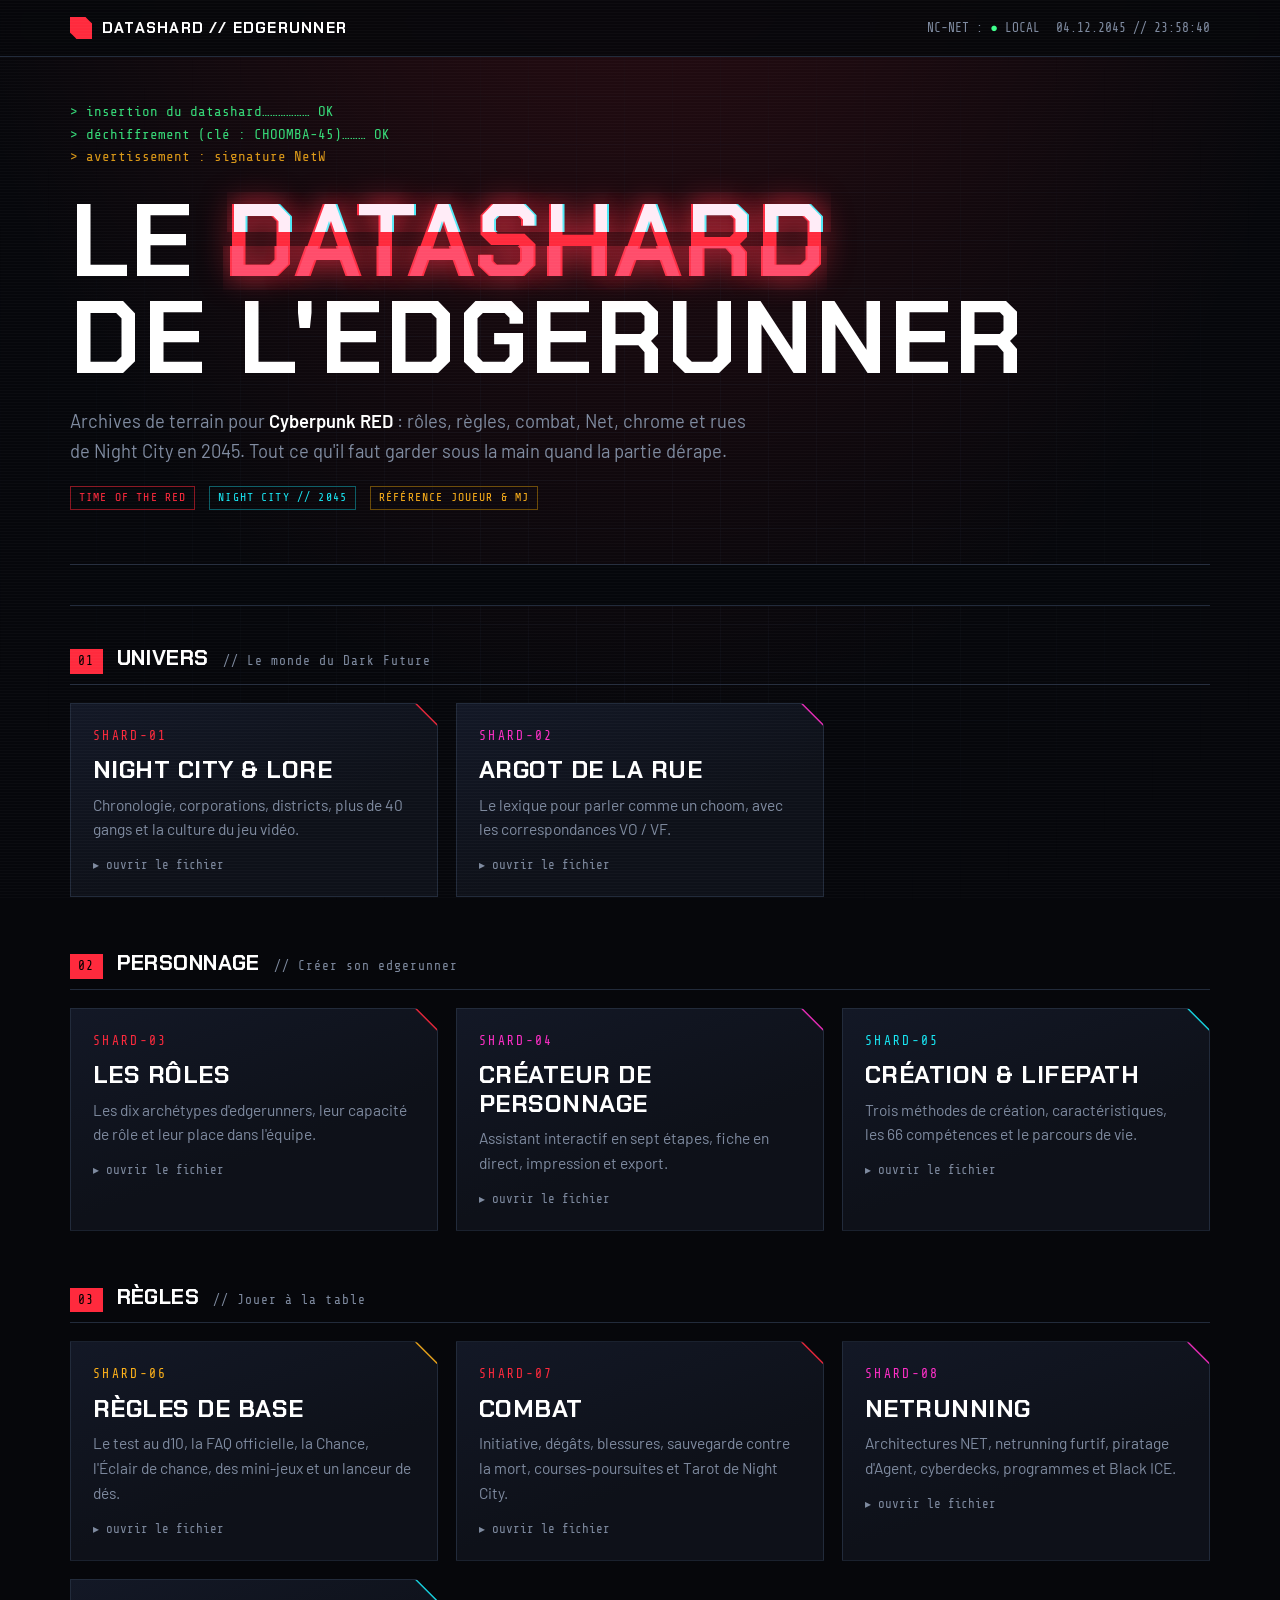
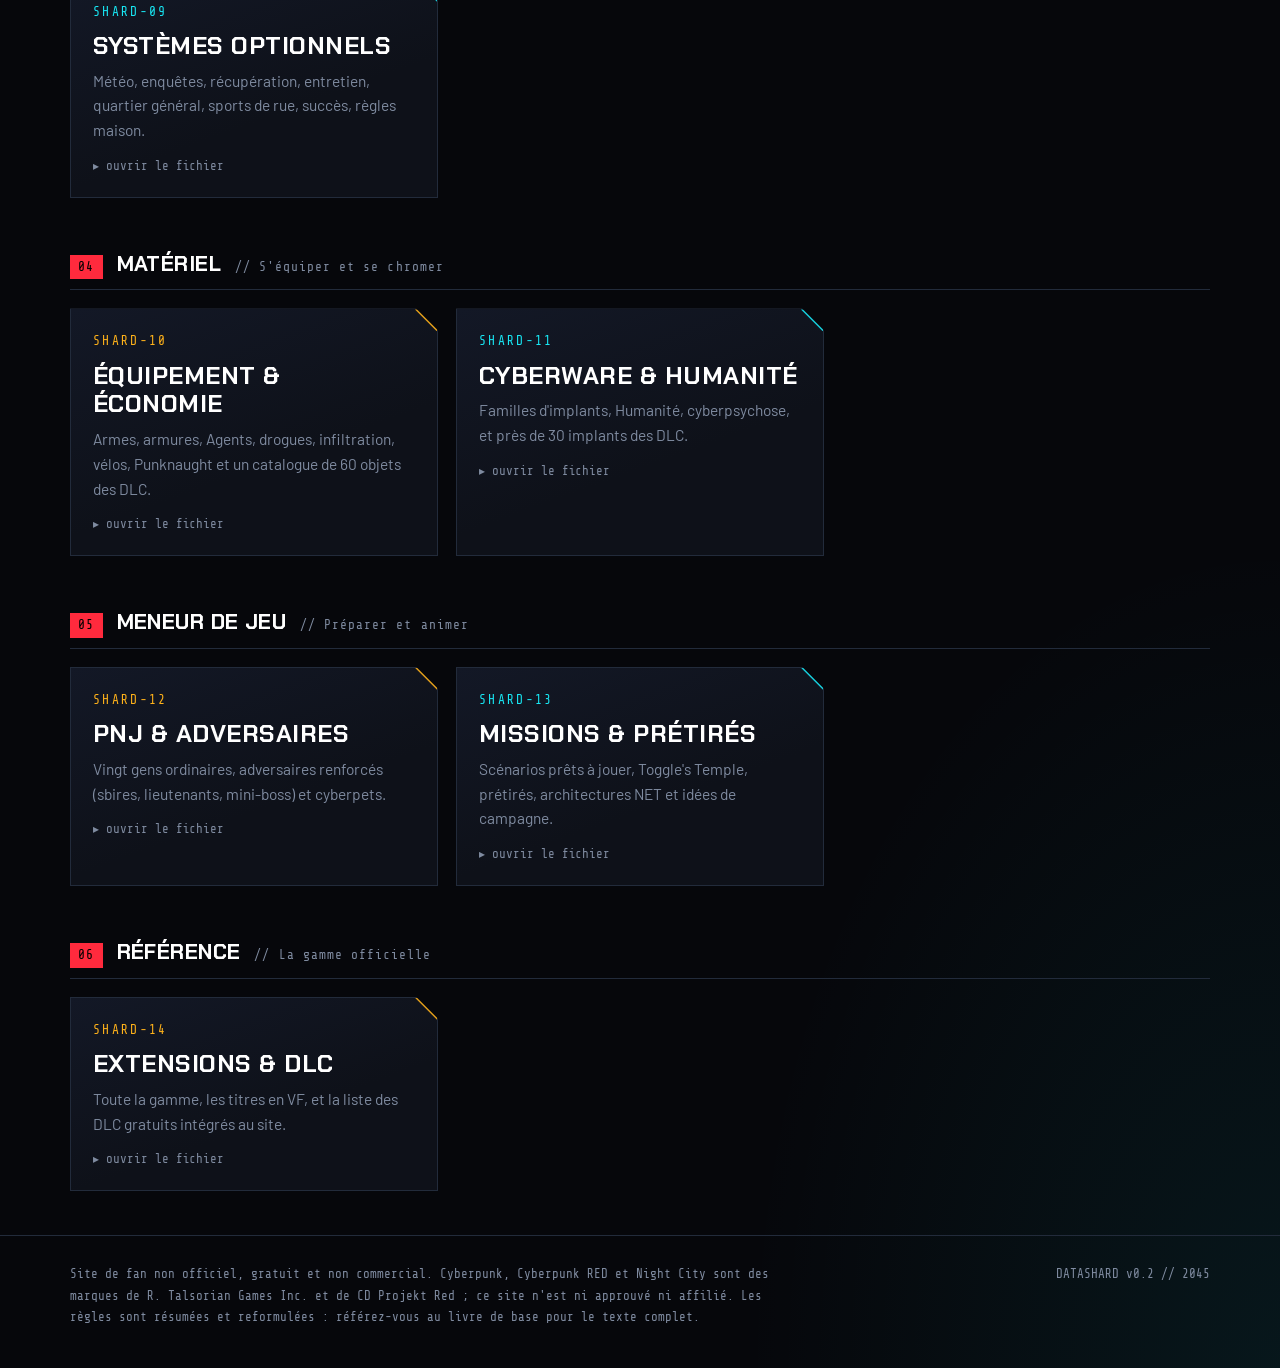
<file: index.html>
<!DOCTYPE html>
<html lang="fr">
<head>
  <meta charset="UTF-8">
  <meta name="viewport" content="width=device-width, initial-scale=1.0">
  <title>Le Datashard de l'Edgerunner</title>
  <meta name="description" content="Site de référence non officiel en français pour le jeu de rôle Cyberpunk RED : rôles, règles, combat, netrunning, cyberware, lore de Night City.">
  <link rel="stylesheet" href="assets/style.css?v=202611210145">
</head>
<body>

<header class="hud">
  <div class="wrap">
    <a class="hud-logo" href="index.html"><span class="chip"></span>Datashard // Edgerunner</a>
    <div class="hud-status">
      <span class="hide-sm">NC-NET : <span class="dot">●</span> LOCAL</span>
      <span data-clock>--.--.2045 // --:--:--</span>
    </div>
  </div>
</header>

<main class="wrap">
  <div class="boot" data-boot aria-hidden="true"></div>

  <section class="hero">
    <h1>Le <span class="red glitch" data-text="Datashard">Datashard</span><br>de l'Edgerunner</h1>
    <p class="sub">Archives de terrain pour <strong>Cyberpunk RED</strong> : rôles, règles, combat, Net, chrome et rues de Night City en 2045. Tout ce qu'il faut garder sous la main quand la partie dérape.</p>
    <div class="meta">
      <span class="tag red">Time of the Red</span>
      <span class="tag cyan">Night City // 2045</span>
      <span class="tag amber">Référence joueur & MJ</span>
    </div>
  </section>

  <div class="ticker" aria-hidden="true">
    <span>// SCREAMSHEET 54 — Les pluies rouges reviennent sur Watson cette semaine · Militech recrute des contractuels pour la reconstruction du centre · Un fixer de Watson offre 2 000 eb pour un netrunner discret · Nouvelle vague de cyberpsychose signalée à Heywood : la Psycho Squad est en alerte · Night Market ce soir sous l'échangeur de Little Europe · Restez en sécurité, choombas //</span>
  </div>

  <nav aria-label="Modules">
    <div class="shard-group"><span class="g-idx">01</span><h2>Univers</h2><span class="g-sub">// Le monde du Dark Future</span></div>
    <div class="shards">
      <a class="shard" href="lore.html">
        <div class="s-code">SHARD-01</div>
        <h2>Night City &amp; Lore</h2>
        <p>Chronologie, corporations, districts, plus de 40 gangs et la culture du jeu vidéo.</p>
        <div class="s-foot">▸ ouvrir le fichier</div>
      </a>
      <a class="shard magenta" href="glossaire.html">
        <div class="s-code">SHARD-02</div>
        <h2>Argot de la rue</h2>
        <p>Le lexique pour parler comme un choom, avec les correspondances VO / VF.</p>
        <div class="s-foot">▸ ouvrir le fichier</div>
      </a>
    </div>
    <div class="shard-group"><span class="g-idx">02</span><h2>Personnage</h2><span class="g-sub">// Créer son edgerunner</span></div>
    <div class="shards">
      <a class="shard" href="roles.html">
        <div class="s-code">SHARD-03</div>
        <h2>Les Rôles</h2>
        <p>Les dix archétypes d'edgerunners, leur capacité de rôle et leur place dans l'équipe.</p>
        <div class="s-foot">▸ ouvrir le fichier</div>
      </a>
      <a class="shard magenta" href="createur.html">
        <div class="s-code">SHARD-04</div>
        <h2>Créateur de personnage</h2>
        <p>Assistant interactif en sept étapes, fiche en direct, impression et export.</p>
        <div class="s-foot">▸ ouvrir le fichier</div>
      </a>
      <a class="shard cyan" href="creation.html">
        <div class="s-code">SHARD-05</div>
        <h2>Création &amp; Lifepath</h2>
        <p>Trois méthodes de création, caractéristiques, les 66 compétences et le parcours de vie.</p>
        <div class="s-foot">▸ ouvrir le fichier</div>
      </a>
    </div>
    <div class="shard-group"><span class="g-idx">03</span><h2>Règles</h2><span class="g-sub">// Jouer à la table</span></div>
    <div class="shards">
      <a class="shard amber" href="regles.html">
        <div class="s-code">SHARD-06</div>
        <h2>Règles de base</h2>
        <p>Le test au d10, la FAQ officielle, la Chance, l'Éclair de chance, des mini-jeux et un lanceur de dés.</p>
        <div class="s-foot">▸ ouvrir le fichier</div>
      </a>
      <a class="shard" href="combat.html">
        <div class="s-code">SHARD-07</div>
        <h2>Combat</h2>
        <p>Initiative, dégâts, blessures, sauvegarde contre la mort, courses-poursuites et Tarot de Night City.</p>
        <div class="s-foot">▸ ouvrir le fichier</div>
      </a>
      <a class="shard magenta" href="netrunning.html">
        <div class="s-code">SHARD-08</div>
        <h2>Netrunning</h2>
        <p>Architectures NET, netrunning furtif, piratage d'Agent, cyberdecks, programmes et Black ICE.</p>
        <div class="s-foot">▸ ouvrir le fichier</div>
      </a>
      <a class="shard cyan" href="systemes.html">
        <div class="s-code">SHARD-09</div>
        <h2>Systèmes optionnels</h2>
        <p>Météo, enquêtes, récupération, entretien, quartier général, sports de rue, succès, règles maison.</p>
        <div class="s-foot">▸ ouvrir le fichier</div>
      </a>
    </div>
    <div class="shard-group"><span class="g-idx">04</span><h2>Matériel</h2><span class="g-sub">// S'équiper et se chromer</span></div>
    <div class="shards">
      <a class="shard amber" href="equipement.html">
        <div class="s-code">SHARD-10</div>
        <h2>Équipement &amp; Économie</h2>
        <p>Armes, armures, Agents, drogues, infiltration, vélos, Punknaught et un catalogue de 60 objets des DLC.</p>
        <div class="s-foot">▸ ouvrir le fichier</div>
      </a>
      <a class="shard cyan" href="cyberware.html">
        <div class="s-code">SHARD-11</div>
        <h2>Cyberware &amp; Humanité</h2>
        <p>Familles d'implants, Humanité, cyberpsychose, et près de 30 implants des DLC.</p>
        <div class="s-foot">▸ ouvrir le fichier</div>
      </a>
    </div>
    <div class="shard-group"><span class="g-idx">05</span><h2>Meneur de jeu</h2><span class="g-sub">// Préparer et animer</span></div>
    <div class="shards">
      <a class="shard amber" href="pnj.html">
        <div class="s-code">SHARD-12</div>
        <h2>PNJ &amp; Adversaires</h2>
        <p>Vingt gens ordinaires, adversaires renforcés (sbires, lieutenants, mini-boss) et cyberpets.</p>
        <div class="s-foot">▸ ouvrir le fichier</div>
      </a>
      <a class="shard cyan" href="missions.html">
        <div class="s-code">SHARD-13</div>
        <h2>Missions &amp; Prétirés</h2>
        <p>Scénarios prêts à jouer, Toggle's Temple, prétirés, architectures NET et idées de campagne.</p>
        <div class="s-foot">▸ ouvrir le fichier</div>
      </a>
    </div>
    <div class="shard-group"><span class="g-idx">06</span><h2>Référence</h2><span class="g-sub">// La gamme officielle</span></div>
    <div class="shards">
      <a class="shard amber" href="extensions.html">
        <div class="s-code">SHARD-14</div>
        <h2>Extensions &amp; DLC</h2>
        <p>Toute la gamme, les titres en VF, et la liste des DLC gratuits intégrés au site.</p>
        <div class="s-foot">▸ ouvrir le fichier</div>
      </a>
    </div>
  </nav>
</main>

<footer class="foot">
  <div class="wrap">
    <div class="legal">Site de fan non officiel, gratuit et non commercial. Cyberpunk, Cyberpunk RED et Night City sont des marques de R. Talsorian Games Inc. et de CD Projekt Red ; ce site n'est ni approuvé ni affilié. Les règles sont résumées et reformulées : référez-vous au livre de base pour le texte complet.</div>
    <div>DATASHARD v0.2 // 2045</div>
  </div>
</footer>

<script src="assets/app.js?v=202611210145"></script>
</body>
</html>
</file>
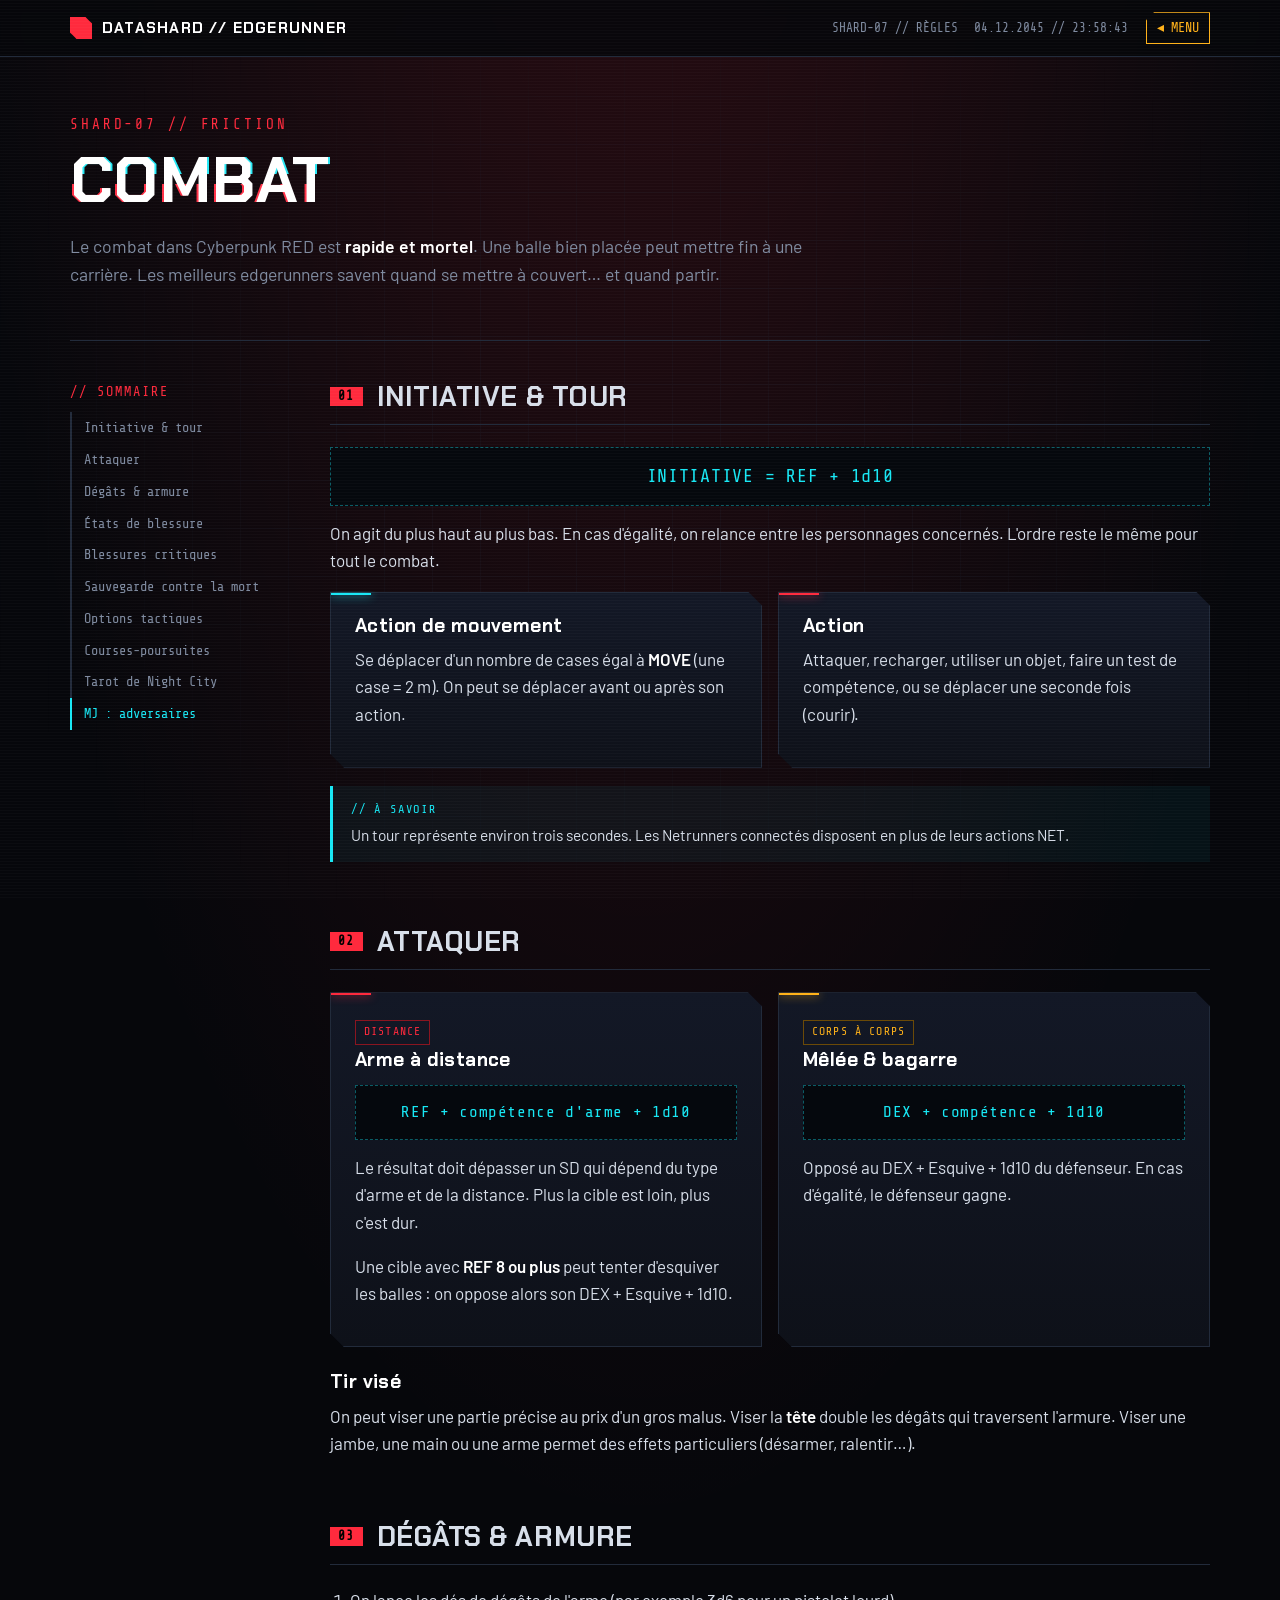
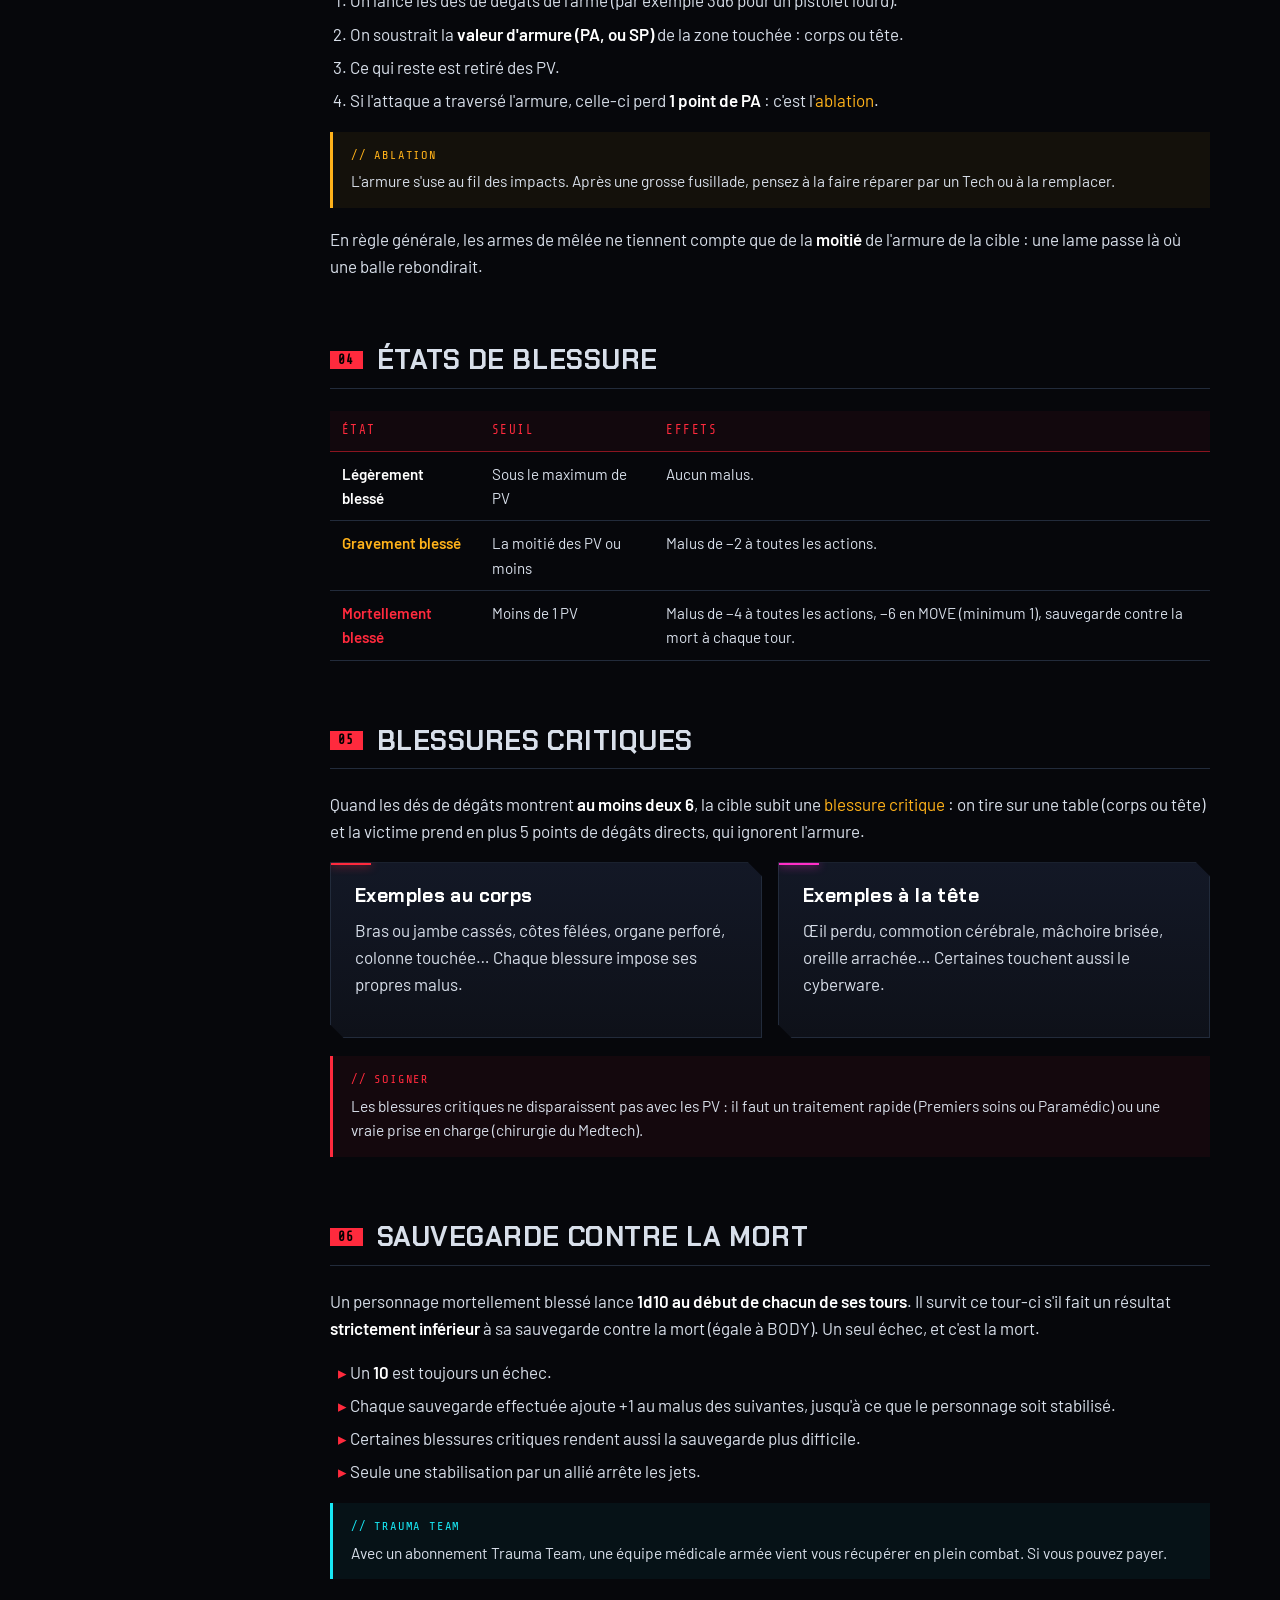
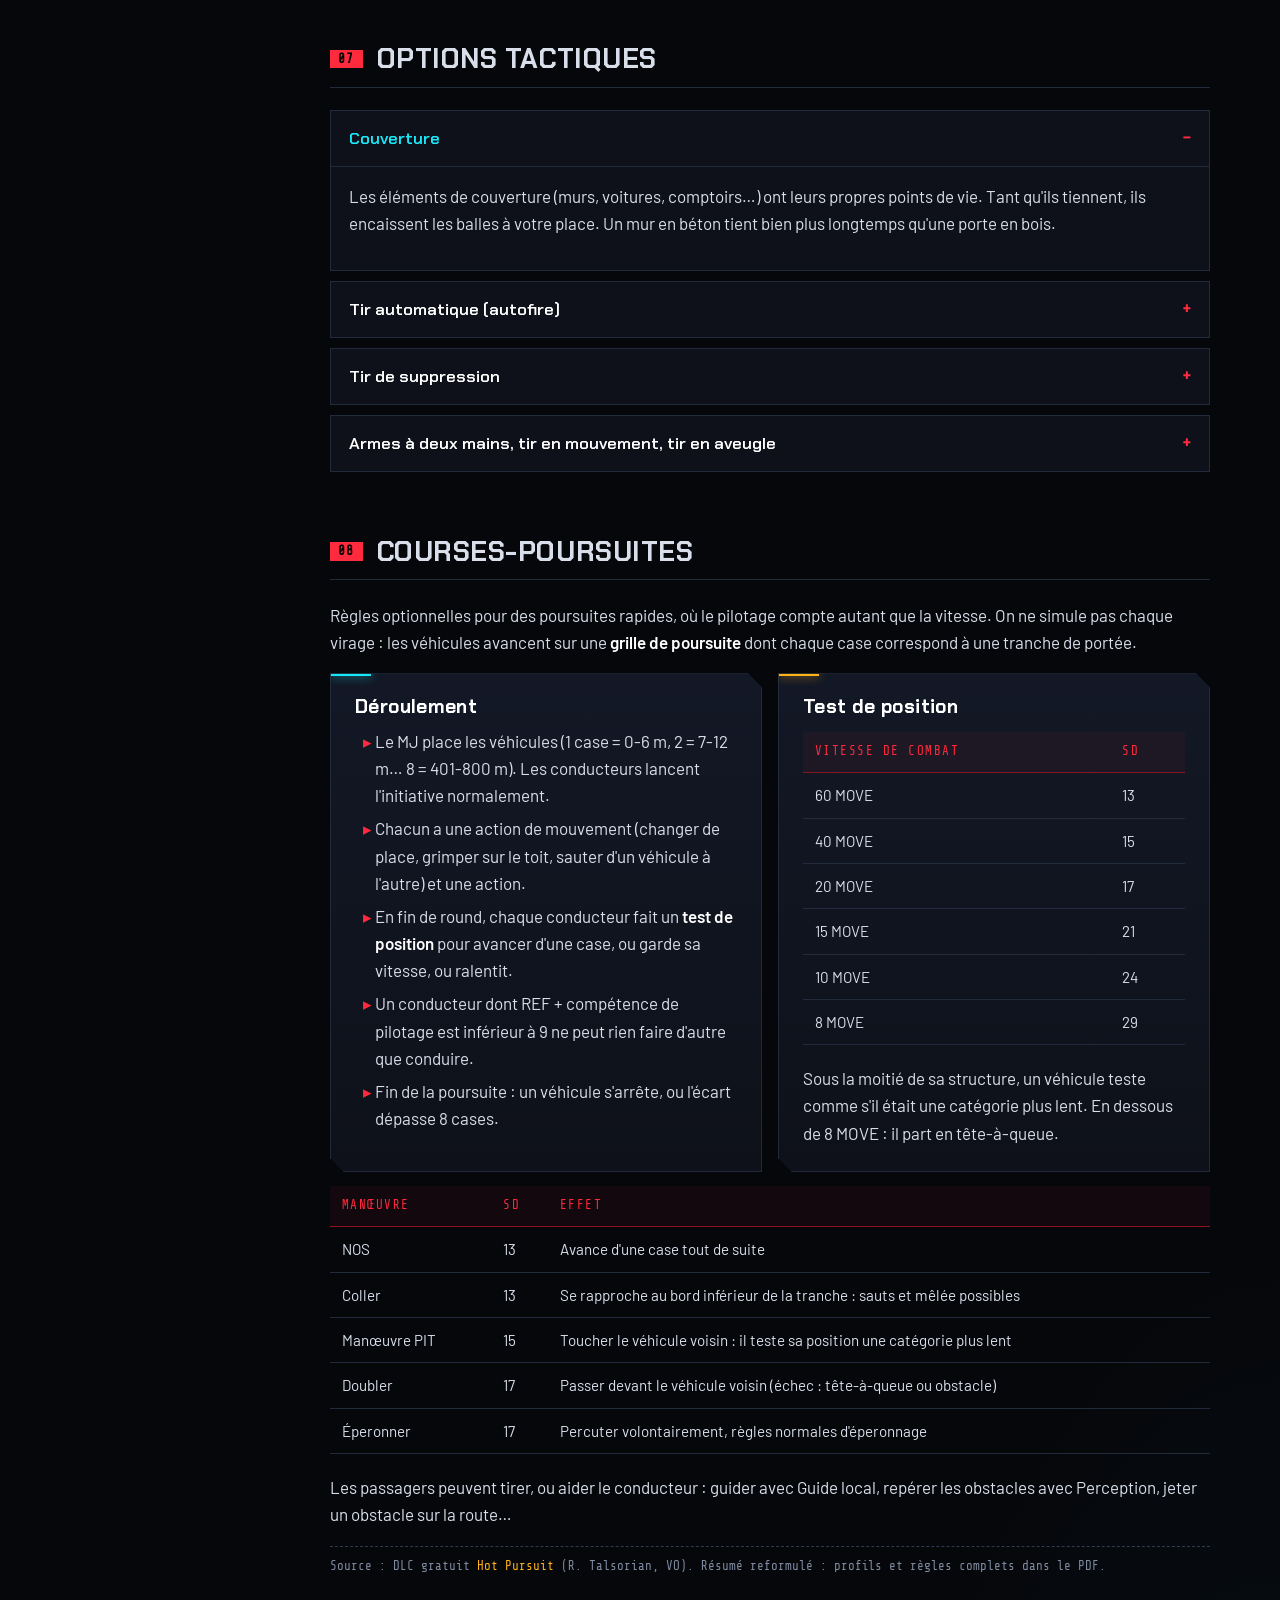
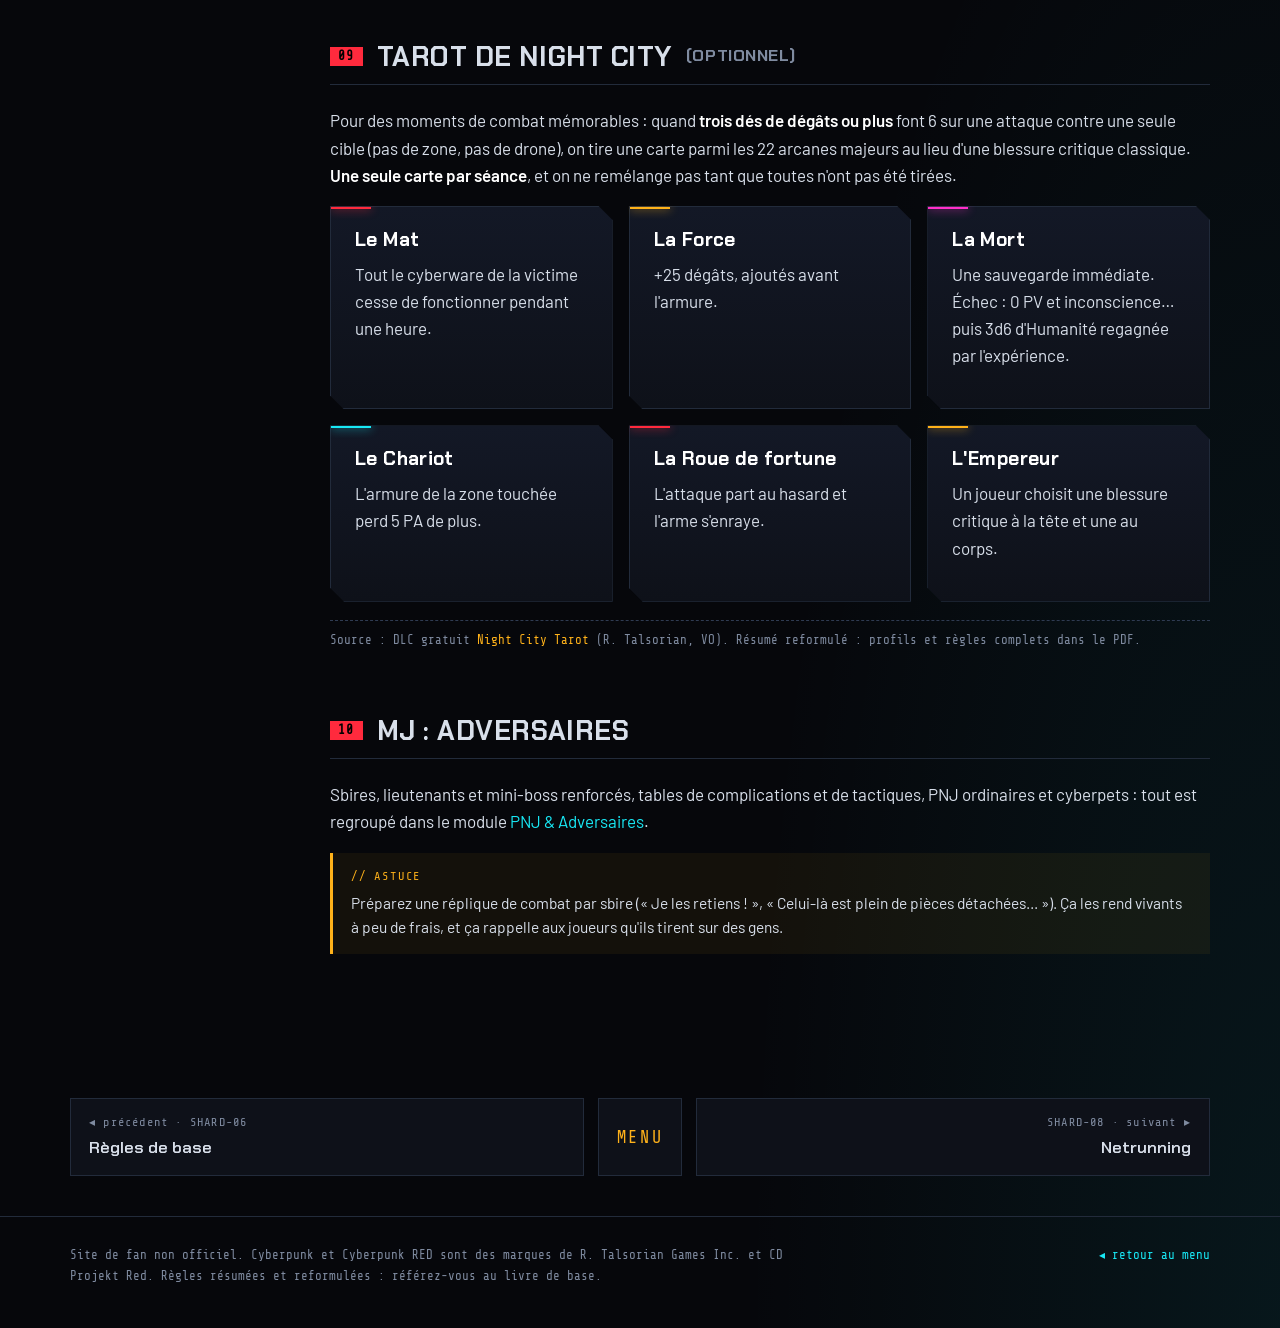
<file: combat.html>
<!DOCTYPE html>
<html lang="fr">
<head>
  <meta charset="UTF-8">
  <meta name="viewport" content="width=device-width, initial-scale=1.0">
  <title>Combat — Datashard</title>
  <link rel="stylesheet" href="assets/style.css?v=202611210145">
</head>
<body>

<header class="hud">
  <div class="wrap">
    <a class="hud-logo" href="index.html"><span class="chip"></span>Datashard // Edgerunner</a>
    <div class="hud-status">
      <span class="hide-sm">SHARD-07 // RÈGLES</span>
      <span data-clock>--.--.2045 // --:--:--</span>
    </div>
    <a class="hud-back" href="index.html">◂ MENU</a>
  </div>
</header>

<main class="wrap">
  <div class="page-head">
    <div class="code">SHARD-07 // FRICTION</div>
    <h1 class="glitch" data-text="Combat">Combat</h1>
    <p class="lede">Le combat dans Cyberpunk RED est <strong>rapide et mortel</strong>. Une balle bien placée peut mettre fin à une carrière. Les meilleurs edgerunners savent quand se mettre à couvert… et quand partir.</p>
  </div>

  <div class="layout">
    <aside class="toc">
      <div class="toc-title">// SOMMAIRE</div>
      <a href="#init">Initiative &amp; tour</a>
      <a href="#attaque">Attaquer</a>
      <a href="#degats">Dégâts &amp; armure</a>
      <a href="#etats">États de blessure</a>
      <a href="#critiques">Blessures critiques</a>
      <a href="#mort">Sauvegarde contre la mort</a>
      <a href="#tactique">Options tactiques</a>
      <a href="#poursuites">Courses-poursuites</a>
      <a href="#tarot">Tarot de Night City</a>
      <a href="#sbires">MJ : adversaires</a>
    </aside>

    <div>
      <section class="block" id="init">
        <h2 data-idx="01">Initiative &amp; tour</h2>
        <div class="formula">INITIATIVE = REF + 1d10</div>
        <p>On agit du plus haut au plus bas. En cas d'égalité, on relance entre les personnages concernés. L'ordre reste le même pour tout le combat.</p>
        <div class="grid g2">
          <div class="panel cyan">
            <h3>Action de mouvement</h3>
            <p>Se déplacer d'un nombre de cases égal à <strong>MOVE</strong> (une case = 2 m). On peut se déplacer avant ou après son action.</p>
          </div>
          <div class="panel">
            <h3>Action</h3>
            <p>Attaquer, recharger, utiliser un objet, faire un test de compétence, ou se déplacer une seconde fois (courir).</p>
          </div>
        </div>
        <div class="callout cyan">
          <span class="label">// À SAVOIR</span>
          Un tour représente environ trois secondes. Les Netrunners connectés disposent en plus de leurs actions NET.
        </div>
      </section>

      <section class="block" id="attaque">
        <h2 data-idx="02">Attaquer</h2>
        <div class="grid g2">
          <div class="panel">
            <span class="tag red">Distance</span>
            <h3>Arme à distance</h3>
            <div class="formula" style="font-size:1rem">REF + compétence d'arme + 1d10</div>
            <p>Le résultat doit dépasser un SD qui dépend du type d'arme et de la distance. Plus la cible est loin, plus c'est dur.</p>
            <p>Une cible avec <strong>REF 8 ou plus</strong> peut tenter d'esquiver les balles : on oppose alors son DEX + Esquive + 1d10.</p>
          </div>
          <div class="panel amber">
            <span class="tag amber">Corps à corps</span>
            <h3>Mêlée &amp; bagarre</h3>
            <div class="formula" style="font-size:1rem">DEX + compétence + 1d10</div>
            <p>Opposé au DEX + Esquive + 1d10 du défenseur. En cas d'égalité, le défenseur gagne.</p>
          </div>
        </div>
        <h3 style="margin-top:24px">Tir visé</h3>
        <p>On peut viser une partie précise au prix d'un gros malus. Viser la <strong>tête</strong> double les dégâts qui traversent l'armure. Viser une jambe, une main ou une arme permet des effets particuliers (désarmer, ralentir…).</p>
      </section>

      <section class="block" id="degats">
        <h2 data-idx="03">Dégâts &amp; armure</h2>
        <ol class="list">
          <li>On lance les dés de dégâts de l'arme (par exemple 3d6 pour un pistolet lourd).</li>
          <li>On soustrait la <strong>valeur d'armure (PA, ou SP)</strong> de la zone touchée : corps ou tête.</li>
          <li>Ce qui reste est retiré des PV.</li>
          <li>Si l'attaque a traversé l'armure, celle-ci perd <strong>1 point de PA</strong> : c'est l'<em>ablation</em>.</li>
        </ol>
        <div class="callout">
          <span class="label">// ABLATION</span>
          L'armure s'use au fil des impacts. Après une grosse fusillade, pensez à la faire réparer par un Tech ou à la remplacer.
        </div>
        <p>En règle générale, les armes de mêlée ne tiennent compte que de la <strong>moitié</strong> de l'armure de la cible : une lame passe là où une balle rebondirait.</p>
      </section>

      <section class="block" id="etats">
        <h2 data-idx="04">États de blessure</h2>
        <div class="table-wrap">
          <table>
            <thead><tr><th>État</th><th>Seuil</th><th>Effets</th></tr></thead>
            <tbody>
              <tr><td><strong>Légèrement blessé</strong></td><td>Sous le maximum de PV</td><td>Aucun malus.</td></tr>
              <tr><td><strong class="crit">Gravement blessé</strong></td><td>La moitié des PV ou moins</td><td>Malus de −2 à toutes les actions.</td></tr>
              <tr><td><strong class="ko">Mortellement blessé</strong></td><td>Moins de 1 PV</td><td>Malus de −4 à toutes les actions, −6 en MOVE (minimum 1), sauvegarde contre la mort à chaque tour.</td></tr>
            </tbody>
          </table>
        </div>
      </section>

      <section class="block" id="critiques">
        <h2 data-idx="05">Blessures critiques</h2>
        <p>Quand les dés de dégâts montrent <strong>au moins deux 6</strong>, la cible subit une <em>blessure critique</em> : on tire sur une table (corps ou tête) et la victime prend en plus 5 points de dégâts directs, qui ignorent l'armure.</p>
        <div class="grid g2">
          <div class="panel">
            <h3>Exemples au corps</h3>
            <p>Bras ou jambe cassés, côtes fêlées, organe perforé, colonne touchée… Chaque blessure impose ses propres malus.</p>
          </div>
          <div class="panel magenta">
            <h3>Exemples à la tête</h3>
            <p>Œil perdu, commotion cérébrale, mâchoire brisée, oreille arrachée… Certaines touchent aussi le cyberware.</p>
          </div>
        </div>
        <div class="callout red">
          <span class="label">// SOIGNER</span>
          Les blessures critiques ne disparaissent pas avec les PV : il faut un traitement rapide (Premiers soins ou Paramédic) ou une vraie prise en charge (chirurgie du Medtech).
        </div>
      </section>

      <section class="block" id="mort">
        <h2 data-idx="06">Sauvegarde contre la mort</h2>
        <p>Un personnage mortellement blessé lance <strong>1d10 au début de chacun de ses tours</strong>. Il survit ce tour-ci s'il fait un résultat <strong>strictement inférieur</strong> à sa sauvegarde contre la mort (égale à BODY). Un seul échec, et c'est la mort.</p>
        <ul class="list">
          <li>Un <strong>10</strong> est toujours un échec.</li>
          <li>Chaque sauvegarde effectuée ajoute +1 au malus des suivantes, jusqu'à ce que le personnage soit stabilisé.</li>
          <li>Certaines blessures critiques rendent aussi la sauvegarde plus difficile.</li>
          <li>Seule une stabilisation par un allié arrête les jets.</li>
        </ul>
        <div class="callout cyan">
          <span class="label">// TRAUMA TEAM</span>
          Avec un abonnement Trauma Team, une équipe médicale armée vient vous récupérer en plein combat. Si vous pouvez payer.
        </div>
      </section>

      <section class="block" id="tactique">
        <h2 data-idx="07">Options tactiques</h2>
        <details class="acc" open>
          <summary>Couverture</summary>
          <div class="acc-body"><p>Les éléments de couverture (murs, voitures, comptoirs…) ont leurs propres points de vie. Tant qu'ils tiennent, ils encaissent les balles à votre place. Un mur en béton tient bien plus longtemps qu'une porte en bois.</p></div>
        </details>
        <details class="acc">
          <summary>Tir automatique (autofire)</summary>
          <div class="acc-body"><p>Les armes qui le permettent peuvent tirer une rafale sur une cible. Cela demande la compétence <em>Tir automatique</em> et beaucoup de munitions. Les dégâts se calculent différemment : on lance moins de dés, mais le résultat est multiplié selon la marge de réussite.</p></div>
        </details>
        <details class="acc">
          <summary>Tir de suppression</summary>
          <div class="acc-body"><p>Au lieu de viser, on arrose une zone. Tous ceux qui s'y trouvent doivent réussir un test de Concentration ou se mettre à couvert immédiatement.</p></div>
        </details>
        <details class="acc">
          <summary>Armes à deux mains, tir en mouvement, tir en aveugle</summary>
          <div class="acc-body"><p>Toutes ces situations imposent des modificateurs. En cas de doute, le MJ applique un malus de −2 à −4 selon la difficulté de la situation.</p></div>
        </details>
      </section>

      <section class="block" id="poursuites">
        <h2 data-idx="08">Courses-poursuites</h2>
        <p>Règles optionnelles pour des poursuites rapides, où le pilotage compte autant que la vitesse. On ne simule pas chaque virage : les véhicules avancent sur une <strong>grille de poursuite</strong> dont chaque case correspond à une tranche de portée.</p>
        <div class="grid g2">
          <div class="panel cyan">
            <h3>Déroulement</h3>
            <ul class="list">
              <li>Le MJ place les véhicules (1 case = 0-6 m, 2 = 7-12 m… 8 = 401-800 m). Les conducteurs lancent l'initiative normalement.</li>
              <li>Chacun a une action de mouvement (changer de place, grimper sur le toit, sauter d'un véhicule à l'autre) et une action.</li>
              <li>En fin de round, chaque conducteur fait un <strong>test de position</strong> pour avancer d'une case, ou garde sa vitesse, ou ralentit.</li>
              <li>Un conducteur dont REF + compétence de pilotage est inférieur à 9 ne peut rien faire d'autre que conduire.</li>
              <li>Fin de la poursuite : un véhicule s'arrête, ou l'écart dépasse 8 cases.</li>
            </ul>
          </div>
          <div class="panel amber">
            <h3>Test de position</h3>
            <div class="table-wrap"><table><thead><tr><th>Vitesse de combat</th><th>SD</th></tr></thead><tbody>
<tr><td>60 MOVE</td><td>13</td></tr>
<tr><td>40 MOVE</td><td>15</td></tr>
<tr><td>20 MOVE</td><td>17</td></tr>
<tr><td>15 MOVE</td><td>21</td></tr>
<tr><td>10 MOVE</td><td>24</td></tr>
<tr><td>8 MOVE</td><td>29</td></tr>
</tbody></table></div>
            <p style="margin:0">Sous la moitié de sa structure, un véhicule teste comme s'il était une catégorie plus lent. En dessous de 8 MOVE : il part en tête-à-queue.</p>
          </div>
        </div>
        <div class="table-wrap"><table><thead><tr><th>Manœuvre</th><th>SD</th><th>Effet</th></tr></thead><tbody>
<tr><td>NOS</td><td>13</td><td>Avance d'une case tout de suite</td></tr>
<tr><td>Coller</td><td>13</td><td>Se rapproche au bord inférieur de la tranche : sauts et mêlée possibles</td></tr>
<tr><td>Manœuvre PIT</td><td>15</td><td>Toucher le véhicule voisin : il teste sa position une catégorie plus lent</td></tr>
<tr><td>Doubler</td><td>17</td><td>Passer devant le véhicule voisin (échec : tête-à-queue ou obstacle)</td></tr>
<tr><td>Éperonner</td><td>17</td><td>Percuter volontairement, règles normales d'éperonnage</td></tr>
</tbody></table></div>
        <p>Les passagers peuvent tirer, ou aider le conducteur : guider avec Guide local, repérer les obstacles avec Perception, jeter un obstacle sur la route…</p>
        <p class="dlc-src">Source : DLC gratuit <a href="https://rtalsoriangames.com/wp-content/uploads/2024/05/RTG-CPR-DLC-HotPursuit.pdf" target="_blank" rel="noopener"><em>Hot Pursuit</em></a> (R. Talsorian, VO). Résumé reformulé : profils et règles complets dans le PDF.</p>
      </section>

      <section class="block" id="tarot">
        <h2 data-idx="09">Tarot de Night City <small style="font-size:.6em;color:var(--muted)">(optionnel)</small></h2>
        <p>Pour des moments de combat mémorables : quand <strong>trois dés de dégâts ou plus</strong> font 6 sur une attaque contre une seule cible (pas de zone, pas de drone), on tire une carte parmi les 22 arcanes majeurs au lieu d'une blessure critique classique. <strong>Une seule carte par séance</strong>, et on ne remélange pas tant que toutes n'ont pas été tirées.</p>
        <div class="grid g3">
          <div class="panel"><h3>Le Mat</h3><p>Tout le cyberware de la victime cesse de fonctionner pendant une heure.</p></div>
          <div class="panel amber"><h3>La Force</h3><p>+25 dégâts, ajoutés avant l'armure.</p></div>
          <div class="panel magenta"><h3>La Mort</h3><p>Une sauvegarde immédiate. Échec : 0 PV et inconscience… puis 3d6 d'Humanité regagnée par l'expérience.</p></div>
          <div class="panel cyan"><h3>Le Chariot</h3><p>L'armure de la zone touchée perd 5 PA de plus.</p></div>
          <div class="panel"><h3>La Roue de fortune</h3><p>L'attaque part au hasard et l'arme s'enraye.</p></div>
          <div class="panel amber"><h3>L'Empereur</h3><p>Un joueur choisit une blessure critique à la tête et une au corps.</p></div>
        </div>
        <p class="dlc-src">Source : DLC gratuit <a href="https://rtalsoriangames.com/wp-content/uploads/2021/11/RTG-CPR-DLC-NightCityTarot-v1.2.pdf" target="_blank" rel="noopener"><em>Night City Tarot</em></a> (R. Talsorian, VO). Résumé reformulé : profils et règles complets dans le PDF.</p>
      </section>

      <section class="block" id="sbires">
        <h2 data-idx="10">MJ : adversaires</h2>
        <p>Sbires, lieutenants et mini-boss renforcés, tables de complications et de tactiques, PNJ ordinaires et cyberpets : tout est regroupé dans le module <a href="pnj.html">PNJ &amp; Adversaires</a>.</p>
        <div class="callout">
          <span class="label">// ASTUCE</span>
          Préparez une réplique de combat par sbire (« Je les retiens ! », « Celui-là est plein de pièces détachées… »). Ça les rend vivants à peu de frais, et ça rappelle aux joueurs qu'ils tirent sur des gens.
        </div>
      </section>
    </div>
  </div>
</main>

<nav class="pager wrap" aria-label="Navigation entre modules">
  <a class="p-prev" href="regles.html"><span class="p-lab">◂ précédent · SHARD-06</span><span class="p-title">Règles de base</span></a>
  <a class="p-menu" href="index.html">MENU</a>
  <a class="p-next" href="netrunning.html"><span class="p-lab">SHARD-08 · suivant ▸</span><span class="p-title">Netrunning</span></a>
</nav>




<footer class="foot">
  <div class="wrap">
    <div class="legal">Site de fan non officiel. Cyberpunk et Cyberpunk RED sont des marques de R. Talsorian Games Inc. et CD Projekt Red. Règles résumées et reformulées : référez-vous au livre de base.</div>
    <div><a href="index.html">◂ retour au menu</a></div>
  </div>
</footer>

<script src="assets/app.js?v=202611210145"></script>
</body>
</html>
</file>
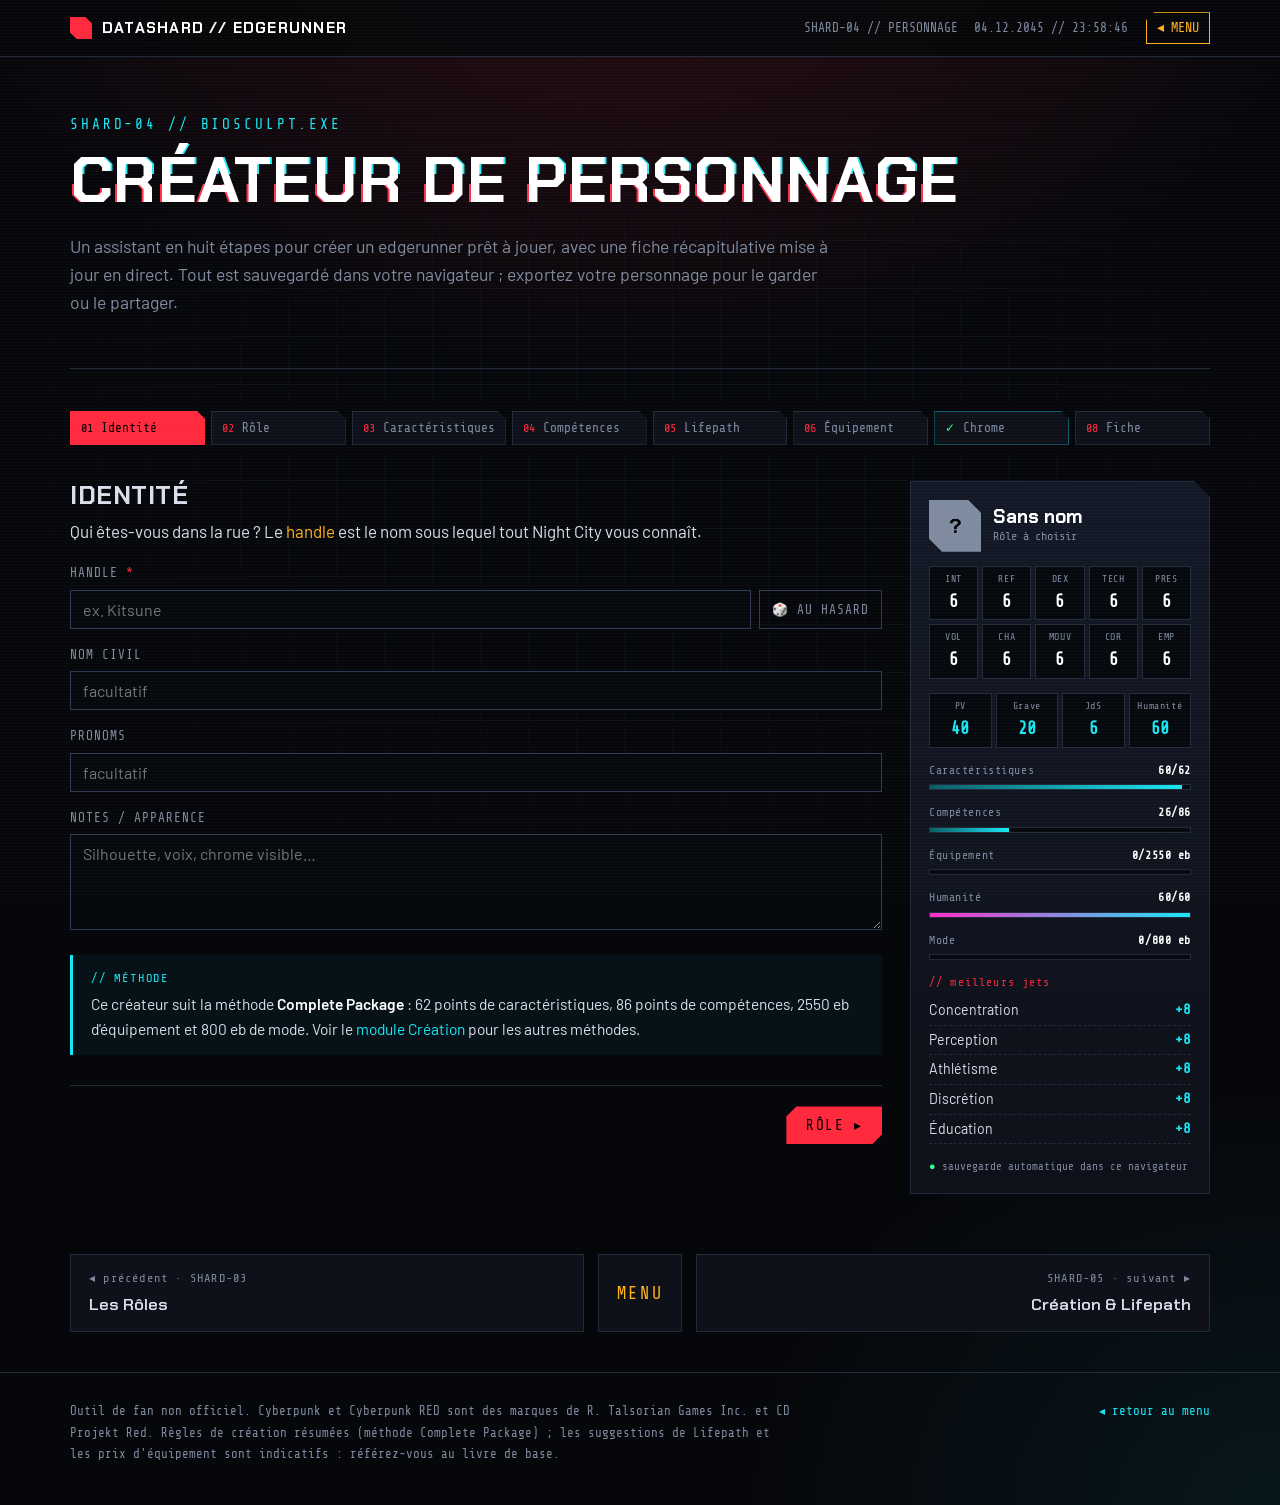
<file: createur.html>
<!DOCTYPE html>
<html lang="fr">
<head>
  <meta charset="UTF-8">
  <meta name="viewport" content="width=device-width, initial-scale=1.0">
  <title>Créateur de personnage — Datashard</title>
  <link rel="stylesheet" href="assets/style.css?v=202611210145">
  <link rel="stylesheet" href="assets/createur.css?v=202611210145">
</head>
<body>

<header class="hud">
  <div class="wrap">
    <a class="hud-logo" href="index.html"><span class="chip"></span>Datashard // Edgerunner</a>
    <div class="hud-status">
      <span class="hide-sm">SHARD-04 // PERSONNAGE</span>
      <span data-clock>--.--.2045 // --:--:--</span>
    </div>
    <a class="hud-back" href="index.html">◂ MENU</a>
  </div>
</header>

<main class="wrap">
  <div class="page-head">
    <div class="code" style="color: var(--cyan)">SHARD-04 // BIOSCULPT.EXE</div>
    <h1 class="glitch" data-text="Créateur de personnage">Créateur de personnage</h1>
    <p class="lede">Un assistant en huit étapes pour créer un edgerunner prêt à jouer, avec une fiche récapitulative mise à jour en direct. Tout est sauvegardé dans votre navigateur ; exportez votre personnage pour le garder ou le partager.</p>
  </div>

  <div id="cc" class="cc">
    <noscript><p class="empty-msg">// le créateur a besoin de JavaScript</p></noscript>
  </div>
</main>

<nav class="pager wrap" aria-label="Navigation entre modules">
  <a class="p-prev" href="roles.html"><span class="p-lab">◂ précédent · SHARD-03</span><span class="p-title">Les Rôles</span></a>
  <a class="p-menu" href="index.html">MENU</a>
  <a class="p-next" href="creation.html"><span class="p-lab">SHARD-05 · suivant ▸</span><span class="p-title">Création &amp; Lifepath</span></a>
</nav>

<footer class="foot">
  <div class="wrap">
    <div class="legal">Outil de fan non officiel. Cyberpunk et Cyberpunk RED sont des marques de R. Talsorian Games Inc. et CD Projekt Red. Règles de création résumées (méthode Complete Package) ; les suggestions de Lifepath et les prix d'équipement sont indicatifs : référez-vous au livre de base.</div>
    <div><a href="index.html">◂ retour au menu</a></div>
  </div>
</footer>

<script src="assets/app.js?v=202611210145"></script>
<script src="assets/createur.js?v=202611210145"></script>
</body>
</html>
</file>
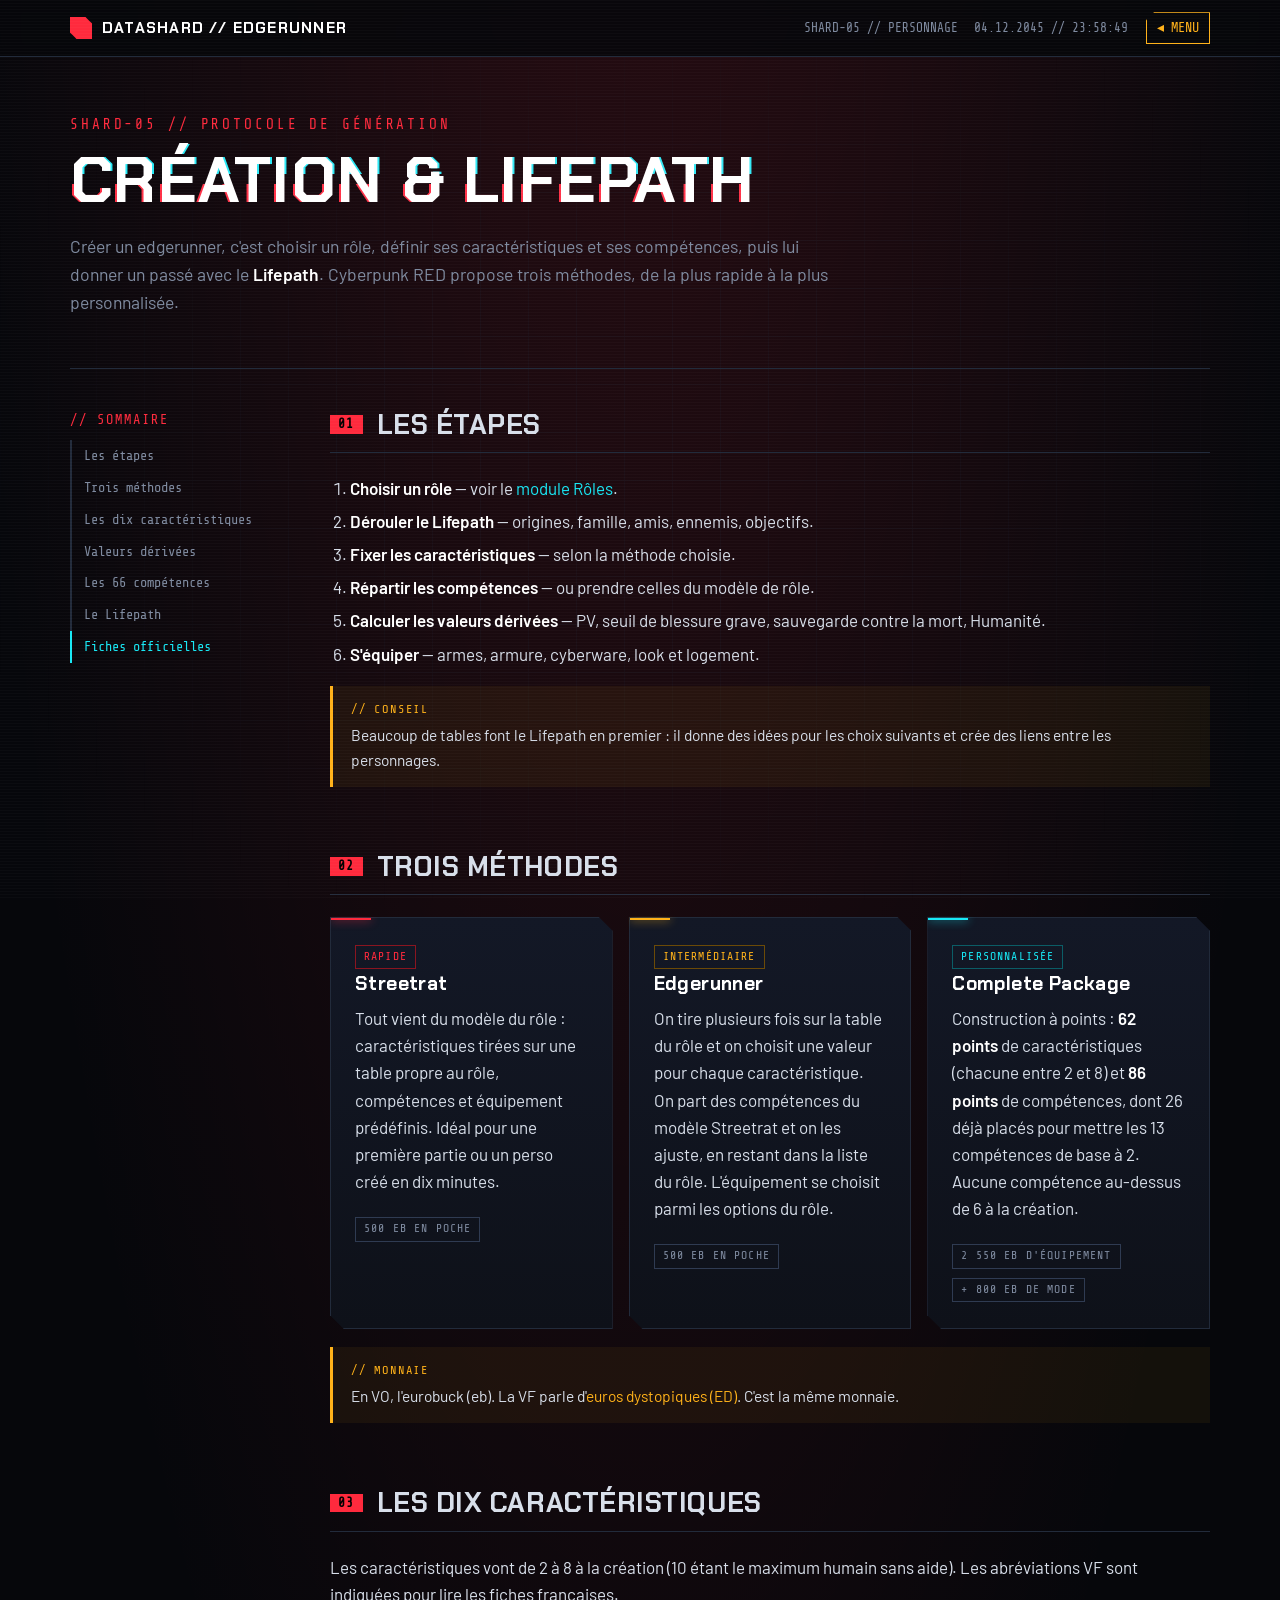
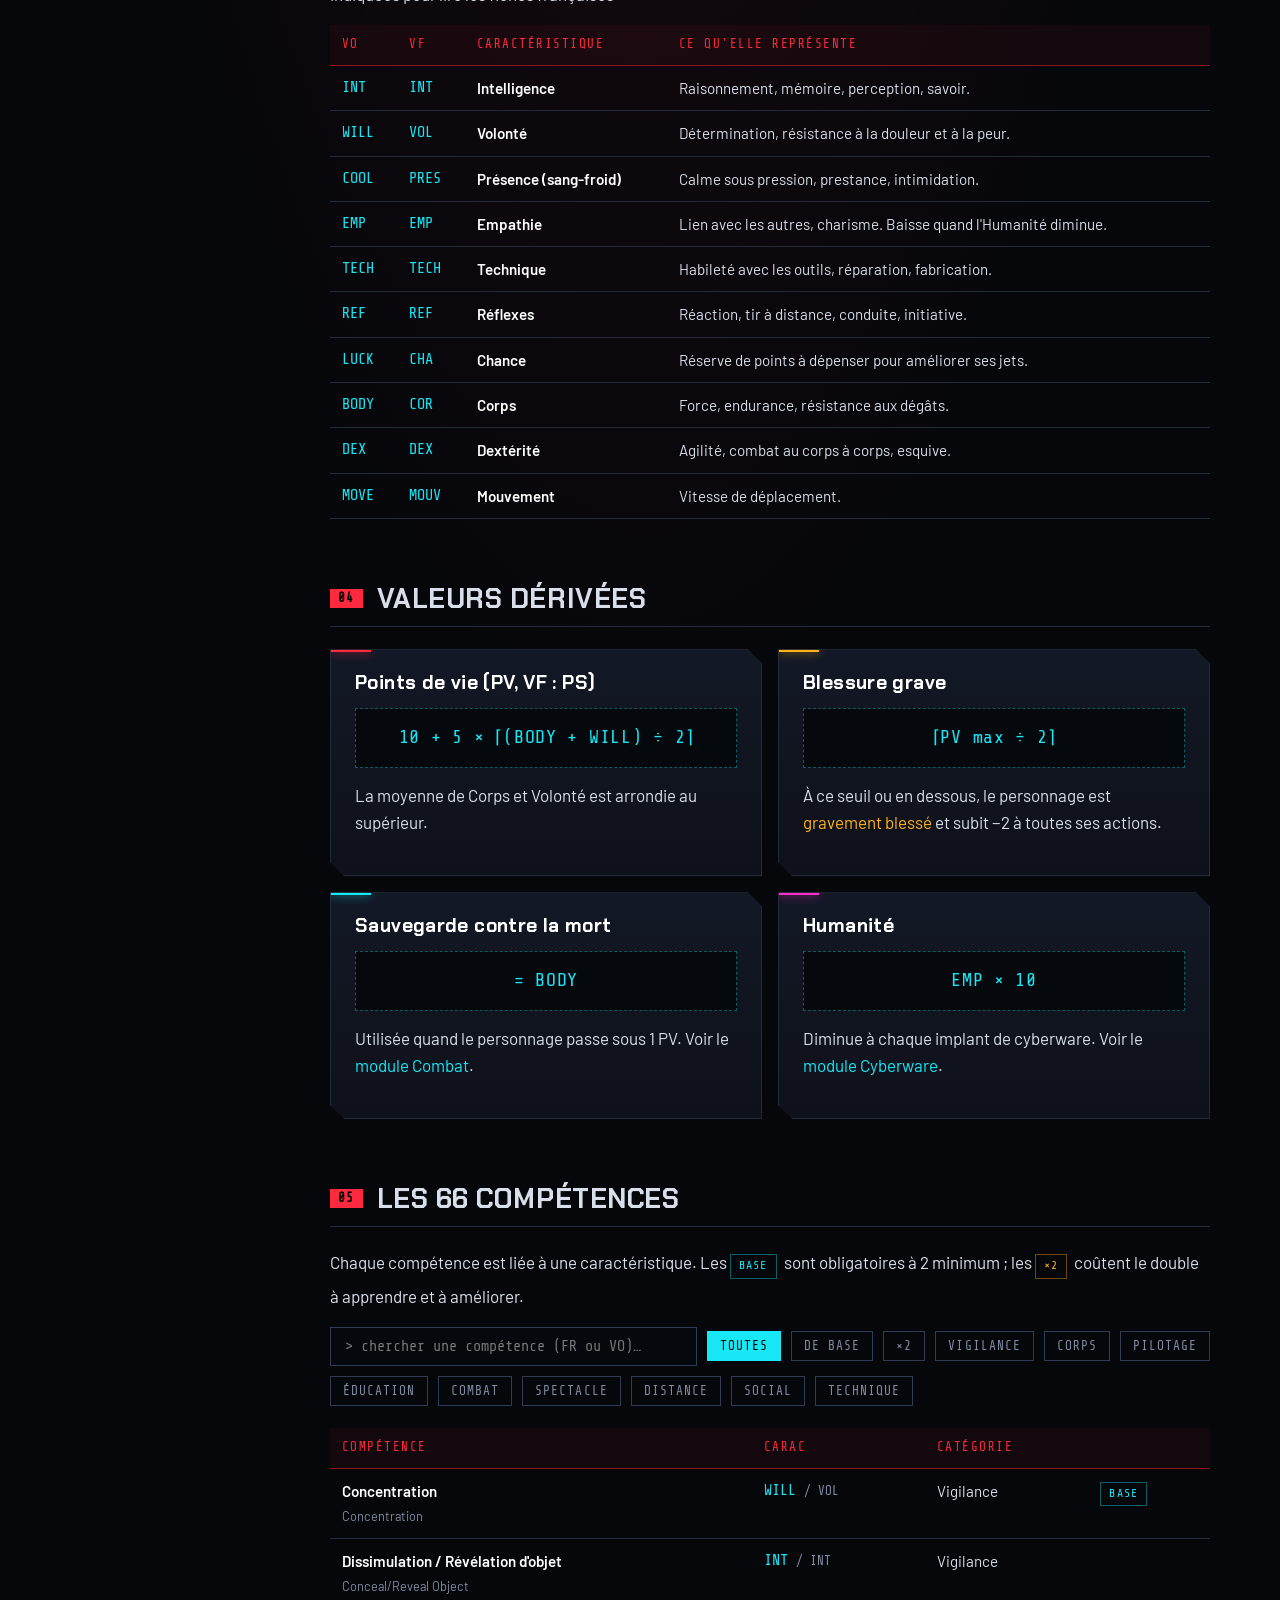
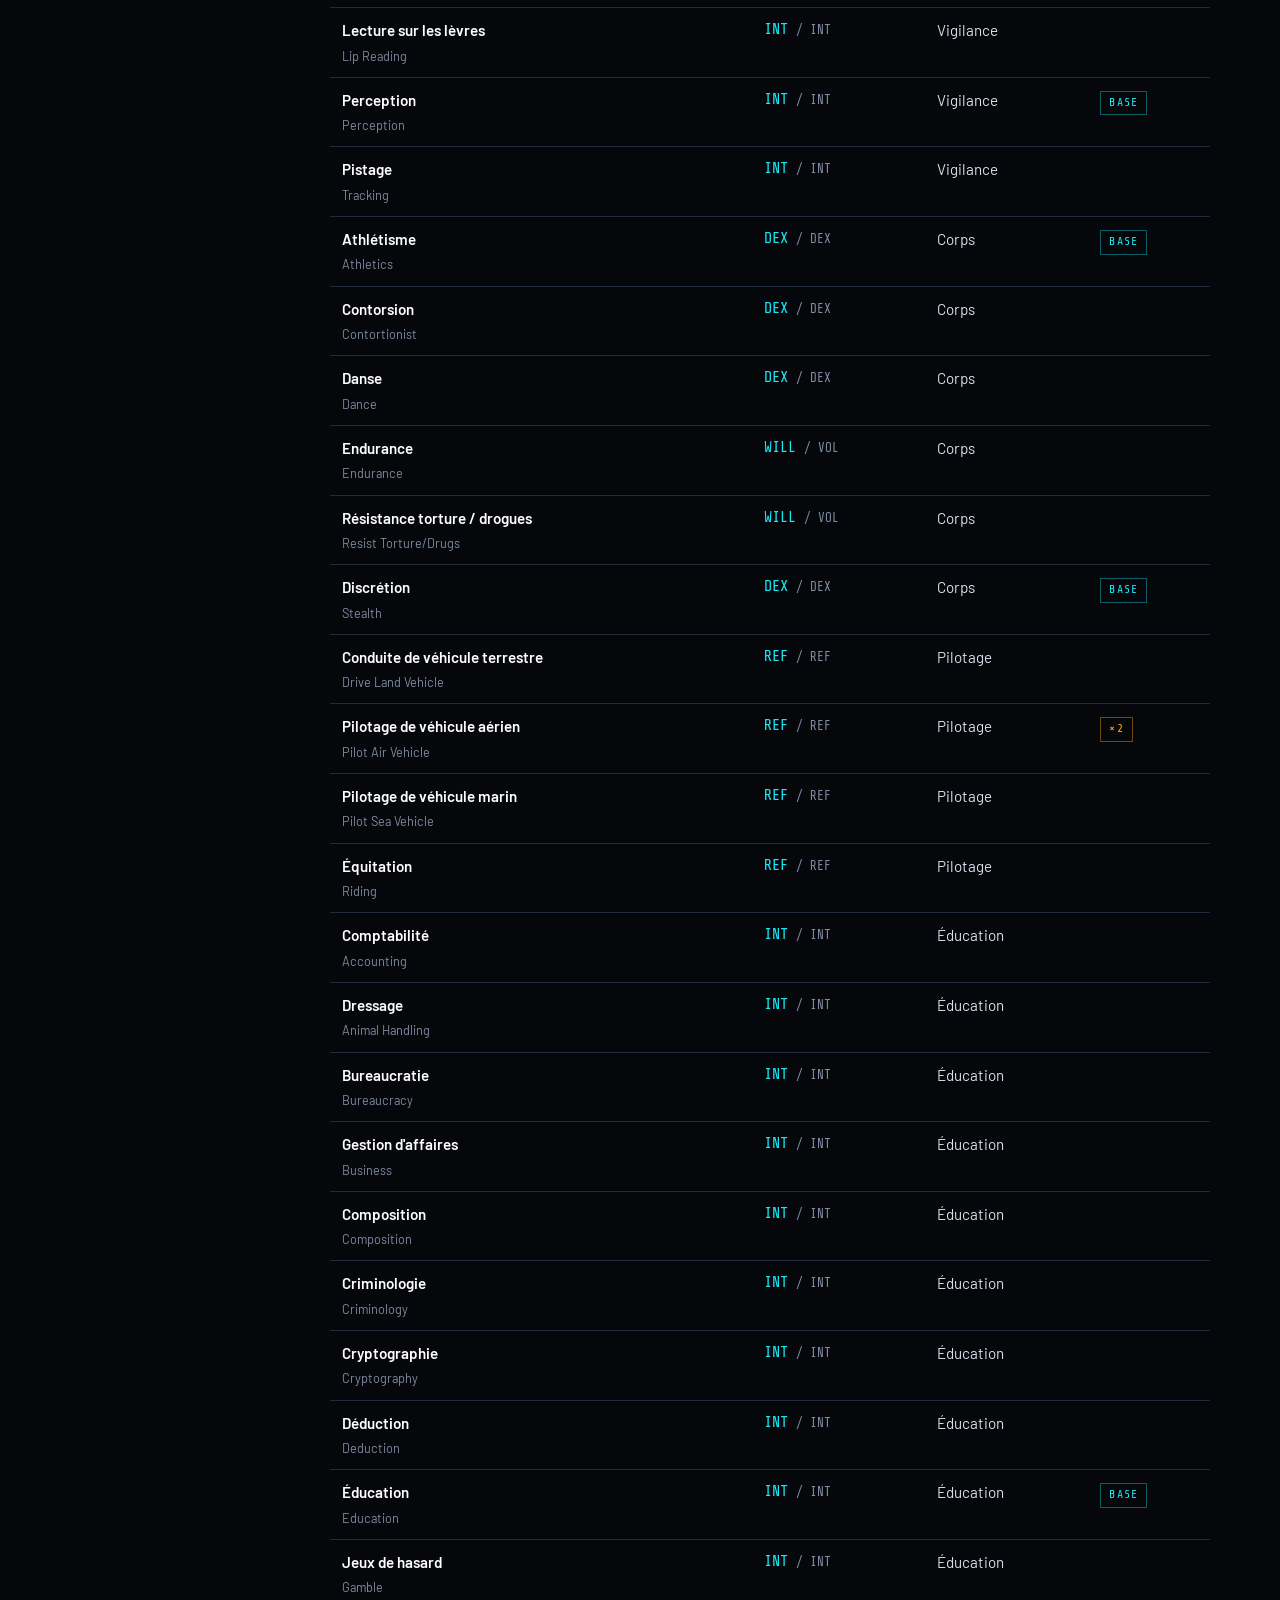
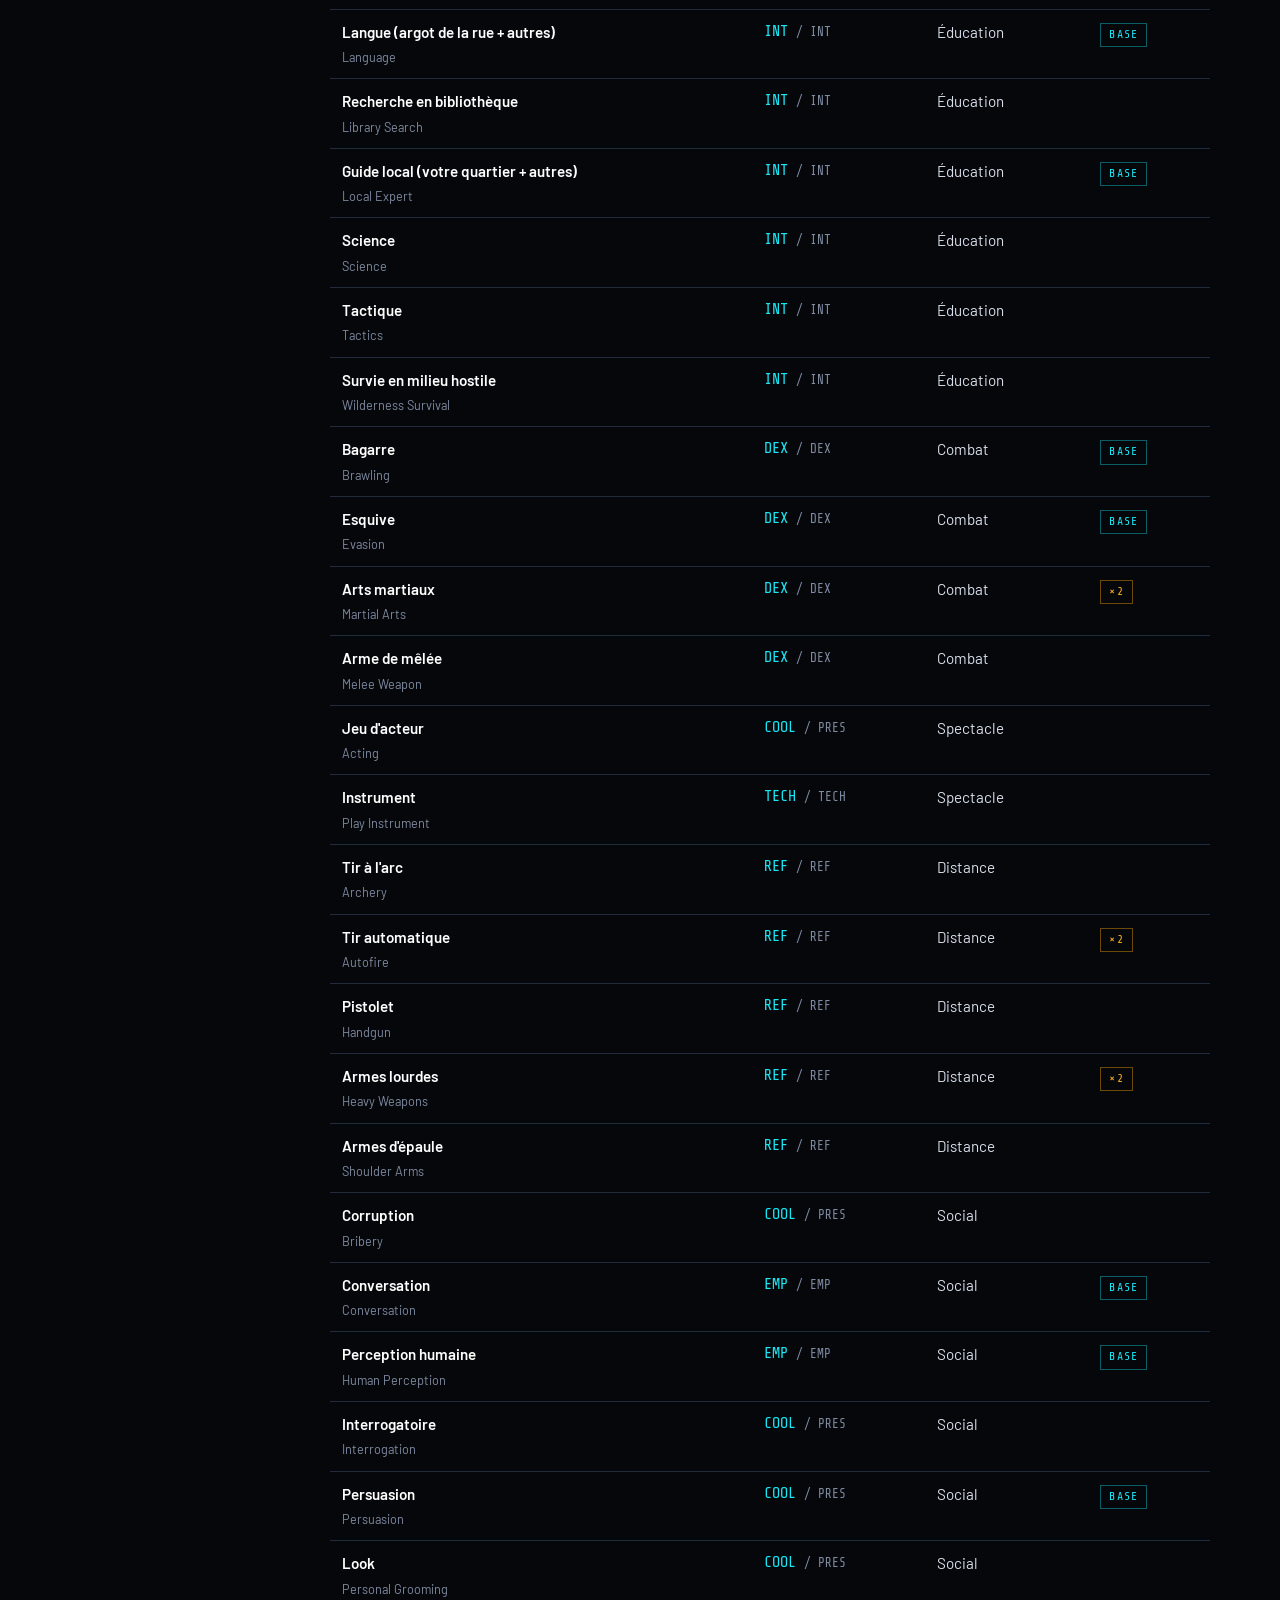
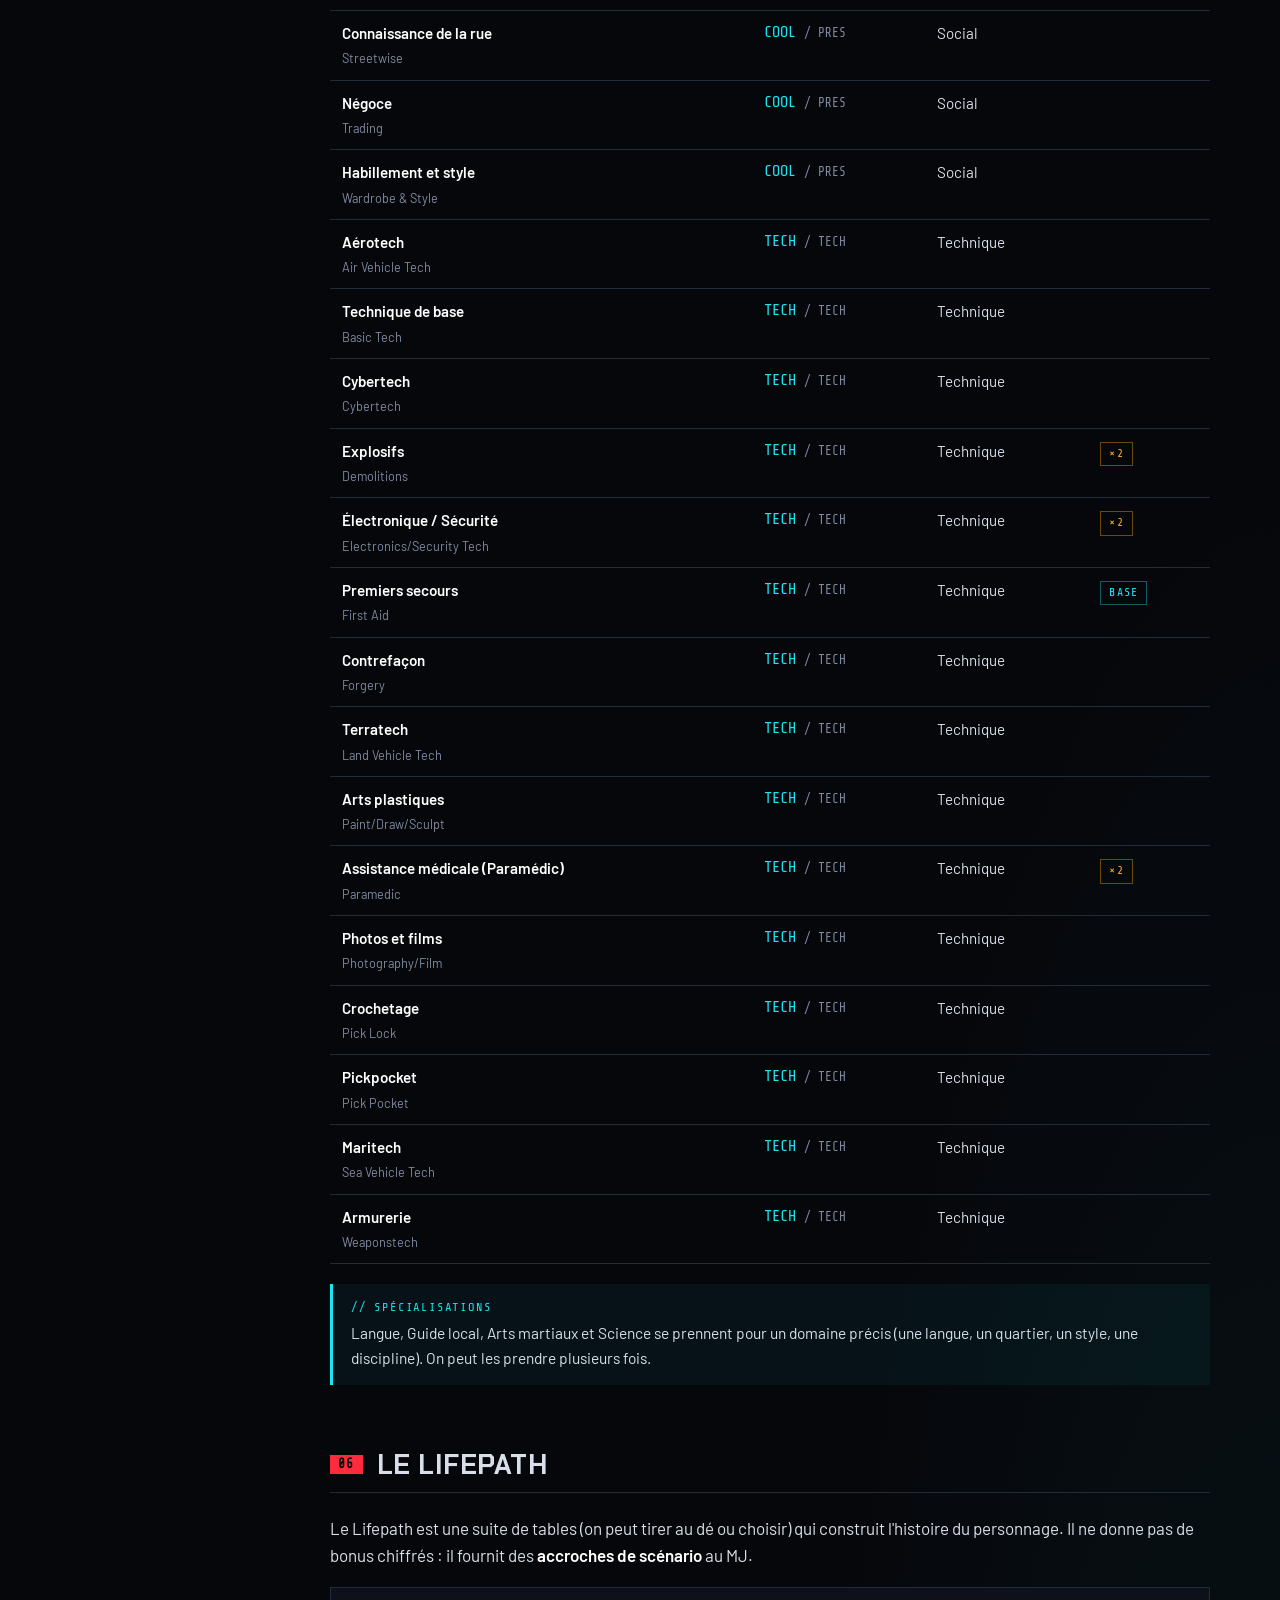
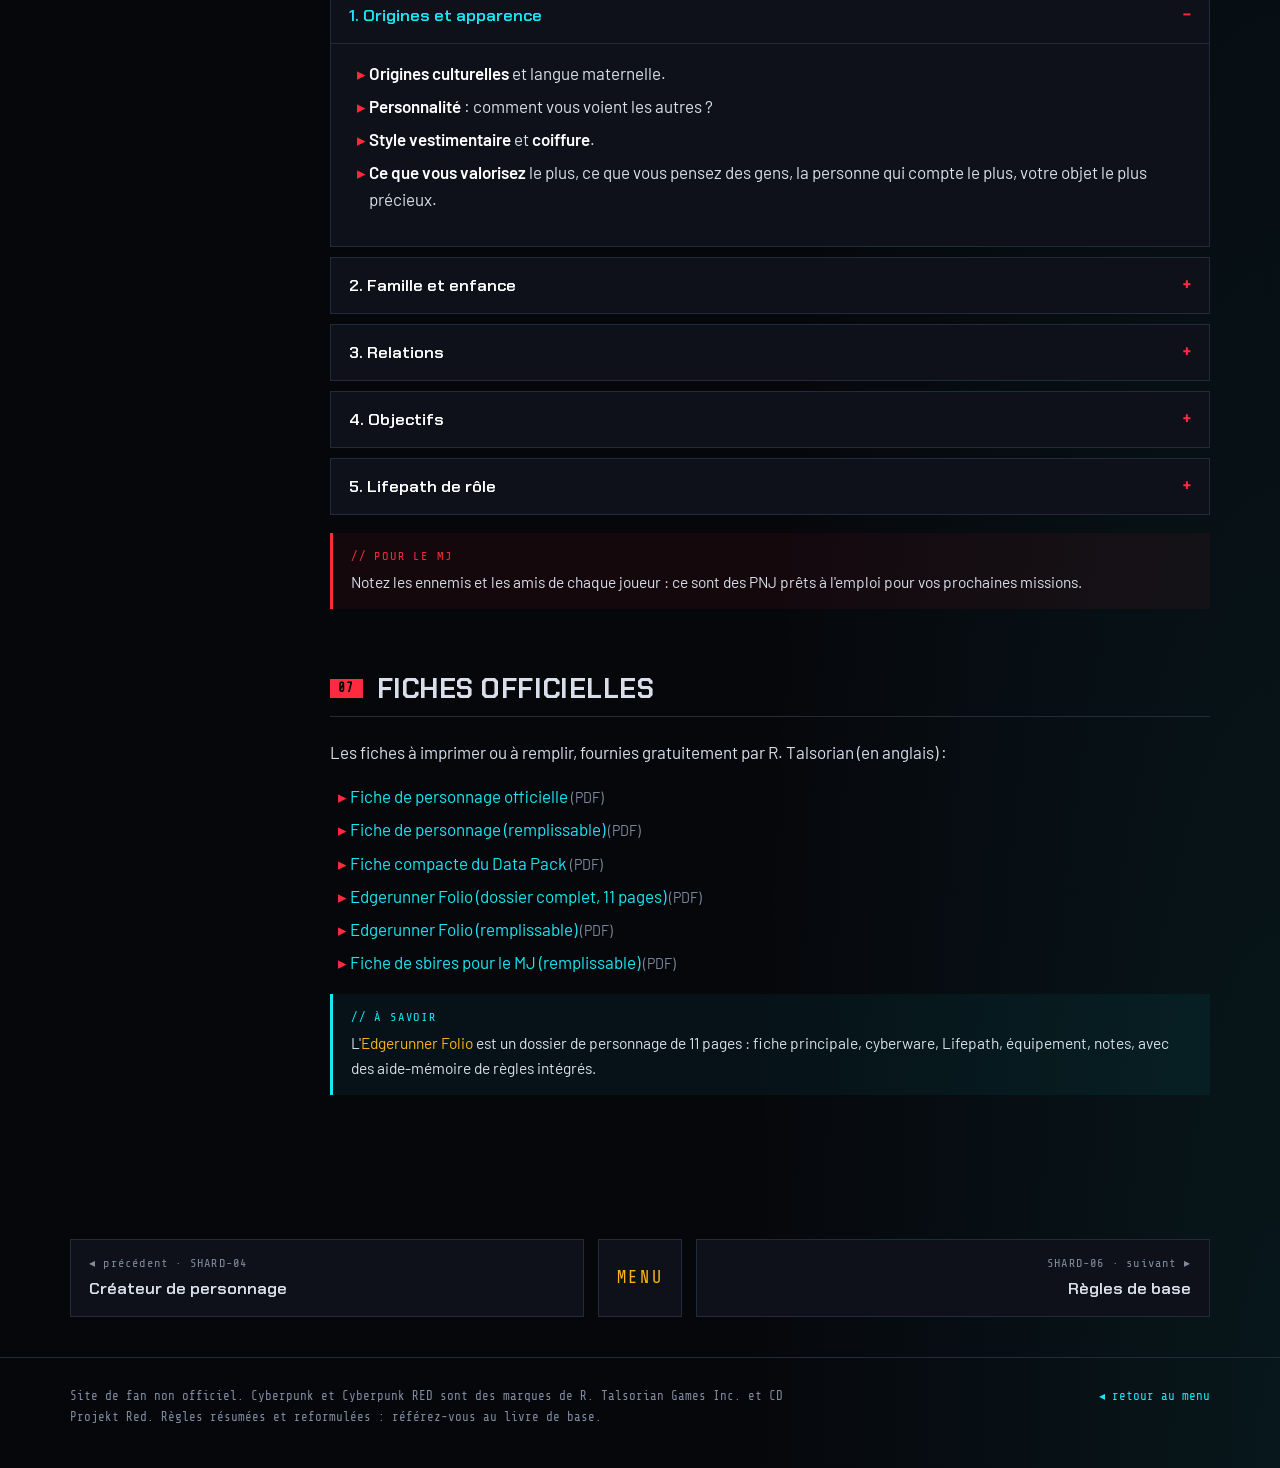
<file: creation.html>
<!DOCTYPE html>
<html lang="fr">
<head>
  <meta charset="UTF-8">
  <meta name="viewport" content="width=device-width, initial-scale=1.0">
  <title>Création &amp; Lifepath — Datashard</title>
  <link rel="stylesheet" href="assets/style.css?v=202611210145">
</head>
<body>

<header class="hud">
  <div class="wrap">
    <a class="hud-logo" href="index.html"><span class="chip"></span>Datashard // Edgerunner</a>
    <div class="hud-status">
      <span class="hide-sm">SHARD-05 // PERSONNAGE</span>
      <span data-clock>--.--.2045 // --:--:--</span>
    </div>
    <a class="hud-back" href="index.html">◂ MENU</a>
  </div>
</header>

<main class="wrap">
  <div class="page-head">
    <div class="code">SHARD-05 // PROTOCOLE DE GÉNÉRATION</div>
    <h1 class="glitch" data-text="Création &amp; Lifepath">Création &amp; Lifepath</h1>
    <p class="lede">Créer un edgerunner, c'est choisir un rôle, définir ses caractéristiques et ses compétences, puis lui donner un passé avec le <strong>Lifepath</strong>. Cyberpunk RED propose trois méthodes, de la plus rapide à la plus personnalisée.</p>
  </div>

  <div class="layout">
    <aside class="toc">
      <div class="toc-title">// SOMMAIRE</div>
      <a href="#etapes">Les étapes</a>
      <a href="#methodes">Trois méthodes</a>
      <a href="#carac">Les dix caractéristiques</a>
      <a href="#derivees">Valeurs dérivées</a>
      <a href="#competences">Les 66 compétences</a>
      <a href="#lifepath">Le Lifepath</a>
      <a href="#fiches">Fiches officielles</a>
    </aside>

    <div>
      <section class="block" id="etapes">
        <h2 data-idx="01">Les étapes</h2>
        <ol class="list">
          <li><strong>Choisir un rôle</strong> — voir le <a href="roles.html">module Rôles</a>.</li>
          <li><strong>Dérouler le Lifepath</strong> — origines, famille, amis, ennemis, objectifs.</li>
          <li><strong>Fixer les caractéristiques</strong> — selon la méthode choisie.</li>
          <li><strong>Répartir les compétences</strong> — ou prendre celles du modèle de rôle.</li>
          <li><strong>Calculer les valeurs dérivées</strong> — PV, seuil de blessure grave, sauvegarde contre la mort, Humanité.</li>
          <li><strong>S'équiper</strong> — armes, armure, cyberware, look et logement.</li>
        </ol>
        <div class="callout">
          <span class="label">// CONSEIL</span>
          Beaucoup de tables font le Lifepath en premier : il donne des idées pour les choix suivants et crée des liens entre les personnages.
        </div>
      </section>

      <section class="block" id="methodes">
        <h2 data-idx="02">Trois méthodes</h2>
        <div class="grid g3">
          <div class="panel">
            <span class="tag red">Rapide</span>
            <h3>Streetrat</h3>
            <p>Tout vient du modèle du rôle : caractéristiques tirées sur une table propre au rôle, compétences et équipement prédéfinis. Idéal pour une première partie ou un perso créé en dix minutes.</p>
            <p style="margin:0"><span class="tag">500 eb en poche</span></p>
          </div>
          <div class="panel amber">
            <span class="tag amber">Intermédiaire</span>
            <h3>Edgerunner</h3>
            <p>On tire plusieurs fois sur la table du rôle et on choisit une valeur pour chaque caractéristique. On part des compétences du modèle Streetrat et on les ajuste, en restant dans la liste du rôle. L'équipement se choisit parmi les options du rôle.</p>
            <p style="margin:0"><span class="tag">500 eb en poche</span></p>
          </div>
          <div class="panel cyan">
            <span class="tag cyan">Personnalisée</span>
            <h3>Complete Package</h3>
            <p>Construction à points : <strong>62 points</strong> de caractéristiques (chacune entre 2 et 8) et <strong>86 points</strong> de compétences, dont 26 déjà placés pour mettre les 13 compétences de base à 2. Aucune compétence au-dessus de 6 à la création.</p>
            <p style="margin:0"><span class="tag">2 550 eb d'équipement</span><span class="tag">+ 800 eb de mode</span></p>
          </div>
        </div>
        <div class="callout">
          <span class="label">// MONNAIE</span>
          En VO, l'eurobuck (eb). La VF parle d'<em>euros dystopiques (ED)</em>. C'est la même monnaie.
        </div>
      </section>

      <section class="block" id="carac">
        <h2 data-idx="03">Les dix caractéristiques</h2>
        <p>Les caractéristiques vont de 2 à 8 à la création (10 étant le maximum humain sans aide). Les abréviations VF sont indiquées pour lire les fiches françaises.</p>
        <div class="table-wrap">
          <table>
            <thead><tr><th>VO</th><th>VF</th><th>Caractéristique</th><th>Ce qu'elle représente</th></tr></thead>
            <tbody>
              <tr><td class="num">INT</td><td class="num">INT</td><td><strong>Intelligence</strong></td><td>Raisonnement, mémoire, perception, savoir.</td></tr>
              <tr><td class="num">WILL</td><td class="num">VOL</td><td><strong>Volonté</strong></td><td>Détermination, résistance à la douleur et à la peur.</td></tr>
              <tr><td class="num">COOL</td><td class="num">PRES</td><td><strong>Présence (sang-froid)</strong></td><td>Calme sous pression, prestance, intimidation.</td></tr>
              <tr><td class="num">EMP</td><td class="num">EMP</td><td><strong>Empathie</strong></td><td>Lien avec les autres, charisme. Baisse quand l'Humanité diminue.</td></tr>
              <tr><td class="num">TECH</td><td class="num">TECH</td><td><strong>Technique</strong></td><td>Habileté avec les outils, réparation, fabrication.</td></tr>
              <tr><td class="num">REF</td><td class="num">REF</td><td><strong>Réflexes</strong></td><td>Réaction, tir à distance, conduite, initiative.</td></tr>
              <tr><td class="num">LUCK</td><td class="num">CHA</td><td><strong>Chance</strong></td><td>Réserve de points à dépenser pour améliorer ses jets.</td></tr>
              <tr><td class="num">BODY</td><td class="num">COR</td><td><strong>Corps</strong></td><td>Force, endurance, résistance aux dégâts.</td></tr>
              <tr><td class="num">DEX</td><td class="num">DEX</td><td><strong>Dextérité</strong></td><td>Agilité, combat au corps à corps, esquive.</td></tr>
              <tr><td class="num">MOVE</td><td class="num">MOUV</td><td><strong>Mouvement</strong></td><td>Vitesse de déplacement.</td></tr>
            </tbody>
          </table>
        </div>
      </section>

      <section class="block" id="derivees">
        <h2 data-idx="04">Valeurs dérivées</h2>
        <div class="grid g2">
          <div class="panel">
            <h3>Points de vie (PV, VF : PS)</h3>
            <div class="formula">10 + 5 × ⌈(BODY + WILL) ÷ 2⌉</div>
            <p>La moyenne de Corps et Volonté est arrondie au supérieur.</p>
          </div>
          <div class="panel amber">
            <h3>Blessure grave</h3>
            <div class="formula">⌈PV max ÷ 2⌉</div>
            <p>À ce seuil ou en dessous, le personnage est <em>gravement blessé</em> et subit −2 à toutes ses actions.</p>
          </div>
          <div class="panel cyan">
            <h3>Sauvegarde contre la mort</h3>
            <div class="formula">= BODY</div>
            <p>Utilisée quand le personnage passe sous 1 PV. Voir le <a href="combat.html#mort">module Combat</a>.</p>
          </div>
          <div class="panel magenta">
            <h3>Humanité</h3>
            <div class="formula">EMP × 10</div>
            <p>Diminue à chaque implant de cyberware. Voir le <a href="cyberware.html#humanite">module Cyberware</a>.</p>
          </div>
        </div>
      </section>

      <section class="block" id="competences" data-filter-scope>
        <h2 data-idx="05">Les 66 compétences</h2>
        <p>Chaque compétence est liée à une caractéristique. Les <span class="tag cyan">base</span> sont obligatoires à 2 minimum ; les <span class="tag amber">×2</span> coûtent le double à apprendre et à améliorer.</p>
        <div class="filterbar">
          <input class="search" type="search" placeholder="> chercher une compétence (FR ou VO)…" data-filter-search aria-label="Rechercher">
          <button class="chip-btn on" data-filter-chip="all">Toutes</button>
          <button class="chip-btn" data-filter-chip="base">De base</button>
          <button class="chip-btn" data-filter-chip="x2">×2</button>
          <button class="chip-btn" data-filter-chip="vigilance">Vigilance</button>
          <button class="chip-btn" data-filter-chip="corps">Corps</button>
          <button class="chip-btn" data-filter-chip="pilotage">Pilotage</button>
          <button class="chip-btn" data-filter-chip="education">Éducation</button>
          <button class="chip-btn" data-filter-chip="combat">Combat</button>
          <button class="chip-btn" data-filter-chip="spectacle">Spectacle</button>
          <button class="chip-btn" data-filter-chip="distance">Distance</button>
          <button class="chip-btn" data-filter-chip="social">Social</button>
          <button class="chip-btn" data-filter-chip="technique">Technique</button>
        </div>
        <div class="table-wrap">
          <table>
            <thead><tr><th>Compétence</th><th>Carac</th><th>Catégorie</th><th></th></tr></thead>
            <tbody>
              <tr data-filter-item data-tags="vigilance base"><td><strong>Concentration</strong><br><small style="color:var(--muted)">Concentration</small></td><td class="num">WILL <small style="color:var(--muted)">/ VOL</small></td><td>Vigilance</td><td><span class="tag cyan">base</span></td></tr>
              <tr data-filter-item data-tags="vigilance"><td><strong>Dissimulation / Révélation d'objet</strong><br><small style="color:var(--muted)">Conceal/Reveal Object</small></td><td class="num">INT <small style="color:var(--muted)">/ INT</small></td><td>Vigilance</td><td></td></tr>
              <tr data-filter-item data-tags="vigilance"><td><strong>Lecture sur les lèvres</strong><br><small style="color:var(--muted)">Lip Reading</small></td><td class="num">INT <small style="color:var(--muted)">/ INT</small></td><td>Vigilance</td><td></td></tr>
              <tr data-filter-item data-tags="vigilance base"><td><strong>Perception</strong><br><small style="color:var(--muted)">Perception</small></td><td class="num">INT <small style="color:var(--muted)">/ INT</small></td><td>Vigilance</td><td><span class="tag cyan">base</span></td></tr>
              <tr data-filter-item data-tags="vigilance"><td><strong>Pistage</strong><br><small style="color:var(--muted)">Tracking</small></td><td class="num">INT <small style="color:var(--muted)">/ INT</small></td><td>Vigilance</td><td></td></tr>
              <tr data-filter-item data-tags="corps base"><td><strong>Athlétisme</strong><br><small style="color:var(--muted)">Athletics</small></td><td class="num">DEX <small style="color:var(--muted)">/ DEX</small></td><td>Corps</td><td><span class="tag cyan">base</span></td></tr>
              <tr data-filter-item data-tags="corps"><td><strong>Contorsion</strong><br><small style="color:var(--muted)">Contortionist</small></td><td class="num">DEX <small style="color:var(--muted)">/ DEX</small></td><td>Corps</td><td></td></tr>
              <tr data-filter-item data-tags="corps"><td><strong>Danse</strong><br><small style="color:var(--muted)">Dance</small></td><td class="num">DEX <small style="color:var(--muted)">/ DEX</small></td><td>Corps</td><td></td></tr>
              <tr data-filter-item data-tags="corps"><td><strong>Endurance</strong><br><small style="color:var(--muted)">Endurance</small></td><td class="num">WILL <small style="color:var(--muted)">/ VOL</small></td><td>Corps</td><td></td></tr>
              <tr data-filter-item data-tags="corps"><td><strong>Résistance torture / drogues</strong><br><small style="color:var(--muted)">Resist Torture/Drugs</small></td><td class="num">WILL <small style="color:var(--muted)">/ VOL</small></td><td>Corps</td><td></td></tr>
              <tr data-filter-item data-tags="corps base"><td><strong>Discrétion</strong><br><small style="color:var(--muted)">Stealth</small></td><td class="num">DEX <small style="color:var(--muted)">/ DEX</small></td><td>Corps</td><td><span class="tag cyan">base</span></td></tr>
              <tr data-filter-item data-tags="pilotage"><td><strong>Conduite de véhicule terrestre</strong><br><small style="color:var(--muted)">Drive Land Vehicle</small></td><td class="num">REF <small style="color:var(--muted)">/ REF</small></td><td>Pilotage</td><td></td></tr>
              <tr data-filter-item data-tags="pilotage x2"><td><strong>Pilotage de véhicule aérien</strong><br><small style="color:var(--muted)">Pilot Air Vehicle</small></td><td class="num">REF <small style="color:var(--muted)">/ REF</small></td><td>Pilotage</td><td><span class="tag amber">×2</span></td></tr>
              <tr data-filter-item data-tags="pilotage"><td><strong>Pilotage de véhicule marin</strong><br><small style="color:var(--muted)">Pilot Sea Vehicle</small></td><td class="num">REF <small style="color:var(--muted)">/ REF</small></td><td>Pilotage</td><td></td></tr>
              <tr data-filter-item data-tags="pilotage"><td><strong>Équitation</strong><br><small style="color:var(--muted)">Riding</small></td><td class="num">REF <small style="color:var(--muted)">/ REF</small></td><td>Pilotage</td><td></td></tr>
              <tr data-filter-item data-tags="education"><td><strong>Comptabilité</strong><br><small style="color:var(--muted)">Accounting</small></td><td class="num">INT <small style="color:var(--muted)">/ INT</small></td><td>Éducation</td><td></td></tr>
              <tr data-filter-item data-tags="education"><td><strong>Dressage</strong><br><small style="color:var(--muted)">Animal Handling</small></td><td class="num">INT <small style="color:var(--muted)">/ INT</small></td><td>Éducation</td><td></td></tr>
              <tr data-filter-item data-tags="education"><td><strong>Bureaucratie</strong><br><small style="color:var(--muted)">Bureaucracy</small></td><td class="num">INT <small style="color:var(--muted)">/ INT</small></td><td>Éducation</td><td></td></tr>
              <tr data-filter-item data-tags="education"><td><strong>Gestion d'affaires</strong><br><small style="color:var(--muted)">Business</small></td><td class="num">INT <small style="color:var(--muted)">/ INT</small></td><td>Éducation</td><td></td></tr>
              <tr data-filter-item data-tags="education"><td><strong>Composition</strong><br><small style="color:var(--muted)">Composition</small></td><td class="num">INT <small style="color:var(--muted)">/ INT</small></td><td>Éducation</td><td></td></tr>
              <tr data-filter-item data-tags="education"><td><strong>Criminologie</strong><br><small style="color:var(--muted)">Criminology</small></td><td class="num">INT <small style="color:var(--muted)">/ INT</small></td><td>Éducation</td><td></td></tr>
              <tr data-filter-item data-tags="education"><td><strong>Cryptographie</strong><br><small style="color:var(--muted)">Cryptography</small></td><td class="num">INT <small style="color:var(--muted)">/ INT</small></td><td>Éducation</td><td></td></tr>
              <tr data-filter-item data-tags="education"><td><strong>Déduction</strong><br><small style="color:var(--muted)">Deduction</small></td><td class="num">INT <small style="color:var(--muted)">/ INT</small></td><td>Éducation</td><td></td></tr>
              <tr data-filter-item data-tags="education base"><td><strong>Éducation</strong><br><small style="color:var(--muted)">Education</small></td><td class="num">INT <small style="color:var(--muted)">/ INT</small></td><td>Éducation</td><td><span class="tag cyan">base</span></td></tr>
              <tr data-filter-item data-tags="education"><td><strong>Jeux de hasard</strong><br><small style="color:var(--muted)">Gamble</small></td><td class="num">INT <small style="color:var(--muted)">/ INT</small></td><td>Éducation</td><td></td></tr>
              <tr data-filter-item data-tags="education base"><td><strong>Langue (argot de la rue + autres)</strong><br><small style="color:var(--muted)">Language</small></td><td class="num">INT <small style="color:var(--muted)">/ INT</small></td><td>Éducation</td><td><span class="tag cyan">base</span></td></tr>
              <tr data-filter-item data-tags="education"><td><strong>Recherche en bibliothèque</strong><br><small style="color:var(--muted)">Library Search</small></td><td class="num">INT <small style="color:var(--muted)">/ INT</small></td><td>Éducation</td><td></td></tr>
              <tr data-filter-item data-tags="education base"><td><strong>Guide local (votre quartier + autres)</strong><br><small style="color:var(--muted)">Local Expert</small></td><td class="num">INT <small style="color:var(--muted)">/ INT</small></td><td>Éducation</td><td><span class="tag cyan">base</span></td></tr>
              <tr data-filter-item data-tags="education"><td><strong>Science</strong><br><small style="color:var(--muted)">Science</small></td><td class="num">INT <small style="color:var(--muted)">/ INT</small></td><td>Éducation</td><td></td></tr>
              <tr data-filter-item data-tags="education"><td><strong>Tactique</strong><br><small style="color:var(--muted)">Tactics</small></td><td class="num">INT <small style="color:var(--muted)">/ INT</small></td><td>Éducation</td><td></td></tr>
              <tr data-filter-item data-tags="education"><td><strong>Survie en milieu hostile</strong><br><small style="color:var(--muted)">Wilderness Survival</small></td><td class="num">INT <small style="color:var(--muted)">/ INT</small></td><td>Éducation</td><td></td></tr>
              <tr data-filter-item data-tags="combat base"><td><strong>Bagarre</strong><br><small style="color:var(--muted)">Brawling</small></td><td class="num">DEX <small style="color:var(--muted)">/ DEX</small></td><td>Combat</td><td><span class="tag cyan">base</span></td></tr>
              <tr data-filter-item data-tags="combat base"><td><strong>Esquive</strong><br><small style="color:var(--muted)">Evasion</small></td><td class="num">DEX <small style="color:var(--muted)">/ DEX</small></td><td>Combat</td><td><span class="tag cyan">base</span></td></tr>
              <tr data-filter-item data-tags="combat x2"><td><strong>Arts martiaux</strong><br><small style="color:var(--muted)">Martial Arts</small></td><td class="num">DEX <small style="color:var(--muted)">/ DEX</small></td><td>Combat</td><td><span class="tag amber">×2</span></td></tr>
              <tr data-filter-item data-tags="combat"><td><strong>Arme de mêlée</strong><br><small style="color:var(--muted)">Melee Weapon</small></td><td class="num">DEX <small style="color:var(--muted)">/ DEX</small></td><td>Combat</td><td></td></tr>
              <tr data-filter-item data-tags="spectacle"><td><strong>Jeu d'acteur</strong><br><small style="color:var(--muted)">Acting</small></td><td class="num">COOL <small style="color:var(--muted)">/ PRES</small></td><td>Spectacle</td><td></td></tr>
              <tr data-filter-item data-tags="spectacle"><td><strong>Instrument</strong><br><small style="color:var(--muted)">Play Instrument</small></td><td class="num">TECH <small style="color:var(--muted)">/ TECH</small></td><td>Spectacle</td><td></td></tr>
              <tr data-filter-item data-tags="distance"><td><strong>Tir à l'arc</strong><br><small style="color:var(--muted)">Archery</small></td><td class="num">REF <small style="color:var(--muted)">/ REF</small></td><td>Distance</td><td></td></tr>
              <tr data-filter-item data-tags="distance x2"><td><strong>Tir automatique</strong><br><small style="color:var(--muted)">Autofire</small></td><td class="num">REF <small style="color:var(--muted)">/ REF</small></td><td>Distance</td><td><span class="tag amber">×2</span></td></tr>
              <tr data-filter-item data-tags="distance"><td><strong>Pistolet</strong><br><small style="color:var(--muted)">Handgun</small></td><td class="num">REF <small style="color:var(--muted)">/ REF</small></td><td>Distance</td><td></td></tr>
              <tr data-filter-item data-tags="distance x2"><td><strong>Armes lourdes</strong><br><small style="color:var(--muted)">Heavy Weapons</small></td><td class="num">REF <small style="color:var(--muted)">/ REF</small></td><td>Distance</td><td><span class="tag amber">×2</span></td></tr>
              <tr data-filter-item data-tags="distance"><td><strong>Armes d'épaule</strong><br><small style="color:var(--muted)">Shoulder Arms</small></td><td class="num">REF <small style="color:var(--muted)">/ REF</small></td><td>Distance</td><td></td></tr>
              <tr data-filter-item data-tags="social"><td><strong>Corruption</strong><br><small style="color:var(--muted)">Bribery</small></td><td class="num">COOL <small style="color:var(--muted)">/ PRES</small></td><td>Social</td><td></td></tr>
              <tr data-filter-item data-tags="social base"><td><strong>Conversation</strong><br><small style="color:var(--muted)">Conversation</small></td><td class="num">EMP <small style="color:var(--muted)">/ EMP</small></td><td>Social</td><td><span class="tag cyan">base</span></td></tr>
              <tr data-filter-item data-tags="social base"><td><strong>Perception humaine</strong><br><small style="color:var(--muted)">Human Perception</small></td><td class="num">EMP <small style="color:var(--muted)">/ EMP</small></td><td>Social</td><td><span class="tag cyan">base</span></td></tr>
              <tr data-filter-item data-tags="social"><td><strong>Interrogatoire</strong><br><small style="color:var(--muted)">Interrogation</small></td><td class="num">COOL <small style="color:var(--muted)">/ PRES</small></td><td>Social</td><td></td></tr>
              <tr data-filter-item data-tags="social base"><td><strong>Persuasion</strong><br><small style="color:var(--muted)">Persuasion</small></td><td class="num">COOL <small style="color:var(--muted)">/ PRES</small></td><td>Social</td><td><span class="tag cyan">base</span></td></tr>
              <tr data-filter-item data-tags="social"><td><strong>Look</strong><br><small style="color:var(--muted)">Personal Grooming</small></td><td class="num">COOL <small style="color:var(--muted)">/ PRES</small></td><td>Social</td><td></td></tr>
              <tr data-filter-item data-tags="social"><td><strong>Connaissance de la rue</strong><br><small style="color:var(--muted)">Streetwise</small></td><td class="num">COOL <small style="color:var(--muted)">/ PRES</small></td><td>Social</td><td></td></tr>
              <tr data-filter-item data-tags="social"><td><strong>Négoce</strong><br><small style="color:var(--muted)">Trading</small></td><td class="num">COOL <small style="color:var(--muted)">/ PRES</small></td><td>Social</td><td></td></tr>
              <tr data-filter-item data-tags="social"><td><strong>Habillement et style</strong><br><small style="color:var(--muted)">Wardrobe & Style</small></td><td class="num">COOL <small style="color:var(--muted)">/ PRES</small></td><td>Social</td><td></td></tr>
              <tr data-filter-item data-tags="technique"><td><strong>Aérotech</strong><br><small style="color:var(--muted)">Air Vehicle Tech</small></td><td class="num">TECH <small style="color:var(--muted)">/ TECH</small></td><td>Technique</td><td></td></tr>
              <tr data-filter-item data-tags="technique"><td><strong>Technique de base</strong><br><small style="color:var(--muted)">Basic Tech</small></td><td class="num">TECH <small style="color:var(--muted)">/ TECH</small></td><td>Technique</td><td></td></tr>
              <tr data-filter-item data-tags="technique"><td><strong>Cybertech</strong><br><small style="color:var(--muted)">Cybertech</small></td><td class="num">TECH <small style="color:var(--muted)">/ TECH</small></td><td>Technique</td><td></td></tr>
              <tr data-filter-item data-tags="technique x2"><td><strong>Explosifs</strong><br><small style="color:var(--muted)">Demolitions</small></td><td class="num">TECH <small style="color:var(--muted)">/ TECH</small></td><td>Technique</td><td><span class="tag amber">×2</span></td></tr>
              <tr data-filter-item data-tags="technique x2"><td><strong>Électronique / Sécurité</strong><br><small style="color:var(--muted)">Electronics/Security Tech</small></td><td class="num">TECH <small style="color:var(--muted)">/ TECH</small></td><td>Technique</td><td><span class="tag amber">×2</span></td></tr>
              <tr data-filter-item data-tags="technique base"><td><strong>Premiers secours</strong><br><small style="color:var(--muted)">First Aid</small></td><td class="num">TECH <small style="color:var(--muted)">/ TECH</small></td><td>Technique</td><td><span class="tag cyan">base</span></td></tr>
              <tr data-filter-item data-tags="technique"><td><strong>Contrefaçon</strong><br><small style="color:var(--muted)">Forgery</small></td><td class="num">TECH <small style="color:var(--muted)">/ TECH</small></td><td>Technique</td><td></td></tr>
              <tr data-filter-item data-tags="technique"><td><strong>Terratech</strong><br><small style="color:var(--muted)">Land Vehicle Tech</small></td><td class="num">TECH <small style="color:var(--muted)">/ TECH</small></td><td>Technique</td><td></td></tr>
              <tr data-filter-item data-tags="technique"><td><strong>Arts plastiques</strong><br><small style="color:var(--muted)">Paint/Draw/Sculpt</small></td><td class="num">TECH <small style="color:var(--muted)">/ TECH</small></td><td>Technique</td><td></td></tr>
              <tr data-filter-item data-tags="technique x2"><td><strong>Assistance médicale (Paramédic)</strong><br><small style="color:var(--muted)">Paramedic</small></td><td class="num">TECH <small style="color:var(--muted)">/ TECH</small></td><td>Technique</td><td><span class="tag amber">×2</span></td></tr>
              <tr data-filter-item data-tags="technique"><td><strong>Photos et films</strong><br><small style="color:var(--muted)">Photography/Film</small></td><td class="num">TECH <small style="color:var(--muted)">/ TECH</small></td><td>Technique</td><td></td></tr>
              <tr data-filter-item data-tags="technique"><td><strong>Crochetage</strong><br><small style="color:var(--muted)">Pick Lock</small></td><td class="num">TECH <small style="color:var(--muted)">/ TECH</small></td><td>Technique</td><td></td></tr>
              <tr data-filter-item data-tags="technique"><td><strong>Pickpocket</strong><br><small style="color:var(--muted)">Pick Pocket</small></td><td class="num">TECH <small style="color:var(--muted)">/ TECH</small></td><td>Technique</td><td></td></tr>
              <tr data-filter-item data-tags="technique"><td><strong>Maritech</strong><br><small style="color:var(--muted)">Sea Vehicle Tech</small></td><td class="num">TECH <small style="color:var(--muted)">/ TECH</small></td><td>Technique</td><td></td></tr>
              <tr data-filter-item data-tags="technique"><td><strong>Armurerie</strong><br><small style="color:var(--muted)">Weaponstech</small></td><td class="num">TECH <small style="color:var(--muted)">/ TECH</small></td><td>Technique</td><td></td></tr>
            </tbody>
          </table>
        </div>
        <p class="empty-msg hidden" data-filter-empty>// aucune compétence trouvée</p>
        <div class="callout cyan">
          <span class="label">// SPÉCIALISATIONS</span>
          Langue, Guide local, Arts martiaux et Science se prennent pour un domaine précis (une langue, un quartier, un style, une discipline). On peut les prendre plusieurs fois.
        </div>
      </section>

      <section class="block" id="lifepath">
        <h2 data-idx="06">Le Lifepath</h2>
        <p>Le Lifepath est une suite de tables (on peut tirer au dé ou choisir) qui construit l'histoire du personnage. Il ne donne pas de bonus chiffrés : il fournit des <strong>accroches de scénario</strong> au MJ.</p>

        <details class="acc" open>
          <summary>1. Origines et apparence</summary>
          <div class="acc-body">
            <ul class="list">
              <li><strong>Origines culturelles</strong> et langue maternelle.</li>
              <li><strong>Personnalité</strong> : comment vous voient les autres ?</li>
              <li><strong>Style vestimentaire</strong> et <strong>coiffure</strong>.</li>
              <li><strong>Ce que vous valorisez</strong> le plus, ce que vous pensez des gens, la personne qui compte le plus, votre objet le plus précieux.</li>
            </ul>
          </div>
        </details>
        <details class="acc">
          <summary>2. Famille et enfance</summary>
          <div class="acc-body">
            <ul class="list">
              <li><strong>Milieu familial</strong> : corpos, nomades, gangs, rue, déchus…</li>
              <li><strong>Environnement d'enfance</strong> : où avez-vous grandi ?</li>
              <li><strong>Crise familiale</strong> : qu'est-il arrivé aux vôtres ?</li>
            </ul>
          </div>
        </details>
        <details class="acc">
          <summary>3. Relations</summary>
          <div class="acc-body">
            <ul class="list">
              <li><strong>Amis</strong> : combien, et qui sont-ils ?</li>
              <li><strong>Ennemis</strong> : qui, pourquoi, que peuvent-ils vous faire, et que ferez-vous s'ils vous retrouvent ?</li>
              <li><strong>Amours tragiques</strong> : comment ça s'est terminé.</li>
            </ul>
          </div>
        </details>
        <details class="acc">
          <summary>4. Objectifs</summary>
          <div class="acc-body">
            <p>Ce que le personnage veut accomplir dans la vie : se venger, s'enrichir, faire tomber une corpo, protéger sa famille, devenir célèbre…</p>
          </div>
        </details>
        <details class="acc">
          <summary>5. Lifepath de rôle</summary>
          <div class="acc-body">
            <p>Chaque rôle dispose de tables spécifiques : le type de groupe d'un Rockerboy, les employeurs d'un Solo, l'atelier d'un Tech, la famille d'un Nomad, le territoire d'un Fixer… C'est souvent la partie la plus riche pour le MJ.</p>
          </div>
        </details>

        <div class="callout red">
          <span class="label">// POUR LE MJ</span>
          Notez les ennemis et les amis de chaque joueur : ce sont des PNJ prêts à l'emploi pour vos prochaines missions.
        </div>
      </section>

      <section class="block" id="fiches">
        <h2 data-idx="07">Fiches officielles</h2>
        <p>Les fiches à imprimer ou à remplir, fournies gratuitement par R. Talsorian (en anglais) :</p>
        <ul class="list">
<li><a href="https://rtalsoriangames.com/wp-content/uploads/2020/11/RTG-CPR-CharacterSheet.pdf" target="_blank" rel="noopener">Fiche de personnage officielle</a> <small style="color:var(--muted)">(PDF)</small></li>
<li><a href="https://rtalsoriangames.com/wp-content/uploads/2020/11/RTG-CPR-CharacterSheet-Fillable.pdf" target="_blank" rel="noopener">Fiche de personnage (remplissable)</a> <small style="color:var(--muted)">(PDF)</small></li>
<li><a href="https://rtalsoriangames.com/wp-content/uploads/2021/09/RTG-CPR-DataPack-Charsheet-CLC.pdf" target="_blank" rel="noopener">Fiche compacte du Data Pack</a> <small style="color:var(--muted)">(PDF)</small></li>
<li><a href="https://rtalsoriangames.com/wp-content/uploads/2024/07/RTG-CPR-DLC-Edgerunner-Folio.pdf" target="_blank" rel="noopener">Edgerunner Folio (dossier complet, 11 pages)</a> <small style="color:var(--muted)">(PDF)</small></li>
<li><a href="https://rtalsoriangames.com/wp-content/uploads/2024/07/RTG-CPR-DLC-Edgerunner-Folio-Form-Fillable.pdf" target="_blank" rel="noopener">Edgerunner Folio (remplissable)</a> <small style="color:var(--muted)">(PDF)</small></li>
<li><a href="https://rtalsoriangames.com/wp-content/uploads/2021/10/RTG-CPR-MooksSheetFormFillable.pdf" target="_blank" rel="noopener">Fiche de sbires pour le MJ (remplissable)</a> <small style="color:var(--muted)">(PDF)</small></li>
        </ul>
        <div class="callout cyan"><span class="label">// À SAVOIR</span>L'<em>Edgerunner Folio</em> est un dossier de personnage de 11 pages : fiche principale, cyberware, Lifepath, équipement, notes, avec des aide-mémoire de règles intégrés.</div>
      </section>
    </div>
  </div>
</main>

<nav class="pager wrap" aria-label="Navigation entre modules">
  <a class="p-prev" href="createur.html"><span class="p-lab">◂ précédent · SHARD-04</span><span class="p-title">Créateur de personnage</span></a>
  <a class="p-menu" href="index.html">MENU</a>
  <a class="p-next" href="regles.html"><span class="p-lab">SHARD-06 · suivant ▸</span><span class="p-title">Règles de base</span></a>
</nav>




<footer class="foot">
  <div class="wrap">
    <div class="legal">Site de fan non officiel. Cyberpunk et Cyberpunk RED sont des marques de R. Talsorian Games Inc. et CD Projekt Red. Règles résumées et reformulées : référez-vous au livre de base.</div>
    <div><a href="index.html">◂ retour au menu</a></div>
  </div>
</footer>

<script src="assets/app.js?v=202611210145"></script>
</body>
</html>
</file>
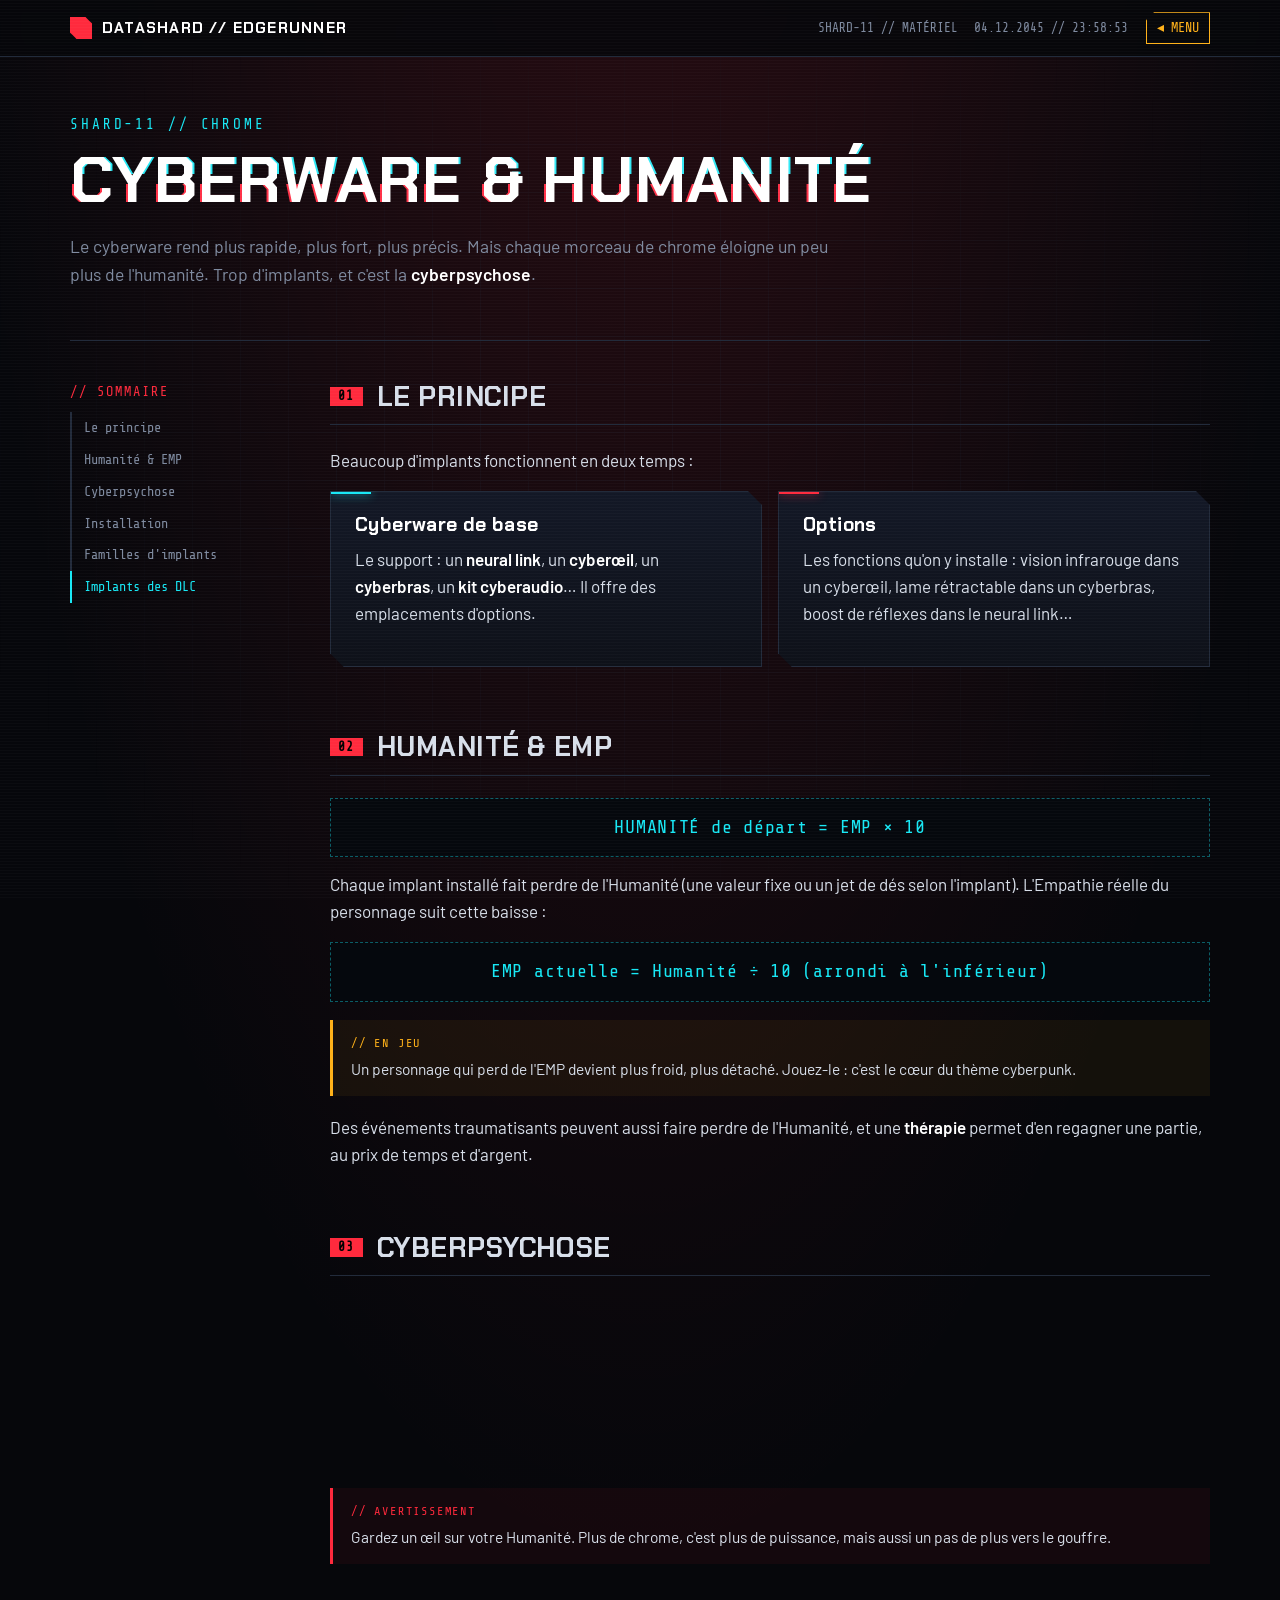
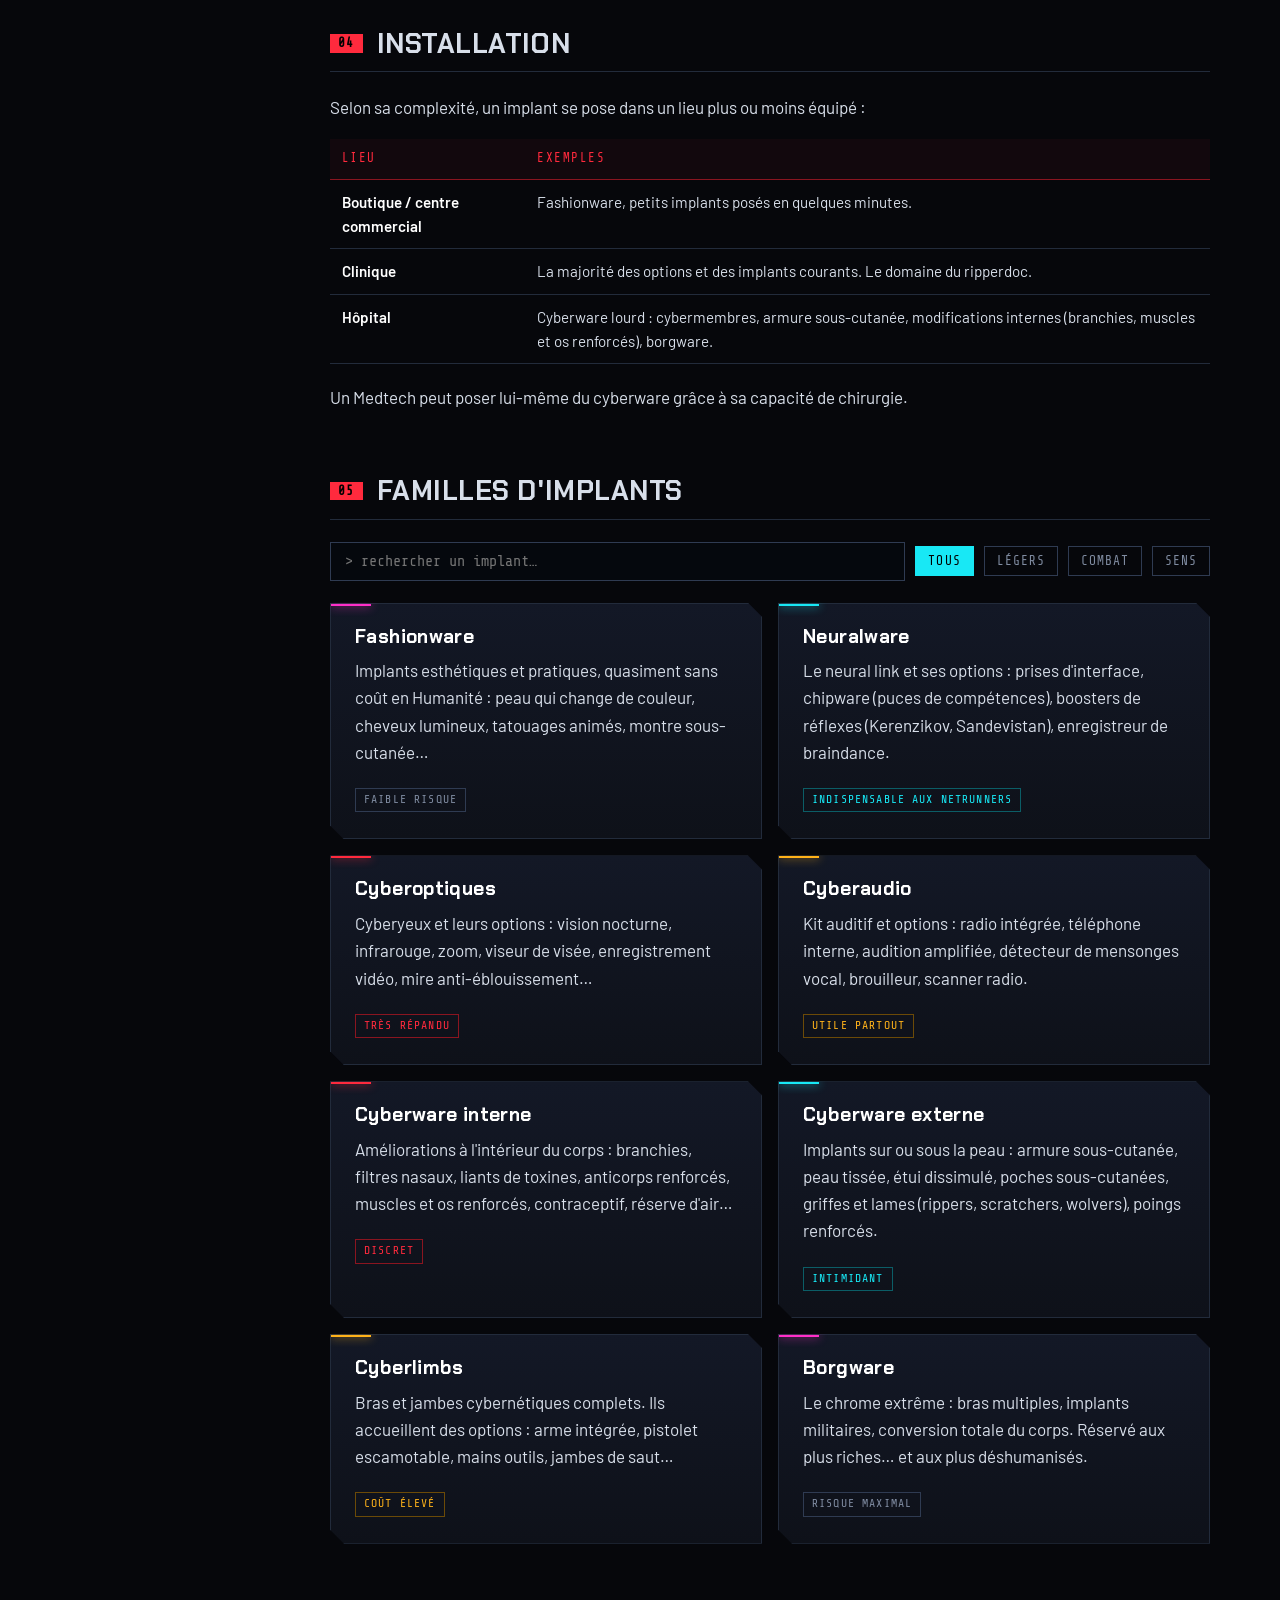
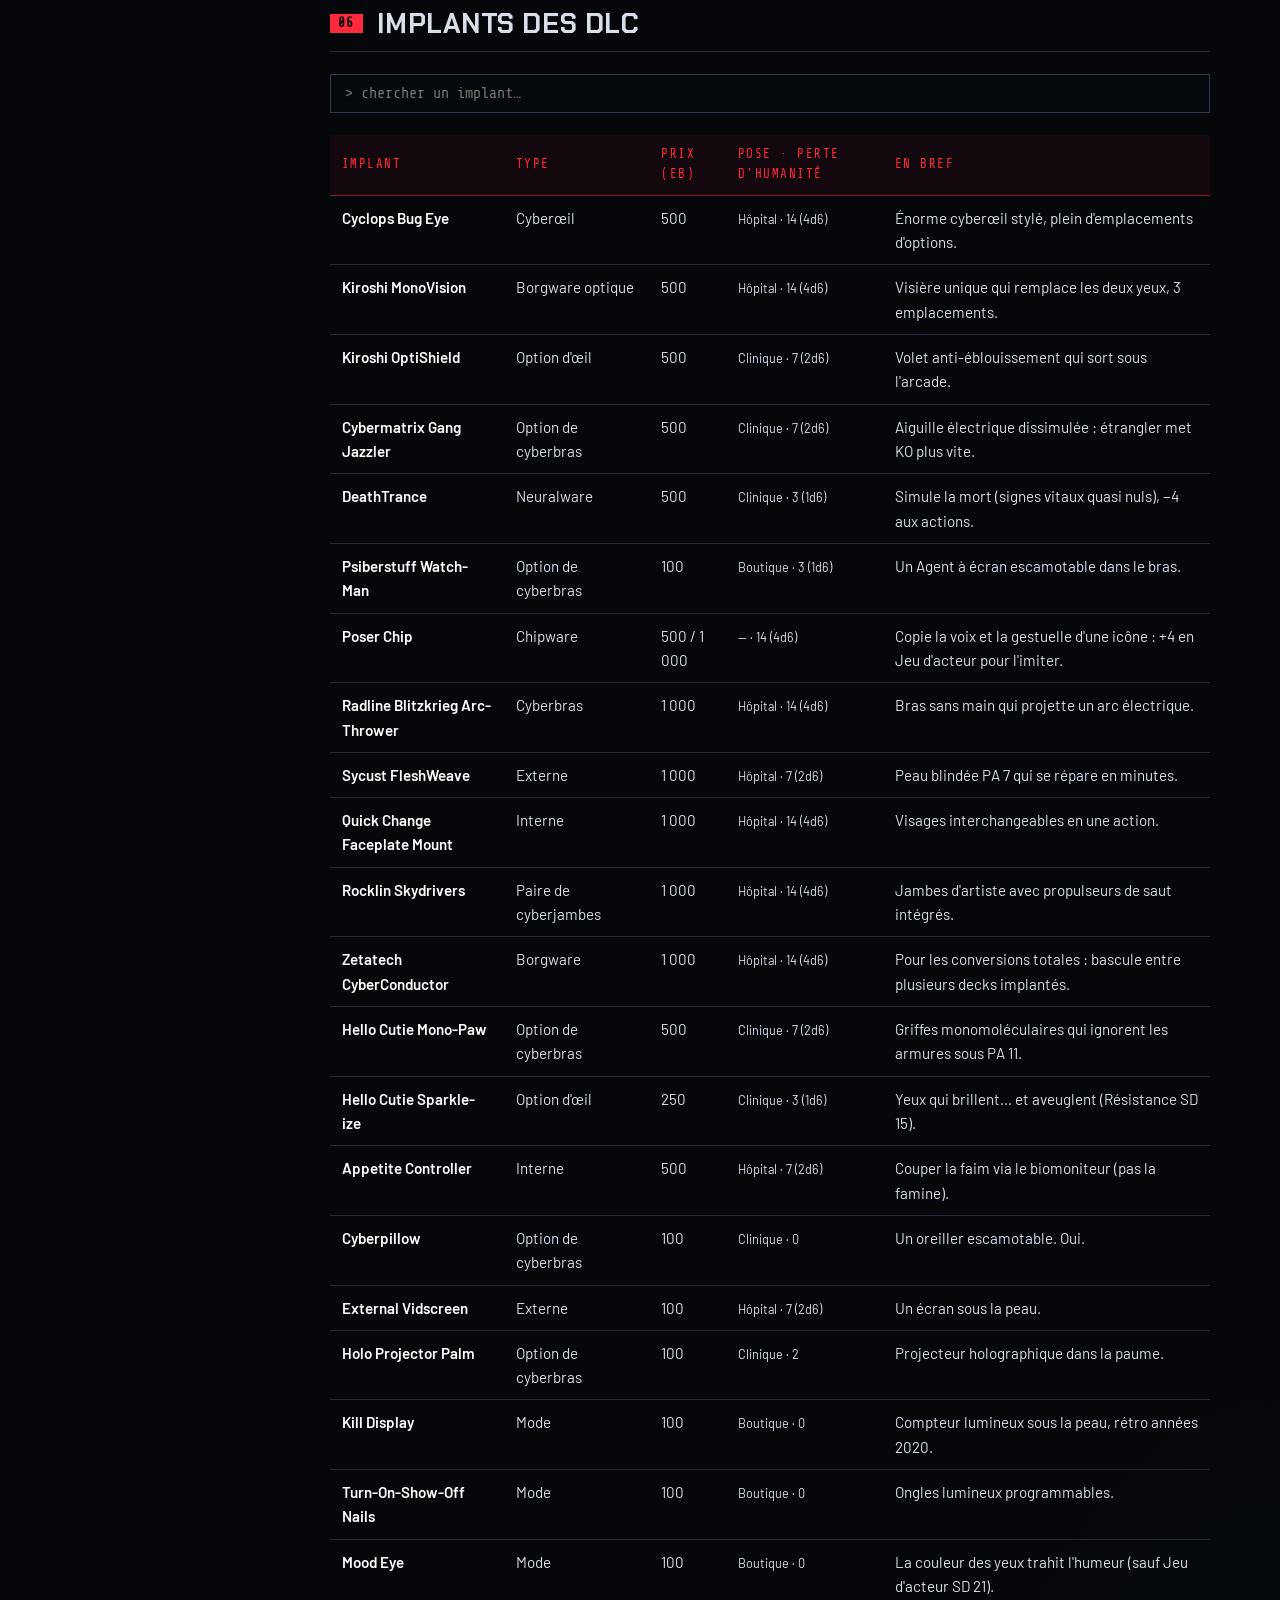
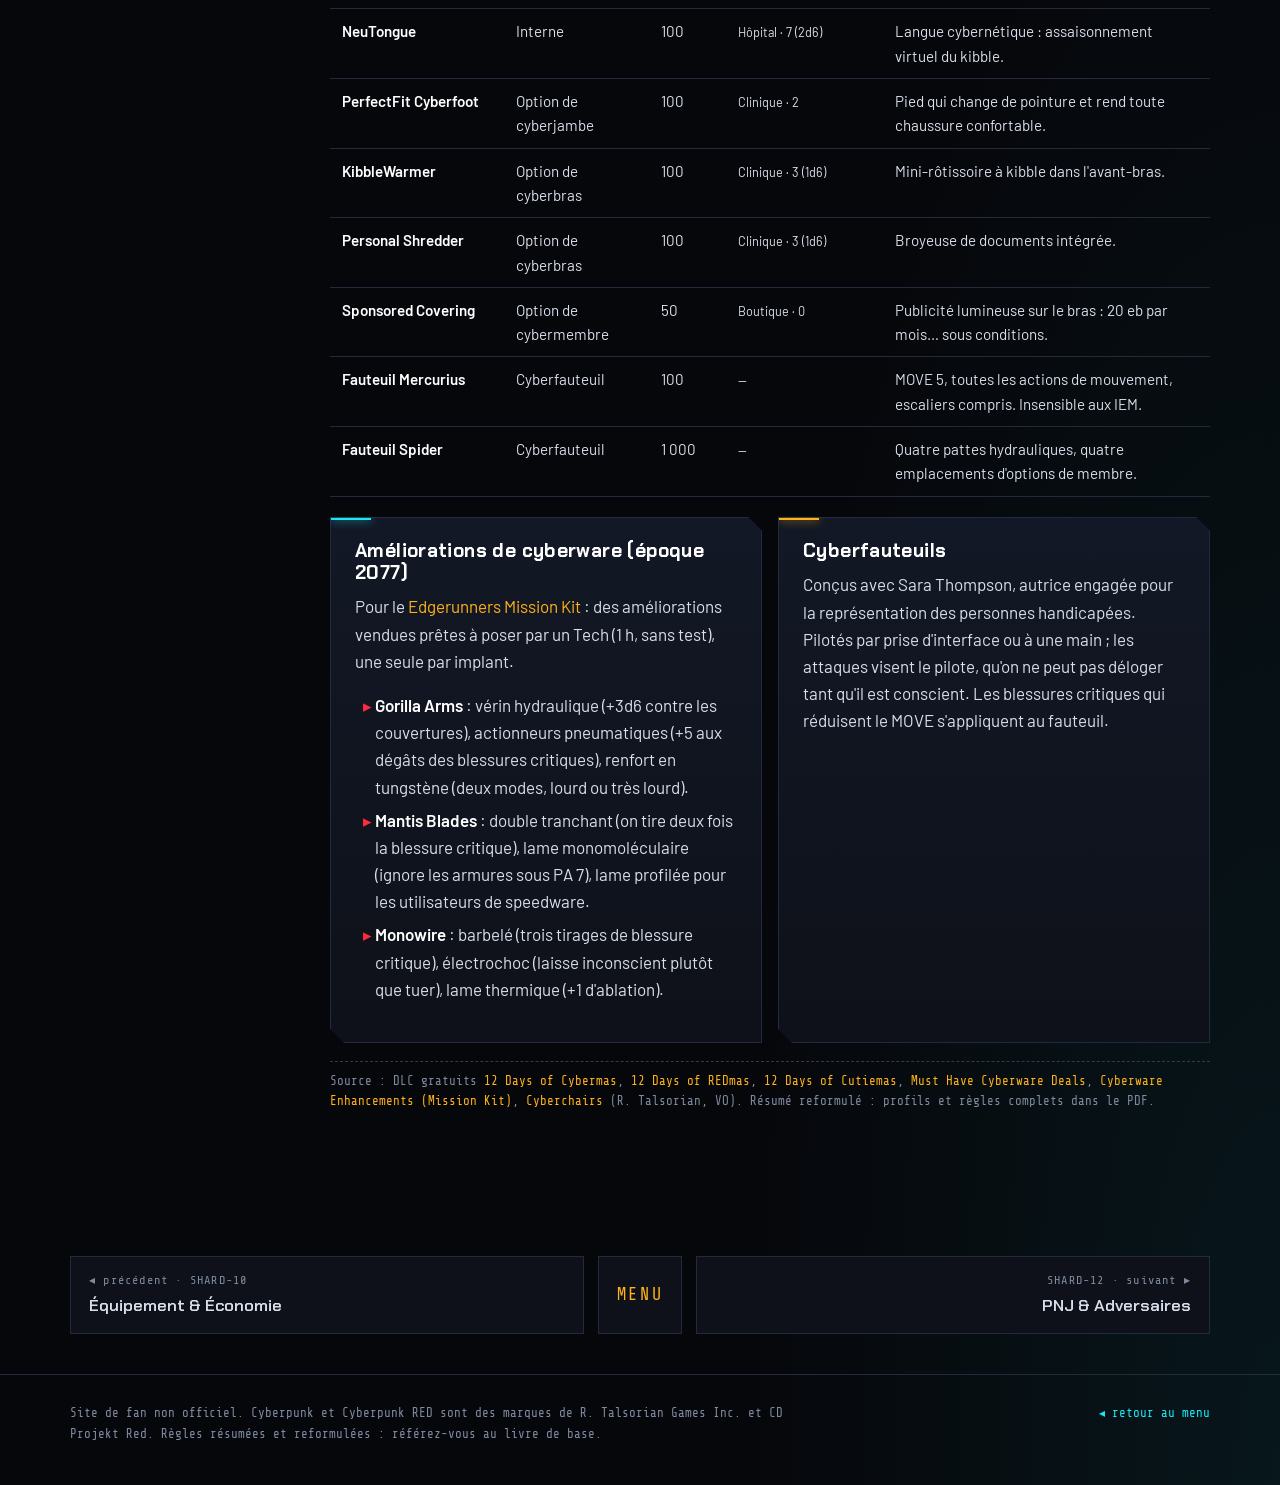
<file: cyberware.html>
<!DOCTYPE html>
<html lang="fr">
<head>
  <meta charset="UTF-8">
  <meta name="viewport" content="width=device-width, initial-scale=1.0">
  <title>Cyberware &amp; Humanité — Datashard</title>
  <link rel="stylesheet" href="assets/style.css?v=202611210145">
</head>
<body>

<header class="hud">
  <div class="wrap">
    <a class="hud-logo" href="index.html"><span class="chip"></span>Datashard // Edgerunner</a>
    <div class="hud-status">
      <span class="hide-sm">SHARD-11 // MATÉRIEL</span>
      <span data-clock>--.--.2045 // --:--:--</span>
    </div>
    <a class="hud-back" href="index.html">◂ MENU</a>
  </div>
</header>

<main class="wrap">
  <div class="page-head">
    <div class="code" style="color: var(--cyan)">SHARD-11 // CHROME</div>
    <h1 class="glitch" data-text="Cyberware &amp; Humanité">Cyberware &amp; Humanité</h1>
    <p class="lede">Le cyberware rend plus rapide, plus fort, plus précis. Mais chaque morceau de chrome éloigne un peu plus de l'humanité. Trop d'implants, et c'est la <strong>cyberpsychose</strong>.</p>
  </div>

  <div class="layout">
    <aside class="toc">
      <div class="toc-title">// SOMMAIRE</div>
      <a href="#principe">Le principe</a>
      <a href="#humanite">Humanité &amp; EMP</a>
      <a href="#psychose">Cyberpsychose</a>
      <a href="#pose">Installation</a>
      <a href="#familles">Familles d'implants</a>
      <a href="#implants-dlc">Implants des DLC</a>
    </aside>

    <div>
      <section class="block" id="principe">
        <h2 data-idx="01">Le principe</h2>
        <p>Beaucoup d'implants fonctionnent en deux temps :</p>
        <div class="grid g2">
          <div class="panel cyan">
            <h3>Cyberware de base</h3>
            <p>Le support : un <strong>neural link</strong>, un <strong>cyberœil</strong>, un <strong>cyberbras</strong>, un <strong>kit cyberaudio</strong>… Il offre des emplacements d'options.</p>
          </div>
          <div class="panel">
            <h3>Options</h3>
            <p>Les fonctions qu'on y installe : vision infrarouge dans un cyberœil, lame rétractable dans un cyberbras, boost de réflexes dans le neural link…</p>
          </div>
        </div>
      </section>

      <section class="block" id="humanite">
        <h2 data-idx="02">Humanité &amp; EMP</h2>
        <div class="formula">HUMANITÉ de départ = EMP × 10</div>
        <p>Chaque implant installé fait perdre de l'Humanité (une valeur fixe ou un jet de dés selon l'implant). L'Empathie réelle du personnage suit cette baisse :</p>
        <div class="formula">EMP actuelle = Humanité ÷ 10 (arrondi à l'inférieur)</div>
        <div class="callout">
          <span class="label">// EN JEU</span>
          Un personnage qui perd de l'EMP devient plus froid, plus détaché. Jouez-le : c'est le cœur du thème cyberpunk.
        </div>
        <p>Des événements traumatisants peuvent aussi faire perdre de l'Humanité, et une <strong>thérapie</strong> permet d'en regagner une partie, au prix de temps et d'argent.</p>
      </section>

      <section class="block" id="psychose">
        <h2 data-idx="03">Cyberpsychose</h2>
        <div class="panel" style="--accent: var(--red)">
          <p>Quand l'Humanité tombe trop bas, le personnage bascule dans la <strong>cyberpsychose</strong> : il ne voit plus les autres comme des êtres humains et devient violent et imprévisible. Il passe alors sous le contrôle du MJ.</p>
          <p style="margin-bottom:0">Les cyberpsychos sont traqués par des unités spécialisées, comme la <strong>Psycho Squad</strong>, lourdement armées et équipées pour neutraliser du chrome.</p>
        </div>
        <div class="callout red">
          <span class="label">// AVERTISSEMENT</span>
          Gardez un œil sur votre Humanité. Plus de chrome, c'est plus de puissance, mais aussi un pas de plus vers le gouffre.
        </div>
      </section>

      <section class="block" id="pose">
        <h2 data-idx="04">Installation</h2>
        <p>Selon sa complexité, un implant se pose dans un lieu plus ou moins équipé :</p>
        <div class="table-wrap">
          <table>
            <thead><tr><th>Lieu</th><th>Exemples</th></tr></thead>
            <tbody>
              <tr><td><strong>Boutique / centre commercial</strong></td><td>Fashionware, petits implants posés en quelques minutes.</td></tr>
              <tr><td><strong>Clinique</strong></td><td>La majorité des options et des implants courants. Le domaine du ripperdoc.</td></tr>
              <tr><td><strong>Hôpital</strong></td><td>Cyberware lourd : cybermembres, armure sous-cutanée, modifications internes (branchies, muscles et os renforcés), borgware.</td></tr>
            </tbody>
          </table>
        </div>
        <p>Un Medtech peut poser lui-même du cyberware grâce à sa capacité de chirurgie.</p>
      </section>

      <section class="block" id="familles" data-filter-scope>
        <h2 data-idx="05">Familles d'implants</h2>
        <div class="filterbar">
          <input class="search" type="search" placeholder="> rechercher un implant…" data-filter-search aria-label="Rechercher">
          <button class="chip-btn on" data-filter-chip="all">Tous</button>
          <button class="chip-btn" data-filter-chip="leger">Légers</button>
          <button class="chip-btn" data-filter-chip="combat">Combat</button>
          <button class="chip-btn" data-filter-chip="sens">Sens</button>
        </div>

        <div class="grid g2">
          <div class="panel magenta" data-filter-item data-tags="leger">
            <h3>Fashionware</h3>
            <p>Implants esthétiques et pratiques, quasiment sans coût en Humanité : peau qui change de couleur, cheveux lumineux, tatouages animés, montre sous-cutanée…</p>
            <span class="tag">Faible risque</span>
          </div>
          <div class="panel cyan" data-filter-item data-tags="sens combat">
            <h3>Neuralware</h3>
            <p>Le neural link et ses options : prises d'interface, chipware (puces de compétences), boosters de réflexes (Kerenzikov, Sandevistan), enregistreur de braindance.</p>
            <span class="tag cyan">Indispensable aux Netrunners</span>
          </div>
          <div class="panel" data-filter-item data-tags="sens combat">
            <h3>Cyberoptiques</h3>
            <p>Cyberyeux et leurs options : vision nocturne, infrarouge, zoom, viseur de visée, enregistrement vidéo, mire anti-éblouissement…</p>
            <span class="tag red">Très répandu</span>
          </div>
          <div class="panel amber" data-filter-item data-tags="sens">
            <h3>Cyberaudio</h3>
            <p>Kit auditif et options : radio intégrée, téléphone interne, audition amplifiée, détecteur de mensonges vocal, brouilleur, scanner radio.</p>
            <span class="tag amber">Utile partout</span>
          </div>
          <div class="panel" data-filter-item data-tags="combat">
            <h3>Cyberware interne</h3>
            <p>Améliorations à l'intérieur du corps : branchies, filtres nasaux, liants de toxines, anticorps renforcés, muscles et os renforcés, contraceptif, réserve d'air…</p>
            <span class="tag red">Discret</span>
          </div>
          <div class="panel cyan" data-filter-item data-tags="combat">
            <h3>Cyberware externe</h3>
            <p>Implants sur ou sous la peau : armure sous-cutanée, peau tissée, étui dissimulé, poches sous-cutanées, griffes et lames (rippers, scratchers, wolvers), poings renforcés.</p>
            <span class="tag cyan">Intimidant</span>
          </div>
          <div class="panel amber" data-filter-item data-tags="combat">
            <h3>Cyberlimbs</h3>
            <p>Bras et jambes cybernétiques complets. Ils accueillent des options : arme intégrée, pistolet escamotable, mains outils, jambes de saut…</p>
            <span class="tag amber">Coût élevé</span>
          </div>
          <div class="panel magenta" data-filter-item data-tags="combat">
            <h3>Borgware</h3>
            <p>Le chrome extrême : bras multiples, implants militaires, conversion totale du corps. Réservé aux plus riches… et aux plus déshumanisés.</p>
            <span class="tag">Risque maximal</span>
          </div>
        </div>
        <p class="empty-msg hidden" data-filter-empty>// aucun implant ne correspond</p>
      </section>

      <section class="block" id="implants-dlc" data-filter-scope>
        <h2 data-idx="06">Implants des DLC</h2>
        <div class="filterbar"><input class="search" type="search" placeholder="> chercher un implant…" data-filter-search aria-label="Rechercher"></div>
        <div class="table-wrap"><table><thead><tr><th>Implant</th><th>Type</th><th>Prix (eb)</th><th>Pose · perte d'Humanité</th><th>En bref</th></tr></thead><tbody>
<tr data-filter-item><td><strong>Cyclops Bug Eye</strong></td><td>Cyberœil</td><td><span class="num">500</span></td><td><small>Hôpital · 14 (4d6)</small></td><td>Énorme cyberœil stylé, plein d'emplacements d'options.</td></tr>
<tr data-filter-item><td><strong>Kiroshi MonoVision</strong></td><td>Borgware optique</td><td><span class="num">500</span></td><td><small>Hôpital · 14 (4d6)</small></td><td>Visière unique qui remplace les deux yeux, 3 emplacements.</td></tr>
<tr data-filter-item><td><strong>Kiroshi OptiShield</strong></td><td>Option d'œil</td><td><span class="num">500</span></td><td><small>Clinique · 7 (2d6)</small></td><td>Volet anti-éblouissement qui sort sous l'arcade.</td></tr>
<tr data-filter-item><td><strong>Cybermatrix Gang Jazzler</strong></td><td>Option de cyberbras</td><td><span class="num">500</span></td><td><small>Clinique · 7 (2d6)</small></td><td>Aiguille électrique dissimulée : étrangler met KO plus vite.</td></tr>
<tr data-filter-item><td><strong>DeathTrance</strong></td><td>Neuralware</td><td><span class="num">500</span></td><td><small>Clinique · 3 (1d6)</small></td><td>Simule la mort (signes vitaux quasi nuls), −4 aux actions.</td></tr>
<tr data-filter-item><td><strong>Psiberstuff Watch-Man</strong></td><td>Option de cyberbras</td><td><span class="num">100</span></td><td><small>Boutique · 3 (1d6)</small></td><td>Un Agent à écran escamotable dans le bras.</td></tr>
<tr data-filter-item><td><strong>Poser Chip</strong></td><td>Chipware</td><td><span class="num">500 / 1 000</span></td><td><small>— · 14 (4d6)</small></td><td>Copie la voix et la gestuelle d'une icône : +4 en Jeu d'acteur pour l'imiter.</td></tr>
<tr data-filter-item><td><strong>Radline Blitzkrieg Arc-Thrower</strong></td><td>Cyberbras</td><td><span class="num">1 000</span></td><td><small>Hôpital · 14 (4d6)</small></td><td>Bras sans main qui projette un arc électrique.</td></tr>
<tr data-filter-item><td><strong>Sycust FleshWeave</strong></td><td>Externe</td><td><span class="num">1 000</span></td><td><small>Hôpital · 7 (2d6)</small></td><td>Peau blindée PA 7 qui se répare en minutes.</td></tr>
<tr data-filter-item><td><strong>Quick Change Faceplate Mount</strong></td><td>Interne</td><td><span class="num">1 000</span></td><td><small>Hôpital · 14 (4d6)</small></td><td>Visages interchangeables en une action.</td></tr>
<tr data-filter-item><td><strong>Rocklin Skydrivers</strong></td><td>Paire de cyberjambes</td><td><span class="num">1 000</span></td><td><small>Hôpital · 14 (4d6)</small></td><td>Jambes d'artiste avec propulseurs de saut intégrés.</td></tr>
<tr data-filter-item><td><strong>Zetatech CyberConductor</strong></td><td>Borgware</td><td><span class="num">1 000</span></td><td><small>Hôpital · 14 (4d6)</small></td><td>Pour les conversions totales : bascule entre plusieurs decks implantés.</td></tr>
<tr data-filter-item><td><strong>Hello Cutie Mono-Paw</strong></td><td>Option de cyberbras</td><td><span class="num">500</span></td><td><small>Clinique · 7 (2d6)</small></td><td>Griffes monomoléculaires qui ignorent les armures sous PA 11.</td></tr>
<tr data-filter-item><td><strong>Hello Cutie Sparkle-ize</strong></td><td>Option d'œil</td><td><span class="num">250</span></td><td><small>Clinique · 3 (1d6)</small></td><td>Yeux qui brillent… et aveuglent (Résistance SD 15).</td></tr>
<tr data-filter-item><td><strong>Appetite Controller</strong></td><td>Interne</td><td><span class="num">500</span></td><td><small>Hôpital · 7 (2d6)</small></td><td>Couper la faim via le biomoniteur (pas la famine).</td></tr>
<tr data-filter-item><td><strong>Cyberpillow</strong></td><td>Option de cyberbras</td><td><span class="num">100</span></td><td><small>Clinique · 0</small></td><td>Un oreiller escamotable. Oui.</td></tr>
<tr data-filter-item><td><strong>External Vidscreen</strong></td><td>Externe</td><td><span class="num">100</span></td><td><small>Hôpital · 7 (2d6)</small></td><td>Un écran sous la peau.</td></tr>
<tr data-filter-item><td><strong>Holo Projector Palm</strong></td><td>Option de cyberbras</td><td><span class="num">100</span></td><td><small>Clinique · 2</small></td><td>Projecteur holographique dans la paume.</td></tr>
<tr data-filter-item><td><strong>Kill Display</strong></td><td>Mode</td><td><span class="num">100</span></td><td><small>Boutique · 0</small></td><td>Compteur lumineux sous la peau, rétro années 2020.</td></tr>
<tr data-filter-item><td><strong>Turn-On-Show-Off Nails</strong></td><td>Mode</td><td><span class="num">100</span></td><td><small>Boutique · 0</small></td><td>Ongles lumineux programmables.</td></tr>
<tr data-filter-item><td><strong>Mood Eye</strong></td><td>Mode</td><td><span class="num">100</span></td><td><small>Boutique · 0</small></td><td>La couleur des yeux trahit l'humeur (sauf Jeu d'acteur SD 21).</td></tr>
<tr data-filter-item><td><strong>NeuTongue</strong></td><td>Interne</td><td><span class="num">100</span></td><td><small>Hôpital · 7 (2d6)</small></td><td>Langue cybernétique : assaisonnement virtuel du kibble.</td></tr>
<tr data-filter-item><td><strong>PerfectFit Cyberfoot</strong></td><td>Option de cyberjambe</td><td><span class="num">100</span></td><td><small>Clinique · 2</small></td><td>Pied qui change de pointure et rend toute chaussure confortable.</td></tr>
<tr data-filter-item><td><strong>KibbleWarmer</strong></td><td>Option de cyberbras</td><td><span class="num">100</span></td><td><small>Clinique · 3 (1d6)</small></td><td>Mini-rôtissoire à kibble dans l'avant-bras.</td></tr>
<tr data-filter-item><td><strong>Personal Shredder</strong></td><td>Option de cyberbras</td><td><span class="num">100</span></td><td><small>Clinique · 3 (1d6)</small></td><td>Broyeuse de documents intégrée.</td></tr>
<tr data-filter-item><td><strong>Sponsored Covering</strong></td><td>Option de cybermembre</td><td><span class="num">50</span></td><td><small>Boutique · 0</small></td><td>Publicité lumineuse sur le bras : 20 eb par mois… sous conditions.</td></tr>
<tr data-filter-item><td><strong>Fauteuil Mercurius</strong></td><td>Cyberfauteuil</td><td><span class="num">100</span></td><td><small>—</small></td><td>MOVE 5, toutes les actions de mouvement, escaliers compris. Insensible aux IEM.</td></tr>
<tr data-filter-item><td><strong>Fauteuil Spider</strong></td><td>Cyberfauteuil</td><td><span class="num">1 000</span></td><td><small>—</small></td><td>Quatre pattes hydrauliques, quatre emplacements d'options de membre.</td></tr>
</tbody></table></div>
        <p class="empty-msg hidden" data-filter-empty>// aucun implant trouvé</p>
        <div class="grid g2" style="margin-top:16px">
          <div class="panel cyan">
            <h3>Améliorations de cyberware (époque 2077)</h3>
            <p>Pour le <em>Edgerunners Mission Kit</em> : des améliorations vendues prêtes à poser par un Tech (1 h, sans test), une seule par implant.</p>
            <ul class="list">
              <li><strong>Gorilla Arms</strong> : vérin hydraulique (+3d6 contre les couvertures), actionneurs pneumatiques (+5 aux dégâts des blessures critiques), renfort en tungstène (deux modes, lourd ou très lourd).</li>
              <li><strong>Mantis Blades</strong> : double tranchant (on tire deux fois la blessure critique), lame monomoléculaire (ignore les armures sous PA 7), lame profilée pour les utilisateurs de speedware.</li>
              <li><strong>Monowire</strong> : barbelé (trois tirages de blessure critique), électrochoc (laisse inconscient plutôt que tuer), lame thermique (+1 d'ablation).</li>
            </ul>
          </div>
          <div class="panel amber">
            <h3>Cyberfauteuils</h3>
            <p>Conçus avec Sara Thompson, autrice engagée pour la représentation des personnes handicapées. Pilotés par prise d'interface ou à une main ; les attaques visent le pilote, qu'on ne peut pas déloger tant qu'il est conscient. Les blessures critiques qui réduisent le MOVE s'appliquent au fauteuil.</p>
          </div>
        </div>
        <p class="dlc-src">Source : DLC gratuits <a href="https://rtalsoriangames.com/wp-content/uploads/2022/12/RTG-CPR-DLC-12DaysofCybermas.pdf" target="_blank" rel="noopener"><em>12 Days of Cybermas</em></a>, <a href="https://rtalsoriangames.com/wp-content/uploads/2024/12/RTG-CPR-DLC-12DaysofREDmas.pdf" target="_blank" rel="noopener"><em>12 Days of REDmas</em></a>, <a href="https://rtalsoriangames.com/wp-content/uploads/2025/03/RTG-CPR-DLC-12DaysofCutiemas.pdf" target="_blank" rel="noopener"><em>12 Days of Cutiemas</em></a>, <a href="https://rtalsoriangames.com/wp-content/uploads/2022/06/RTG-CPR-DLC-MustHaveCyberwareDeals.pdf" target="_blank" rel="noopener"><em>Must Have Cyberware Deals</em></a>, <a href="https://rtalsoriangames.com/wp-content/uploads/2024/08/RTG-CX-CyberwareEnhancements.pdf" target="_blank" rel="noopener"><em>Cyberware Enhancements (Mission Kit)</em></a>, <a href="https://rtalsoriangames.com/wp-content/uploads/2021/01/RTG-CPR-Cyberchairv1.1.pdf" target="_blank" rel="noopener"><em>Cyberchairs</em></a> (R. Talsorian, VO). Résumé reformulé : profils et règles complets dans le PDF.</p>
      </section>
    </div>
  </div>
</main>

<nav class="pager wrap" aria-label="Navigation entre modules">
  <a class="p-prev" href="equipement.html"><span class="p-lab">◂ précédent · SHARD-10</span><span class="p-title">Équipement &amp; Économie</span></a>
  <a class="p-menu" href="index.html">MENU</a>
  <a class="p-next" href="pnj.html"><span class="p-lab">SHARD-12 · suivant ▸</span><span class="p-title">PNJ &amp; Adversaires</span></a>
</nav>




<footer class="foot">
  <div class="wrap">
    <div class="legal">Site de fan non officiel. Cyberpunk et Cyberpunk RED sont des marques de R. Talsorian Games Inc. et CD Projekt Red. Règles résumées et reformulées : référez-vous au livre de base.</div>
    <div><a href="index.html">◂ retour au menu</a></div>
  </div>
</footer>

<script src="assets/app.js?v=202611210145"></script>
</body>
</html>
</file>
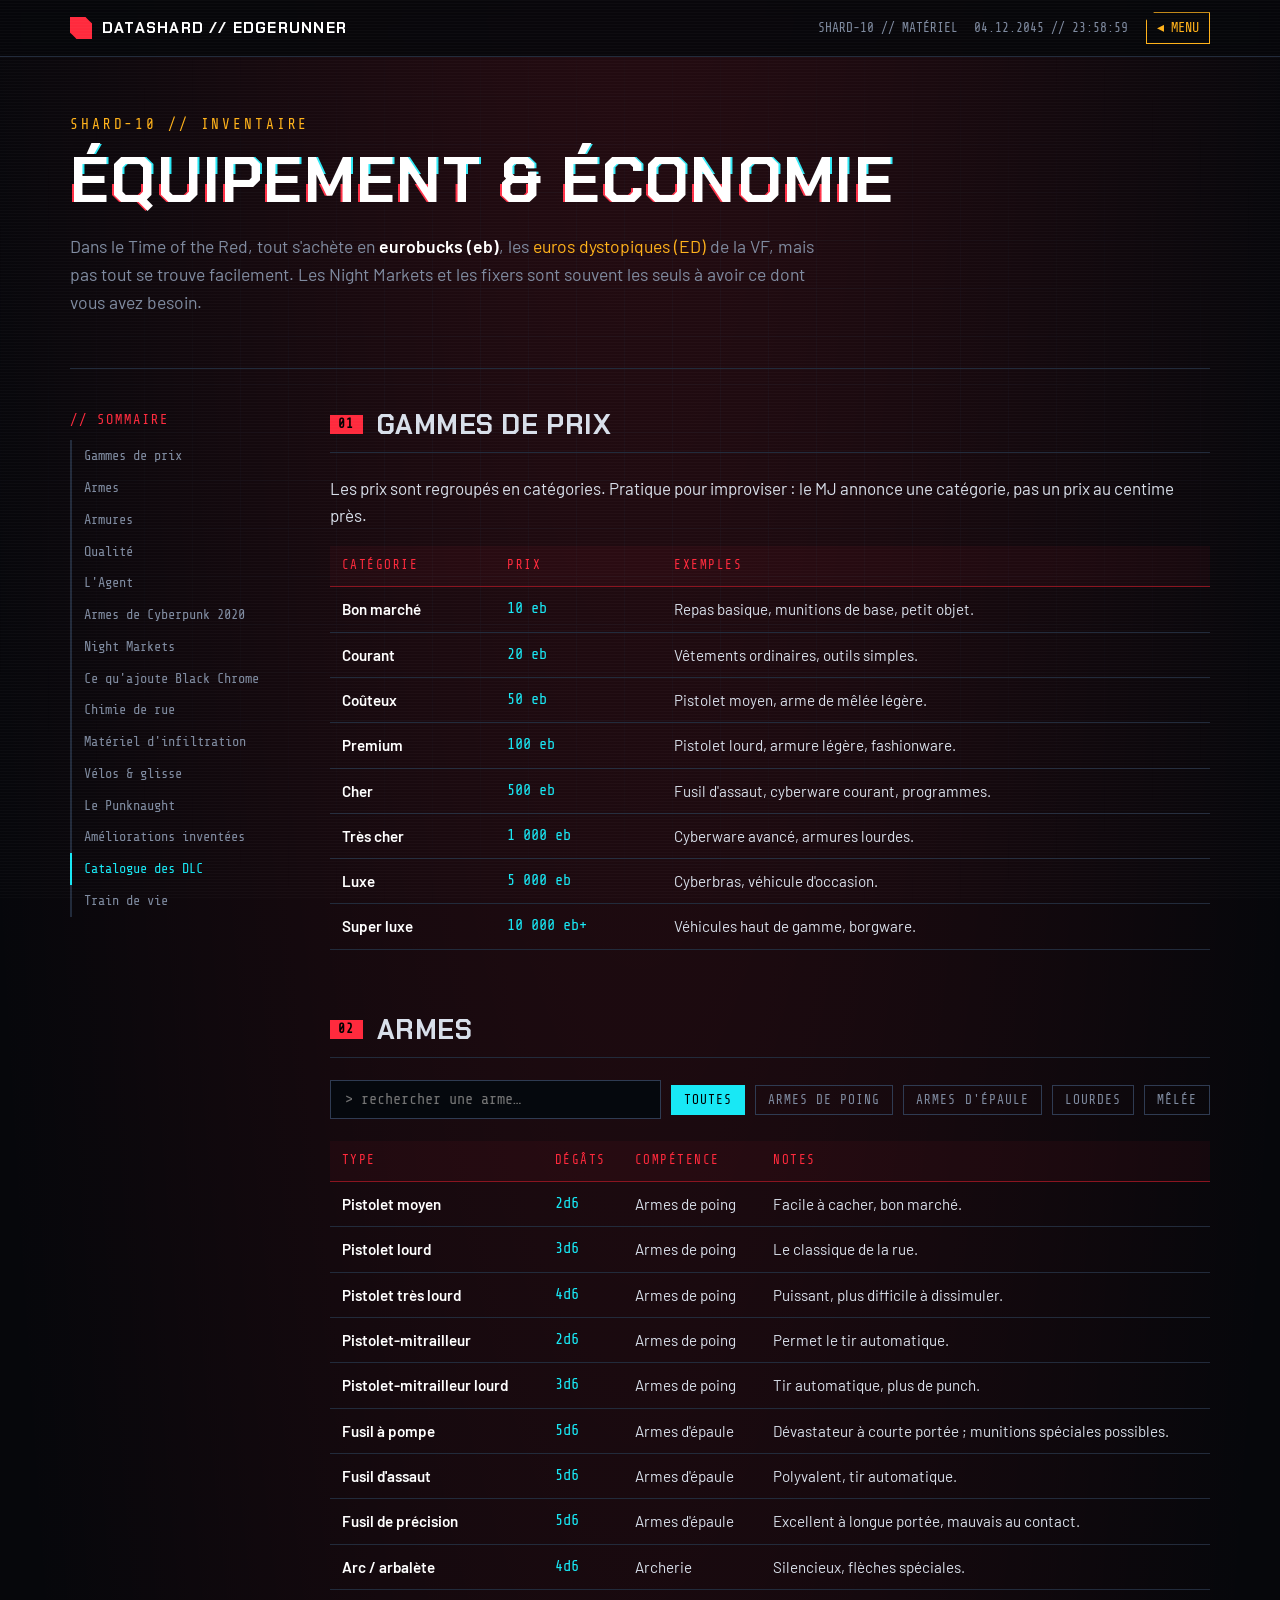
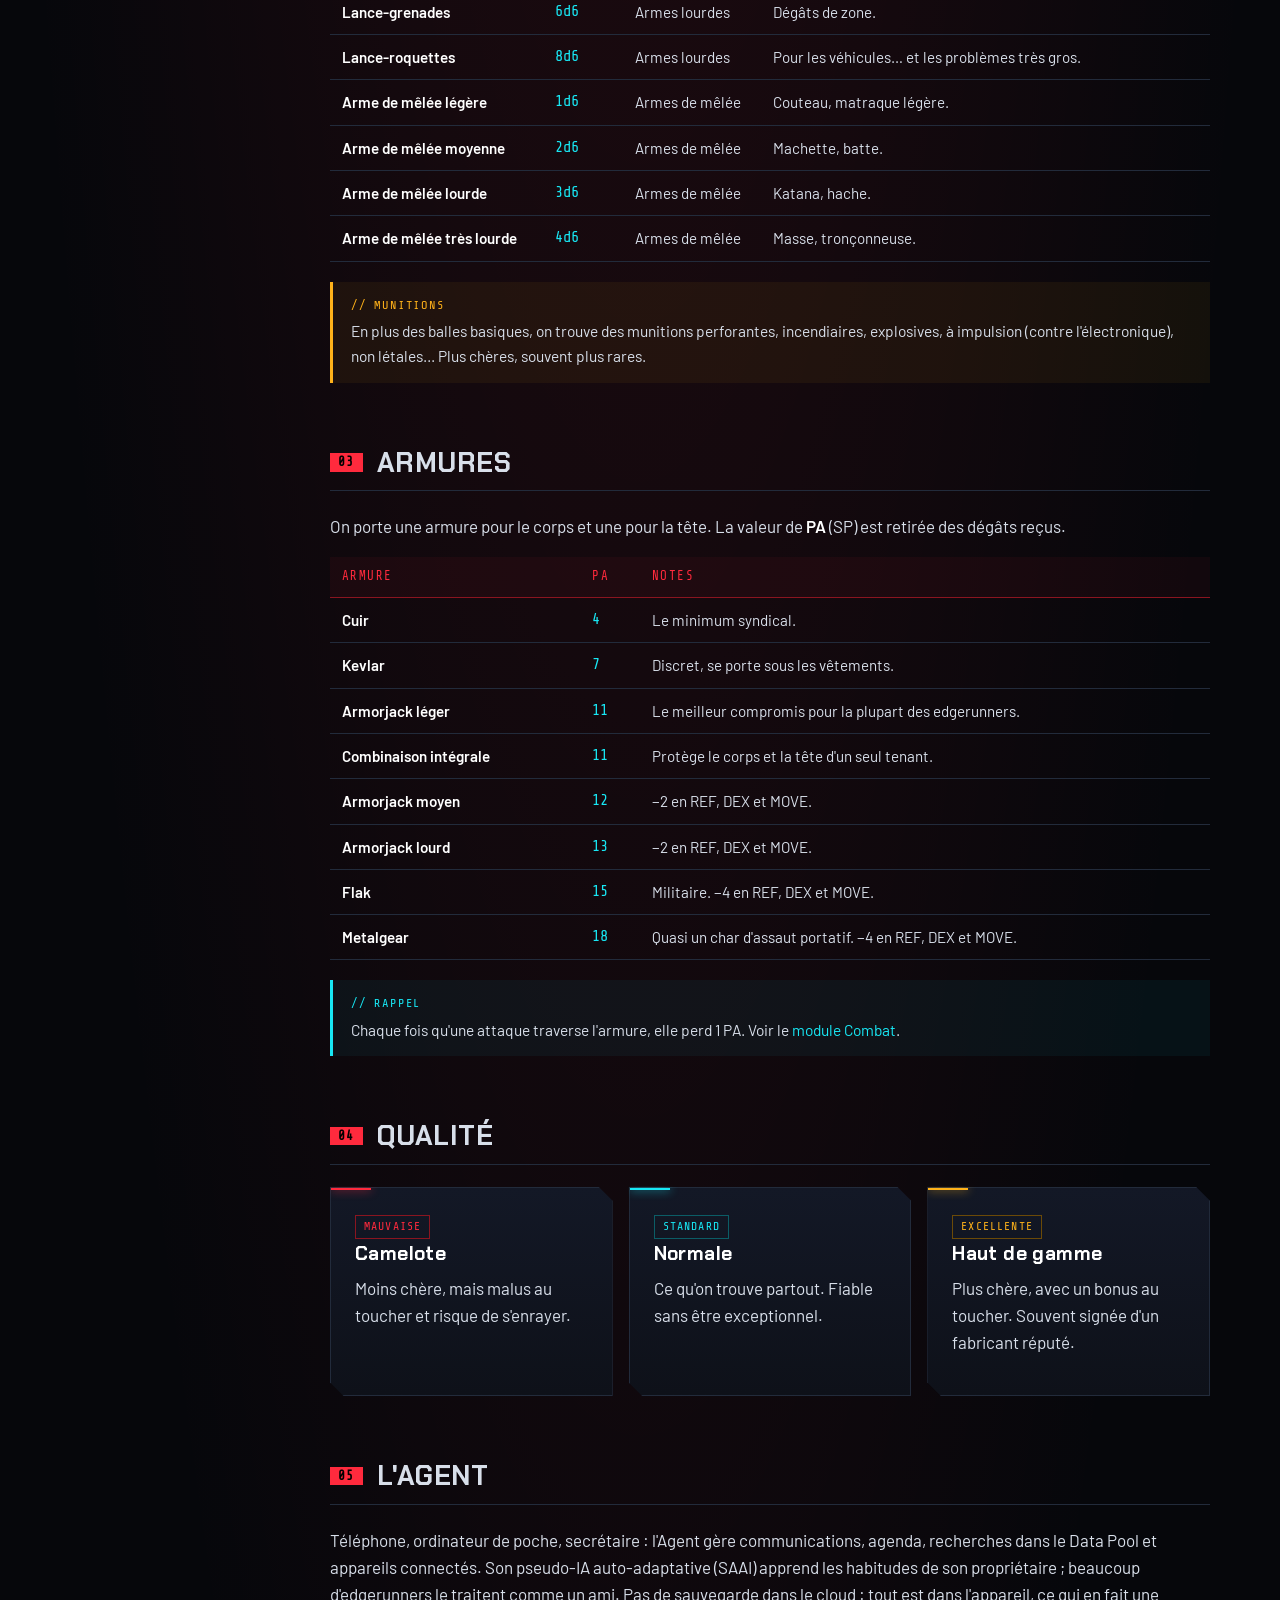
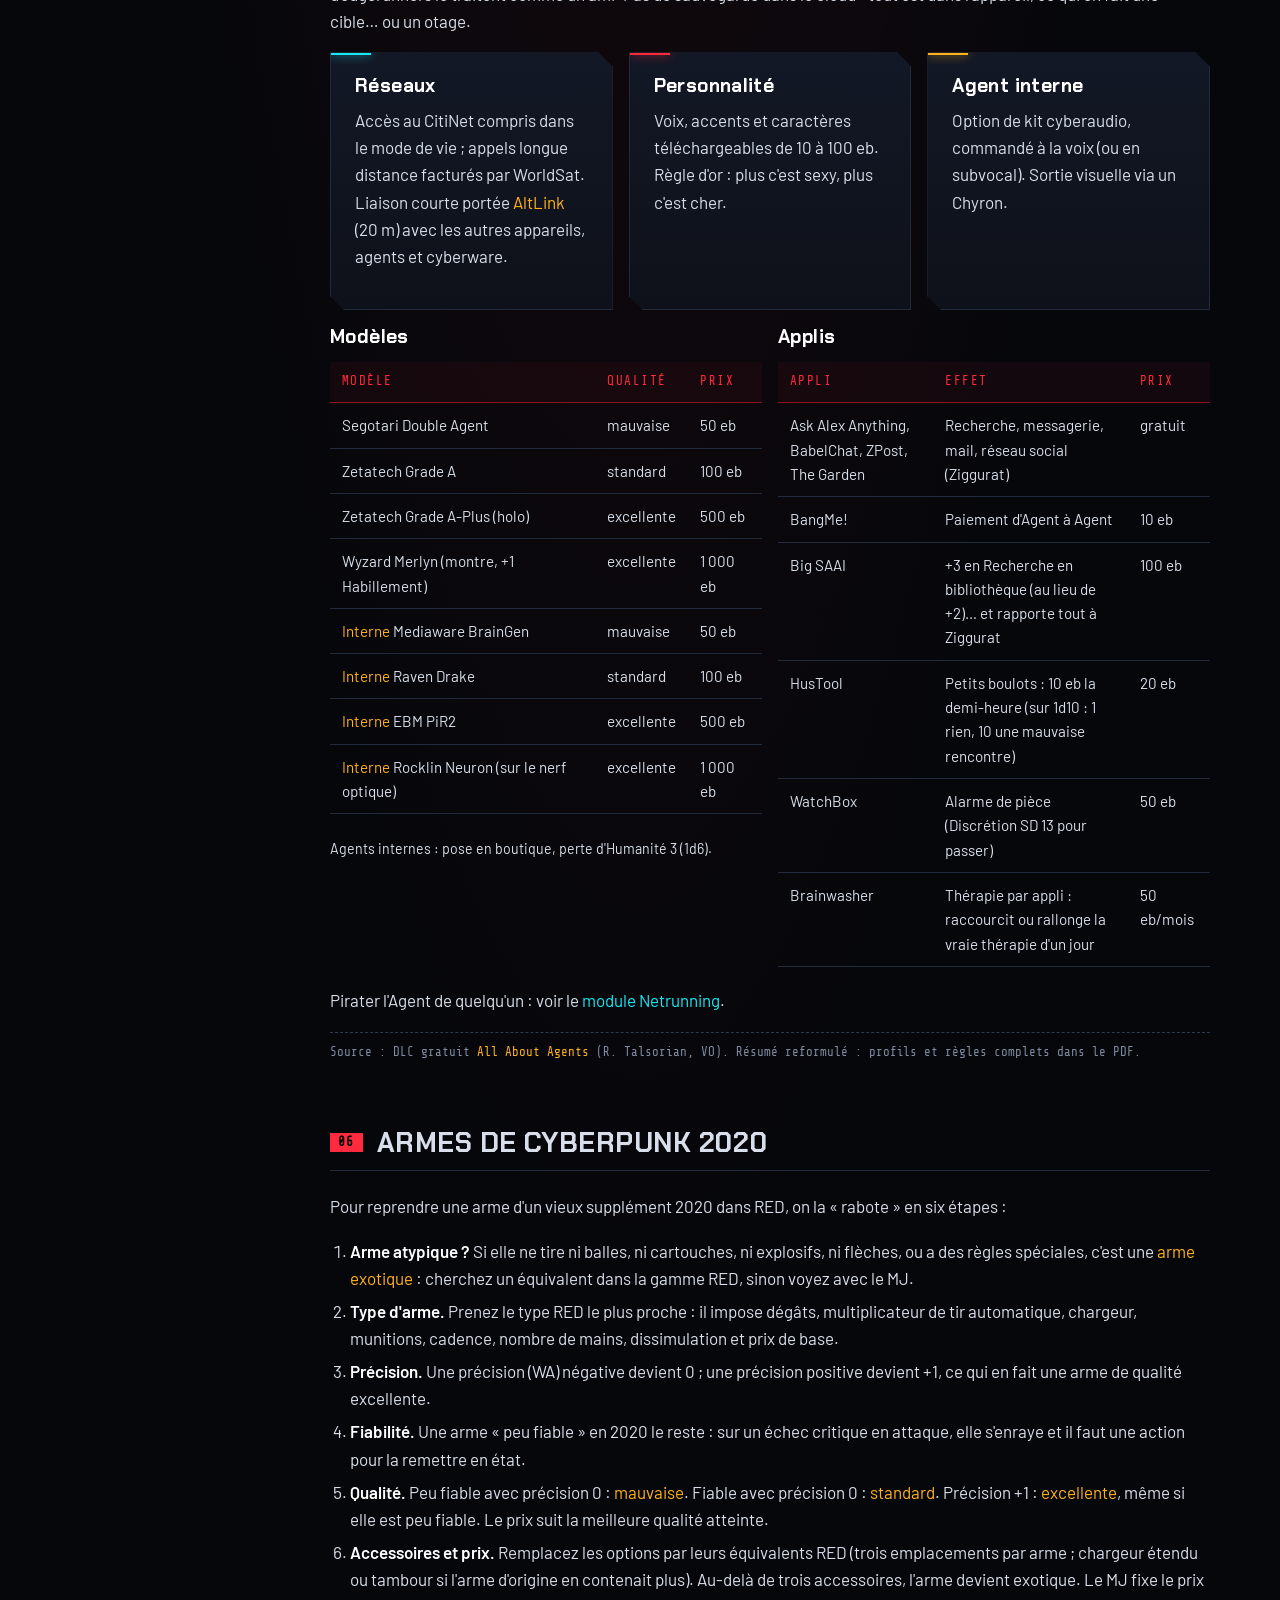
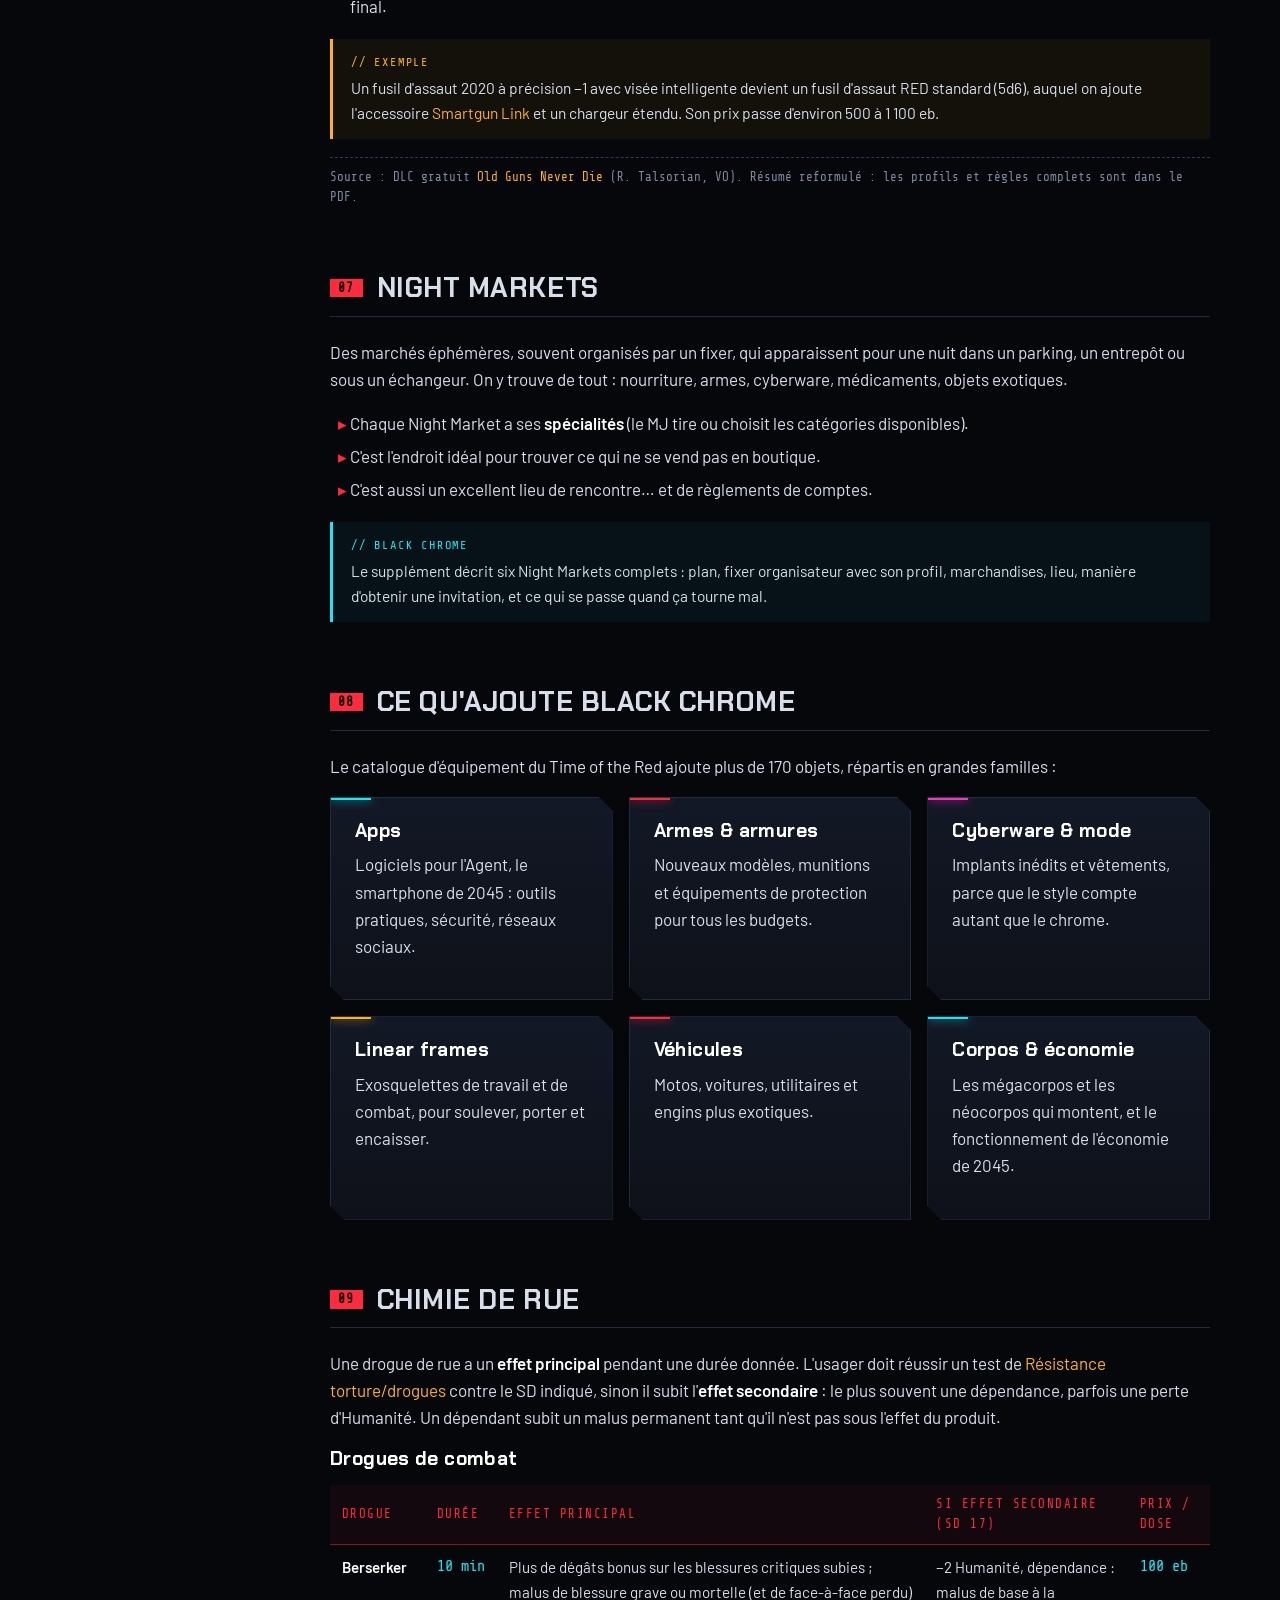
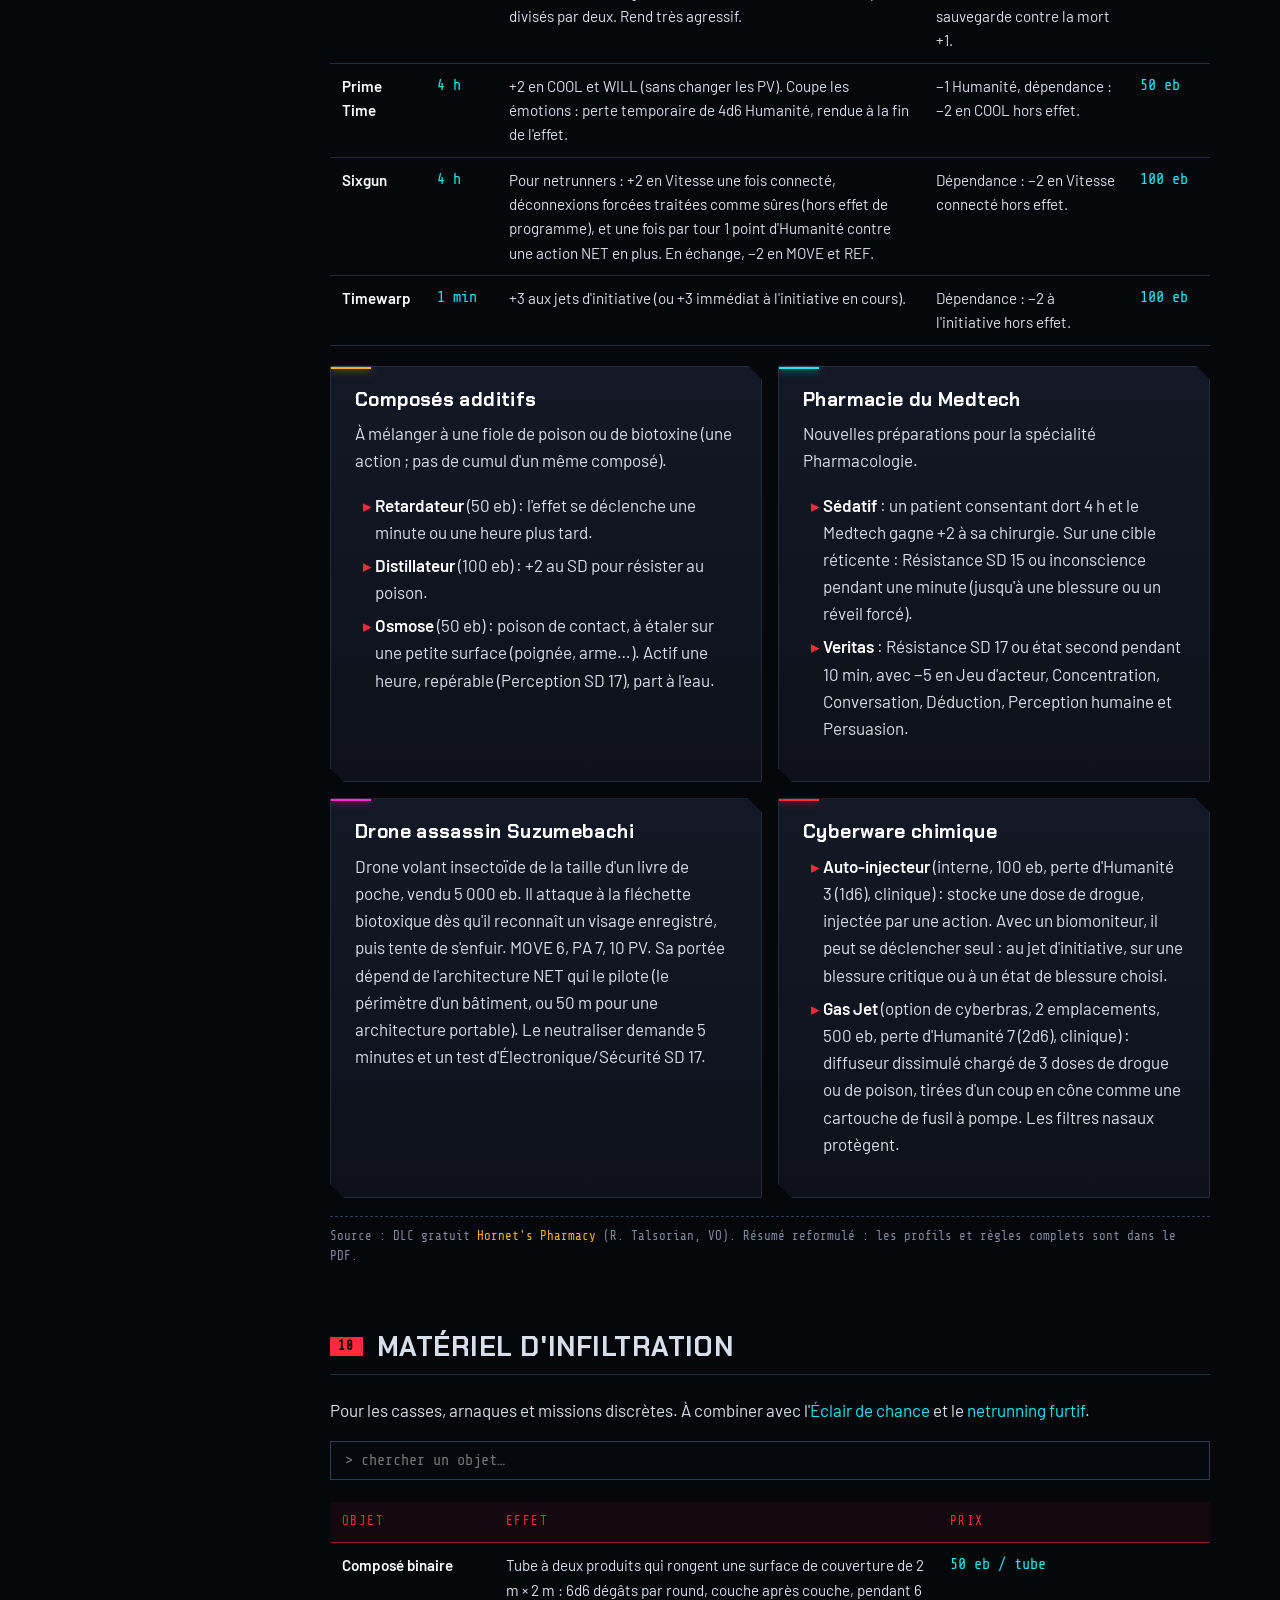
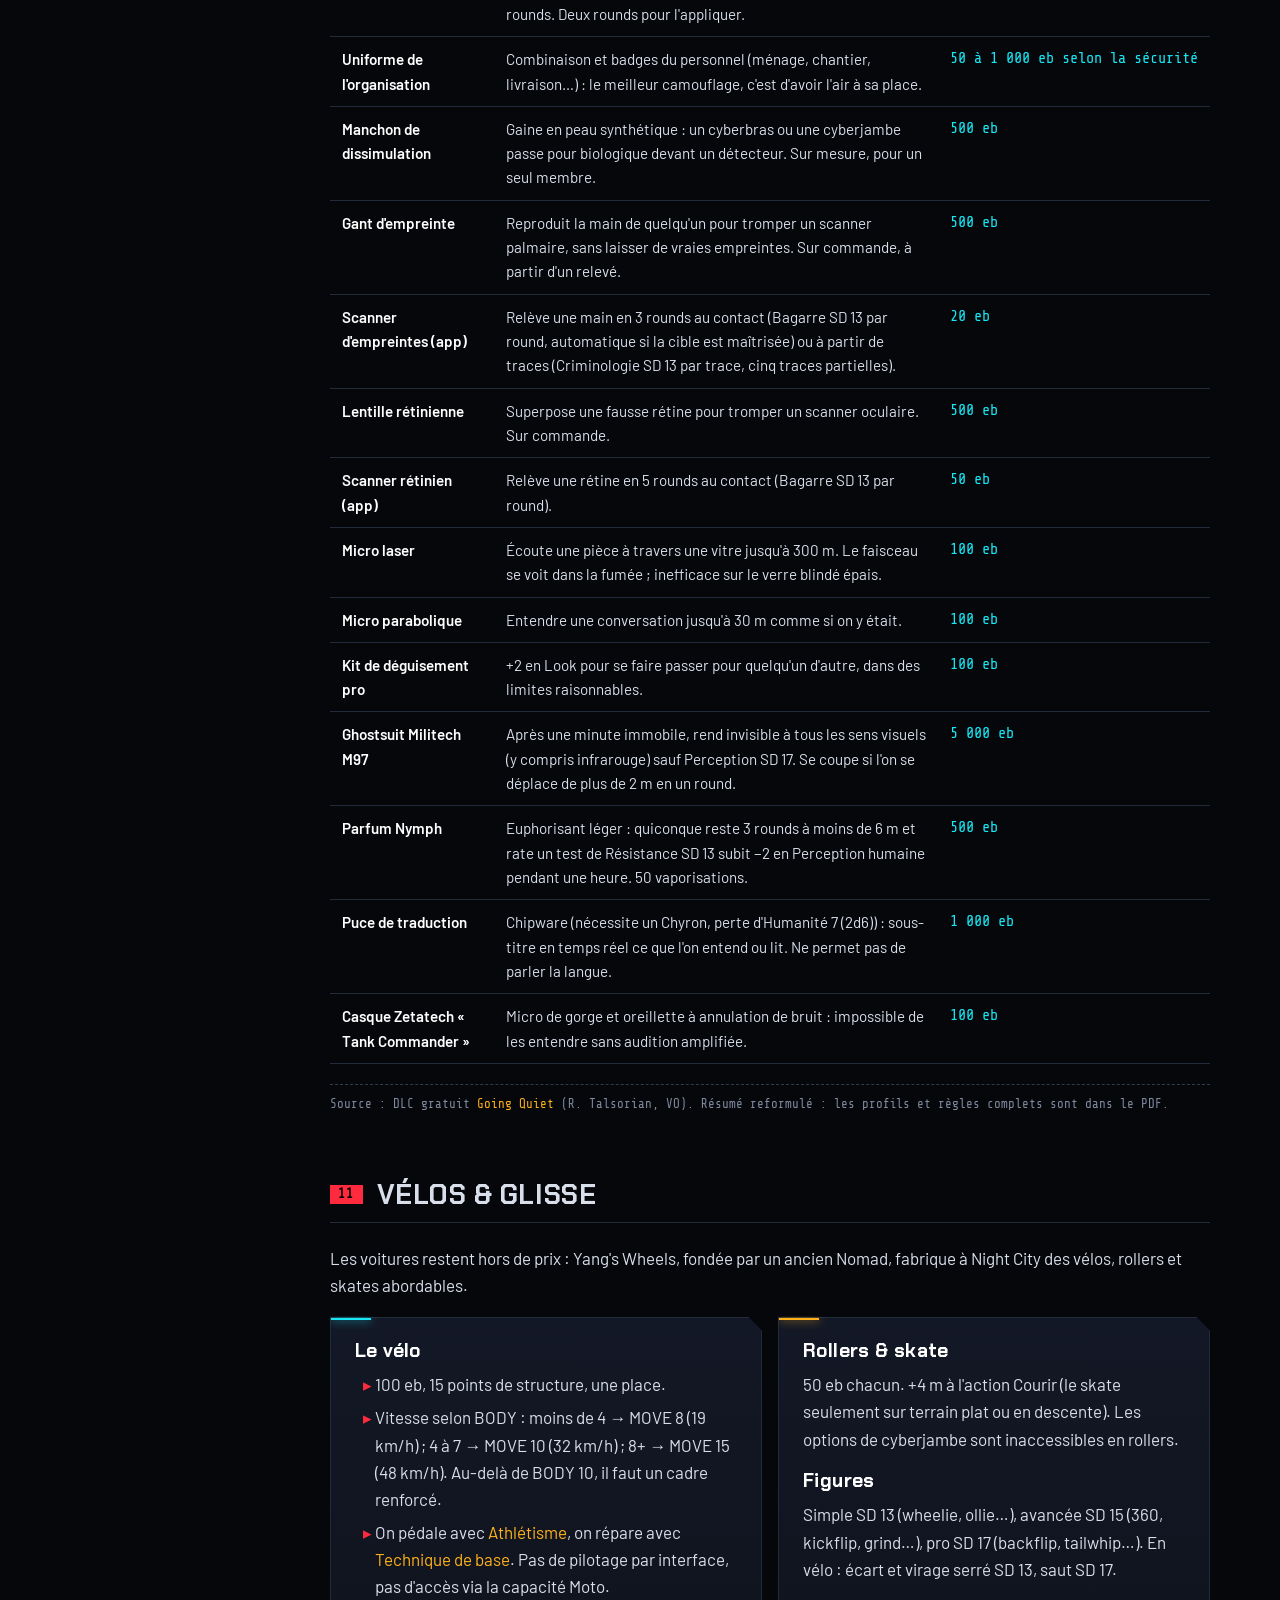
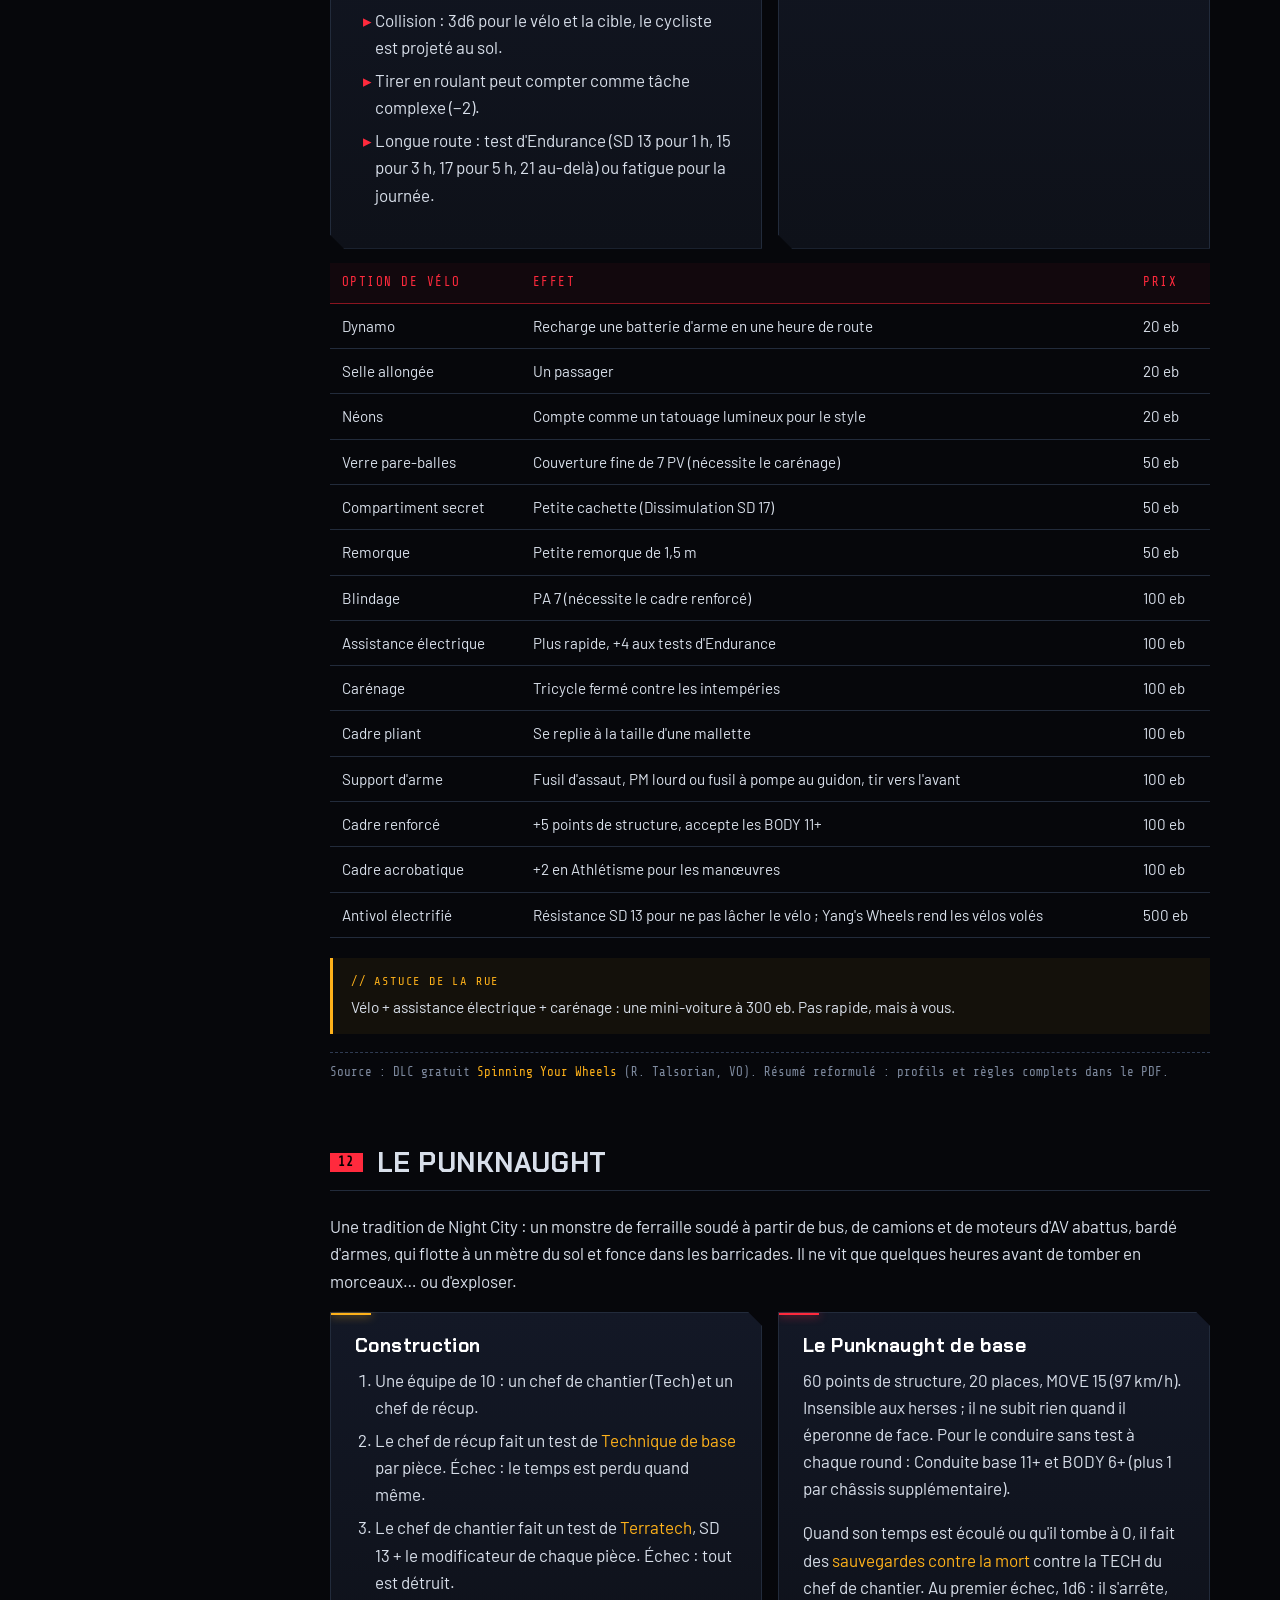
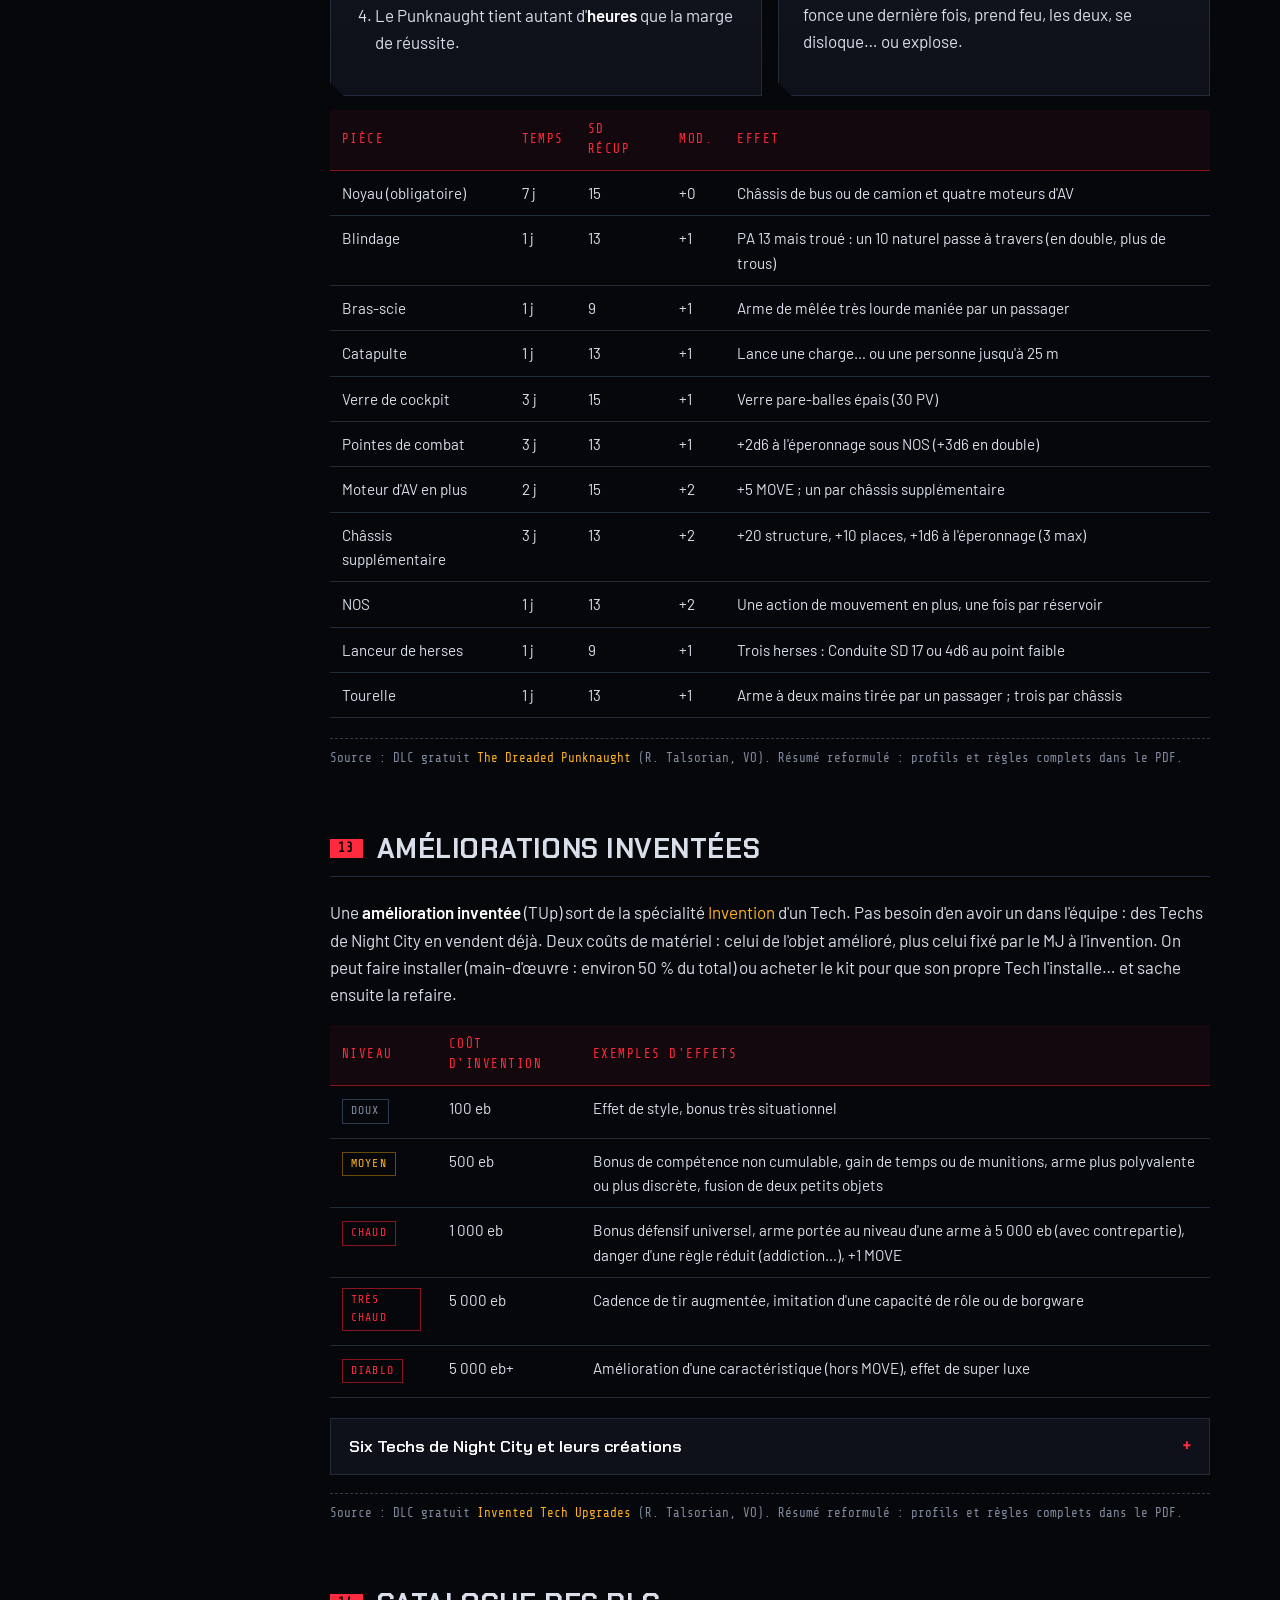
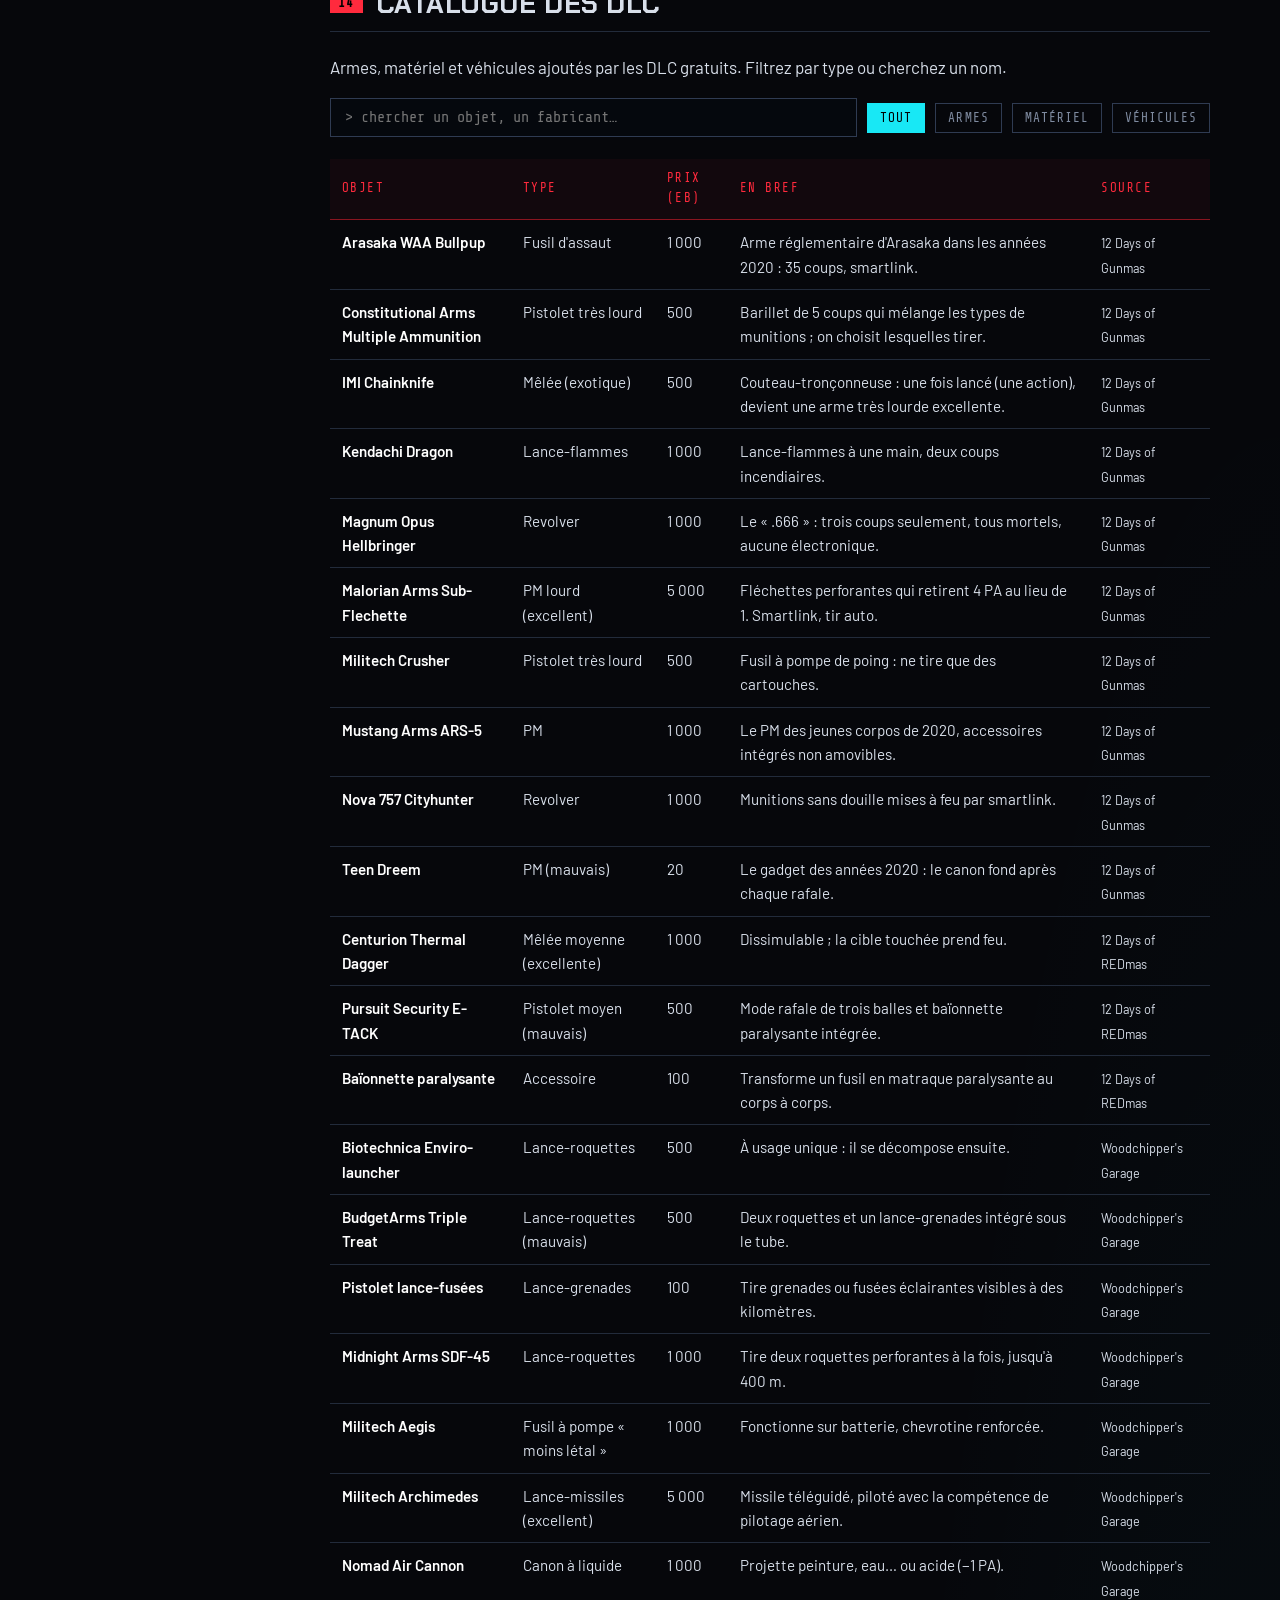
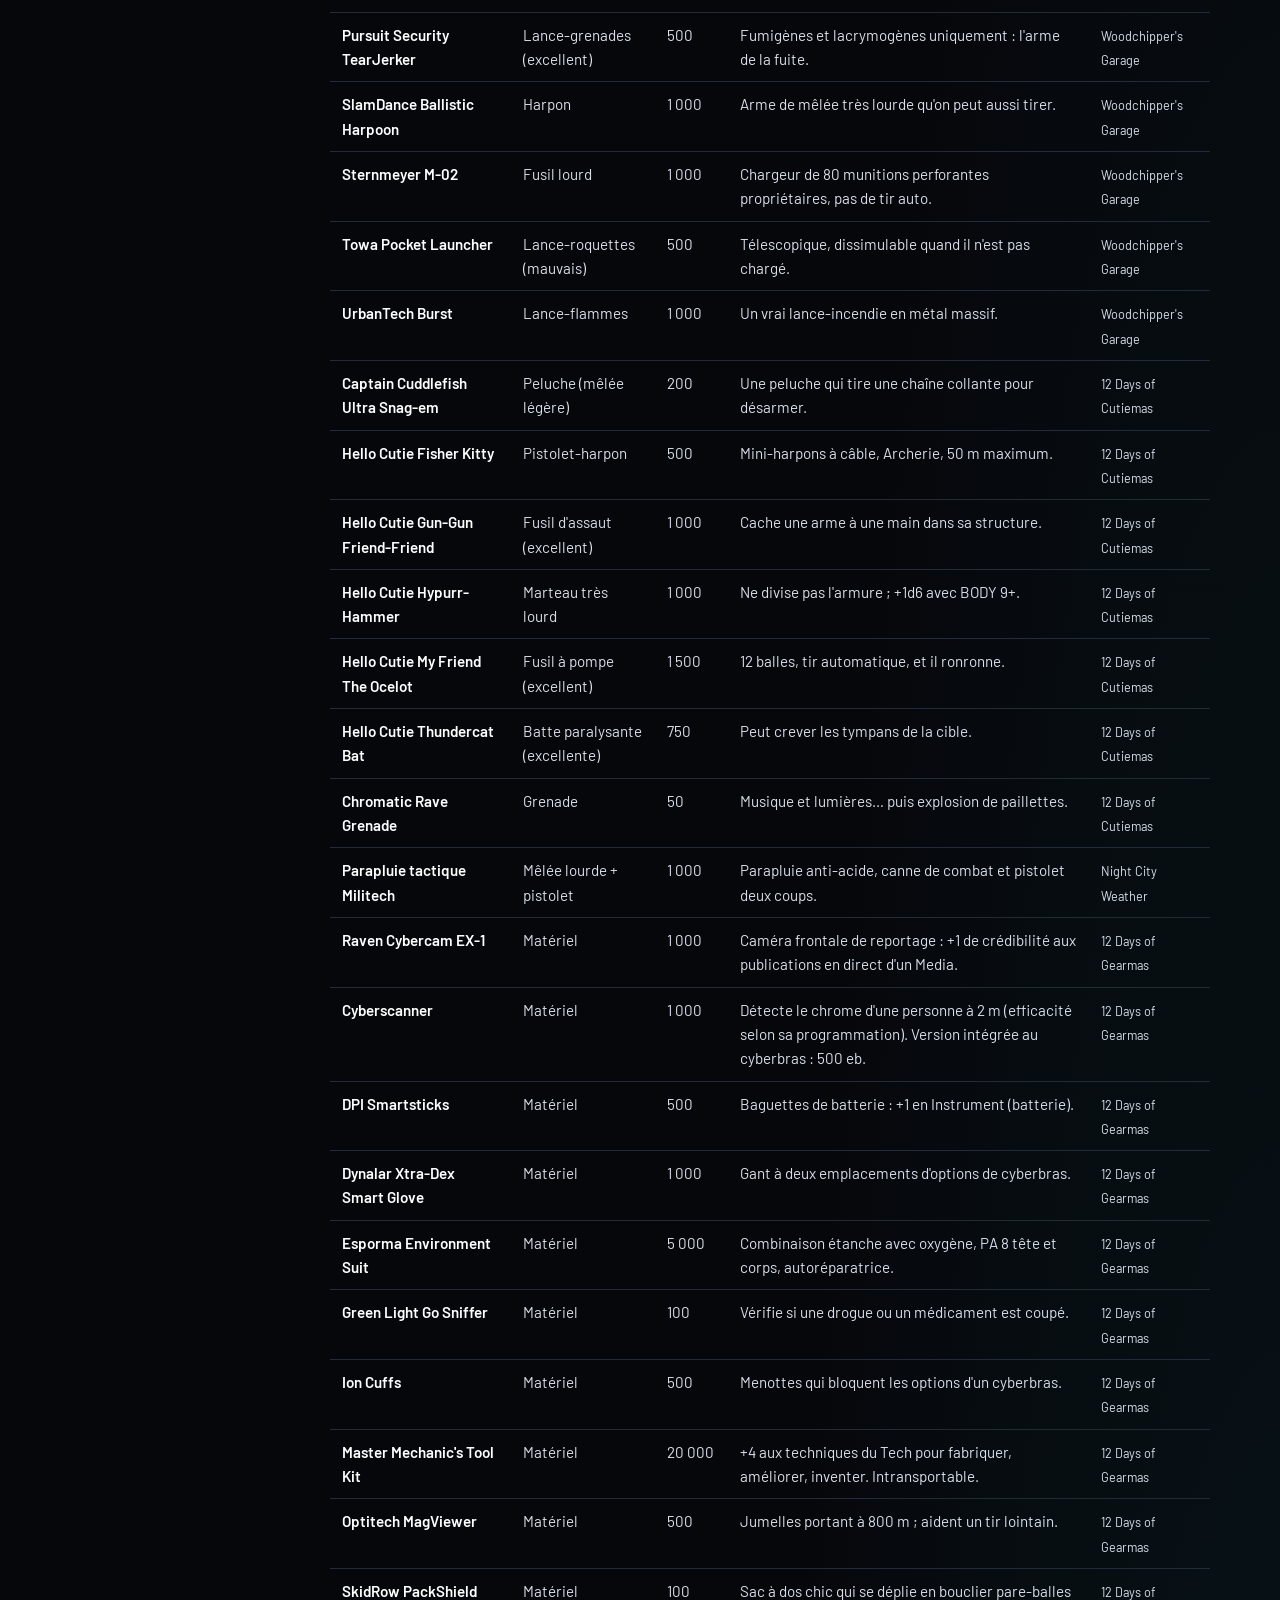
<file: equipement.html>
<!DOCTYPE html>
<html lang="fr">
<head>
  <meta charset="UTF-8">
  <meta name="viewport" content="width=device-width, initial-scale=1.0">
  <title>Équipement &amp; Économie — Datashard</title>
  <link rel="stylesheet" href="assets/style.css?v=202611210145">
</head>
<body>

<header class="hud">
  <div class="wrap">
    <a class="hud-logo" href="index.html"><span class="chip"></span>Datashard // Edgerunner</a>
    <div class="hud-status">
      <span class="hide-sm">SHARD-10 // MATÉRIEL</span>
      <span data-clock>--.--.2045 // --:--:--</span>
    </div>
    <a class="hud-back" href="index.html">◂ MENU</a>
  </div>
</header>

<main class="wrap">
  <div class="page-head">
    <div class="code" style="color: var(--amber)">SHARD-10 // INVENTAIRE</div>
    <h1 class="glitch" data-text="Équipement &amp; Économie">Équipement &amp; Économie</h1>
    <p class="lede">Dans le Time of the Red, tout s'achète en <strong>eurobucks (eb)</strong>, les <em>euros dystopiques (ED)</em> de la VF, mais pas tout se trouve facilement. Les Night Markets et les fixers sont souvent les seuls à avoir ce dont vous avez besoin.</p>
  </div>

  <div class="layout">
    <aside class="toc">
      <div class="toc-title">// SOMMAIRE</div>
      <a href="#prix">Gammes de prix</a>
      <a href="#armes">Armes</a>
      <a href="#armures">Armures</a>
      <a href="#qualite">Qualité</a>
      <a href="#agent">L'Agent</a>
      <a href="#conversion">Armes de Cyberpunk 2020</a>
      <a href="#marches">Night Markets</a>
      <a href="#black-chrome">Ce qu'ajoute Black Chrome</a>
      <a href="#chimie">Chimie de rue</a>
      <a href="#infiltration">Matériel d'infiltration</a>
      <a href="#velos">Vélos &amp; glisse</a>
      <a href="#punknaught">Le Punknaught</a>
      <a href="#tups">Améliorations inventées</a>
      <a href="#catalogue">Catalogue des DLC</a>
      <a href="#vie">Train de vie</a>
    </aside>

    <div>
      <section class="block" id="prix">
        <h2 data-idx="01">Gammes de prix</h2>
        <p>Les prix sont regroupés en catégories. Pratique pour improviser : le MJ annonce une catégorie, pas un prix au centime près.</p>
        <div class="table-wrap">
          <table>
            <thead><tr><th>Catégorie</th><th>Prix</th><th>Exemples</th></tr></thead>
            <tbody>
              <tr><td><strong>Bon marché</strong></td><td class="num">10 eb</td><td>Repas basique, munitions de base, petit objet.</td></tr>
              <tr><td><strong>Courant</strong></td><td class="num">20 eb</td><td>Vêtements ordinaires, outils simples.</td></tr>
              <tr><td><strong>Coûteux</strong></td><td class="num">50 eb</td><td>Pistolet moyen, arme de mêlée légère.</td></tr>
              <tr><td><strong>Premium</strong></td><td class="num">100 eb</td><td>Pistolet lourd, armure légère, fashionware.</td></tr>
              <tr><td><strong>Cher</strong></td><td class="num">500 eb</td><td>Fusil d'assaut, cyberware courant, programmes.</td></tr>
              <tr><td><strong>Très cher</strong></td><td class="num">1 000 eb</td><td>Cyberware avancé, armures lourdes.</td></tr>
              <tr><td><strong>Luxe</strong></td><td class="num">5 000 eb</td><td>Cyberbras, véhicule d'occasion.</td></tr>
              <tr><td><strong>Super luxe</strong></td><td class="num">10 000 eb+</td><td>Véhicules haut de gamme, borgware.</td></tr>
            </tbody>
          </table>
        </div>
      </section>

      <section class="block" id="armes" data-filter-scope>
        <h2 data-idx="02">Armes</h2>
        <div class="filterbar">
          <input class="search" type="search" placeholder="> rechercher une arme…" data-filter-search aria-label="Rechercher">
          <button class="chip-btn on" data-filter-chip="all">Toutes</button>
          <button class="chip-btn" data-filter-chip="poing">Armes de poing</button>
          <button class="chip-btn" data-filter-chip="epaule">Armes d'épaule</button>
          <button class="chip-btn" data-filter-chip="lourde">Lourdes</button>
          <button class="chip-btn" data-filter-chip="melee">Mêlée</button>
        </div>
        <div class="table-wrap">
          <table>
            <thead><tr><th>Type</th><th>Dégâts</th><th>Compétence</th><th>Notes</th></tr></thead>
            <tbody>
              <tr data-filter-item data-tags="poing"><td><strong>Pistolet moyen</strong></td><td class="num">2d6</td><td>Armes de poing</td><td>Facile à cacher, bon marché.</td></tr>
              <tr data-filter-item data-tags="poing"><td><strong>Pistolet lourd</strong></td><td class="num">3d6</td><td>Armes de poing</td><td>Le classique de la rue.</td></tr>
              <tr data-filter-item data-tags="poing"><td><strong>Pistolet très lourd</strong></td><td class="num">4d6</td><td>Armes de poing</td><td>Puissant, plus difficile à dissimuler.</td></tr>
              <tr data-filter-item data-tags="poing"><td><strong>Pistolet-mitrailleur</strong></td><td class="num">2d6</td><td>Armes de poing</td><td>Permet le tir automatique.</td></tr>
              <tr data-filter-item data-tags="poing"><td><strong>Pistolet-mitrailleur lourd</strong></td><td class="num">3d6</td><td>Armes de poing</td><td>Tir automatique, plus de punch.</td></tr>
              <tr data-filter-item data-tags="epaule"><td><strong>Fusil à pompe</strong></td><td class="num">5d6</td><td>Armes d'épaule</td><td>Dévastateur à courte portée ; munitions spéciales possibles.</td></tr>
              <tr data-filter-item data-tags="epaule"><td><strong>Fusil d'assaut</strong></td><td class="num">5d6</td><td>Armes d'épaule</td><td>Polyvalent, tir automatique.</td></tr>
              <tr data-filter-item data-tags="epaule"><td><strong>Fusil de précision</strong></td><td class="num">5d6</td><td>Armes d'épaule</td><td>Excellent à longue portée, mauvais au contact.</td></tr>
              <tr data-filter-item data-tags="epaule"><td><strong>Arc / arbalète</strong></td><td class="num">4d6</td><td>Archerie</td><td>Silencieux, flèches spéciales.</td></tr>
              <tr data-filter-item data-tags="lourde"><td><strong>Lance-grenades</strong></td><td class="num">6d6</td><td>Armes lourdes</td><td>Dégâts de zone.</td></tr>
              <tr data-filter-item data-tags="lourde"><td><strong>Lance-roquettes</strong></td><td class="num">8d6</td><td>Armes lourdes</td><td>Pour les véhicules… et les problèmes très gros.</td></tr>
              <tr data-filter-item data-tags="melee"><td><strong>Arme de mêlée légère</strong></td><td class="num">1d6</td><td>Armes de mêlée</td><td>Couteau, matraque légère.</td></tr>
              <tr data-filter-item data-tags="melee"><td><strong>Arme de mêlée moyenne</strong></td><td class="num">2d6</td><td>Armes de mêlée</td><td>Machette, batte.</td></tr>
              <tr data-filter-item data-tags="melee"><td><strong>Arme de mêlée lourde</strong></td><td class="num">3d6</td><td>Armes de mêlée</td><td>Katana, hache.</td></tr>
              <tr data-filter-item data-tags="melee"><td><strong>Arme de mêlée très lourde</strong></td><td class="num">4d6</td><td>Armes de mêlée</td><td>Masse, tronçonneuse.</td></tr>
            </tbody>
          </table>
        </div>
        <p class="empty-msg hidden" data-filter-empty>// aucune arme trouvée</p>
        <div class="callout">
          <span class="label">// MUNITIONS</span>
          En plus des balles basiques, on trouve des munitions perforantes, incendiaires, explosives, à impulsion (contre l'électronique), non létales… Plus chères, souvent plus rares.
        </div>
      </section>

      <section class="block" id="armures">
        <h2 data-idx="03">Armures</h2>
        <p>On porte une armure pour le corps et une pour la tête. La valeur de <strong>PA</strong> (SP) est retirée des dégâts reçus.</p>
        <div class="table-wrap">
          <table>
            <thead><tr><th>Armure</th><th>PA</th><th>Notes</th></tr></thead>
            <tbody>
              <tr><td><strong>Cuir</strong></td><td class="num">4</td><td>Le minimum syndical.</td></tr>
              <tr><td><strong>Kevlar</strong></td><td class="num">7</td><td>Discret, se porte sous les vêtements.</td></tr>
              <tr><td><strong>Armorjack léger</strong></td><td class="num">11</td><td>Le meilleur compromis pour la plupart des edgerunners.</td></tr>
              <tr><td><strong>Combinaison intégrale</strong></td><td class="num">11</td><td>Protège le corps et la tête d'un seul tenant.</td></tr>
              <tr><td><strong>Armorjack moyen</strong></td><td class="num">12</td><td>−2 en REF, DEX et MOVE.</td></tr>
              <tr><td><strong>Armorjack lourd</strong></td><td class="num">13</td><td>−2 en REF, DEX et MOVE.</td></tr>
              <tr><td><strong>Flak</strong></td><td class="num">15</td><td>Militaire. −4 en REF, DEX et MOVE.</td></tr>
              <tr><td><strong>Metalgear</strong></td><td class="num">18</td><td>Quasi un char d'assaut portatif. −4 en REF, DEX et MOVE.</td></tr>
            </tbody>
          </table>
        </div>
        <div class="callout cyan">
          <span class="label">// RAPPEL</span>
          Chaque fois qu'une attaque traverse l'armure, elle perd 1 PA. Voir le <a href="combat.html#degats">module Combat</a>.
        </div>
      </section>

      <section class="block" id="qualite">
        <h2 data-idx="04">Qualité</h2>
        <div class="grid g3">
          <div class="panel"><span class="tag red">Mauvaise</span><h3>Camelote</h3><p>Moins chère, mais malus au toucher et risque de s'enrayer.</p></div>
          <div class="panel cyan"><span class="tag cyan">Standard</span><h3>Normale</h3><p>Ce qu'on trouve partout. Fiable sans être exceptionnel.</p></div>
          <div class="panel amber"><span class="tag amber">Excellente</span><h3>Haut de gamme</h3><p>Plus chère, avec un bonus au toucher. Souvent signée d'un fabricant réputé.</p></div>
        </div>
      </section>

      <section class="block" id="agent">
        <h2 data-idx="05">L'Agent</h2>
        <p>Téléphone, ordinateur de poche, secrétaire : l'Agent gère communications, agenda, recherches dans le Data Pool et appareils connectés. Son pseudo-IA auto-adaptative (SAAI) apprend les habitudes de son propriétaire ; beaucoup d'edgerunners le traitent comme un ami. Pas de sauvegarde dans le cloud : tout est dans l'appareil, ce qui en fait une cible… ou un otage.</p>
        <div class="grid g3">
          <div class="panel cyan"><h3>Réseaux</h3><p>Accès au CitiNet compris dans le mode de vie ; appels longue distance facturés par WorldSat. Liaison courte portée <em>AltLink</em> (20 m) avec les autres appareils, agents et cyberware.</p></div>
          <div class="panel"><h3>Personnalité</h3><p>Voix, accents et caractères téléchargeables de 10 à 100 eb. Règle d'or : plus c'est sexy, plus c'est cher.</p></div>
          <div class="panel amber"><h3>Agent interne</h3><p>Option de kit cyberaudio, commandé à la voix (ou en subvocal). Sortie visuelle via un Chyron.</p></div>
        </div>
        <div class="grid g2" style="margin-top:16px">
          <div>
            <h3>Modèles</h3>
            <div class="table-wrap"><table><thead><tr><th>Modèle</th><th>Qualité</th><th>Prix</th></tr></thead><tbody>
<tr><td>Segotari Double Agent</td><td>mauvaise</td><td><span class="num">50 eb</span></td></tr>
<tr><td>Zetatech Grade A</td><td>standard</td><td><span class="num">100 eb</span></td></tr>
<tr><td>Zetatech Grade A-Plus (holo)</td><td>excellente</td><td><span class="num">500 eb</span></td></tr>
<tr><td>Wyzard Merlyn (montre, +1 Habillement)</td><td>excellente</td><td><span class="num">1 000 eb</span></td></tr>
<tr><td><em>Interne</em> Mediaware BrainGen</td><td>mauvaise</td><td><span class="num">50 eb</span></td></tr>
<tr><td><em>Interne</em> Raven Drake</td><td>standard</td><td><span class="num">100 eb</span></td></tr>
<tr><td><em>Interne</em> EBM PiR2</td><td>excellente</td><td><span class="num">500 eb</span></td></tr>
<tr><td><em>Interne</em> Rocklin Neuron (sur le nerf optique)</td><td>excellente</td><td><span class="num">1 000 eb</span></td></tr>
</tbody></table></div>
            <p><small>Agents internes : pose en boutique, perte d'Humanité 3 (1d6).</small></p>
          </div>
          <div>
            <h3>Applis</h3>
            <div class="table-wrap"><table><thead><tr><th>Appli</th><th>Effet</th><th>Prix</th></tr></thead><tbody>
<tr><td>Ask Alex Anything, BabelChat, ZPost, The Garden</td><td>Recherche, messagerie, mail, réseau social (Ziggurat)</td><td>gratuit</td></tr>
<tr><td>BangMe!</td><td>Paiement d'Agent à Agent</td><td><span class="num">10 eb</span></td></tr>
<tr><td>Big SAAI</td><td>+3 en Recherche en bibliothèque (au lieu de +2)… et rapporte tout à Ziggurat</td><td><span class="num">100 eb</span></td></tr>
<tr><td>HusTool</td><td>Petits boulots : 10 eb la demi-heure (sur 1d10 : 1 rien, 10 une mauvaise rencontre)</td><td><span class="num">20 eb</span></td></tr>
<tr><td>WatchBox</td><td>Alarme de pièce (Discrétion SD 13 pour passer)</td><td><span class="num">50 eb</span></td></tr>
<tr><td>Brainwasher</td><td>Thérapie par appli : raccourcit ou rallonge la vraie thérapie d'un jour</td><td><span class="num">50 eb/mois</span></td></tr>
</tbody></table></div>
          </div>
        </div>
        <p>Pirater l'Agent de quelqu'un : voir le <a href="netrunning.html#agents">module Netrunning</a>.</p>
        <p class="dlc-src">Source : DLC gratuit <a href="https://rtalsoriangames.com/wp-content/uploads/2024/03/RTG-CPR-DLC-AllAboutAgentsv1.01.pdf" target="_blank" rel="noopener"><em>All About Agents</em></a> (R. Talsorian, VO). Résumé reformulé : profils et règles complets dans le PDF.</p>
      </section>

      <section class="block" id="conversion">
        <h2 data-idx="06">Armes de Cyberpunk 2020</h2>
        <p>Pour reprendre une arme d'un vieux supplément 2020 dans RED, on la « rabote » en six étapes :</p>
        <ol class="list">
          <li><strong>Arme atypique ?</strong> Si elle ne tire ni balles, ni cartouches, ni explosifs, ni flèches, ou a des règles spéciales, c'est une <em>arme exotique</em> : cherchez un équivalent dans la gamme RED, sinon voyez avec le MJ.</li>
          <li><strong>Type d'arme.</strong> Prenez le type RED le plus proche : il impose dégâts, multiplicateur de tir automatique, chargeur, munitions, cadence, nombre de mains, dissimulation et prix de base.</li>
          <li><strong>Précision.</strong> Une précision (WA) négative devient 0 ; une précision positive devient +1, ce qui en fait une arme de qualité excellente.</li>
          <li><strong>Fiabilité.</strong> Une arme « peu fiable » en 2020 le reste : sur un échec critique en attaque, elle s'enraye et il faut une action pour la remettre en état.</li>
          <li><strong>Qualité.</strong> Peu fiable avec précision 0 : <em>mauvaise</em>. Fiable avec précision 0 : <em>standard</em>. Précision +1 : <em>excellente</em>, même si elle est peu fiable. Le prix suit la meilleure qualité atteinte.</li>
          <li><strong>Accessoires et prix.</strong> Remplacez les options par leurs équivalents RED (trois emplacements par arme ; chargeur étendu ou tambour si l'arme d'origine en contenait plus). Au-delà de trois accessoires, l'arme devient exotique. Le MJ fixe le prix final.</li>
        </ol>
        <div class="callout">
          <span class="label">// EXEMPLE</span>
          Un fusil d'assaut 2020 à précision −1 avec visée intelligente devient un fusil d'assaut RED standard (5d6), auquel on ajoute l'accessoire <em>Smartgun Link</em> et un chargeur étendu. Son prix passe d'environ 500 à 1 100 eb.
        </div>
        <p class="dlc-src">Source : DLC gratuit <a href="https://rtalsoriangames.com/wp-content/uploads/2020/11/RTG-CPR-OldGuns.pdf" target="_blank" rel="noopener"><em>Old Guns Never Die</em></a> (R. Talsorian, VO). Résumé reformulé : les profils et règles complets sont dans le PDF.</p>
      </section>

      <section class="block" id="marches">
        <h2 data-idx="07">Night Markets</h2>
        <p>Des marchés éphémères, souvent organisés par un fixer, qui apparaissent pour une nuit dans un parking, un entrepôt ou sous un échangeur. On y trouve de tout : nourriture, armes, cyberware, médicaments, objets exotiques.</p>
        <ul class="list">
          <li>Chaque Night Market a ses <strong>spécialités</strong> (le MJ tire ou choisit les catégories disponibles).</li>
          <li>C'est l'endroit idéal pour trouver ce qui ne se vend pas en boutique.</li>
          <li>C'est aussi un excellent lieu de rencontre… et de règlements de comptes.</li>
        </ul>
        <div class="callout cyan">
          <span class="label">// BLACK CHROME</span>
          Le supplément décrit six Night Markets complets : plan, fixer organisateur avec son profil, marchandises, lieu, manière d'obtenir une invitation, et ce qui se passe quand ça tourne mal.
        </div>
      </section>

      <section class="block" id="black-chrome">
        <h2 data-idx="08">Ce qu'ajoute Black Chrome</h2>
        <p>Le catalogue d'équipement du Time of the Red ajoute plus de 170 objets, répartis en grandes familles :</p>
        <div class="grid g3">
          <div class="panel cyan"><h3>Apps</h3><p>Logiciels pour l'Agent, le smartphone de 2045 : outils pratiques, sécurité, réseaux sociaux.</p></div>
          <div class="panel"><h3>Armes &amp; armures</h3><p>Nouveaux modèles, munitions et équipements de protection pour tous les budgets.</p></div>
          <div class="panel magenta"><h3>Cyberware &amp; mode</h3><p>Implants inédits et vêtements, parce que le style compte autant que le chrome.</p></div>
          <div class="panel amber"><h3>Linear frames</h3><p>Exosquelettes de travail et de combat, pour soulever, porter et encaisser.</p></div>
          <div class="panel"><h3>Véhicules</h3><p>Motos, voitures, utilitaires et engins plus exotiques.</p></div>
          <div class="panel cyan"><h3>Corpos &amp; économie</h3><p>Les mégacorpos et les néocorpos qui montent, et le fonctionnement de l'économie de 2045.</p></div>
        </div>
      </section>

      <section class="block" id="chimie">
        <h2 data-idx="09">Chimie de rue</h2>
        <p>Une drogue de rue a un <strong>effet principal</strong> pendant une durée donnée. L'usager doit réussir un test de <em>Résistance torture/drogues</em> contre le SD indiqué, sinon il subit l'<strong>effet secondaire</strong> : le plus souvent une dépendance, parfois une perte d'Humanité. Un dépendant subit un malus permanent tant qu'il n'est pas sous l'effet du produit.</p>

        <h3>Drogues de combat</h3>
        <div class="table-wrap">
          <table>
            <thead><tr><th>Drogue</th><th>Durée</th><th>Effet principal</th><th>Si effet secondaire (SD 17)</th><th>Prix / dose</th></tr></thead>
            <tbody>
              <tr><td><strong>Berserker</strong></td><td class="num">10 min</td><td>Plus de dégâts bonus sur les blessures critiques subies ; malus de blessure grave ou mortelle (et de face-à-face perdu) divisés par deux. Rend très agressif.</td><td>−2 Humanité, dépendance : malus de base à la sauvegarde contre la mort +1.</td><td class="num">100 eb</td></tr>
              <tr><td><strong>Prime Time</strong></td><td class="num">4 h</td><td>+2 en COOL et WILL (sans changer les PV). Coupe les émotions : perte temporaire de 4d6 Humanité, rendue à la fin de l'effet.</td><td>−1 Humanité, dépendance : −2 en COOL hors effet.</td><td class="num">50 eb</td></tr>
              <tr><td><strong>Sixgun</strong></td><td class="num">4 h</td><td>Pour netrunners : +2 en Vitesse une fois connecté, déconnexions forcées traitées comme sûres (hors effet de programme), et une fois par tour 1 point d'Humanité contre une action NET en plus. En échange, −2 en MOVE et REF.</td><td>Dépendance : −2 en Vitesse connecté hors effet.</td><td class="num">100 eb</td></tr>
              <tr><td><strong>Timewarp</strong></td><td class="num">1 min</td><td>+3 aux jets d'initiative (ou +3 immédiat à l'initiative en cours).</td><td>Dépendance : −2 à l'initiative hors effet.</td><td class="num">100 eb</td></tr>
            </tbody>
          </table>
        </div>

        <div class="grid g2">
          <div class="panel amber">
            <h3>Composés additifs</h3>
            <p>À mélanger à une fiole de poison ou de biotoxine (une action ; pas de cumul d'un même composé).</p>
            <ul class="list">
              <li><strong>Retardateur</strong> (50 eb) : l'effet se déclenche une minute ou une heure plus tard.</li>
              <li><strong>Distillateur</strong> (100 eb) : +2 au SD pour résister au poison.</li>
              <li><strong>Osmose</strong> (50 eb) : poison de contact, à étaler sur une petite surface (poignée, arme…). Actif une heure, repérable (Perception SD 17), part à l'eau.</li>
            </ul>
          </div>
          <div class="panel cyan">
            <h3>Pharmacie du Medtech</h3>
            <p>Nouvelles préparations pour la spécialité Pharmacologie.</p>
            <ul class="list">
              <li><strong>Sédatif</strong> : un patient consentant dort 4 h et le Medtech gagne +2 à sa chirurgie. Sur une cible réticente : Résistance SD 15 ou inconscience pendant une minute (jusqu'à une blessure ou un réveil forcé).</li>
              <li><strong>Veritas</strong> : Résistance SD 17 ou état second pendant 10 min, avec −5 en Jeu d'acteur, Concentration, Conversation, Déduction, Perception humaine et Persuasion.</li>
            </ul>
          </div>
          <div class="panel magenta">
            <h3>Drone assassin Suzumebachi</h3>
            <p>Drone volant insectoïde de la taille d'un livre de poche, vendu 5 000 eb. Il attaque à la fléchette biotoxique dès qu'il reconnaît un visage enregistré, puis tente de s'enfuir. MOVE 6, PA 7, 10 PV. Sa portée dépend de l'architecture NET qui le pilote (le périmètre d'un bâtiment, ou 50 m pour une architecture portable). Le neutraliser demande 5 minutes et un test d'Électronique/Sécurité SD 17.</p>
          </div>
          <div class="panel">
            <h3>Cyberware chimique</h3>
            <ul class="list">
              <li><strong>Auto-injecteur</strong> (interne, 100 eb, perte d'Humanité 3 (1d6), clinique) : stocke une dose de drogue, injectée par une action. Avec un biomoniteur, il peut se déclencher seul : au jet d'initiative, sur une blessure critique ou à un état de blessure choisi.</li>
              <li><strong>Gas Jet</strong> (option de cyberbras, 2 emplacements, 500 eb, perte d'Humanité 7 (2d6), clinique) : diffuseur dissimulé chargé de 3 doses de drogue ou de poison, tirées d'un coup en cône comme une cartouche de fusil à pompe. Les filtres nasaux protègent.</li>
            </ul>
          </div>
        </div>
        <p class="dlc-src">Source : DLC gratuit <a href="https://rtalsoriangames.com/wp-content/uploads/2023/01/RTG-CPR-DLC-HornetsPhramacyv1.11.pdf" target="_blank" rel="noopener"><em>Hornet's Pharmacy</em></a> (R. Talsorian, VO). Résumé reformulé : les profils et règles complets sont dans le PDF.</p>
      </section>

      <section class="block" id="infiltration" data-filter-scope>
        <h2 data-idx="10">Matériel d'infiltration</h2>
        <p>Pour les casses, arnaques et missions discrètes. À combiner avec l'<a href="regles.html#eclair">Éclair de chance</a> et le <a href="netrunning.html#furtif">netrunning furtif</a>.</p>
        <div class="filterbar">
          <input class="search" type="search" placeholder="> chercher un objet…" data-filter-search aria-label="Rechercher">
        </div>
        <div class="table-wrap">
          <table>
            <thead><tr><th>Objet</th><th>Effet</th><th>Prix</th></tr></thead>
            <tbody>
              <tr data-filter-item><td><strong>Composé binaire</strong></td><td>Tube à deux produits qui rongent une surface de couverture de 2 m × 2 m : 6d6 dégâts par round, couche après couche, pendant 6 rounds. Deux rounds pour l'appliquer.</td><td class="num">50 eb / tube</td></tr>
              <tr data-filter-item><td><strong>Uniforme de l'organisation</strong></td><td>Combinaison et badges du personnel (ménage, chantier, livraison…) : le meilleur camouflage, c'est d'avoir l'air à sa place.</td><td class="num">50 à 1 000 eb selon la sécurité</td></tr>
              <tr data-filter-item><td><strong>Manchon de dissimulation</strong></td><td>Gaine en peau synthétique : un cyberbras ou une cyberjambe passe pour biologique devant un détecteur. Sur mesure, pour un seul membre.</td><td class="num">500 eb</td></tr>
              <tr data-filter-item><td><strong>Gant d'empreinte</strong></td><td>Reproduit la main de quelqu'un pour tromper un scanner palmaire, sans laisser de vraies empreintes. Sur commande, à partir d'un relevé.</td><td class="num">500 eb</td></tr>
              <tr data-filter-item><td><strong>Scanner d'empreintes (app)</strong></td><td>Relève une main en 3 rounds au contact (Bagarre SD 13 par round, automatique si la cible est maîtrisée) ou à partir de traces (Criminologie SD 13 par trace, cinq traces partielles).</td><td class="num">20 eb</td></tr>
              <tr data-filter-item><td><strong>Lentille rétinienne</strong></td><td>Superpose une fausse rétine pour tromper un scanner oculaire. Sur commande.</td><td class="num">500 eb</td></tr>
              <tr data-filter-item><td><strong>Scanner rétinien (app)</strong></td><td>Relève une rétine en 5 rounds au contact (Bagarre SD 13 par round).</td><td class="num">50 eb</td></tr>
              <tr data-filter-item><td><strong>Micro laser</strong></td><td>Écoute une pièce à travers une vitre jusqu'à 300 m. Le faisceau se voit dans la fumée ; inefficace sur le verre blindé épais.</td><td class="num">100 eb</td></tr>
              <tr data-filter-item><td><strong>Micro parabolique</strong></td><td>Entendre une conversation jusqu'à 30 m comme si on y était.</td><td class="num">100 eb</td></tr>
              <tr data-filter-item><td><strong>Kit de déguisement pro</strong></td><td>+2 en Look pour se faire passer pour quelqu'un d'autre, dans des limites raisonnables.</td><td class="num">100 eb</td></tr>
              <tr data-filter-item><td><strong>Ghostsuit Militech M97</strong></td><td>Après une minute immobile, rend invisible à tous les sens visuels (y compris infrarouge) sauf Perception SD 17. Se coupe si l'on se déplace de plus de 2 m en un round.</td><td class="num">5 000 eb</td></tr>
              <tr data-filter-item><td><strong>Parfum Nymph</strong></td><td>Euphorisant léger : quiconque reste 3 rounds à moins de 6 m et rate un test de Résistance SD 13 subit −2 en Perception humaine pendant une heure. 50 vaporisations.</td><td class="num">500 eb</td></tr>
              <tr data-filter-item><td><strong>Puce de traduction</strong></td><td>Chipware (nécessite un Chyron, perte d'Humanité 7 (2d6)) : sous-titre en temps réel ce que l'on entend ou lit. Ne permet pas de parler la langue.</td><td class="num">1 000 eb</td></tr>
              <tr data-filter-item><td><strong>Casque Zetatech « Tank Commander »</strong></td><td>Micro de gorge et oreillette à annulation de bruit : impossible de les entendre sans audition amplifiée.</td><td class="num">100 eb</td></tr>
            </tbody>
          </table>
        </div>
        <p class="empty-msg hidden" data-filter-empty>// aucun objet trouvé</p>
        <p class="dlc-src">Source : DLC gratuit <a href="https://rtalsoriangames.com/wp-content/uploads/2025/07/RTG-CPR-DLC-GoingQuietv1.1.pdf" target="_blank" rel="noopener"><em>Going Quiet</em></a> (R. Talsorian, VO). Résumé reformulé : les profils et règles complets sont dans le PDF.</p>
      </section>

      <section class="block" id="velos">
        <h2 data-idx="11">Vélos &amp; glisse</h2>
        <p>Les voitures restent hors de prix : Yang's Wheels, fondée par un ancien Nomad, fabrique à Night City des vélos, rollers et skates abordables.</p>
        <div class="grid g2">
          <div class="panel cyan">
            <h3>Le vélo</h3>
            <ul class="list">
              <li>100 eb, 15 points de structure, une place.</li>
              <li>Vitesse selon BODY : moins de 4 → MOVE 8 (19 km/h) ; 4 à 7 → MOVE 10 (32 km/h) ; 8+ → MOVE 15 (48 km/h). Au-delà de BODY 10, il faut un cadre renforcé.</li>
              <li>On pédale avec <em>Athlétisme</em>, on répare avec <em>Technique de base</em>. Pas de pilotage par interface, pas d'accès via la capacité Moto.</li>
              <li>Collision : 3d6 pour le vélo et la cible, le cycliste est projeté au sol.</li>
              <li>Tirer en roulant peut compter comme tâche complexe (−2).</li>
              <li>Longue route : test d'Endurance (SD 13 pour 1 h, 15 pour 3 h, 17 pour 5 h, 21 au-delà) ou fatigue pour la journée.</li>
            </ul>
          </div>
          <div class="panel amber">
            <h3>Rollers &amp; skate</h3>
            <p>50 eb chacun. +4 m à l'action Courir (le skate seulement sur terrain plat ou en descente). Les options de cyberjambe sont inaccessibles en rollers.</p>
            <h3>Figures</h3>
            <p>Simple SD 13 (wheelie, ollie…), avancée SD 15 (360, kickflip, grind…), pro SD 17 (backflip, tailwhip…). En vélo : écart et virage serré SD 13, saut SD 17.</p>
          </div>
        </div>
        <div class="table-wrap"><table><thead><tr><th>Option de vélo</th><th>Effet</th><th>Prix</th></tr></thead><tbody>
<tr><td>Dynamo</td><td>Recharge une batterie d'arme en une heure de route</td><td><span class="num">20 eb</span></td></tr>
<tr><td>Selle allongée</td><td>Un passager</td><td><span class="num">20 eb</span></td></tr>
<tr><td>Néons</td><td>Compte comme un tatouage lumineux pour le style</td><td><span class="num">20 eb</span></td></tr>
<tr><td>Verre pare-balles</td><td>Couverture fine de 7 PV (nécessite le carénage)</td><td><span class="num">50 eb</span></td></tr>
<tr><td>Compartiment secret</td><td>Petite cachette (Dissimulation SD 17)</td><td><span class="num">50 eb</span></td></tr>
<tr><td>Remorque</td><td>Petite remorque de 1,5 m</td><td><span class="num">50 eb</span></td></tr>
<tr><td>Blindage</td><td>PA 7 (nécessite le cadre renforcé)</td><td><span class="num">100 eb</span></td></tr>
<tr><td>Assistance électrique</td><td>Plus rapide, +4 aux tests d'Endurance</td><td><span class="num">100 eb</span></td></tr>
<tr><td>Carénage</td><td>Tricycle fermé contre les intempéries</td><td><span class="num">100 eb</span></td></tr>
<tr><td>Cadre pliant</td><td>Se replie à la taille d'une mallette</td><td><span class="num">100 eb</span></td></tr>
<tr><td>Support d'arme</td><td>Fusil d'assaut, PM lourd ou fusil à pompe au guidon, tir vers l'avant</td><td><span class="num">100 eb</span></td></tr>
<tr><td>Cadre renforcé</td><td>+5 points de structure, accepte les BODY 11+</td><td><span class="num">100 eb</span></td></tr>
<tr><td>Cadre acrobatique</td><td>+2 en Athlétisme pour les manœuvres</td><td><span class="num">100 eb</span></td></tr>
<tr><td>Antivol électrifié</td><td>Résistance SD 13 pour ne pas lâcher le vélo ; Yang's Wheels rend les vélos volés</td><td><span class="num">500 eb</span></td></tr>
</tbody></table></div>
        <div class="callout"><span class="label">// ASTUCE DE LA RUE</span>Vélo + assistance électrique + carénage : une mini-voiture à 300 eb. Pas rapide, mais à vous.</div>
        <p class="dlc-src">Source : DLC gratuit <a href="https://rtalsoriangames.com/wp-content/uploads/2022/12/RTG-CPR-DLC-SpinningYourWheelsv1.1.pdf" target="_blank" rel="noopener"><em>Spinning Your Wheels</em></a> (R. Talsorian, VO). Résumé reformulé : profils et règles complets dans le PDF.</p>
      </section>

      <section class="block" id="punknaught">
        <h2 data-idx="12">Le Punknaught</h2>
        <p>Une tradition de Night City : un monstre de ferraille soudé à partir de bus, de camions et de moteurs d'AV abattus, bardé d'armes, qui flotte à un mètre du sol et fonce dans les barricades. Il ne vit que quelques heures avant de tomber en morceaux… ou d'exploser.</p>
        <div class="grid g2">
          <div class="panel amber">
            <h3>Construction</h3>
            <ol class="list">
              <li>Une équipe de 10 : un chef de chantier (Tech) et un chef de récup.</li>
              <li>Le chef de récup fait un test de <em>Technique de base</em> par pièce. Échec : le temps est perdu quand même.</li>
              <li>Le chef de chantier fait un test de <em>Terratech</em>, SD 13 + le modificateur de chaque pièce. Échec : tout est détruit.</li>
              <li>Le Punknaught tient autant d'<strong>heures</strong> que la marge de réussite.</li>
            </ol>
          </div>
          <div class="panel">
            <h3>Le Punknaught de base</h3>
            <p>60 points de structure, 20 places, MOVE 15 (97 km/h). Insensible aux herses ; il ne subit rien quand il éperonne de face. Pour le conduire sans test à chaque round : Conduite base 11+ et BODY 6+ (plus 1 par châssis supplémentaire).</p>
            <p style="margin:0">Quand son temps est écoulé ou qu'il tombe à 0, il fait des <em>sauvegardes contre la mort</em> contre la TECH du chef de chantier. Au premier échec, 1d6 : il s'arrête, fonce une dernière fois, prend feu, les deux, se disloque… ou explose.</p>
          </div>
        </div>
        <div class="table-wrap"><table><thead><tr><th>Pièce</th><th>Temps</th><th>SD récup</th><th>Mod.</th><th>Effet</th></tr></thead><tbody>
<tr><td>Noyau (obligatoire)</td><td>7 j</td><td>15</td><td>+0</td><td>Châssis de bus ou de camion et quatre moteurs d'AV</td></tr>
<tr><td>Blindage</td><td>1 j</td><td>13</td><td>+1</td><td>PA 13 mais troué : un 10 naturel passe à travers (en double, plus de trous)</td></tr>
<tr><td>Bras-scie</td><td>1 j</td><td>9</td><td>+1</td><td>Arme de mêlée très lourde maniée par un passager</td></tr>
<tr><td>Catapulte</td><td>1 j</td><td>13</td><td>+1</td><td>Lance une charge… ou une personne jusqu'à 25 m</td></tr>
<tr><td>Verre de cockpit</td><td>3 j</td><td>15</td><td>+1</td><td>Verre pare-balles épais (30 PV)</td></tr>
<tr><td>Pointes de combat</td><td>3 j</td><td>13</td><td>+1</td><td>+2d6 à l'éperonnage sous NOS (+3d6 en double)</td></tr>
<tr><td>Moteur d'AV en plus</td><td>2 j</td><td>15</td><td>+2</td><td>+5 MOVE ; un par châssis supplémentaire</td></tr>
<tr><td>Châssis supplémentaire</td><td>3 j</td><td>13</td><td>+2</td><td>+20 structure, +10 places, +1d6 à l'éperonnage (3 max)</td></tr>
<tr><td>NOS</td><td>1 j</td><td>13</td><td>+2</td><td>Une action de mouvement en plus, une fois par réservoir</td></tr>
<tr><td>Lanceur de herses</td><td>1 j</td><td>9</td><td>+1</td><td>Trois herses : Conduite SD 17 ou 4d6 au point faible</td></tr>
<tr><td>Tourelle</td><td>1 j</td><td>13</td><td>+1</td><td>Arme à deux mains tirée par un passager ; trois par châssis</td></tr>
</tbody></table></div>
        <p class="dlc-src">Source : DLC gratuit <a href="https://rtalsoriangames.com/wp-content/uploads/2023/06/RTG-CPR-DLC-DreadedPunknaught.pdf" target="_blank" rel="noopener"><em>The Dreaded Punknaught</em></a> (R. Talsorian, VO). Résumé reformulé : profils et règles complets dans le PDF.</p>
      </section>

      <section class="block" id="tups">
        <h2 data-idx="13">Améliorations inventées</h2>
        <p>Une <strong>amélioration inventée</strong> (TUp) sort de la spécialité <em>Invention</em> d'un Tech. Pas besoin d'en avoir un dans l'équipe : des Techs de Night City en vendent déjà. Deux coûts de matériel : celui de l'objet amélioré, plus celui fixé par le MJ à l'invention. On peut faire installer (main-d'œuvre : environ 50 % du total) ou acheter le kit pour que son propre Tech l'installe… et sache ensuite la refaire.</p>
        <div class="table-wrap"><table><thead><tr><th>Niveau</th><th>Coût d'invention</th><th>Exemples d'effets</th></tr></thead><tbody>
<tr><td><span class="tag">Doux</span></td><td><span class="num">100 eb</span></td><td>Effet de style, bonus très situationnel</td></tr>
<tr><td><span class="tag amber">Moyen</span></td><td><span class="num">500 eb</span></td><td>Bonus de compétence non cumulable, gain de temps ou de munitions, arme plus polyvalente ou plus discrète, fusion de deux petits objets</td></tr>
<tr><td><span class="tag red">Chaud</span></td><td><span class="num">1 000 eb</span></td><td>Bonus défensif universel, arme portée au niveau d'une arme à 5 000 eb (avec contrepartie), danger d'une règle réduit (addiction…), +1 MOVE</td></tr>
<tr><td><span class="tag red">Très chaud</span></td><td><span class="num">5 000 eb</span></td><td>Cadence de tir augmentée, imitation d'une capacité de rôle ou de borgware</td></tr>
<tr><td><span class="tag red">Diablo</span></td><td><span class="num">5 000 eb+</span></td><td>Amélioration d'une caractéristique (hors MOVE), effet de super luxe</td></tr>
</tbody></table></div>
        <details class="acc">
          <summary>Six Techs de Night City et leurs créations</summary>
          <div class="acc-body">
            <ul class="list">
              <li><strong>Android Ace</strong> (Kabuki, cyberware) : deux puces de compétence en une, cyberware mieux toléré, propulseurs pour pieds-patins.</li>
              <li><strong>Jack Sawyer</strong> (armurière) : deux accessoires sous le canon en un, contrepoids qui réduit l'exigence de BODY d'une arme, arme escamotable sans emplacement dans un cyberbras.</li>
              <li><strong>Lotos</strong> (netrunneuse) : programme hors emplacement dans le deck, combinaison isolée contre les Hellhounds, double <em>Slide</em> par tour.</li>
              <li><strong>Never Naughty Nedd</strong> (musée des armes de cinéma) : munitions doubles (−4 au tir), arme 3-en-1 avec modes micro-ondes et paralysant, lame qui choisit la blessure critique.</li>
              <li><strong>Troy Gordon</strong> (garage blindé) : projecteur aveuglant sur véhicule, blindage +3 PA (mais −5 MOVE), véhicule autonome piloté par l'Agent.</li>
              <li><strong>Tweak</strong> (réparations sans questions) : medscanner qui optimise le Speedheal, scanner qui guide une arme pour couper un implant précis, guitare-hache.</li>
            </ul>
          </div>
        </details>
        <p class="dlc-src">Source : DLC gratuit <a href="https://rtalsoriangames.com/wp-content/uploads/2026/03/RTG-CPR-DLC-InventedTechUpgradesv1.1.pdf" target="_blank" rel="noopener"><em>Invented Tech Upgrades</em></a> (R. Talsorian, VO). Résumé reformulé : profils et règles complets dans le PDF.</p>
      </section>

      <section class="block" id="catalogue" data-filter-scope>
        <h2 data-idx="14">Catalogue des DLC</h2>
        <p>Armes, matériel et véhicules ajoutés par les DLC gratuits. Filtrez par type ou cherchez un nom.</p>
        <div class="filterbar">
          <input class="search" type="search" placeholder="> chercher un objet, un fabricant…" data-filter-search aria-label="Rechercher">
          <button class="chip-btn on" data-filter-chip="all">Tout</button>
          <button class="chip-btn" data-filter-chip="arme">Armes</button>
          <button class="chip-btn" data-filter-chip="materiel">Matériel</button>
          <button class="chip-btn" data-filter-chip="vehicule">Véhicules</button>
        </div>
        <div class="table-wrap"><table><thead><tr><th>Objet</th><th>Type</th><th>Prix (eb)</th><th>En bref</th><th>Source</th></tr></thead><tbody>
<tr data-filter-item data-tags="arme"><td><strong>Arasaka WAA Bullpup</strong></td><td>Fusil d'assaut</td><td><span class="num">1 000</span></td><td>Arme réglementaire d'Arasaka dans les années 2020 : 35 coups, smartlink.</td><td><small>12 Days of Gunmas</small></td></tr>
<tr data-filter-item data-tags="arme"><td><strong>Constitutional Arms Multiple Ammunition</strong></td><td>Pistolet très lourd</td><td><span class="num">500</span></td><td>Barillet de 5 coups qui mélange les types de munitions ; on choisit lesquelles tirer.</td><td><small>12 Days of Gunmas</small></td></tr>
<tr data-filter-item data-tags="arme"><td><strong>IMI Chainknife</strong></td><td>Mêlée (exotique)</td><td><span class="num">500</span></td><td>Couteau-tronçonneuse : une fois lancé (une action), devient une arme très lourde excellente.</td><td><small>12 Days of Gunmas</small></td></tr>
<tr data-filter-item data-tags="arme"><td><strong>Kendachi Dragon</strong></td><td>Lance-flammes</td><td><span class="num">1 000</span></td><td>Lance-flammes à une main, deux coups incendiaires.</td><td><small>12 Days of Gunmas</small></td></tr>
<tr data-filter-item data-tags="arme"><td><strong>Magnum Opus Hellbringer</strong></td><td>Revolver</td><td><span class="num">1 000</span></td><td>Le « .666 » : trois coups seulement, tous mortels, aucune électronique.</td><td><small>12 Days of Gunmas</small></td></tr>
<tr data-filter-item data-tags="arme"><td><strong>Malorian Arms Sub-Flechette</strong></td><td>PM lourd (excellent)</td><td><span class="num">5 000</span></td><td>Fléchettes perforantes qui retirent 4 PA au lieu de 1. Smartlink, tir auto.</td><td><small>12 Days of Gunmas</small></td></tr>
<tr data-filter-item data-tags="arme"><td><strong>Militech Crusher</strong></td><td>Pistolet très lourd</td><td><span class="num">500</span></td><td>Fusil à pompe de poing : ne tire que des cartouches.</td><td><small>12 Days of Gunmas</small></td></tr>
<tr data-filter-item data-tags="arme"><td><strong>Mustang Arms ARS-5</strong></td><td>PM</td><td><span class="num">1 000</span></td><td>Le PM des jeunes corpos de 2020, accessoires intégrés non amovibles.</td><td><small>12 Days of Gunmas</small></td></tr>
<tr data-filter-item data-tags="arme"><td><strong>Nova 757 Cityhunter</strong></td><td>Revolver</td><td><span class="num">1 000</span></td><td>Munitions sans douille mises à feu par smartlink.</td><td><small>12 Days of Gunmas</small></td></tr>
<tr data-filter-item data-tags="arme"><td><strong>Teen Dreem</strong></td><td>PM (mauvais)</td><td><span class="num">20</span></td><td>Le gadget des années 2020 : le canon fond après chaque rafale.</td><td><small>12 Days of Gunmas</small></td></tr>
<tr data-filter-item data-tags="arme"><td><strong>Centurion Thermal Dagger</strong></td><td>Mêlée moyenne (excellente)</td><td><span class="num">1 000</span></td><td>Dissimulable ; la cible touchée prend feu.</td><td><small>12 Days of REDmas</small></td></tr>
<tr data-filter-item data-tags="arme"><td><strong>Pursuit Security E-TACK</strong></td><td>Pistolet moyen (mauvais)</td><td><span class="num">500</span></td><td>Mode rafale de trois balles et baïonnette paralysante intégrée.</td><td><small>12 Days of REDmas</small></td></tr>
<tr data-filter-item data-tags="arme"><td><strong>Baïonnette paralysante</strong></td><td>Accessoire</td><td><span class="num">100</span></td><td>Transforme un fusil en matraque paralysante au corps à corps.</td><td><small>12 Days of REDmas</small></td></tr>
<tr data-filter-item data-tags="arme"><td><strong>Biotechnica Enviro-launcher</strong></td><td>Lance-roquettes</td><td><span class="num">500</span></td><td>À usage unique : il se décompose ensuite.</td><td><small>Woodchipper's Garage</small></td></tr>
<tr data-filter-item data-tags="arme"><td><strong>BudgetArms Triple Treat</strong></td><td>Lance-roquettes (mauvais)</td><td><span class="num">500</span></td><td>Deux roquettes et un lance-grenades intégré sous le tube.</td><td><small>Woodchipper's Garage</small></td></tr>
<tr data-filter-item data-tags="arme"><td><strong>Pistolet lance-fusées</strong></td><td>Lance-grenades</td><td><span class="num">100</span></td><td>Tire grenades ou fusées éclairantes visibles à des kilomètres.</td><td><small>Woodchipper's Garage</small></td></tr>
<tr data-filter-item data-tags="arme"><td><strong>Midnight Arms SDF-45</strong></td><td>Lance-roquettes</td><td><span class="num">1 000</span></td><td>Tire deux roquettes perforantes à la fois, jusqu'à 400 m.</td><td><small>Woodchipper's Garage</small></td></tr>
<tr data-filter-item data-tags="arme"><td><strong>Militech Aegis</strong></td><td>Fusil à pompe « moins létal »</td><td><span class="num">1 000</span></td><td>Fonctionne sur batterie, chevrotine renforcée.</td><td><small>Woodchipper's Garage</small></td></tr>
<tr data-filter-item data-tags="arme"><td><strong>Militech Archimedes</strong></td><td>Lance-missiles (excellent)</td><td><span class="num">5 000</span></td><td>Missile téléguidé, piloté avec la compétence de pilotage aérien.</td><td><small>Woodchipper's Garage</small></td></tr>
<tr data-filter-item data-tags="arme"><td><strong>Nomad Air Cannon</strong></td><td>Canon à liquide</td><td><span class="num">1 000</span></td><td>Projette peinture, eau… ou acide (−1 PA).</td><td><small>Woodchipper's Garage</small></td></tr>
<tr data-filter-item data-tags="arme"><td><strong>Pursuit Security TearJerker</strong></td><td>Lance-grenades (excellent)</td><td><span class="num">500</span></td><td>Fumigènes et lacrymogènes uniquement : l'arme de la fuite.</td><td><small>Woodchipper's Garage</small></td></tr>
<tr data-filter-item data-tags="arme"><td><strong>SlamDance Ballistic Harpoon</strong></td><td>Harpon</td><td><span class="num">1 000</span></td><td>Arme de mêlée très lourde qu'on peut aussi tirer.</td><td><small>Woodchipper's Garage</small></td></tr>
<tr data-filter-item data-tags="arme"><td><strong>Sternmeyer M-02</strong></td><td>Fusil lourd</td><td><span class="num">1 000</span></td><td>Chargeur de 80 munitions perforantes propriétaires, pas de tir auto.</td><td><small>Woodchipper's Garage</small></td></tr>
<tr data-filter-item data-tags="arme"><td><strong>Towa Pocket Launcher</strong></td><td>Lance-roquettes (mauvais)</td><td><span class="num">500</span></td><td>Télescopique, dissimulable quand il n'est pas chargé.</td><td><small>Woodchipper's Garage</small></td></tr>
<tr data-filter-item data-tags="arme"><td><strong>UrbanTech Burst</strong></td><td>Lance-flammes</td><td><span class="num">1 000</span></td><td>Un vrai lance-incendie en métal massif.</td><td><small>Woodchipper's Garage</small></td></tr>
<tr data-filter-item data-tags="arme"><td><strong>Captain Cuddlefish Ultra Snag-em</strong></td><td>Peluche (mêlée légère)</td><td><span class="num">200</span></td><td>Une peluche qui tire une chaîne collante pour désarmer.</td><td><small>12 Days of Cutiemas</small></td></tr>
<tr data-filter-item data-tags="arme"><td><strong>Hello Cutie Fisher Kitty</strong></td><td>Pistolet-harpon</td><td><span class="num">500</span></td><td>Mini-harpons à câble, Archerie, 50 m maximum.</td><td><small>12 Days of Cutiemas</small></td></tr>
<tr data-filter-item data-tags="arme"><td><strong>Hello Cutie Gun-Gun Friend-Friend</strong></td><td>Fusil d'assaut (excellent)</td><td><span class="num">1 000</span></td><td>Cache une arme à une main dans sa structure.</td><td><small>12 Days of Cutiemas</small></td></tr>
<tr data-filter-item data-tags="arme"><td><strong>Hello Cutie Hypurr-Hammer</strong></td><td>Marteau très lourd</td><td><span class="num">1 000</span></td><td>Ne divise pas l'armure ; +1d6 avec BODY 9+.</td><td><small>12 Days of Cutiemas</small></td></tr>
<tr data-filter-item data-tags="arme"><td><strong>Hello Cutie My Friend The Ocelot</strong></td><td>Fusil à pompe (excellent)</td><td><span class="num">1 500</span></td><td>12 balles, tir automatique, et il ronronne.</td><td><small>12 Days of Cutiemas</small></td></tr>
<tr data-filter-item data-tags="arme"><td><strong>Hello Cutie Thundercat Bat</strong></td><td>Batte paralysante (excellente)</td><td><span class="num">750</span></td><td>Peut crever les tympans de la cible.</td><td><small>12 Days of Cutiemas</small></td></tr>
<tr data-filter-item data-tags="arme"><td><strong>Chromatic Rave Grenade</strong></td><td>Grenade</td><td><span class="num">50</span></td><td>Musique et lumières… puis explosion de paillettes.</td><td><small>12 Days of Cutiemas</small></td></tr>
<tr data-filter-item data-tags="arme"><td><strong>Parapluie tactique Militech</strong></td><td>Mêlée lourde + pistolet</td><td><span class="num">1 000</span></td><td>Parapluie anti-acide, canne de combat et pistolet deux coups.</td><td><small>Night City Weather</small></td></tr>
<tr data-filter-item data-tags="materiel"><td><strong>Raven Cybercam EX-1</strong></td><td>Matériel</td><td><span class="num">1 000</span></td><td>Caméra frontale de reportage : +1 de crédibilité aux publications en direct d'un Media.</td><td><small>12 Days of Gearmas</small></td></tr>
<tr data-filter-item data-tags="materiel"><td><strong>Cyberscanner</strong></td><td>Matériel</td><td><span class="num">1 000</span></td><td>Détecte le chrome d'une personne à 2 m (efficacité selon sa programmation). Version intégrée au cyberbras : 500 eb.</td><td><small>12 Days of Gearmas</small></td></tr>
<tr data-filter-item data-tags="materiel"><td><strong>DPI Smartsticks</strong></td><td>Matériel</td><td><span class="num">500</span></td><td>Baguettes de batterie : +1 en Instrument (batterie).</td><td><small>12 Days of Gearmas</small></td></tr>
<tr data-filter-item data-tags="materiel"><td><strong>Dynalar Xtra-Dex Smart Glove</strong></td><td>Matériel</td><td><span class="num">1 000</span></td><td>Gant à deux emplacements d'options de cyberbras.</td><td><small>12 Days of Gearmas</small></td></tr>
<tr data-filter-item data-tags="materiel"><td><strong>Esporma Environment Suit</strong></td><td>Matériel</td><td><span class="num">5 000</span></td><td>Combinaison étanche avec oxygène, PA 8 tête et corps, autoréparatrice.</td><td><small>12 Days of Gearmas</small></td></tr>
<tr data-filter-item data-tags="materiel"><td><strong>Green Light Go Sniffer</strong></td><td>Matériel</td><td><span class="num">100</span></td><td>Vérifie si une drogue ou un médicament est coupé.</td><td><small>12 Days of Gearmas</small></td></tr>
<tr data-filter-item data-tags="materiel"><td><strong>Ion Cuffs</strong></td><td>Matériel</td><td><span class="num">500</span></td><td>Menottes qui bloquent les options d'un cyberbras.</td><td><small>12 Days of Gearmas</small></td></tr>
<tr data-filter-item data-tags="materiel"><td><strong>Master Mechanic's Tool Kit</strong></td><td>Matériel</td><td><span class="num">20 000</span></td><td>+4 aux techniques du Tech pour fabriquer, améliorer, inventer. Intransportable.</td><td><small>12 Days of Gearmas</small></td></tr>
<tr data-filter-item data-tags="materiel"><td><strong>Optitech MagViewer</strong></td><td>Matériel</td><td><span class="num">500</span></td><td>Jumelles portant à 800 m ; aident un tir lointain.</td><td><small>12 Days of Gearmas</small></td></tr>
<tr data-filter-item data-tags="materiel"><td><strong>SkidRow PackShield</strong></td><td>Matériel</td><td><span class="num">100</span></td><td>Sac à dos chic qui se déplie en bouclier pare-balles (10 PV).</td><td><small>12 Days of Gearmas</small></td></tr>
<tr data-filter-item data-tags="materiel"><td><strong>MiniMag Speakers</strong></td><td>Matériel</td><td><span class="num">50</span></td><td>Haut-parleurs magnétiques d'un pouce, à coller partout.</td><td><small>12 Days of Gearmas</small></td></tr>
<tr data-filter-item data-tags="materiel"><td><strong>Metalgear léger</strong></td><td>Matériel</td><td><span class="num">1 000</span></td><td>PA 16, malus −3 en REF, DEX et MOVE.</td><td><small>12 Days of REDmas</small></td></tr>
<tr data-filter-item data-tags="materiel"><td><strong>Bouclier haute densité</strong></td><td>Matériel</td><td><span class="num">200</span></td><td>Bouclier pare-balles de 15 PV.</td><td><small>12 Days of REDmas</small></td></tr>
<tr data-filter-item data-tags="materiel"><td><strong>Smart Ears</strong></td><td>Matériel</td><td><span class="num">1 000</span></td><td>Oreilles amovibles avec lecteur audio et deux emplacements cyberaudio, sans chirurgie.</td><td><small>12 Days of REDmas</small></td></tr>
<tr data-filter-item data-tags="materiel"><td><strong>Húsafell Hydraulic Underjack</strong></td><td>Matériel</td><td><span class="num">1 000</span></td><td>Sous-vêtement hydraulique : +2 BODY (10 maximum).</td><td><small>12 Days of Cutiemas</small></td></tr>
<tr data-filter-item data-tags="materiel"><td><strong>Doublures de veste</strong></td><td>Matériel</td><td><span class="num">500</span></td><td>Chaude, froide ou imperméable (contre la pluie acide et rouge).</td><td><small>Night City Weather</small></td></tr>
<tr data-filter-item data-tags="materiel"><td><strong>Parapluie</strong></td><td>Matériel</td><td><span class="num">10</span></td><td>Annule la pluie acide, +2 contre la pluie rouge.</td><td><small>Night City Weather</small></td></tr>
<tr data-filter-item data-tags="vehicule"><td><strong>Zonda Metrocar</strong></td><td>Véhicule (Terre)</td><td><span class="num">1 000</span></td><td>La voiture la moins chère de la ville : deux places, 48 km/h, fabriquée par Yang's Wheels.</td><td><small>12 Days of Gearmas</small></td></tr>
<tr data-filter-item data-tags="vehicule"><td><strong>Zonda R400 Trail</strong></td><td>Véhicule (Terre)</td><td><span class="num">850</span></td><td>Le modèle d’entrée de gamme de Zonda.</td><td><small>12 Days of Vehiclemas</small></td></tr>
<tr data-filter-item data-tags="vehicule"><td><strong>AmeriCar Armadillo</strong></td><td>Véhicule (Terre)</td><td><span class="num">41 000</span></td><td>Le camping-car blindé le plus solide jamais construit.</td><td><small>12 Days of Vehiclemas</small></td></tr>
<tr data-filter-item data-tags="vehicule"><td><strong>TetraCorp Luxus 15</strong></td><td>Véhicule (Terre)</td><td><span class="num">45 000</span></td><td>Véhicule haut de gamme.</td><td><small>12 Days of Vehiclemas</small></td></tr>
<tr data-filter-item data-tags="vehicule"><td><strong>Dayton M405 AdZep</strong></td><td>Véhicule (Air)</td><td><span class="num">26 000</span></td><td>Dirigeable.</td><td><small>12 Days of Vehiclemas</small></td></tr>
<tr data-filter-item data-tags="vehicule"><td><strong>Dayton Sky Queen</strong></td><td>Véhicule (Air)</td><td><span class="num">4 961 000</span></td><td>Aéronef de croisière géant avec cabines.</td><td><small>12 Days of Vehiclemas</small></td></tr>
<tr data-filter-item data-tags="vehicule"><td><strong>Militech F-152 Autocopter</strong></td><td>Véhicule (Air)</td><td><span class="num">31 000</span></td><td>Hélicoptère léger.</td><td><small>12 Days of Vehiclemas</small></td></tr>
<tr data-filter-item data-tags="vehicule"><td><strong>VMW Aerojeep</strong></td><td>Véhicule (Air)</td><td><span class="num">44 000</span></td><td>Jeep volante.</td><td><small>12 Days of Vehiclemas</small></td></tr>
<tr data-filter-item data-tags="vehicule"><td><strong>Zetatech Moray</strong></td><td>Véhicule (Mer)</td><td><span class="num">42 000</span></td><td>Engin marin.</td><td><small>12 Days of Vehiclemas</small></td></tr>
</tbody></table></div>
        <p class="empty-msg hidden" data-filter-empty>// rien trouvé</p>
        <div class="callout"><span class="label">// ERRATUM 2026</span>Le DLC <em>Weapon Rebalance</em> retire l'étiquette « exotique » de plusieurs armes : Arasaka WAA (chargeur porté à 35), Constitutional Arms, Militech Crusher, Mustang ARS-5, Stolbovoy ST-5, TearJerker et Hello Cutie Microcutie. Le Sternmeyer M-02 garde deux emplacements réservés aux lunettes de visée.</div>
        <div class="callout cyan"><span class="label">// MAISONS NOMADES</span>Les véhicules à pièces (aérozeps, yachts, camping-cars) peuvent recevoir des pièces de luxe ou des pièces « complexes » (restaurant, prison, bowling…), un environnement scellé ou un module submersible, débloqués selon le rang de Moto.</div>
        <p class="dlc-src">Source : DLC gratuits <a href="https://rtalsoriangames.com/wp-content/uploads/2022/01/RTG-CPR-TwelveDaysofGunmasv1.3.pdf" target="_blank" rel="noopener"><em>12 Days of Gunmas</em></a>, <a href="https://rtalsoriangames.com/wp-content/uploads/2023/12/RTG-CPR-DLC-12DaysofGearmasv1.01.pdf" target="_blank" rel="noopener"><em>12 Days of Gearmas</em></a>, <a href="https://rtalsoriangames.com/wp-content/uploads/2024/12/RTG-CPR-DLC-12DaysofREDmas.pdf" target="_blank" rel="noopener"><em>12 Days of REDmas</em></a>, <a href="https://rtalsoriangames.com/wp-content/uploads/2025/03/RTG-CPR-DLC-12DaysofCutiemas.pdf" target="_blank" rel="noopener"><em>12 Days of Cutiemas</em></a>, <a href="https://rtalsoriangames.com/wp-content/uploads/2022/03/RTG-CPR-DLC-WoodchippersGaragev1.01.pdf" target="_blank" rel="noopener"><em>Woodchipper's Garage</em></a>, <a href="https://rtalsoriangames.com/wp-content/uploads/2025/12/RTG-CPR-DLC-12DaysofVehiclemas-v1.0.pdf" target="_blank" rel="noopener"><em>12 Days of Vehiclemas</em></a>, <a href="https://rtalsoriangames.com/wp-content/uploads/2021/07/RTG-CPR-NightCityWeather.pdf" target="_blank" rel="noopener"><em>Night City Weather</em></a>, <a href="https://rtalsoriangames.com/wp-content/uploads/2026/07/RTG-CPR-DLC-WeaponRebalance.pdf" target="_blank" rel="noopener"><em>Weapon Rebalance</em></a> (R. Talsorian, VO). Résumé reformulé : profils et règles complets dans le PDF.</p>
      </section>

      <section class="block" id="vie">
        <h2 data-idx="15">Train de vie</h2>
        <p>Chaque mois, un edgerunner doit payer son <strong>logement</strong> et son <strong>mode de vie</strong> (essentiellement la nourriture). Du conteneur réaménagé au bel appartement, en passant par l'hôtel-capsule, et de la bouillie protéinée aux produits frais hors de prix.</p>
        <div class="callout red">
          <span class="label">// RÉALITÉ DE LA RUE</span>
          Le loyer, ça tombe tous les mois. Un edgerunner fauché accepte des contrats qu'il aurait dû refuser : excellent moteur d'intrigue pour le MJ.
        </div>
      </section>
    </div>
  </div>
</main>

<nav class="pager wrap" aria-label="Navigation entre modules">
  <a class="p-prev" href="systemes.html"><span class="p-lab">◂ précédent · SHARD-09</span><span class="p-title">Systèmes optionnels</span></a>
  <a class="p-menu" href="index.html">MENU</a>
  <a class="p-next" href="cyberware.html"><span class="p-lab">SHARD-11 · suivant ▸</span><span class="p-title">Cyberware &amp; Humanité</span></a>
</nav>




<footer class="foot">
  <div class="wrap">
    <div class="legal">Site de fan non officiel. Cyberpunk et Cyberpunk RED sont des marques de R. Talsorian Games Inc. et CD Projekt Red. Valeurs résumées : référez-vous au livre de base pour les profils complets.</div>
    <div><a href="index.html">◂ retour au menu</a></div>
  </div>
</footer>

<script src="assets/app.js?v=202611210145"></script>
</body>
</html>
</file>
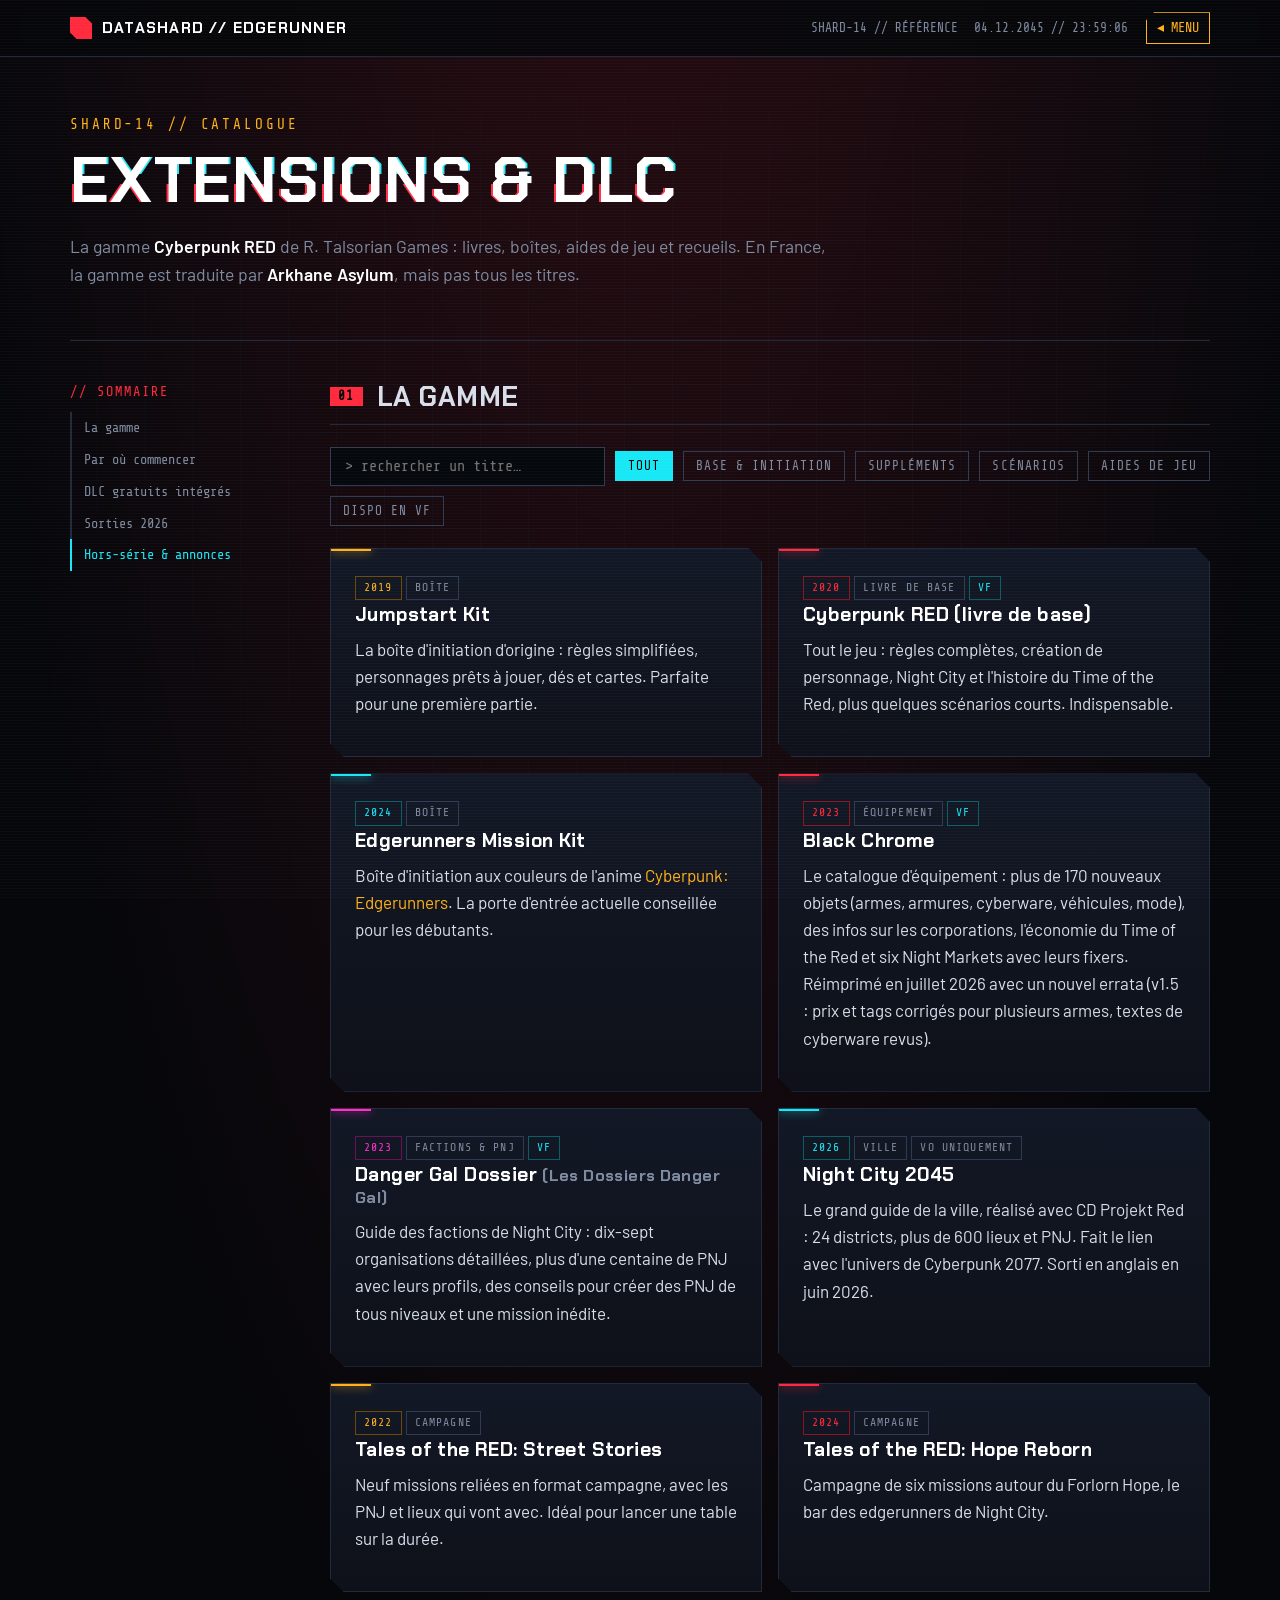
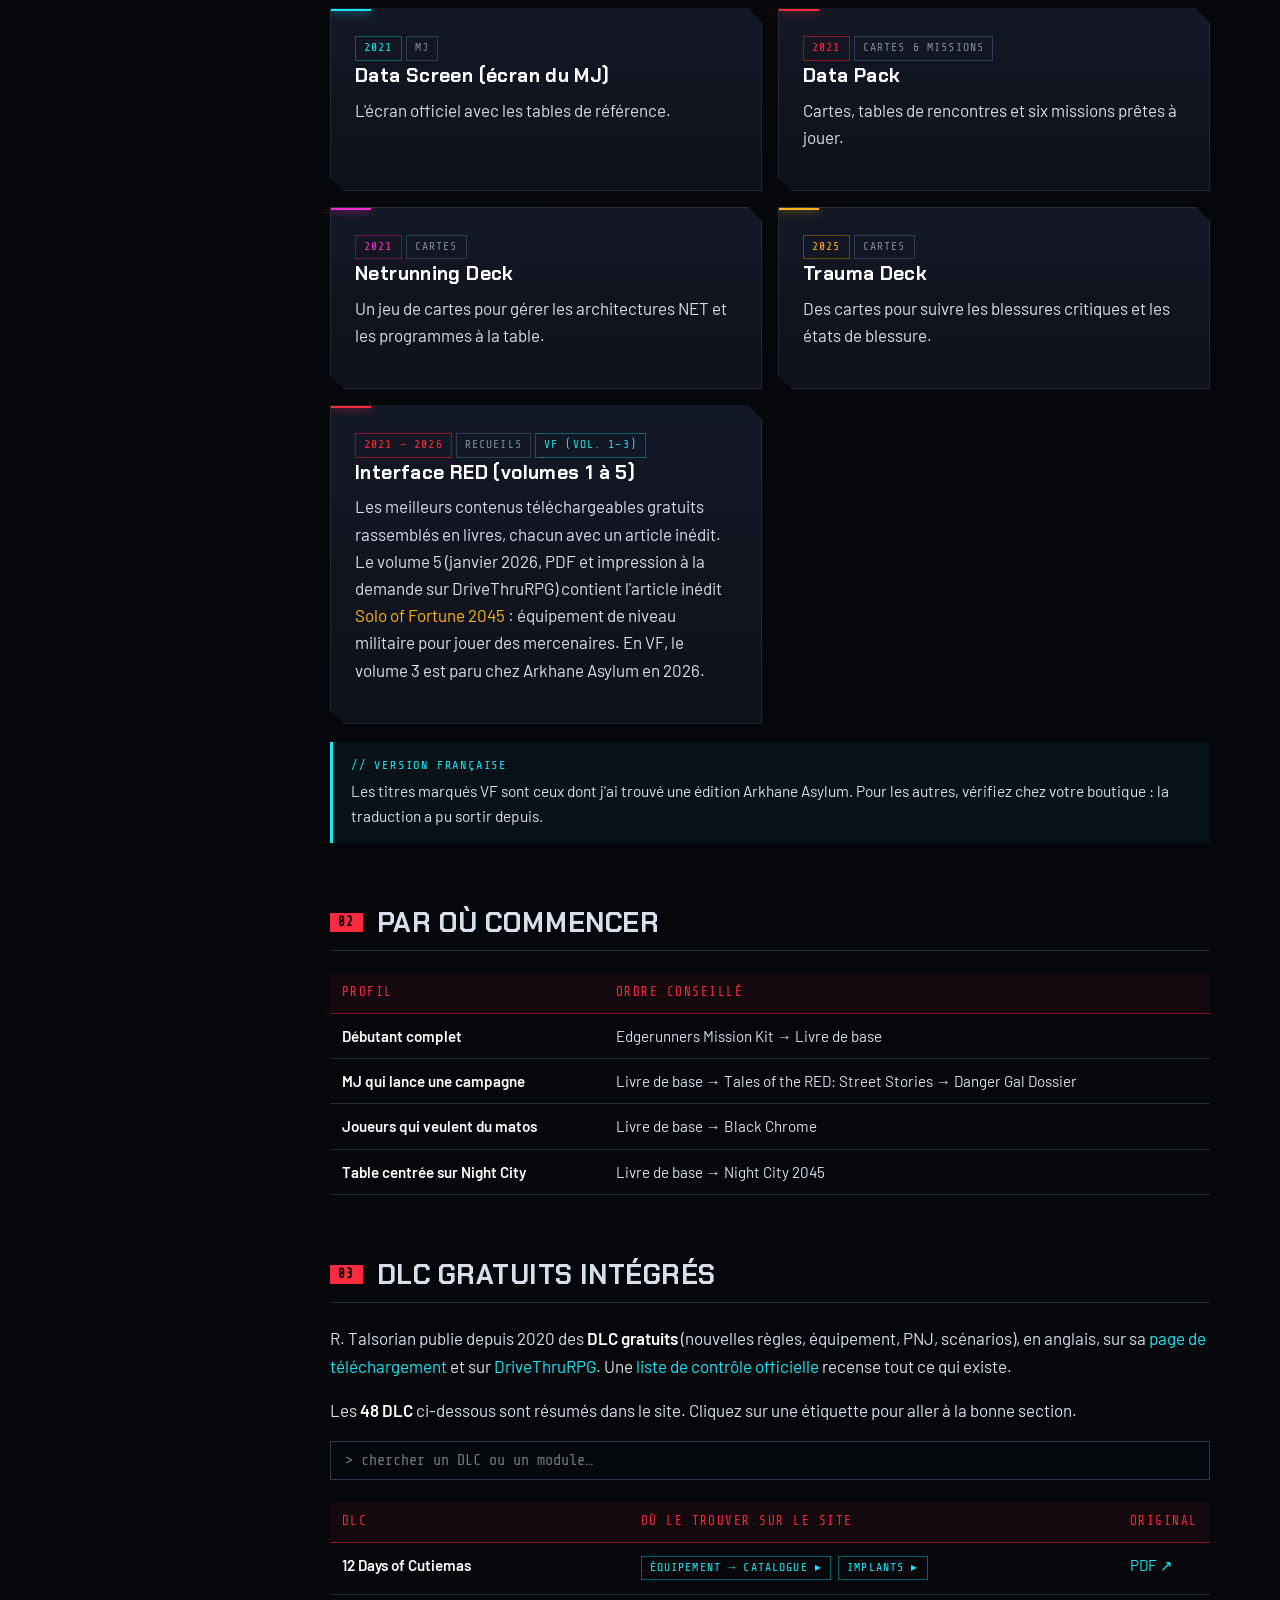
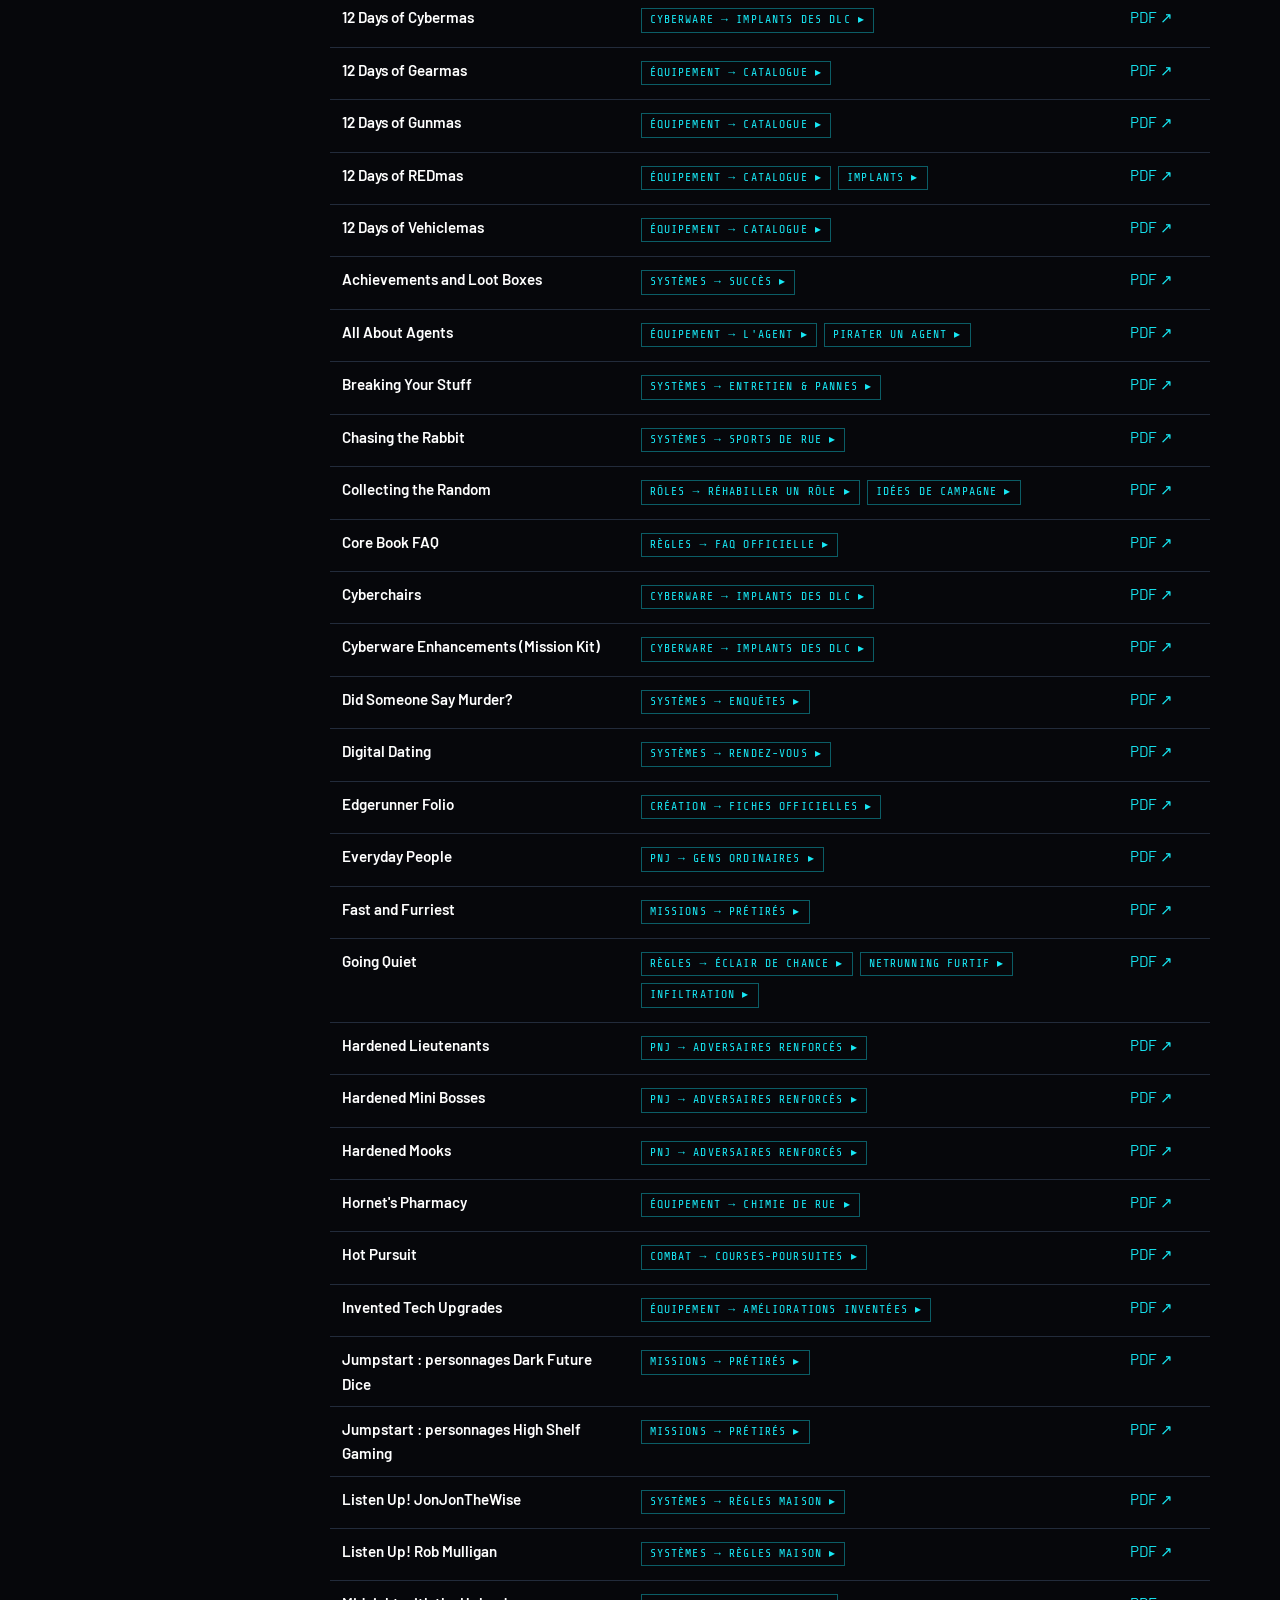
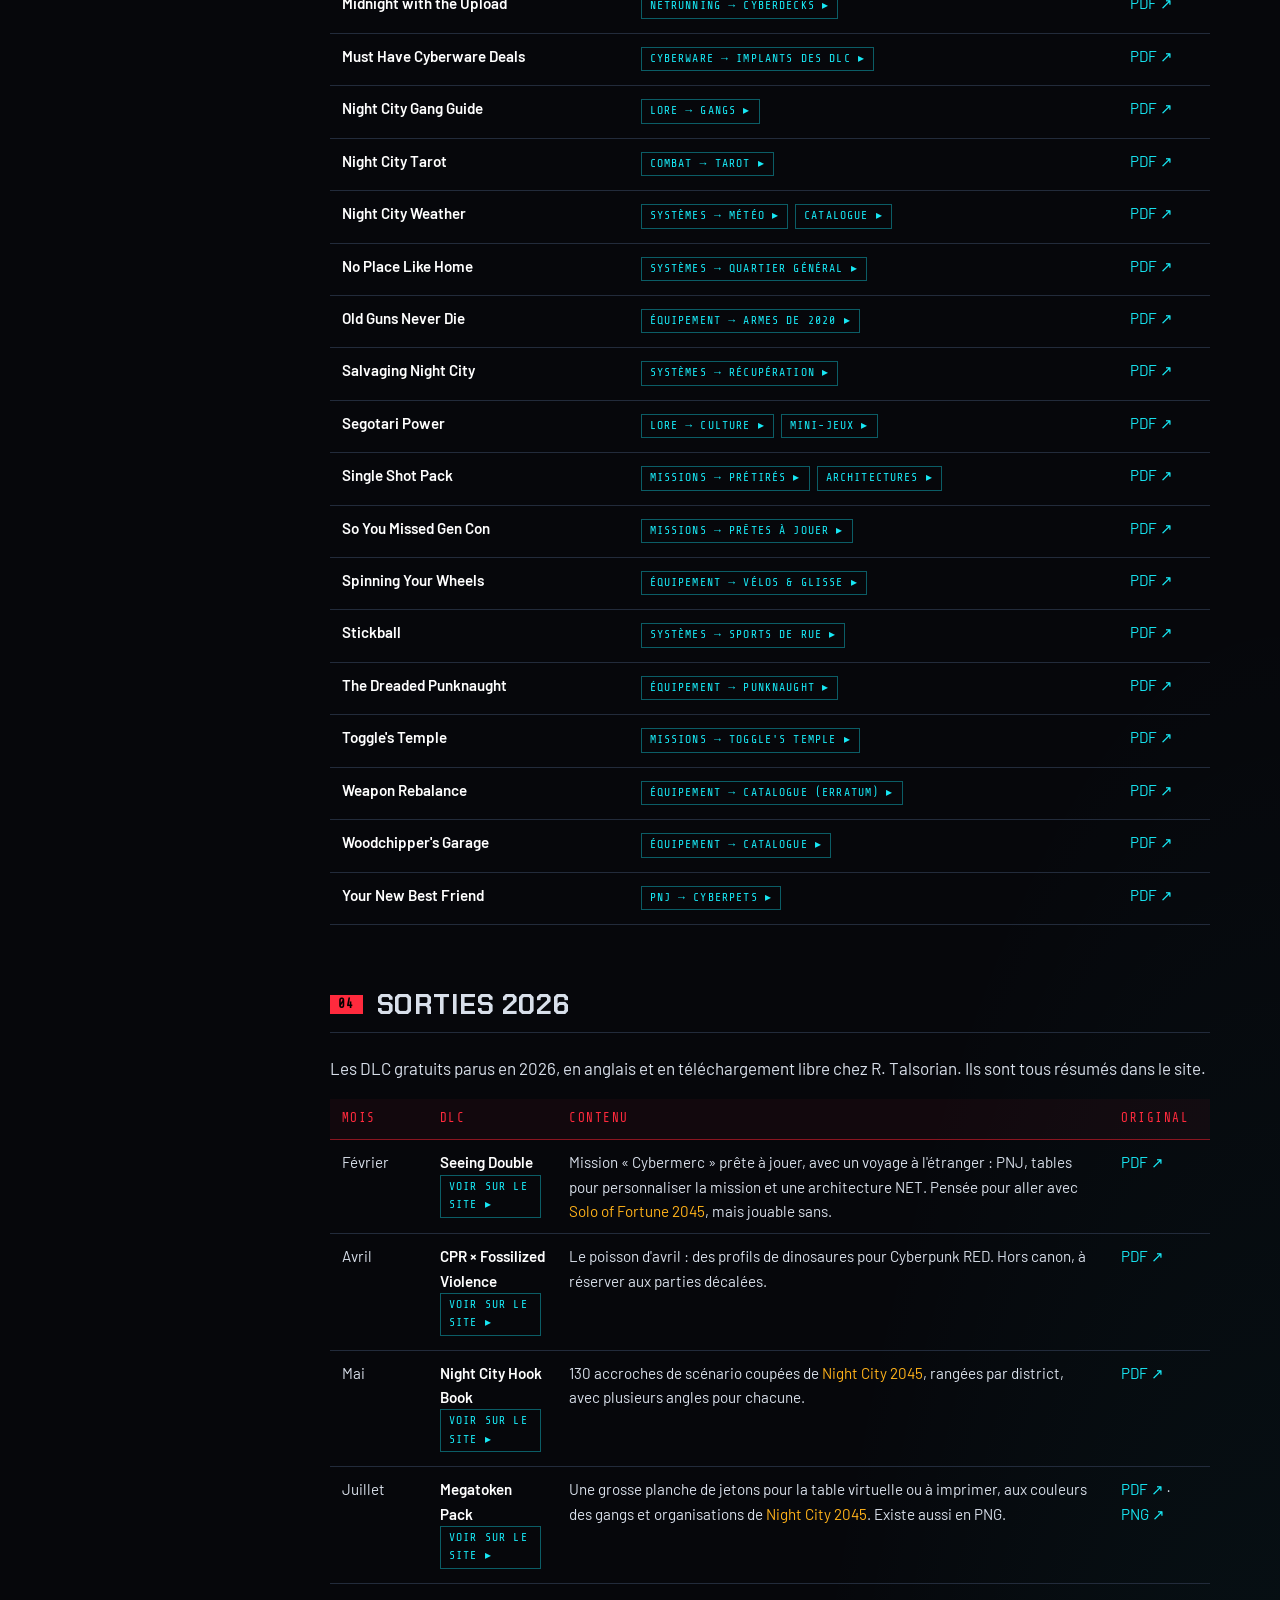
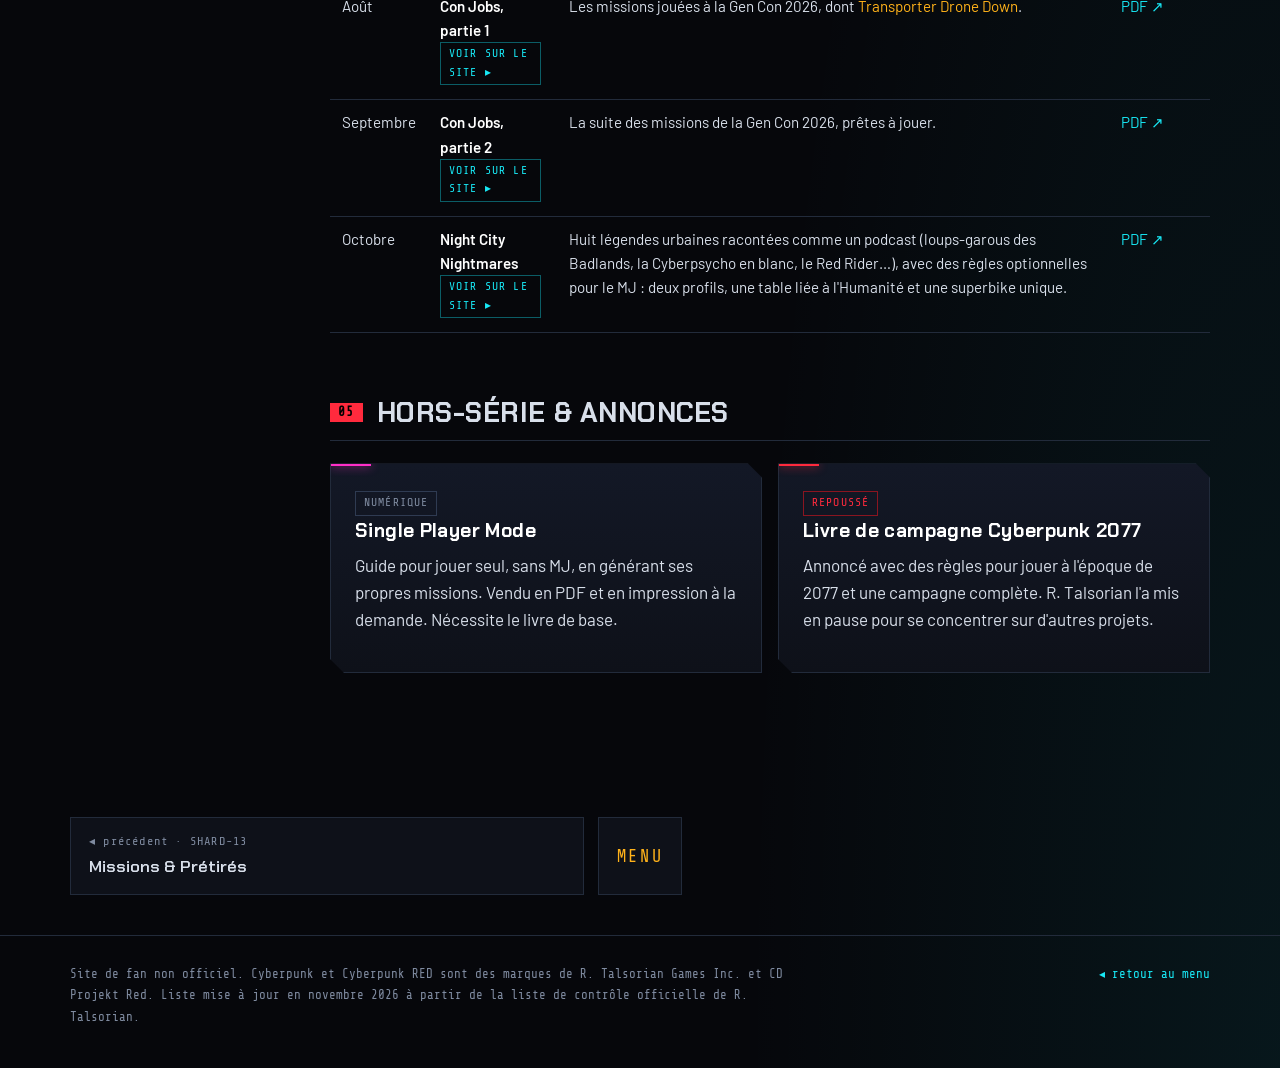
<file: extensions.html>
<!DOCTYPE html>
<html lang="fr">
<head>
  <meta charset="UTF-8">
  <meta name="viewport" content="width=device-width, initial-scale=1.0">
  <title>Extensions — Datashard</title>
  <link rel="stylesheet" href="assets/style.css?v=202611210145">
</head>
<body>

<header class="hud">
  <div class="wrap">
    <a class="hud-logo" href="index.html"><span class="chip"></span>Datashard // Edgerunner</a>
    <div class="hud-status">
      <span class="hide-sm">SHARD-14 // RÉFÉRENCE</span>
      <span data-clock>--.--.2045 // --:--:--</span>
    </div>
    <a class="hud-back" href="index.html">◂ MENU</a>
  </div>
</header>

<main class="wrap">
  <div class="page-head">
    <div class="code" style="color: var(--amber)">SHARD-14 // CATALOGUE</div>
    <h1 class="glitch" data-text="Extensions &amp; DLC">Extensions &amp; DLC</h1>
    <p class="lede">La gamme <strong>Cyberpunk RED</strong> de R. Talsorian Games : livres, boîtes, aides de jeu et recueils. En France, la gamme est traduite par <strong>Arkhane Asylum</strong>, mais pas tous les titres.</p>
  </div>

  <div class="layout">
    <aside class="toc">
      <div class="toc-title">// SOMMAIRE</div>
      <a href="#gamme">La gamme</a>
      <a href="#par-ou">Par où commencer</a>
      <a href="#dlc">DLC gratuits intégrés</a>
      <a href="#recent">Sorties 2026</a>
      <a href="#venir">Hors-série &amp; annonces</a>
    </aside>

    <div>
      <section class="block" id="gamme" data-filter-scope>
        <h2 data-idx="01">La gamme</h2>
        <div class="filterbar">
          <input class="search" type="search" placeholder="> rechercher un titre…" data-filter-search aria-label="Rechercher">
          <button class="chip-btn on" data-filter-chip="all">Tout</button>
          <button class="chip-btn" data-filter-chip="base">Base &amp; initiation</button>
          <button class="chip-btn" data-filter-chip="source">Suppléments</button>
          <button class="chip-btn" data-filter-chip="scenar">Scénarios</button>
          <button class="chip-btn" data-filter-chip="aide">Aides de jeu</button>
          <button class="chip-btn" data-filter-chip="vf">Dispo en VF</button>
        </div>

        <div class="grid g2">
          <div class="panel amber" data-filter-item data-tags="base">
            <span class="tag amber">2019</span><span class="tag">Boîte</span>
            <h3>Jumpstart Kit</h3>
            <p>La boîte d'initiation d'origine : règles simplifiées, personnages prêts à jouer, dés et cartes. Parfaite pour une première partie.</p>
          </div>
          <div class="panel" data-filter-item data-tags="base vf">
            <span class="tag red">2020</span><span class="tag">Livre de base</span><span class="tag cyan">VF</span>
            <h3>Cyberpunk RED (livre de base)</h3>
            <p>Tout le jeu : règles complètes, création de personnage, Night City et l'histoire du Time of the Red, plus quelques scénarios courts. Indispensable.</p>
          </div>
          <div class="panel cyan" data-filter-item data-tags="base">
            <span class="tag cyan">2024</span><span class="tag">Boîte</span>
            <h3>Edgerunners Mission Kit</h3>
            <p>Boîte d'initiation aux couleurs de l'anime <em>Cyberpunk: Edgerunners</em>. La porte d'entrée actuelle conseillée pour les débutants.</p>
          </div>

          <div class="panel" data-filter-item data-tags="source vf">
            <span class="tag red">2023</span><span class="tag">Équipement</span><span class="tag cyan">VF</span>
            <h3>Black Chrome</h3>
            <p>Le catalogue d'équipement : plus de 170 nouveaux objets (armes, armures, cyberware, véhicules, mode), des infos sur les corporations, l'économie du Time of the Red et six Night Markets avec leurs fixers. Réimprimé en juillet 2026 avec un nouvel errata (v1.5 : prix et tags corrigés pour plusieurs armes, textes de cyberware revus).</p>
          </div>
          <div class="panel magenta" data-filter-item data-tags="source vf">
            <span class="tag" style="color:var(--magenta);border-color:#6a1258">2023</span><span class="tag">Factions &amp; PNJ</span><span class="tag cyan">VF</span>
            <h3>Danger Gal Dossier <small style="color:var(--muted)">(Les Dossiers Danger Gal)</small></h3>
            <p>Guide des factions de Night City : dix-sept organisations détaillées, plus d'une centaine de PNJ avec leurs profils, des conseils pour créer des PNJ de tous niveaux et une mission inédite.</p>
          </div>
          <div class="panel cyan" data-filter-item data-tags="source">
            <span class="tag cyan">2026</span><span class="tag">Ville</span><span class="tag">VO uniquement</span>
            <h3>Night City 2045</h3>
            <p>Le grand guide de la ville, réalisé avec CD Projekt Red : 24 districts, plus de 600 lieux et PNJ. Fait le lien avec l'univers de Cyberpunk 2077. Sorti en anglais en juin 2026.</p>
          </div>

          <div class="panel amber" data-filter-item data-tags="scenar">
            <span class="tag amber">2022</span><span class="tag">Campagne</span>
            <h3>Tales of the RED: Street Stories</h3>
            <p>Neuf missions reliées en format campagne, avec les PNJ et lieux qui vont avec. Idéal pour lancer une table sur la durée.</p>
          </div>
          <div class="panel" data-filter-item data-tags="scenar">
            <span class="tag red">2024</span><span class="tag">Campagne</span>
            <h3>Tales of the RED: Hope Reborn</h3>
            <p>Campagne de six missions autour du Forlorn Hope, le bar des edgerunners de Night City.</p>
          </div>

          <div class="panel cyan" data-filter-item data-tags="aide">
            <span class="tag cyan">2021</span><span class="tag">MJ</span>
            <h3>Data Screen (écran du MJ)</h3>
            <p>L'écran officiel avec les tables de référence.</p>
          </div>
          <div class="panel" data-filter-item data-tags="aide scenar">
            <span class="tag red">2021</span><span class="tag">Cartes &amp; missions</span>
            <h3>Data Pack</h3>
            <p>Cartes, tables de rencontres et six missions prêtes à jouer.</p>
          </div>
          <div class="panel magenta" data-filter-item data-tags="aide">
            <span class="tag" style="color:var(--magenta);border-color:#6a1258">2021</span><span class="tag">Cartes</span>
            <h3>Netrunning Deck</h3>
            <p>Un jeu de cartes pour gérer les architectures NET et les programmes à la table.</p>
          </div>
          <div class="panel amber" data-filter-item data-tags="aide">
            <span class="tag amber">2025</span><span class="tag">Cartes</span>
            <h3>Trauma Deck</h3>
            <p>Des cartes pour suivre les blessures critiques et les états de blessure.</p>
          </div>

          <div class="panel" data-filter-item data-tags="source vf">
            <span class="tag red">2021 – 2026</span><span class="tag">Recueils</span><span class="tag cyan">VF (vol. 1–3)</span>
            <h3>Interface RED (volumes 1 à 5)</h3>
            <p>Les meilleurs contenus téléchargeables gratuits rassemblés en livres, chacun avec un article inédit. Le volume 5 (janvier 2026, PDF et impression à la demande sur DriveThruRPG) contient l'article inédit <em>Solo of Fortune 2045</em> : équipement de niveau militaire pour jouer des mercenaires. En VF, le volume 3 est paru chez Arkhane Asylum en 2026.</p>
          </div>
        </div>
        <p class="empty-msg hidden" data-filter-empty>// aucun titre ne correspond</p>
        <div class="callout cyan">
          <span class="label">// VERSION FRANÇAISE</span>
          Les titres marqués VF sont ceux dont j'ai trouvé une édition Arkhane Asylum. Pour les autres, vérifiez chez votre boutique : la traduction a pu sortir depuis.
        </div>
      </section>

      <section class="block" id="par-ou">
        <h2 data-idx="02">Par où commencer</h2>
        <div class="table-wrap">
          <table>
            <thead><tr><th>Profil</th><th>Ordre conseillé</th></tr></thead>
            <tbody>
              <tr><td><strong>Débutant complet</strong></td><td>Edgerunners Mission Kit → Livre de base</td></tr>
              <tr><td><strong>MJ qui lance une campagne</strong></td><td>Livre de base → Tales of the RED: Street Stories → Danger Gal Dossier</td></tr>
              <tr><td><strong>Joueurs qui veulent du matos</strong></td><td>Livre de base → Black Chrome</td></tr>
              <tr><td><strong>Table centrée sur Night City</strong></td><td>Livre de base → Night City 2045</td></tr>
            </tbody>
          </table>
        </div>
      </section>

      <section class="block" id="dlc" data-filter-scope>
        <h2 data-idx="03">DLC gratuits intégrés</h2>
        <p>R. Talsorian publie depuis 2020 des <strong>DLC gratuits</strong> (nouvelles règles, équipement, PNJ, scénarios), en anglais, sur sa <a href="https://rtalsoriangames.com/downloadable-content/" target="_blank" rel="noopener">page de téléchargement</a> et sur <a href="https://www.drivethrurpg.com/en/browse?keyword=R.%20Talsorian%20Games%20DLC" target="_blank" rel="noopener">DriveThruRPG</a>. Une <a href="https://rtalsoriangames.com/wp-content/uploads/2026/07/RTG-CPR-DLC-CyberpunkREDChecklistv1.15.pdf" target="_blank" rel="noopener">liste de contrôle officielle</a> recense tout ce qui existe.</p>
        <p>Les <strong>48 DLC</strong> ci-dessous sont résumés dans le site. Cliquez sur une étiquette pour aller à la bonne section.</p>
        <div class="filterbar"><input class="search" type="search" placeholder="> chercher un DLC ou un module…" data-filter-search aria-label="Rechercher"></div>
        <div class="table-wrap"><table><thead><tr><th>DLC</th><th>Où le trouver sur le site</th><th>Original</th></tr></thead><tbody>
<tr data-filter-item><td><strong>12 Days of Cutiemas</strong></td><td><a class="tag cyan" href="equipement.html#catalogue">Équipement → Catalogue ▸</a> <a class="tag cyan" href="cyberware.html#implants-dlc">Implants ▸</a></td><td><a href="https://rtalsoriangames.com/wp-content/uploads/2025/03/RTG-CPR-DLC-12DaysofCutiemas.pdf" target="_blank" rel="noopener">PDF ↗</a></td></tr>
<tr data-filter-item><td><strong>12 Days of Cybermas</strong></td><td><a class="tag cyan" href="cyberware.html#implants-dlc">Cyberware → Implants des DLC ▸</a></td><td><a href="https://rtalsoriangames.com/wp-content/uploads/2022/12/RTG-CPR-DLC-12DaysofCybermas.pdf" target="_blank" rel="noopener">PDF ↗</a></td></tr>
<tr data-filter-item><td><strong>12 Days of Gearmas</strong></td><td><a class="tag cyan" href="equipement.html#catalogue">Équipement → Catalogue ▸</a></td><td><a href="https://rtalsoriangames.com/wp-content/uploads/2023/12/RTG-CPR-DLC-12DaysofGearmasv1.01.pdf" target="_blank" rel="noopener">PDF ↗</a></td></tr>
<tr data-filter-item><td><strong>12 Days of Gunmas</strong></td><td><a class="tag cyan" href="equipement.html#catalogue">Équipement → Catalogue ▸</a></td><td><a href="https://rtalsoriangames.com/wp-content/uploads/2022/01/RTG-CPR-TwelveDaysofGunmasv1.3.pdf" target="_blank" rel="noopener">PDF ↗</a></td></tr>
<tr data-filter-item><td><strong>12 Days of REDmas</strong></td><td><a class="tag cyan" href="equipement.html#catalogue">Équipement → Catalogue ▸</a> <a class="tag cyan" href="cyberware.html#implants-dlc">Implants ▸</a></td><td><a href="https://rtalsoriangames.com/wp-content/uploads/2024/12/RTG-CPR-DLC-12DaysofREDmas.pdf" target="_blank" rel="noopener">PDF ↗</a></td></tr>
<tr data-filter-item><td><strong>12 Days of Vehiclemas</strong></td><td><a class="tag cyan" href="equipement.html#catalogue">Équipement → Catalogue ▸</a></td><td><a href="https://rtalsoriangames.com/wp-content/uploads/2025/12/RTG-CPR-DLC-12DaysofVehiclemas-v1.0.pdf" target="_blank" rel="noopener">PDF ↗</a></td></tr>
<tr data-filter-item><td><strong>Achievements and Loot Boxes</strong></td><td><a class="tag cyan" href="systemes.html#succes">Systèmes → Succès ▸</a></td><td><a href="https://rtalsoriangames.com/wp-content/uploads/2023/03/RTG-CPR-DLC-AchievementsandLootBoxes.pdf" target="_blank" rel="noopener">PDF ↗</a></td></tr>
<tr data-filter-item><td><strong>All About Agents</strong></td><td><a class="tag cyan" href="equipement.html#agent">Équipement → L'Agent ▸</a> <a class="tag cyan" href="netrunning.html#agents">Pirater un Agent ▸</a></td><td><a href="https://rtalsoriangames.com/wp-content/uploads/2024/03/RTG-CPR-DLC-AllAboutAgentsv1.01.pdf" target="_blank" rel="noopener">PDF ↗</a></td></tr>
<tr data-filter-item><td><strong>Breaking Your Stuff</strong></td><td><a class="tag cyan" href="systemes.html#entretien">Systèmes → Entretien &amp; pannes ▸</a></td><td><a href="https://rtalsoriangames.com/wp-content/uploads/2024/01/RTG-CPR-DLC-BreakingYourStuffv1.1.pdf" target="_blank" rel="noopener">PDF ↗</a></td></tr>
<tr data-filter-item><td><strong>Chasing the Rabbit</strong></td><td><a class="tag cyan" href="systemes.html#sports">Systèmes → Sports de rue ▸</a></td><td><a href="https://rtalsoriangames.com/wp-content/uploads/2024/02/RTG-CPR-DLC-ChasingtheRabbit.pdf" target="_blank" rel="noopener">PDF ↗</a></td></tr>
<tr data-filter-item><td><strong>Collecting the Random</strong></td><td><a class="tag cyan" href="roles.html#reskin">Rôles → Réhabiller un rôle ▸</a> <a class="tag cyan" href="missions.html#campagnes">Idées de campagne ▸</a></td><td><a href="https://rtalsoriangames.com/wp-content/uploads/2022/07/RTG-CPR-DLC-CollectingtheRandom.pdf" target="_blank" rel="noopener">PDF ↗</a></td></tr>
<tr data-filter-item><td><strong>Core Book FAQ</strong></td><td><a class="tag cyan" href="regles.html#faq">Règles → FAQ officielle ▸</a></td><td><a href="https://rtalsoriangames.com/wp-content/uploads/2021/07/RTG-CPR-CoreBookFAQv1.3.pdf" target="_blank" rel="noopener">PDF ↗</a></td></tr>
<tr data-filter-item><td><strong>Cyberchairs</strong></td><td><a class="tag cyan" href="cyberware.html#implants-dlc">Cyberware → Implants des DLC ▸</a></td><td><a href="https://rtalsoriangames.com/wp-content/uploads/2021/01/RTG-CPR-Cyberchairv1.1.pdf" target="_blank" rel="noopener">PDF ↗</a></td></tr>
<tr data-filter-item><td><strong>Cyberware Enhancements (Mission Kit)</strong></td><td><a class="tag cyan" href="cyberware.html#implants-dlc">Cyberware → Implants des DLC ▸</a></td><td><a href="https://rtalsoriangames.com/wp-content/uploads/2024/08/RTG-CX-CyberwareEnhancements.pdf" target="_blank" rel="noopener">PDF ↗</a></td></tr>
<tr data-filter-item><td><strong>Did Someone Say Murder?</strong></td><td><a class="tag cyan" href="systemes.html#enquetes">Systèmes → Enquêtes ▸</a></td><td><a href="https://rtalsoriangames.com/wp-content/uploads/2024/09/RTG-CPR-DLC-DidSomeoneSayMurder.pdf" target="_blank" rel="noopener">PDF ↗</a></td></tr>
<tr data-filter-item><td><strong>Digital Dating</strong></td><td><a class="tag cyan" href="systemes.html#rendezvous">Systèmes → Rendez-vous ▸</a></td><td><a href="https://rtalsoriangames.com/wp-content/uploads/2022/02/RTG-CPR-DLC-DigitalDating.pdf" target="_blank" rel="noopener">PDF ↗</a></td></tr>
<tr data-filter-item><td><strong>Edgerunner Folio</strong></td><td><a class="tag cyan" href="creation.html#fiches">Création → Fiches officielles ▸</a></td><td><a href="https://rtalsoriangames.com/wp-content/uploads/2024/07/RTG-CPR-DLC-Edgerunner-Folio.pdf" target="_blank" rel="noopener">PDF ↗</a></td></tr>
<tr data-filter-item><td><strong>Everyday People</strong></td><td><a class="tag cyan" href="pnj.html#gens">PNJ → Gens ordinaires ▸</a></td><td><a href="https://rtalsoriangames.com/wp-content/uploads/2026/01/RTG-CPR-DLC-EverydayPeoplev1.01.pdf" target="_blank" rel="noopener">PDF ↗</a></td></tr>
<tr data-filter-item><td><strong>Fast and Furriest</strong></td><td><a class="tag cyan" href="missions.html#pretires">Missions → Prétirés ▸</a></td><td><a href="https://rtalsoriangames.com/wp-content/uploads/2021/07/RTG-CPR-DLC-FastandFurriest.pdf" target="_blank" rel="noopener">PDF ↗</a></td></tr>
<tr data-filter-item><td><strong>Going Quiet</strong></td><td><a class="tag cyan" href="regles.html#eclair">Règles → Éclair de chance ▸</a> <a class="tag cyan" href="netrunning.html#furtif">Netrunning furtif ▸</a> <a class="tag cyan" href="equipement.html#infiltration">Infiltration ▸</a></td><td><a href="https://rtalsoriangames.com/wp-content/uploads/2025/07/RTG-CPR-DLC-GoingQuietv1.1.pdf" target="_blank" rel="noopener">PDF ↗</a></td></tr>
<tr data-filter-item><td><strong>Hardened Lieutenants</strong></td><td><a class="tag cyan" href="pnj.html#renforces">PNJ → Adversaires renforcés ▸</a></td><td><a href="https://rtalsoriangames.com/wp-content/uploads/2021/06/RTG-CPR-HardenedLTs.pdf" target="_blank" rel="noopener">PDF ↗</a></td></tr>
<tr data-filter-item><td><strong>Hardened Mini Bosses</strong></td><td><a class="tag cyan" href="pnj.html#renforces">PNJ → Adversaires renforcés ▸</a></td><td><a href="https://rtalsoriangames.com/wp-content/uploads/2022/01/RTG-CPR-DLC-HardenedMB.pdf" target="_blank" rel="noopener">PDF ↗</a></td></tr>
<tr data-filter-item><td><strong>Hardened Mooks</strong></td><td><a class="tag cyan" href="pnj.html#renforces">PNJ → Adversaires renforcés ▸</a></td><td><a href="https://rtalsoriangames.com/wp-content/uploads/2021/05/RTG-CPR-HardenedMooks.pdf" target="_blank" rel="noopener">PDF ↗</a></td></tr>
<tr data-filter-item><td><strong>Hornet's Pharmacy</strong></td><td><a class="tag cyan" href="equipement.html#chimie">Équipement → Chimie de rue ▸</a></td><td><a href="https://rtalsoriangames.com/wp-content/uploads/2023/01/RTG-CPR-DLC-HornetsPhramacyv1.11.pdf" target="_blank" rel="noopener">PDF ↗</a></td></tr>
<tr data-filter-item><td><strong>Hot Pursuit</strong></td><td><a class="tag cyan" href="combat.html#poursuites">Combat → Courses-poursuites ▸</a></td><td><a href="https://rtalsoriangames.com/wp-content/uploads/2024/05/RTG-CPR-DLC-HotPursuit.pdf" target="_blank" rel="noopener">PDF ↗</a></td></tr>
<tr data-filter-item><td><strong>Invented Tech Upgrades</strong></td><td><a class="tag cyan" href="equipement.html#tups">Équipement → Améliorations inventées ▸</a></td><td><a href="https://rtalsoriangames.com/wp-content/uploads/2026/03/RTG-CPR-DLC-InventedTechUpgradesv1.1.pdf" target="_blank" rel="noopener">PDF ↗</a></td></tr>
<tr data-filter-item><td><strong>Jumpstart : personnages Dark Future Dice</strong></td><td><a class="tag cyan" href="missions.html#pretires">Missions → Prétirés ▸</a></td><td><a href="https://rtalsoriangames.com/wp-content/uploads/2019/08/RTG-CPRed-Jumpstart-DFDCharsv2b.pdf" target="_blank" rel="noopener">PDF ↗</a></td></tr>
<tr data-filter-item><td><strong>Jumpstart : personnages High Shelf Gaming</strong></td><td><a class="tag cyan" href="missions.html#pretires">Missions → Prétirés ▸</a></td><td><a href="https://rtalsoriangames.com/wp-content/uploads/2019/10/RTG-CPRed-Jumpstart-HSGChars.pdf" target="_blank" rel="noopener">PDF ↗</a></td></tr>
<tr data-filter-item><td><strong>Listen Up! JonJonTheWise</strong></td><td><a class="tag cyan" href="systemes.html#maison">Systèmes → Règles maison ▸</a></td><td><a href="https://rtalsoriangames.com/wp-content/uploads/2023/03/RTG-CPR-DLC-ListenUpJonJon.pdf" target="_blank" rel="noopener">PDF ↗</a></td></tr>
<tr data-filter-item><td><strong>Listen Up! Rob Mulligan</strong></td><td><a class="tag cyan" href="systemes.html#maison">Systèmes → Règles maison ▸</a></td><td><a href="https://rtalsoriangames.com/wp-content/uploads/2023/09/RTG-CPR-DLC-ListenUpRobMulligan.pdf" target="_blank" rel="noopener">PDF ↗</a></td></tr>
<tr data-filter-item><td><strong>Midnight with the Upload</strong></td><td><a class="tag cyan" href="netrunning.html#decks">Netrunning → Cyberdecks ▸</a></td><td><a href="https://rtalsoriangames.com/wp-content/uploads/2022/05/RTG-CPR-DLC-MidnightwtheUpload.pdf" target="_blank" rel="noopener">PDF ↗</a></td></tr>
<tr data-filter-item><td><strong>Must Have Cyberware Deals</strong></td><td><a class="tag cyan" href="cyberware.html#implants-dlc">Cyberware → Implants des DLC ▸</a></td><td><a href="https://rtalsoriangames.com/wp-content/uploads/2022/06/RTG-CPR-DLC-MustHaveCyberwareDeals.pdf" target="_blank" rel="noopener">PDF ↗</a></td></tr>
<tr data-filter-item><td><strong>Night City Gang Guide</strong></td><td><a class="tag cyan" href="lore.html#gangs">Lore → Gangs ▸</a></td><td><a href="https://rtalsoriangames.com/wp-content/uploads/2026/07/RTG-CPR-DLC-GangGuide.pdf" target="_blank" rel="noopener">PDF ↗</a></td></tr>
<tr data-filter-item><td><strong>Night City Tarot</strong></td><td><a class="tag cyan" href="combat.html#tarot">Combat → Tarot ▸</a></td><td><a href="https://rtalsoriangames.com/wp-content/uploads/2021/11/RTG-CPR-DLC-NightCityTarot-v1.2.pdf" target="_blank" rel="noopener">PDF ↗</a></td></tr>
<tr data-filter-item><td><strong>Night City Weather</strong></td><td><a class="tag cyan" href="systemes.html#meteo">Systèmes → Météo ▸</a> <a class="tag cyan" href="equipement.html#catalogue">Catalogue ▸</a></td><td><a href="https://rtalsoriangames.com/wp-content/uploads/2021/07/RTG-CPR-NightCityWeather.pdf" target="_blank" rel="noopener">PDF ↗</a></td></tr>
<tr data-filter-item><td><strong>No Place Like Home</strong></td><td><a class="tag cyan" href="systemes.html#qg">Systèmes → Quartier général ▸</a></td><td><a href="https://rtalsoriangames.com/wp-content/uploads/2024/08/RTG-CPR-DLC-NoPlaceLikeHome.pdf" target="_blank" rel="noopener">PDF ↗</a></td></tr>
<tr data-filter-item><td><strong>Old Guns Never Die</strong></td><td><a class="tag cyan" href="equipement.html#conversion">Équipement → Armes de 2020 ▸</a></td><td><a href="https://rtalsoriangames.com/wp-content/uploads/2020/11/RTG-CPR-OldGuns.pdf" target="_blank" rel="noopener">PDF ↗</a></td></tr>
<tr data-filter-item><td><strong>Salvaging Night City</strong></td><td><a class="tag cyan" href="systemes.html#recuperation">Systèmes → Récupération ▸</a></td><td><a href="https://rtalsoriangames.com/wp-content/uploads/2022/04/RTG-CPR-DLC-SalvagingNightCity.pdf" target="_blank" rel="noopener">PDF ↗</a></td></tr>
<tr data-filter-item><td><strong>Segotari Power</strong></td><td><a class="tag cyan" href="lore.html#culture">Lore → Culture ▸</a> <a class="tag cyan" href="regles.html#minijeux">Mini-jeux ▸</a></td><td><a href="https://rtalsoriangames.com/wp-content/uploads/2025/10/RTG-CPR-DLC-SegotariPowerv1.11.pdf" target="_blank" rel="noopener">PDF ↗</a></td></tr>
<tr data-filter-item><td><strong>Single Shot Pack</strong></td><td><a class="tag cyan" href="missions.html#pretires">Missions → Prétirés ▸</a> <a class="tag cyan" href="missions.html#architectures">Architectures ▸</a></td><td><a href="https://rtalsoriangames.com/wp-content/uploads/2021/02/RTG-CPRed-SingleShotPackv1.1.pdf" target="_blank" rel="noopener">PDF ↗</a></td></tr>
<tr data-filter-item><td><strong>So You Missed Gen Con</strong></td><td><a class="tag cyan" href="missions.html#oneshots">Missions → Prêtes à jouer ▸</a></td><td><a href="https://rtalsoriangames.com/wp-content/uploads/2025/08/RTG-CPR-DLC-SoYouMissedGenCon.pdf" target="_blank" rel="noopener">PDF ↗</a></td></tr>
<tr data-filter-item><td><strong>Spinning Your Wheels</strong></td><td><a class="tag cyan" href="equipement.html#velos">Équipement → Vélos &amp; glisse ▸</a></td><td><a href="https://rtalsoriangames.com/wp-content/uploads/2022/12/RTG-CPR-DLC-SpinningYourWheelsv1.1.pdf" target="_blank" rel="noopener">PDF ↗</a></td></tr>
<tr data-filter-item><td><strong>Stickball</strong></td><td><a class="tag cyan" href="systemes.html#sports">Systèmes → Sports de rue ▸</a></td><td><a href="https://rtalsoriangames.com/wp-content/uploads/2023/05/RTG-CPR-DLC-Stickball.pdf" target="_blank" rel="noopener">PDF ↗</a></td></tr>
<tr data-filter-item><td><strong>The Dreaded Punknaught</strong></td><td><a class="tag cyan" href="equipement.html#punknaught">Équipement → Punknaught ▸</a></td><td><a href="https://rtalsoriangames.com/wp-content/uploads/2023/06/RTG-CPR-DLC-DreadedPunknaught.pdf" target="_blank" rel="noopener">PDF ↗</a></td></tr>
<tr data-filter-item><td><strong>Toggle's Temple</strong></td><td><a class="tag cyan" href="missions.html#temple">Missions → Toggle's Temple ▸</a></td><td><a href="https://rtalsoriangames.com/wp-content/uploads/2024/06/RTG-CPR-DLC-TogglesTemplev1.1.pdf" target="_blank" rel="noopener">PDF ↗</a></td></tr>
<tr data-filter-item><td><strong>Weapon Rebalance</strong></td><td><a class="tag cyan" href="equipement.html#catalogue">Équipement → Catalogue (erratum) ▸</a></td><td><a href="https://rtalsoriangames.com/wp-content/uploads/2026/07/RTG-CPR-DLC-WeaponRebalance.pdf" target="_blank" rel="noopener">PDF ↗</a></td></tr>
<tr data-filter-item><td><strong>Woodchipper's Garage</strong></td><td><a class="tag cyan" href="equipement.html#catalogue">Équipement → Catalogue ▸</a></td><td><a href="https://rtalsoriangames.com/wp-content/uploads/2022/03/RTG-CPR-DLC-WoodchippersGaragev1.01.pdf" target="_blank" rel="noopener">PDF ↗</a></td></tr>
<tr data-filter-item><td><strong>Your New Best Friend</strong></td><td><a class="tag cyan" href="pnj.html#cyberpets">PNJ → Cyberpets ▸</a></td><td><a href="https://rtalsoriangames.com/wp-content/uploads/2024/10/RTG-CPR-DLC-YourNewBestFriendv1.1.pdf" target="_blank" rel="noopener">PDF ↗</a></td></tr>
</tbody></table></div>
        <p class="empty-msg hidden" data-filter-empty>// aucun DLC trouvé</p>
      </section>

      <section class="block" id="recent">
        <h2 data-idx="04">Sorties 2026</h2>
        <p>Les DLC gratuits parus en 2026, en anglais et en téléchargement libre chez R. Talsorian. Ils sont tous résumés dans le site.</p>
        <div class="table-wrap"><table>
          <thead><tr><th>Mois</th><th>DLC</th><th>Contenu</th><th>Original</th></tr></thead>
          <tbody>
<tr><td>Février</td><td><strong>Seeing Double</strong><br><a class="tag cyan" href="missions.html#missions2026">Voir sur le site ▸</a></td><td>Mission « Cybermerc » prête à jouer, avec un voyage à l'étranger : PNJ, tables pour personnaliser la mission et une architecture NET. Pensée pour aller avec <em>Solo of Fortune 2045</em>, mais jouable sans.</td><td><a href="https://rtalsoriangames.com/wp-content/uploads/2026/02/RTG-CPR-DLC-SeeingDouble.pdf" target="_blank" rel="noopener">PDF ↗</a></td></tr>
<tr><td>Avril</td><td><strong>CPR × Fossilized Violence</strong><br><a class="tag cyan" href="pnj.html#dinos">Voir sur le site ▸</a></td><td>Le poisson d'avril : des profils de dinosaures pour Cyberpunk RED. Hors canon, à réserver aux parties décalées.</td><td><a href="https://rtalsoriangames.com/wp-content/uploads/2026/04/RTG-CPR-DLC-CPRxFV.pdf" target="_blank" rel="noopener">PDF ↗</a></td></tr>
<tr><td>Mai</td><td><strong>Night City Hook Book</strong><br><a class="tag cyan" href="missions.html#accroches">Voir sur le site ▸</a></td><td>130 accroches de scénario coupées de <em>Night City 2045</em>, rangées par district, avec plusieurs angles pour chacune.</td><td><a href="https://rtalsoriangames.com/wp-content/uploads/2026/05/RTG-CPR-DLC-NCHookBook.pdf" target="_blank" rel="noopener">PDF ↗</a></td></tr>
<tr><td>Juillet</td><td><strong>Megatoken Pack</strong><br><a class="tag cyan" href="missions.html#jetons">Voir sur le site ▸</a></td><td>Une grosse planche de jetons pour la table virtuelle ou à imprimer, aux couleurs des gangs et organisations de <em>Night City 2045</em>. Existe aussi en PNG.</td><td><a href="https://rtalsoriangames.com/wp-content/uploads/2026/07/RTG-CPR-DLC-Megatoken-Pack.pdf" target="_blank" rel="noopener">PDF ↗</a> · <a href="https://rtalsoriangames.com/wp-content/uploads/2026/07/Megatoken-Pack-PNGs.zip" target="_blank" rel="noopener">PNG ↗</a></td></tr>
<tr><td>Août</td><td><strong>Con Jobs, partie 1</strong><br><a class="tag cyan" href="missions.html#missions2026">Voir sur le site ▸</a></td><td>Les missions jouées à la Gen Con 2026, dont <em>Transporter Drone Down</em>.</td><td><a href="https://rtalsoriangames.com/wp-content/uploads/2026/08/RTG-CPR-DLC-ConJobs12026.pdf" target="_blank" rel="noopener">PDF ↗</a></td></tr>
<tr><td>Septembre</td><td><strong>Con Jobs, partie 2</strong><br><a class="tag cyan" href="missions.html#missions2026">Voir sur le site ▸</a></td><td>La suite des missions de la Gen Con 2026, prêtes à jouer.</td><td><a href="https://rtalsoriangames.com/wp-content/uploads/2026/09/RTG-CPR-DLC-ConJobs22026.pdf" target="_blank" rel="noopener">PDF ↗</a></td></tr>
<tr><td>Octobre</td><td><strong>Night City Nightmares</strong><br><a class="tag cyan" href="missions.html#legendes">Voir sur le site ▸</a></td><td>Huit légendes urbaines racontées comme un podcast (loups-garous des Badlands, la Cyberpsycho en blanc, le Red Rider…), avec des règles optionnelles pour le MJ : deux profils, une table liée à l'Humanité et une superbike unique.</td><td><a href="https://rtalsoriangames.com/wp-content/uploads/2026/10/RTG-CPR-DLC-NightCityNightmaresv1.1.pdf" target="_blank" rel="noopener">PDF ↗</a></td></tr>
          </tbody>
        </table></div>
              </section>

      <section class="block" id="venir">
        <h2 data-idx="05">Hors-série &amp; annonces</h2>
        <div class="grid g2">
          <div class="panel magenta">
            <span class="tag">Numérique</span>
            <h3>Single Player Mode</h3>
            <p>Guide pour jouer seul, sans MJ, en générant ses propres missions. Vendu en PDF et en impression à la demande. Nécessite le livre de base.</p>
          </div>
          <div class="panel">
            <span class="tag red">Repoussé</span>
            <h3>Livre de campagne Cyberpunk 2077</h3>
            <p>Annoncé avec des règles pour jouer à l'époque de 2077 et une campagne complète. R. Talsorian l'a mis en pause pour se concentrer sur d'autres projets.</p>
          </div>
        </div>
      </section>
    </div>
  </div>
</main>

<nav class="pager wrap" aria-label="Navigation entre modules">
  <a class="p-prev" href="missions.html"><span class="p-lab">◂ précédent · SHARD-13</span><span class="p-title">Missions &amp; Prétirés</span></a>
  <a class="p-menu" href="index.html">MENU</a>
  <span class="p-next empty"></span>
</nav>




<footer class="foot">
  <div class="wrap">
    <div class="legal">Site de fan non officiel. Cyberpunk et Cyberpunk RED sont des marques de R. Talsorian Games Inc. et CD Projekt Red. Liste mise à jour en novembre 2026 à partir de la liste de contrôle officielle de R. Talsorian.</div>
    <div><a href="index.html">◂ retour au menu</a></div>
  </div>
</footer>

<script src="assets/app.js?v=202611210145"></script>
</body>
</html>
</file>
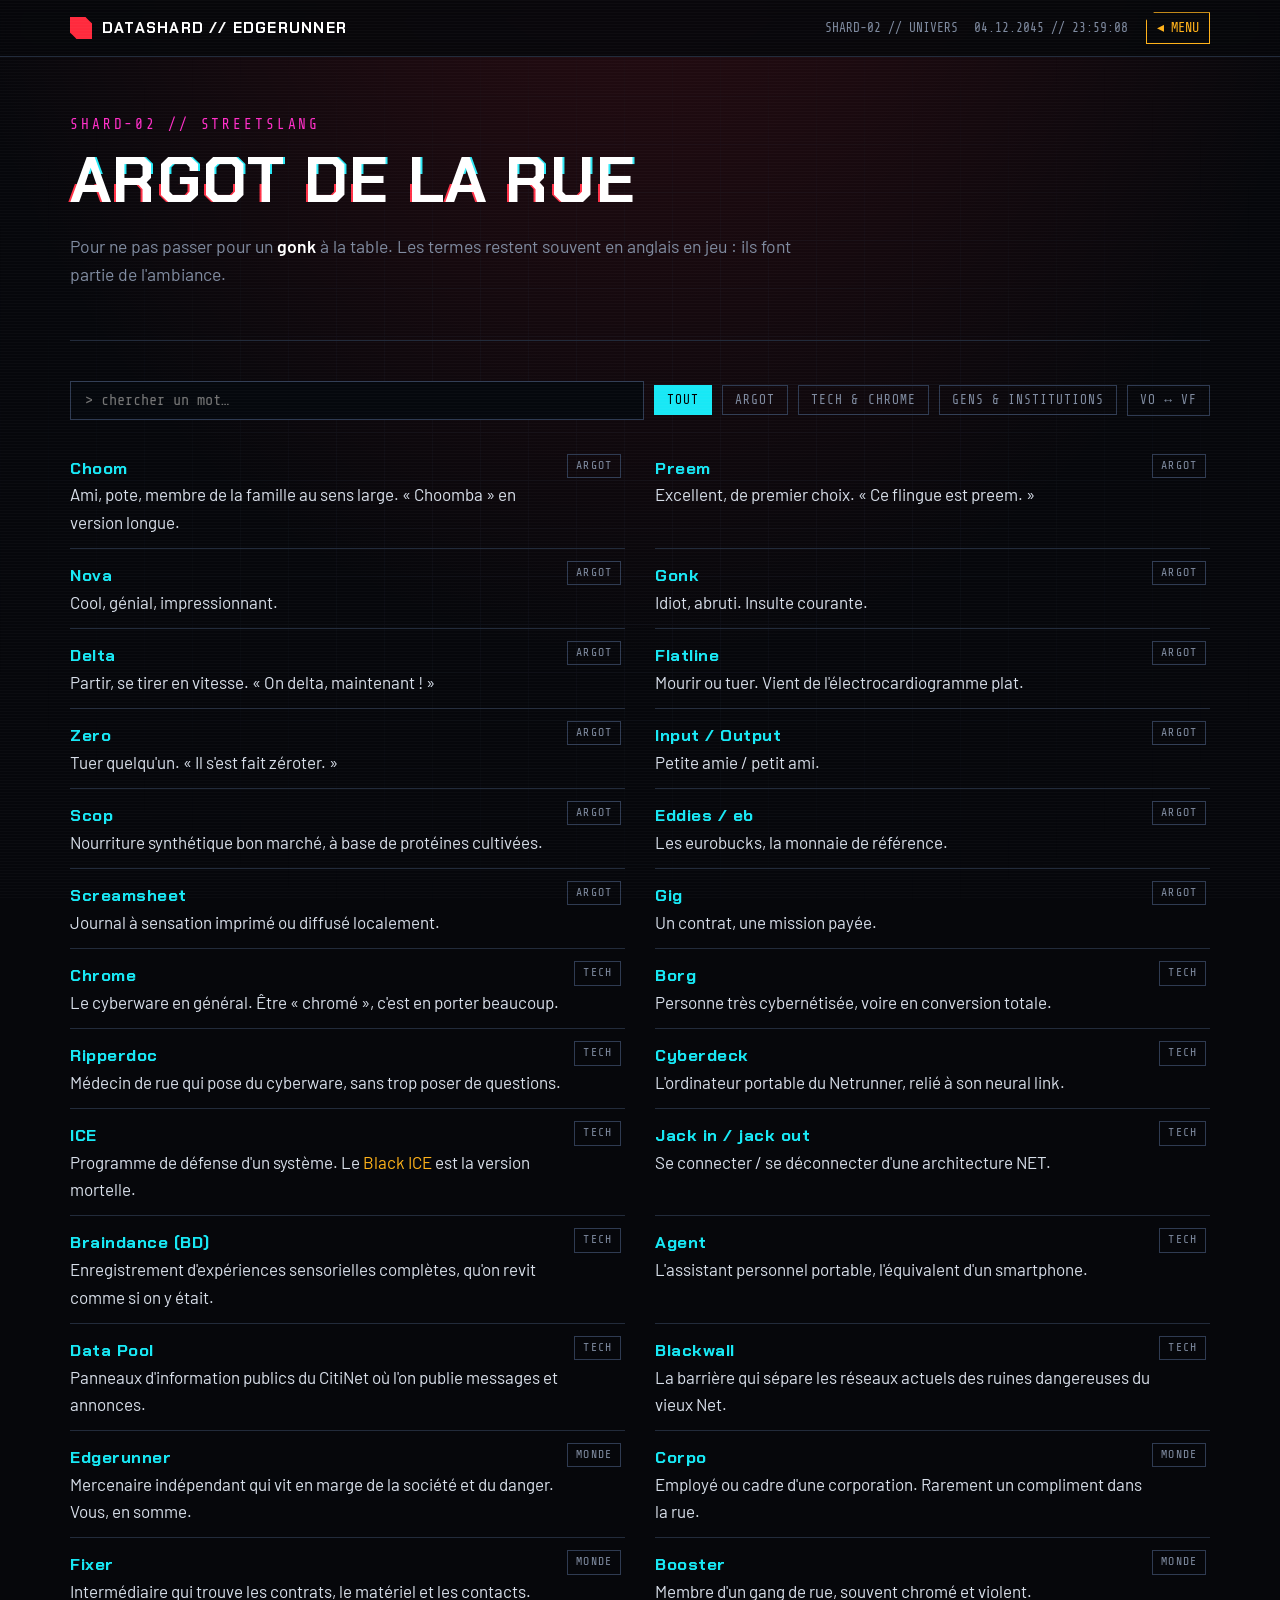
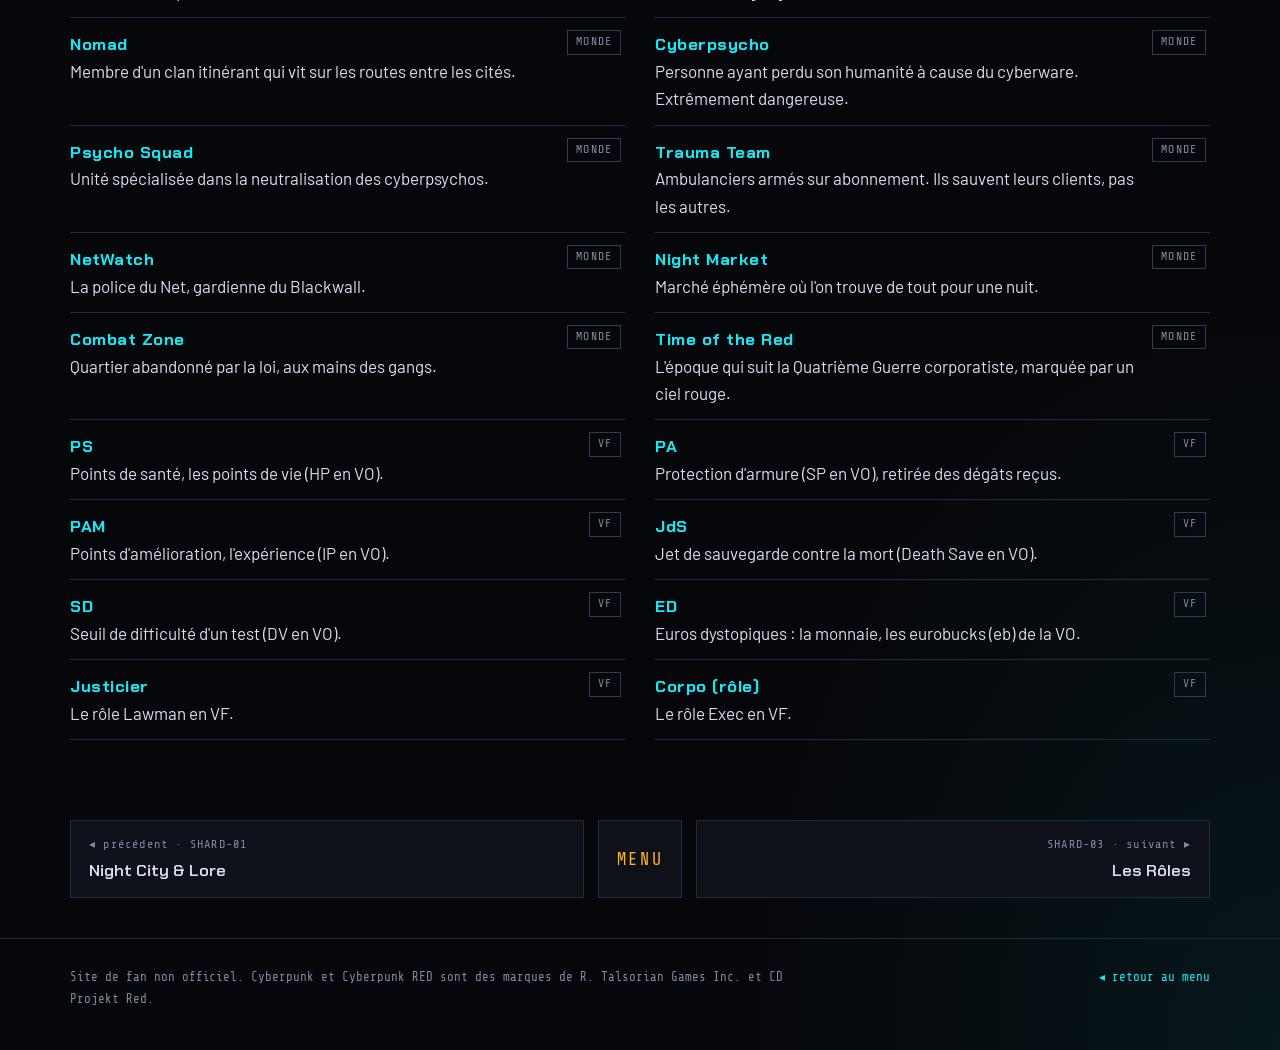
<file: glossaire.html>
<!DOCTYPE html>
<html lang="fr">
<head>
  <meta charset="UTF-8">
  <meta name="viewport" content="width=device-width, initial-scale=1.0">
  <title>Argot de la rue — Datashard</title>
  <link rel="stylesheet" href="assets/style.css?v=202611210145">
</head>
<body>

<header class="hud">
  <div class="wrap">
    <a class="hud-logo" href="index.html"><span class="chip"></span>Datashard // Edgerunner</a>
    <div class="hud-status">
      <span class="hide-sm">SHARD-02 // UNIVERS</span>
      <span data-clock>--.--.2045 // --:--:--</span>
    </div>
    <a class="hud-back" href="index.html">◂ MENU</a>
  </div>
</header>

<main class="wrap">
  <div class="page-head">
    <div class="code" style="color: var(--magenta)">SHARD-02 // STREETSLANG</div>
    <h1 class="glitch" data-text="Argot de la rue">Argot de la rue</h1>
    <p class="lede">Pour ne pas passer pour un <strong>gonk</strong> à la table. Les termes restent souvent en anglais en jeu : ils font partie de l'ambiance.</p>
  </div>

  <div style="padding: 40px 0 80px" data-filter-scope>
    <div class="filterbar">
      <input class="search" type="search" placeholder="> chercher un mot…" data-filter-search aria-label="Rechercher">
      <button class="chip-btn on" data-filter-chip="all">Tout</button>
      <button class="chip-btn" data-filter-chip="argot">Argot</button>
      <button class="chip-btn" data-filter-chip="tech">Tech &amp; chrome</button>
      <button class="chip-btn" data-filter-chip="monde">Gens &amp; institutions</button>
      <button class="chip-btn" data-filter-chip="vf">VO ↔ VF</button>
    </div>

    <div class="gloss">
      <div class="term" data-filter-item data-tags="argot"><b>Choom</b> <span class="tag cat">argot</span><br>Ami, pote, membre de la famille au sens large. « Choomba » en version longue.</div>
      <div class="term" data-filter-item data-tags="argot"><b>Preem</b> <span class="tag cat">argot</span><br>Excellent, de premier choix. « Ce flingue est preem. »</div>
      <div class="term" data-filter-item data-tags="argot"><b>Nova</b> <span class="tag cat">argot</span><br>Cool, génial, impressionnant.</div>
      <div class="term" data-filter-item data-tags="argot"><b>Gonk</b> <span class="tag cat">argot</span><br>Idiot, abruti. Insulte courante.</div>
      <div class="term" data-filter-item data-tags="argot"><b>Delta</b> <span class="tag cat">argot</span><br>Partir, se tirer en vitesse. « On delta, maintenant ! »</div>
      <div class="term" data-filter-item data-tags="argot"><b>Flatline</b> <span class="tag cat">argot</span><br>Mourir ou tuer. Vient de l'électrocardiogramme plat.</div>
      <div class="term" data-filter-item data-tags="argot"><b>Zero</b> <span class="tag cat">argot</span><br>Tuer quelqu'un. « Il s'est fait zéroter. »</div>
      <div class="term" data-filter-item data-tags="argot"><b>Input / Output</b> <span class="tag cat">argot</span><br>Petite amie / petit ami.</div>
      <div class="term" data-filter-item data-tags="argot"><b>Scop</b> <span class="tag cat">argot</span><br>Nourriture synthétique bon marché, à base de protéines cultivées.</div>
      <div class="term" data-filter-item data-tags="argot"><b>Eddies / eb</b> <span class="tag cat">argot</span><br>Les eurobucks, la monnaie de référence.</div>
      <div class="term" data-filter-item data-tags="argot"><b>Screamsheet</b> <span class="tag cat">argot</span><br>Journal à sensation imprimé ou diffusé localement.</div>
      <div class="term" data-filter-item data-tags="argot"><b>Gig</b> <span class="tag cat">argot</span><br>Un contrat, une mission payée.</div>

      <div class="term" data-filter-item data-tags="tech"><b>Chrome</b> <span class="tag cat">tech</span><br>Le cyberware en général. Être « chromé », c'est en porter beaucoup.</div>
      <div class="term" data-filter-item data-tags="tech"><b>Borg</b> <span class="tag cat">tech</span><br>Personne très cybernétisée, voire en conversion totale.</div>
      <div class="term" data-filter-item data-tags="tech"><b>Ripperdoc</b> <span class="tag cat">tech</span><br>Médecin de rue qui pose du cyberware, sans trop poser de questions.</div>
      <div class="term" data-filter-item data-tags="tech"><b>Cyberdeck</b> <span class="tag cat">tech</span><br>L'ordinateur portable du Netrunner, relié à son neural link.</div>
      <div class="term" data-filter-item data-tags="tech"><b>ICE</b> <span class="tag cat">tech</span><br>Programme de défense d'un système. Le <em>Black ICE</em> est la version mortelle.</div>
      <div class="term" data-filter-item data-tags="tech"><b>Jack in / jack out</b> <span class="tag cat">tech</span><br>Se connecter / se déconnecter d'une architecture NET.</div>
      <div class="term" data-filter-item data-tags="tech"><b>Braindance (BD)</b> <span class="tag cat">tech</span><br>Enregistrement d'expériences sensorielles complètes, qu'on revit comme si on y était.</div>
      <div class="term" data-filter-item data-tags="tech"><b>Agent</b> <span class="tag cat">tech</span><br>L'assistant personnel portable, l'équivalent d'un smartphone.</div>
      <div class="term" data-filter-item data-tags="tech"><b>Data Pool</b> <span class="tag cat">tech</span><br>Panneaux d'information publics du CitiNet où l'on publie messages et annonces.</div>
      <div class="term" data-filter-item data-tags="tech"><b>Blackwall</b> <span class="tag cat">tech</span><br>La barrière qui sépare les réseaux actuels des ruines dangereuses du vieux Net.</div>

      <div class="term" data-filter-item data-tags="monde"><b>Edgerunner</b> <span class="tag cat">monde</span><br>Mercenaire indépendant qui vit en marge de la société et du danger. Vous, en somme.</div>
      <div class="term" data-filter-item data-tags="monde"><b>Corpo</b> <span class="tag cat">monde</span><br>Employé ou cadre d'une corporation. Rarement un compliment dans la rue.</div>
      <div class="term" data-filter-item data-tags="monde"><b>Fixer</b> <span class="tag cat">monde</span><br>Intermédiaire qui trouve les contrats, le matériel et les contacts.</div>
      <div class="term" data-filter-item data-tags="monde"><b>Booster</b> <span class="tag cat">monde</span><br>Membre d'un gang de rue, souvent chromé et violent.</div>
      <div class="term" data-filter-item data-tags="monde"><b>Nomad</b> <span class="tag cat">monde</span><br>Membre d'un clan itinérant qui vit sur les routes entre les cités.</div>
      <div class="term" data-filter-item data-tags="monde"><b>Cyberpsycho</b> <span class="tag cat">monde</span><br>Personne ayant perdu son humanité à cause du cyberware. Extrêmement dangereuse.</div>
      <div class="term" data-filter-item data-tags="monde"><b>Psycho Squad</b> <span class="tag cat">monde</span><br>Unité spécialisée dans la neutralisation des cyberpsychos.</div>
      <div class="term" data-filter-item data-tags="monde"><b>Trauma Team</b> <span class="tag cat">monde</span><br>Ambulanciers armés sur abonnement. Ils sauvent leurs clients, pas les autres.</div>
      <div class="term" data-filter-item data-tags="monde"><b>NetWatch</b> <span class="tag cat">monde</span><br>La police du Net, gardienne du Blackwall.</div>
      <div class="term" data-filter-item data-tags="monde"><b>Night Market</b> <span class="tag cat">monde</span><br>Marché éphémère où l'on trouve de tout pour une nuit.</div>
      <div class="term" data-filter-item data-tags="monde"><b>Combat Zone</b> <span class="tag cat">monde</span><br>Quartier abandonné par la loi, aux mains des gangs.</div>
      <div class="term" data-filter-item data-tags="monde"><b>Time of the Red</b> <span class="tag cat">monde</span><br>L'époque qui suit la Quatrième Guerre corporatiste, marquée par un ciel rouge.</div>
      <div class="term" data-filter-item data-tags="vf"><b>PS</b> <span class="tag cat">VF</span><br>Points de santé, les points de vie (HP en VO).</div>
      <div class="term" data-filter-item data-tags="vf"><b>PA</b> <span class="tag cat">VF</span><br>Protection d'armure (SP en VO), retirée des dégâts reçus.</div>
      <div class="term" data-filter-item data-tags="vf"><b>PAM</b> <span class="tag cat">VF</span><br>Points d'amélioration, l'expérience (IP en VO).</div>
      <div class="term" data-filter-item data-tags="vf"><b>JdS</b> <span class="tag cat">VF</span><br>Jet de sauvegarde contre la mort (Death Save en VO).</div>
      <div class="term" data-filter-item data-tags="vf"><b>SD</b> <span class="tag cat">VF</span><br>Seuil de difficulté d'un test (DV en VO).</div>
      <div class="term" data-filter-item data-tags="vf"><b>ED</b> <span class="tag cat">VF</span><br>Euros dystopiques : la monnaie, les eurobucks (eb) de la VO.</div>
      <div class="term" data-filter-item data-tags="vf"><b>Justicier</b> <span class="tag cat">VF</span><br>Le rôle Lawman en VF.</div>
      <div class="term" data-filter-item data-tags="vf"><b>Corpo (rôle)</b> <span class="tag cat">VF</span><br>Le rôle Exec en VF.</div>
    </div>
    <p class="empty-msg hidden" data-filter-empty>// mot inconnu dans les archives</p>
  </div>
</main>

<nav class="pager wrap" aria-label="Navigation entre modules">
  <a class="p-prev" href="lore.html"><span class="p-lab">◂ précédent · SHARD-01</span><span class="p-title">Night City &amp; Lore</span></a>
  <a class="p-menu" href="index.html">MENU</a>
  <a class="p-next" href="roles.html"><span class="p-lab">SHARD-03 · suivant ▸</span><span class="p-title">Les Rôles</span></a>
</nav>




<footer class="foot">
  <div class="wrap">
    <div class="legal">Site de fan non officiel. Cyberpunk et Cyberpunk RED sont des marques de R. Talsorian Games Inc. et CD Projekt Red.</div>
    <div><a href="index.html">◂ retour au menu</a></div>
  </div>
</footer>

<script src="assets/app.js?v=202611210145"></script>
</body>
</html>
</file>
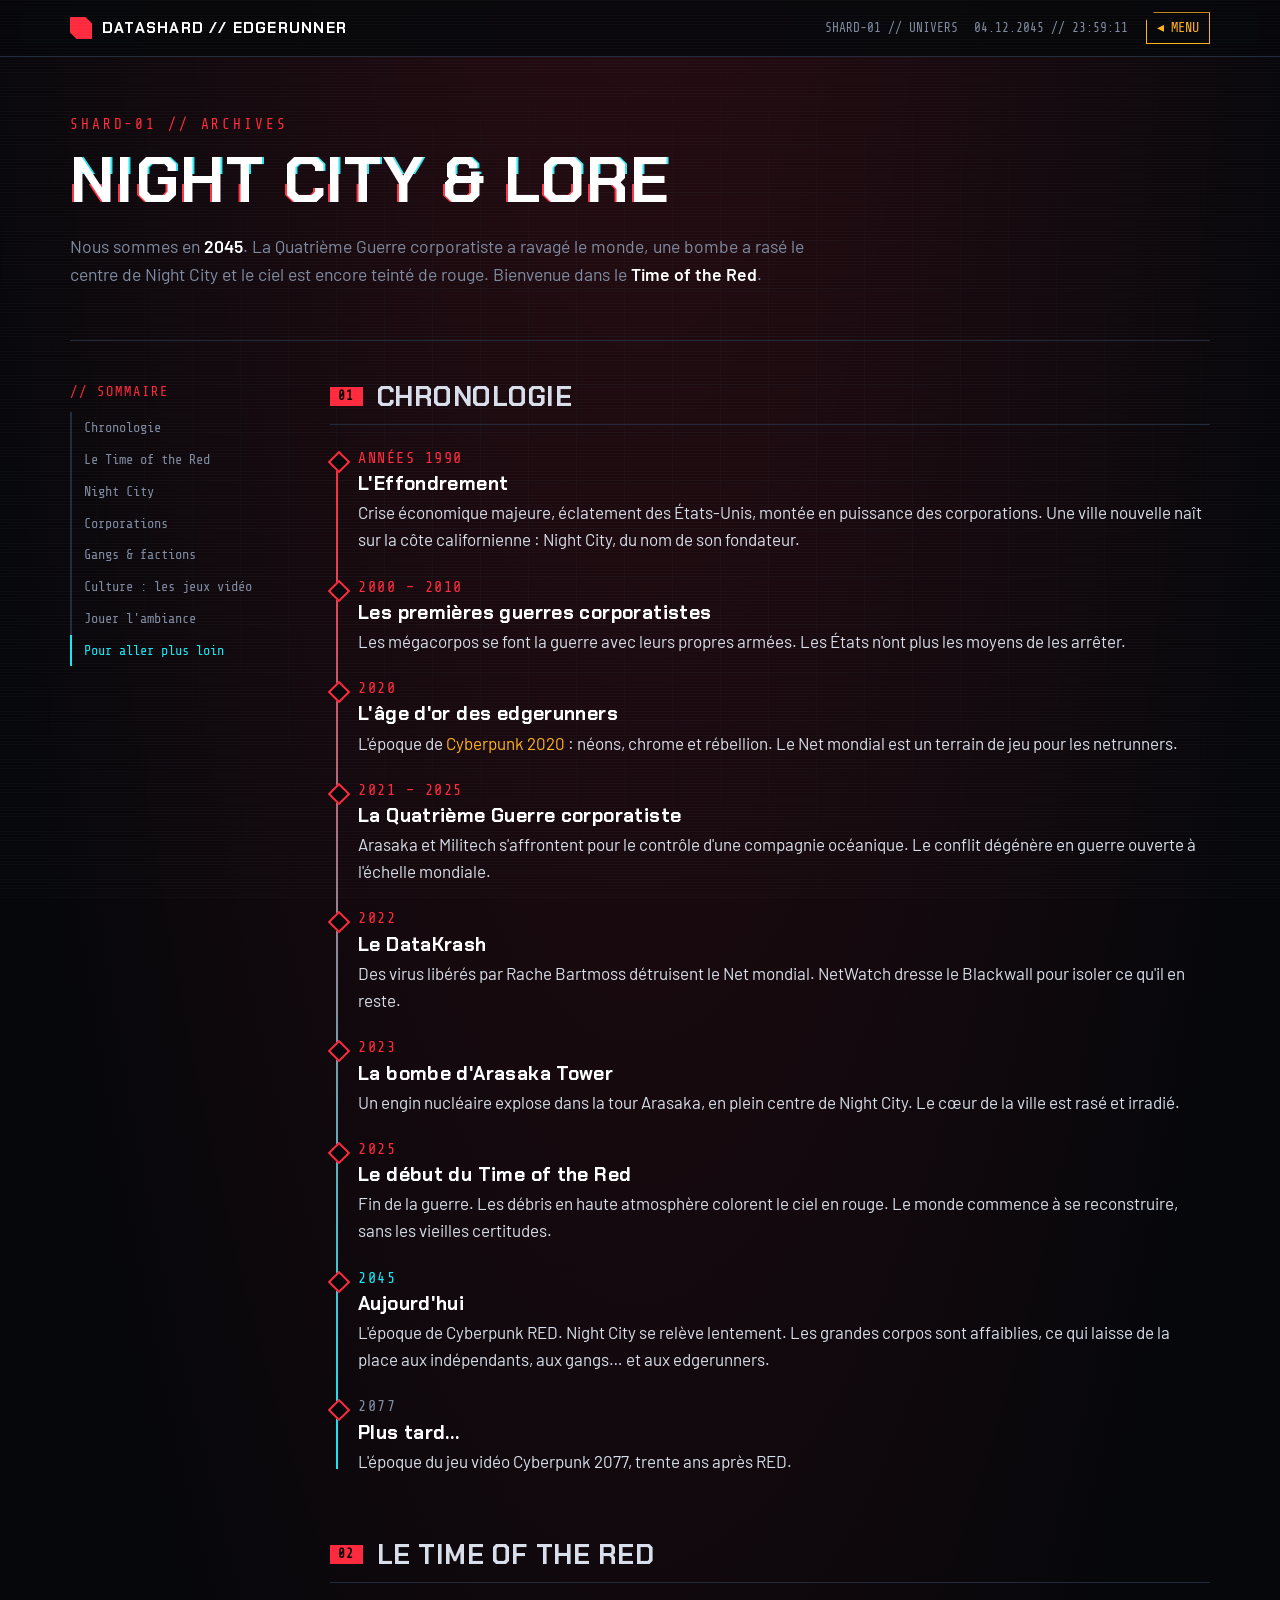
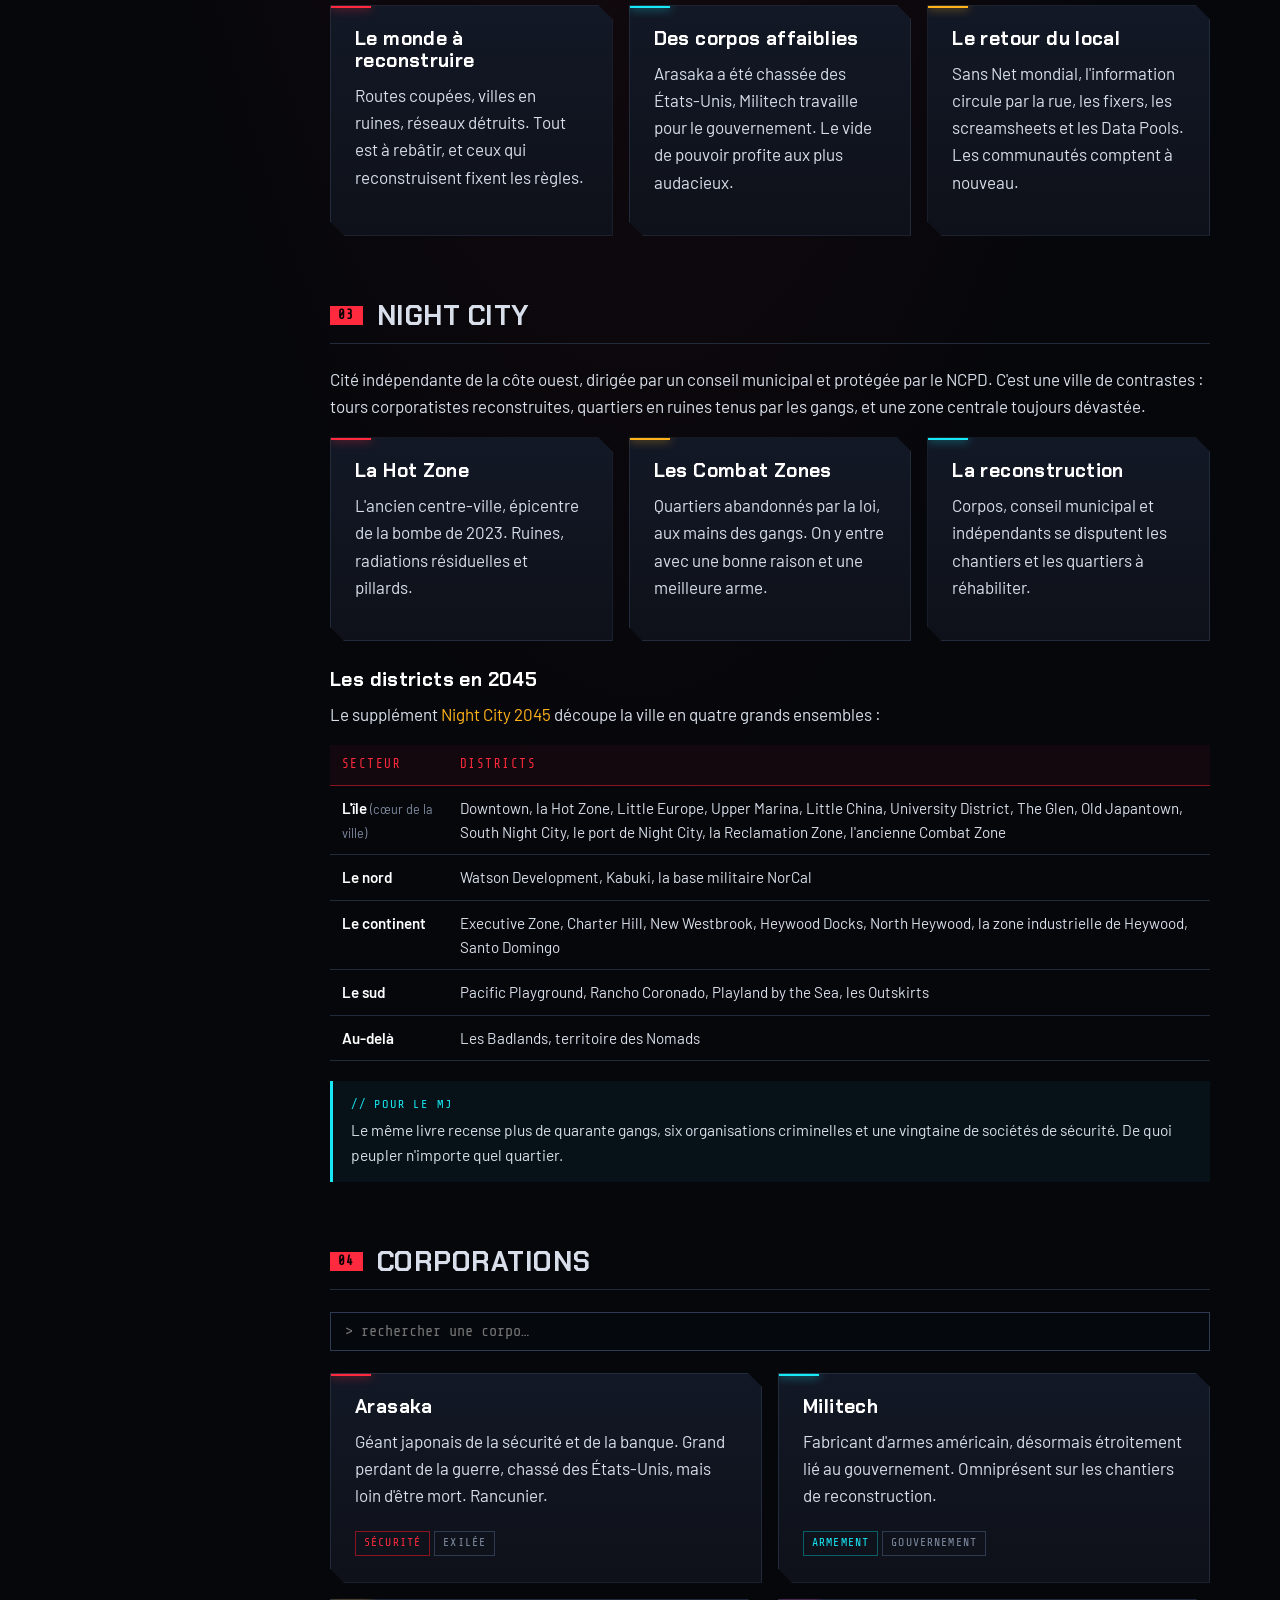
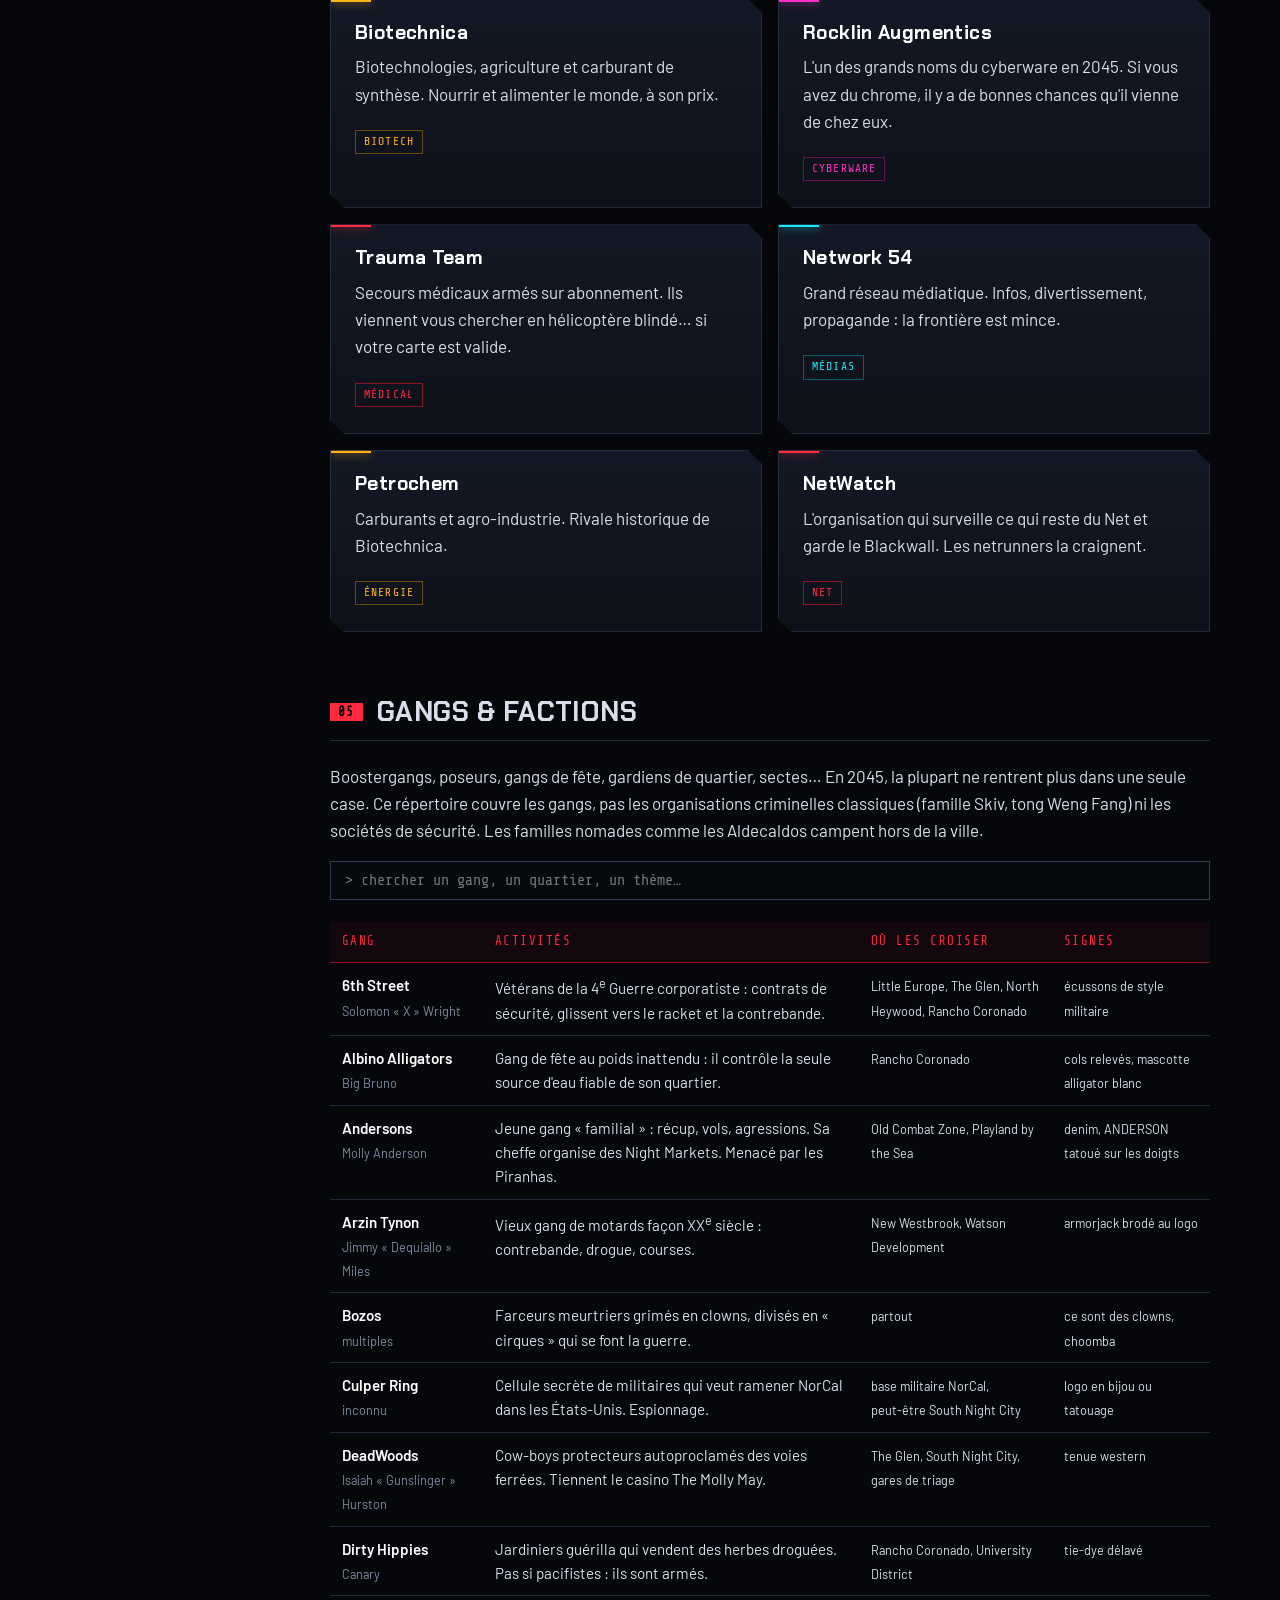
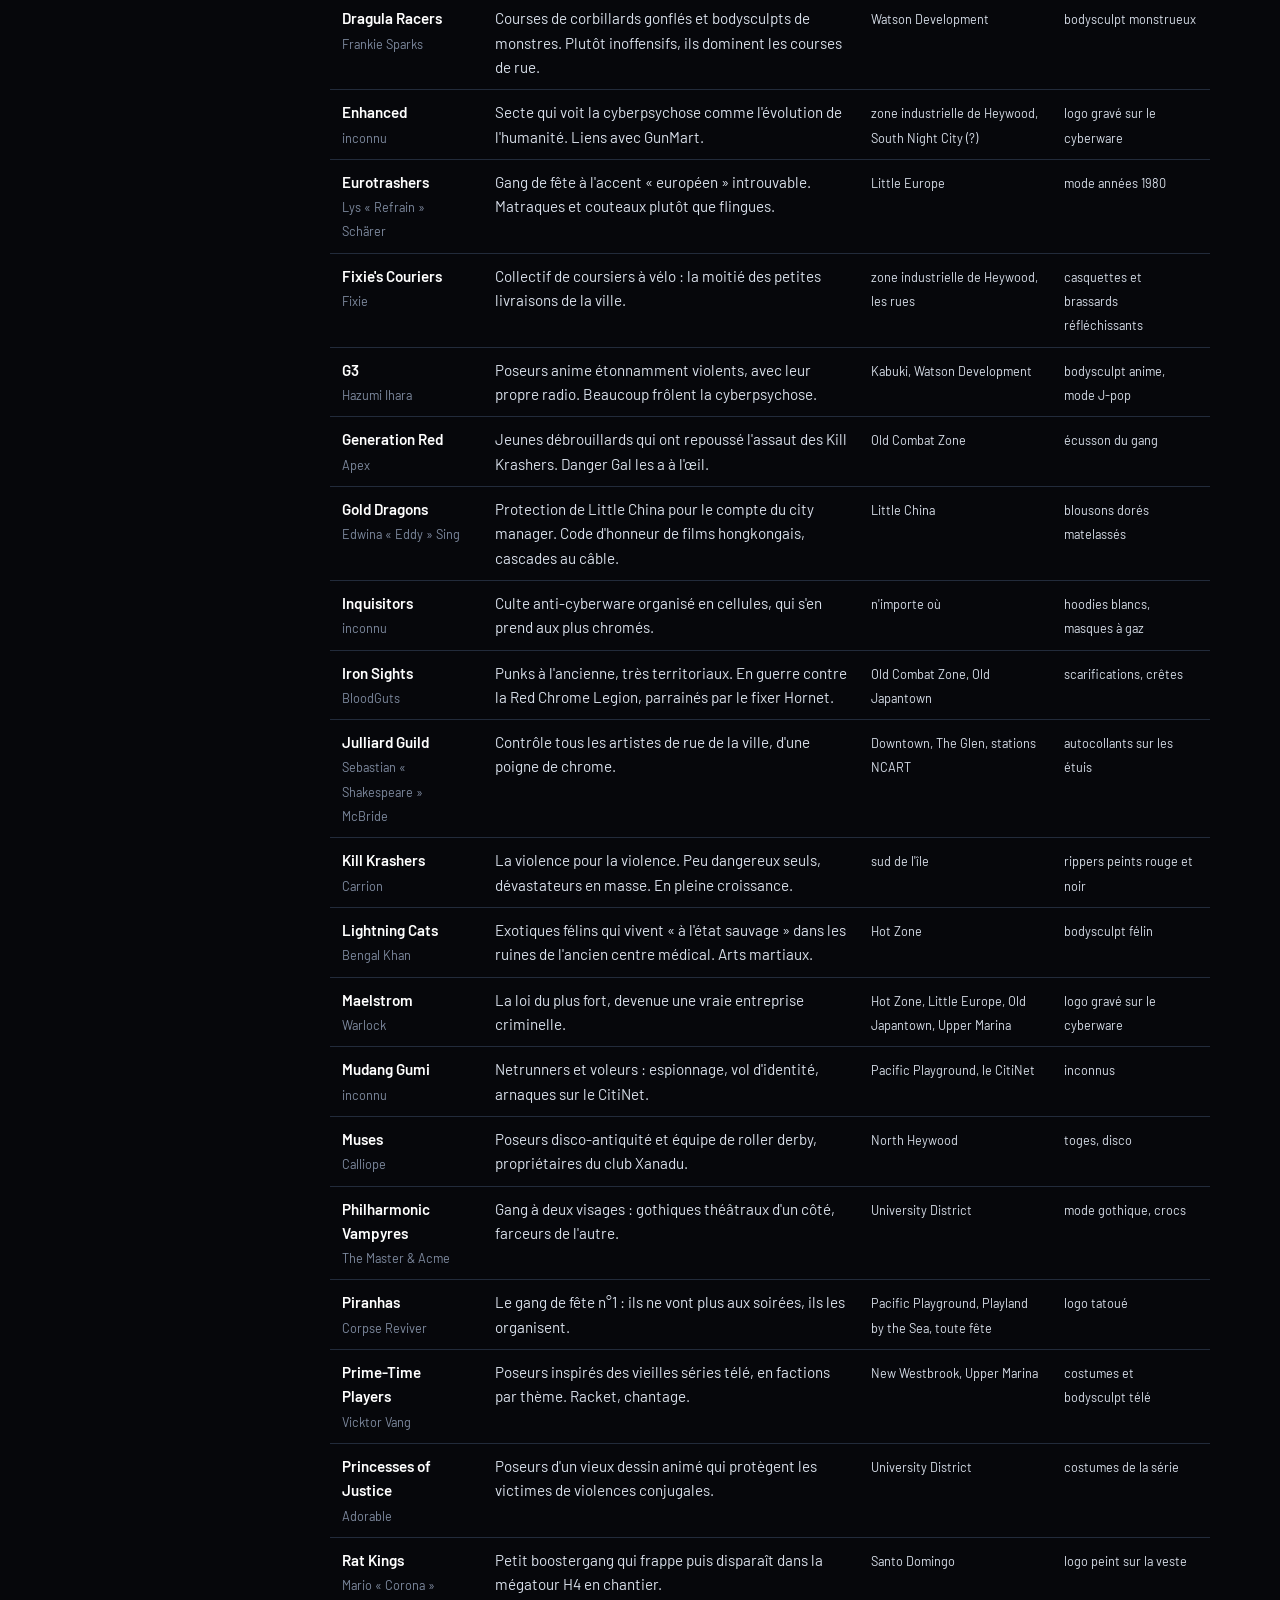
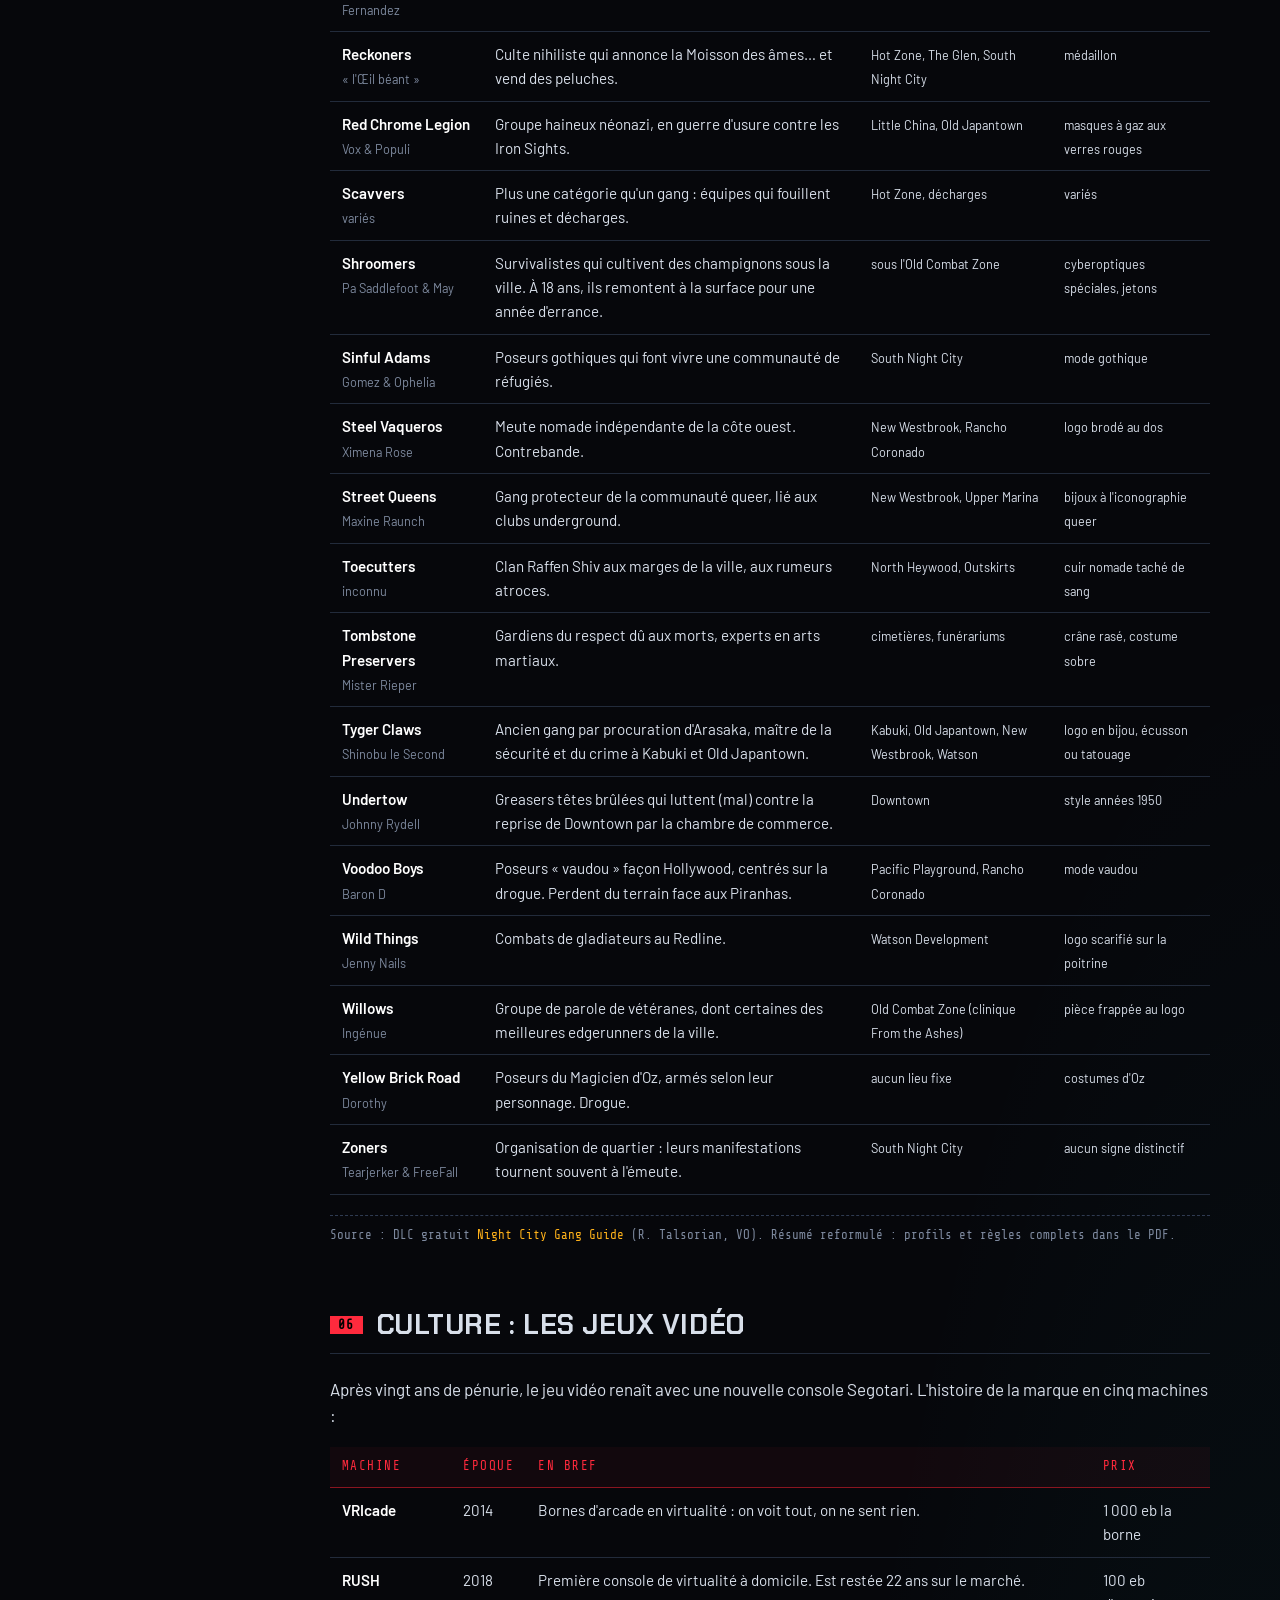
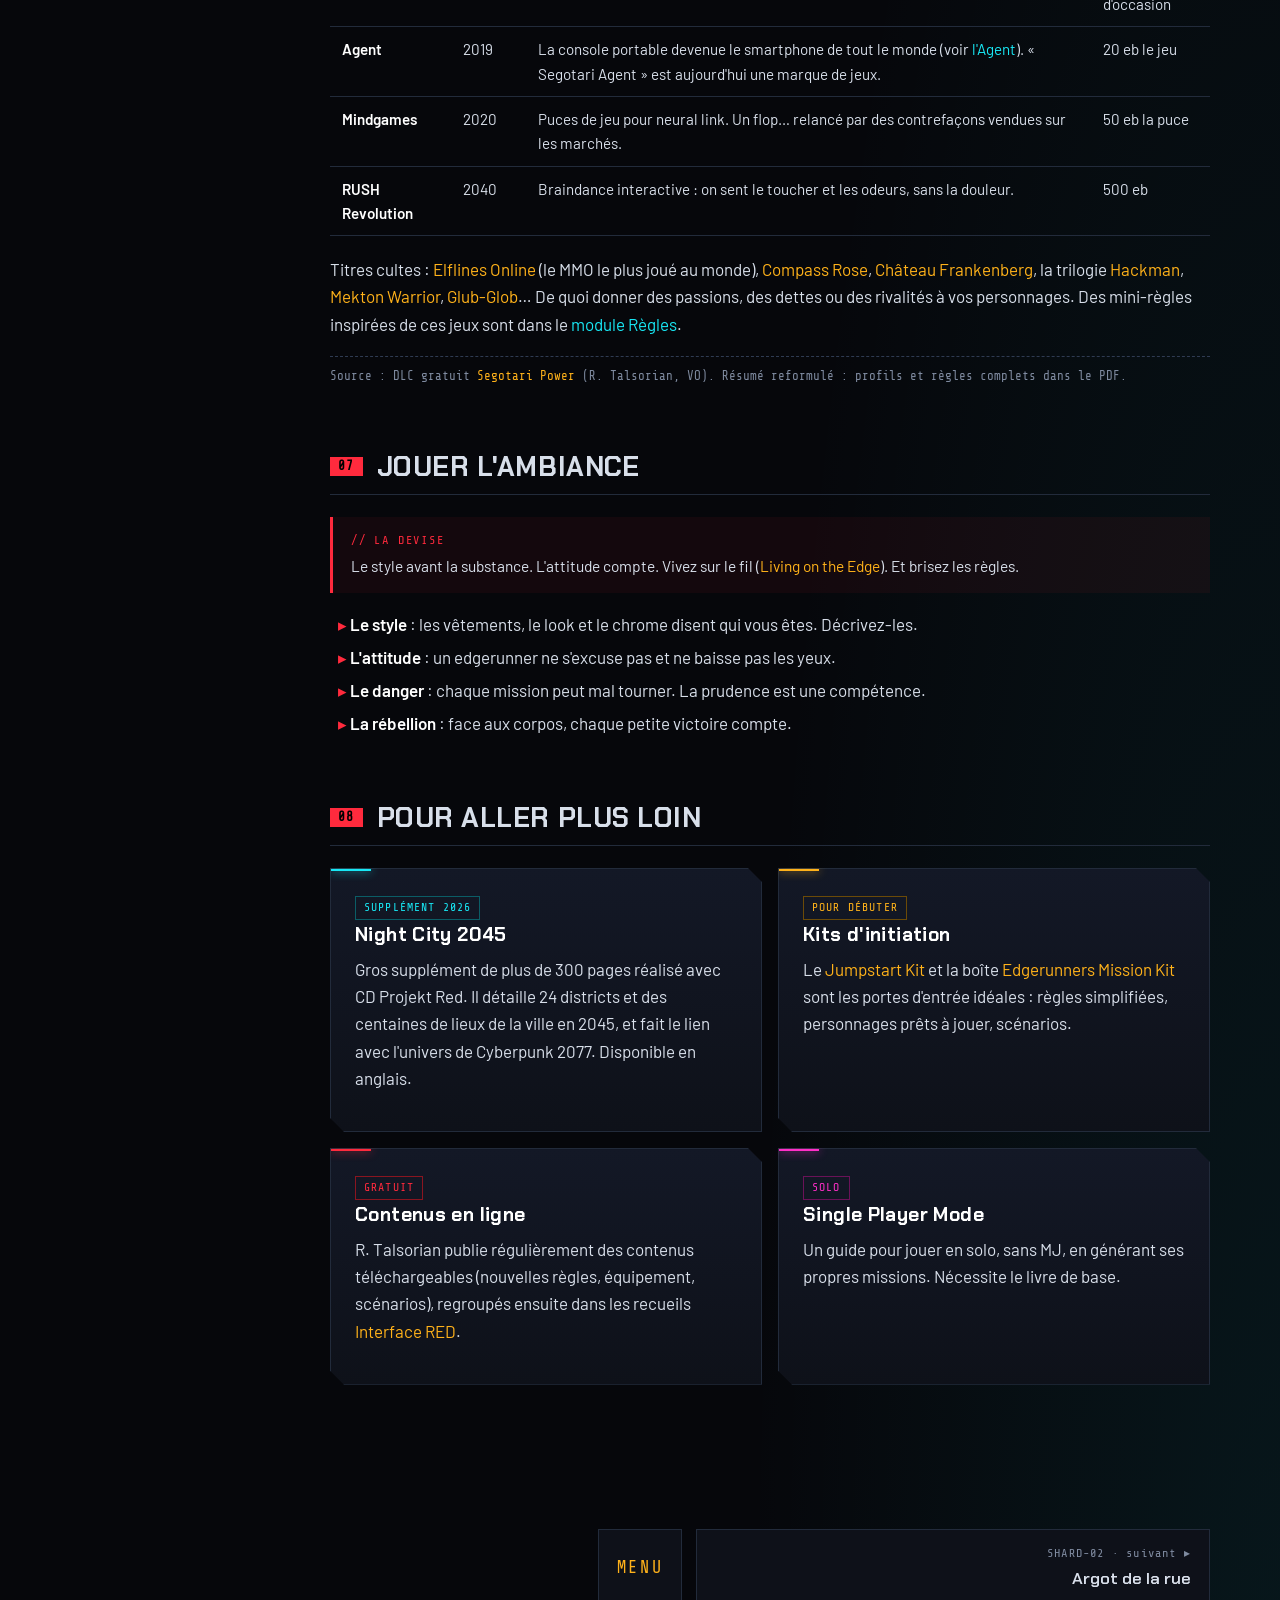
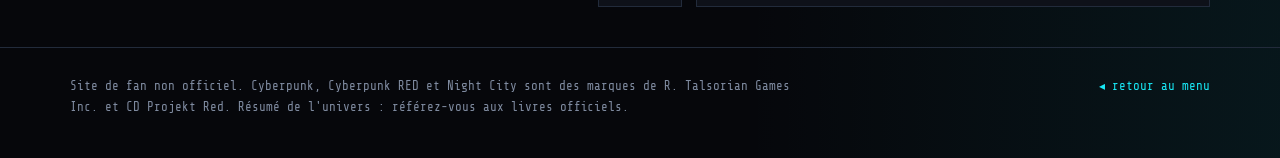
<file: lore.html>
<!DOCTYPE html>
<html lang="fr">
<head>
  <meta charset="UTF-8">
  <meta name="viewport" content="width=device-width, initial-scale=1.0">
  <title>Night City &amp; Lore — Datashard</title>
  <link rel="stylesheet" href="assets/style.css?v=202611210145">
</head>
<body>

<header class="hud">
  <div class="wrap">
    <a class="hud-logo" href="index.html"><span class="chip"></span>Datashard // Edgerunner</a>
    <div class="hud-status">
      <span class="hide-sm">SHARD-01 // UNIVERS</span>
      <span data-clock>--.--.2045 // --:--:--</span>
    </div>
    <a class="hud-back" href="index.html">◂ MENU</a>
  </div>
</header>

<main class="wrap">
  <div class="page-head">
    <div class="code">SHARD-01 // ARCHIVES</div>
    <h1 class="glitch" data-text="Night City &amp; Lore">Night City &amp; Lore</h1>
    <p class="lede">Nous sommes en <strong>2045</strong>. La Quatrième Guerre corporatiste a ravagé le monde, une bombe a rasé le centre de Night City et le ciel est encore teinté de rouge. Bienvenue dans le <strong>Time of the Red</strong>.</p>
  </div>

  <div class="layout">
    <aside class="toc">
      <div class="toc-title">// SOMMAIRE</div>
      <a href="#chrono">Chronologie</a>
      <a href="#red">Le Time of the Red</a>
      <a href="#ville">Night City</a>
      <a href="#corpos">Corporations</a>
      <a href="#gangs">Gangs &amp; factions</a>
      <a href="#culture">Culture : les jeux vidéo</a>
      <a href="#ambiance">Jouer l'ambiance</a>
      <a href="#sources">Pour aller plus loin</a>
    </aside>

    <div>
      <section class="block" id="chrono">
        <h2 data-idx="01">Chronologie</h2>
        <div class="timeline">
          <div class="tl-item">
            <div class="year">ANNÉES 1990</div>
            <h3>L'Effondrement</h3>
            <p>Crise économique majeure, éclatement des États-Unis, montée en puissance des corporations. Une ville nouvelle naît sur la côte californienne : Night City, du nom de son fondateur.</p>
          </div>
          <div class="tl-item">
            <div class="year">2000 – 2010</div>
            <h3>Les premières guerres corporatistes</h3>
            <p>Les mégacorpos se font la guerre avec leurs propres armées. Les États n'ont plus les moyens de les arrêter.</p>
          </div>
          <div class="tl-item">
            <div class="year">2020</div>
            <h3>L'âge d'or des edgerunners</h3>
            <p>L'époque de <em>Cyberpunk 2020</em> : néons, chrome et rébellion. Le Net mondial est un terrain de jeu pour les netrunners.</p>
          </div>
          <div class="tl-item">
            <div class="year">2021 – 2025</div>
            <h3>La Quatrième Guerre corporatiste</h3>
            <p>Arasaka et Militech s'affrontent pour le contrôle d'une compagnie océanique. Le conflit dégénère en guerre ouverte à l'échelle mondiale.</p>
          </div>
          <div class="tl-item">
            <div class="year">2022</div>
            <h3>Le DataKrash</h3>
            <p>Des virus libérés par Rache Bartmoss détruisent le Net mondial. NetWatch dresse le Blackwall pour isoler ce qu'il en reste.</p>
          </div>
          <div class="tl-item">
            <div class="year">2023</div>
            <h3>La bombe d'Arasaka Tower</h3>
            <p>Un engin nucléaire explose dans la tour Arasaka, en plein centre de Night City. Le cœur de la ville est rasé et irradié.</p>
          </div>
          <div class="tl-item">
            <div class="year">2025</div>
            <h3>Le début du Time of the Red</h3>
            <p>Fin de la guerre. Les débris en haute atmosphère colorent le ciel en rouge. Le monde commence à se reconstruire, sans les vieilles certitudes.</p>
          </div>
          <div class="tl-item">
            <div class="year" style="color: var(--cyan)">2045</div>
            <h3>Aujourd'hui</h3>
            <p>L'époque de Cyberpunk RED. Night City se relève lentement. Les grandes corpos sont affaiblies, ce qui laisse de la place aux indépendants, aux gangs… et aux edgerunners.</p>
          </div>
          <div class="tl-item">
            <div class="year" style="color: var(--muted)">2077</div>
            <h3>Plus tard…</h3>
            <p>L'époque du jeu vidéo Cyberpunk 2077, trente ans après RED.</p>
          </div>
        </div>
      </section>

      <section class="block" id="red">
        <h2 data-idx="02">Le Time of the Red</h2>
        <div class="grid g3">
          <div class="panel"><h3>Le monde à reconstruire</h3><p>Routes coupées, villes en ruines, réseaux détruits. Tout est à rebâtir, et ceux qui reconstruisent fixent les règles.</p></div>
          <div class="panel cyan"><h3>Des corpos affaiblies</h3><p>Arasaka a été chassée des États-Unis, Militech travaille pour le gouvernement. Le vide de pouvoir profite aux plus audacieux.</p></div>
          <div class="panel amber"><h3>Le retour du local</h3><p>Sans Net mondial, l'information circule par la rue, les fixers, les screamsheets et les Data Pools. Les communautés comptent à nouveau.</p></div>
        </div>
      </section>

      <section class="block" id="ville">
        <h2 data-idx="03">Night City</h2>
        <p>Cité indépendante de la côte ouest, dirigée par un conseil municipal et protégée par le NCPD. C'est une ville de contrastes : tours corporatistes reconstruites, quartiers en ruines tenus par les gangs, et une zone centrale toujours dévastée.</p>
        <div class="grid g3">
          <div class="panel"><h3>La Hot Zone</h3><p>L'ancien centre-ville, épicentre de la bombe de 2023. Ruines, radiations résiduelles et pillards.</p></div>
          <div class="panel amber"><h3>Les Combat Zones</h3><p>Quartiers abandonnés par la loi, aux mains des gangs. On y entre avec une bonne raison et une meilleure arme.</p></div>
          <div class="panel cyan"><h3>La reconstruction</h3><p>Corpos, conseil municipal et indépendants se disputent les chantiers et les quartiers à réhabiliter.</p></div>
        </div>

        <h3 style="margin-top:28px">Les districts en 2045</h3>
        <p>Le supplément <em>Night City 2045</em> découpe la ville en quatre grands ensembles :</p>
        <div class="table-wrap">
          <table>
            <thead><tr><th>Secteur</th><th>Districts</th></tr></thead>
            <tbody>
              <tr><td><strong>L'île</strong> <small style="color:var(--muted)">(cœur de la ville)</small></td><td>Downtown, la Hot Zone, Little Europe, Upper Marina, Little China, University District, The Glen, Old Japantown, South Night City, le port de Night City, la Reclamation Zone, l'ancienne Combat Zone</td></tr>
              <tr><td><strong>Le nord</strong></td><td>Watson Development, Kabuki, la base militaire NorCal</td></tr>
              <tr><td><strong>Le continent</strong></td><td>Executive Zone, Charter Hill, New Westbrook, Heywood Docks, North Heywood, la zone industrielle de Heywood, Santo Domingo</td></tr>
              <tr><td><strong>Le sud</strong></td><td>Pacific Playground, Rancho Coronado, Playland by the Sea, les Outskirts</td></tr>
              <tr><td><strong>Au-delà</strong></td><td>Les Badlands, territoire des Nomads</td></tr>
            </tbody>
          </table>
        </div>
        <div class="callout cyan">
          <span class="label">// POUR LE MJ</span>
          Le même livre recense plus de quarante gangs, six organisations criminelles et une vingtaine de sociétés de sécurité. De quoi peupler n'importe quel quartier.
        </div>
      </section>

      <section class="block" id="corpos" data-filter-scope>
        <h2 data-idx="04">Corporations</h2>
        <div class="filterbar">
          <input class="search" type="search" placeholder="> rechercher une corpo…" data-filter-search aria-label="Rechercher">
        </div>
        <div class="grid g2">
          <div class="panel" data-filter-item>
            <h3>Arasaka</h3>
            <p>Géant japonais de la sécurité et de la banque. Grand perdant de la guerre, chassé des États-Unis, mais loin d'être mort. Rancunier.</p>
            <span class="tag red">Sécurité</span><span class="tag">Exilée</span>
          </div>
          <div class="panel cyan" data-filter-item>
            <h3>Militech</h3>
            <p>Fabricant d'armes américain, désormais étroitement lié au gouvernement. Omniprésent sur les chantiers de reconstruction.</p>
            <span class="tag cyan">Armement</span><span class="tag">Gouvernement</span>
          </div>
          <div class="panel amber" data-filter-item>
            <h3>Biotechnica</h3>
            <p>Biotechnologies, agriculture et carburant de synthèse. Nourrir et alimenter le monde, à son prix.</p>
            <span class="tag amber">Biotech</span>
          </div>
          <div class="panel magenta" data-filter-item>
            <h3>Rocklin Augmentics</h3>
            <p>L'un des grands noms du cyberware en 2045. Si vous avez du chrome, il y a de bonnes chances qu'il vienne de chez eux.</p>
            <span class="tag" style="color:var(--magenta);border-color:#6a1258">Cyberware</span>
          </div>
          <div class="panel" data-filter-item>
            <h3>Trauma Team</h3>
            <p>Secours médicaux armés sur abonnement. Ils viennent vous chercher en hélicoptère blindé… si votre carte est valide.</p>
            <span class="tag red">Médical</span>
          </div>
          <div class="panel cyan" data-filter-item>
            <h3>Network 54</h3>
            <p>Grand réseau médiatique. Infos, divertissement, propagande : la frontière est mince.</p>
            <span class="tag cyan">Médias</span>
          </div>
          <div class="panel amber" data-filter-item>
            <h3>Petrochem</h3>
            <p>Carburants et agro-industrie. Rivale historique de Biotechnica.</p>
            <span class="tag amber">Énergie</span>
          </div>
          <div class="panel" data-filter-item>
            <h3>NetWatch</h3>
            <p>L'organisation qui surveille ce qui reste du Net et garde le Blackwall. Les netrunners la craignent.</p>
            <span class="tag red">Net</span>
          </div>
        </div>
        <p class="empty-msg hidden" data-filter-empty>// aucune corpo trouvée</p>
      </section>

      <section class="block" id="gangs" data-filter-scope>
        <h2 data-idx="05">Gangs &amp; factions</h2>
        <p>Boostergangs, poseurs, gangs de fête, gardiens de quartier, sectes… En 2045, la plupart ne rentrent plus dans une seule case. Ce répertoire couvre les gangs, pas les organisations criminelles classiques (famille Skiv, tong Weng Fang) ni les sociétés de sécurité. Les familles nomades comme les Aldecaldos campent hors de la ville.</p>
        <div class="filterbar"><input class="search" type="search" placeholder="> chercher un gang, un quartier, un thème…" data-filter-search aria-label="Rechercher"></div>
        <div class="table-wrap"><table><thead><tr><th>Gang</th><th>Activités</th><th>Où les croiser</th><th>Signes</th></tr></thead><tbody>
<tr data-filter-item><td><strong>6th Street</strong><br><small style='color:var(--muted)'>Solomon « X » Wright</small></td><td>Vétérans de la 4<sup>e</sup> Guerre corporatiste : contrats de sécurité, glissent vers le racket et la contrebande.</td><td><small>Little Europe, The Glen, North Heywood, Rancho Coronado</small></td><td><small>écussons de style militaire</small></td></tr>
<tr data-filter-item><td><strong>Albino Alligators</strong><br><small style='color:var(--muted)'>Big Bruno</small></td><td>Gang de fête au poids inattendu : il contrôle la seule source d'eau fiable de son quartier.</td><td><small>Rancho Coronado</small></td><td><small>cols relevés, mascotte alligator blanc</small></td></tr>
<tr data-filter-item><td><strong>Andersons</strong><br><small style='color:var(--muted)'>Molly Anderson</small></td><td>Jeune gang « familial » : récup, vols, agressions. Sa cheffe organise des Night Markets. Menacé par les Piranhas.</td><td><small>Old Combat Zone, Playland by the Sea</small></td><td><small>denim, ANDERSON tatoué sur les doigts</small></td></tr>
<tr data-filter-item><td><strong>Arzin Tynon</strong><br><small style='color:var(--muted)'>Jimmy « Dequiallo » Miles</small></td><td>Vieux gang de motards façon XX<sup>e</sup> siècle : contrebande, drogue, courses.</td><td><small>New Westbrook, Watson Development</small></td><td><small>armorjack brodé au logo</small></td></tr>
<tr data-filter-item><td><strong>Bozos</strong><br><small style='color:var(--muted)'>multiples</small></td><td>Farceurs meurtriers grimés en clowns, divisés en « cirques » qui se font la guerre.</td><td><small>partout</small></td><td><small>ce sont des clowns, choomba</small></td></tr>
<tr data-filter-item><td><strong>Culper Ring</strong><br><small style='color:var(--muted)'>inconnu</small></td><td>Cellule secrète de militaires qui veut ramener NorCal dans les États-Unis. Espionnage.</td><td><small>base militaire NorCal, peut-être South Night City</small></td><td><small>logo en bijou ou tatouage</small></td></tr>
<tr data-filter-item><td><strong>DeadWoods</strong><br><small style='color:var(--muted)'>Isaiah « Gunslinger » Hurston</small></td><td>Cow-boys protecteurs autoproclamés des voies ferrées. Tiennent le casino The Molly May.</td><td><small>The Glen, South Night City, gares de triage</small></td><td><small>tenue western</small></td></tr>
<tr data-filter-item><td><strong>Dirty Hippies</strong><br><small style='color:var(--muted)'>Canary</small></td><td>Jardiniers guérilla qui vendent des herbes droguées. Pas si pacifistes : ils sont armés.</td><td><small>Rancho Coronado, University District</small></td><td><small>tie-dye délavé</small></td></tr>
<tr data-filter-item><td><strong>Dragula Racers</strong><br><small style='color:var(--muted)'>Frankie Sparks</small></td><td>Courses de corbillards gonflés et bodysculpts de monstres. Plutôt inoffensifs, ils dominent les courses de rue.</td><td><small>Watson Development</small></td><td><small>bodysculpt monstrueux</small></td></tr>
<tr data-filter-item><td><strong>Enhanced</strong><br><small style='color:var(--muted)'>inconnu</small></td><td>Secte qui voit la cyberpsychose comme l'évolution de l'humanité. Liens avec GunMart.</td><td><small>zone industrielle de Heywood, South Night City (?)</small></td><td><small>logo gravé sur le cyberware</small></td></tr>
<tr data-filter-item><td><strong>Eurotrashers</strong><br><small style='color:var(--muted)'>Lys « Refrain » Schärer</small></td><td>Gang de fête à l'accent « européen » introuvable. Matraques et couteaux plutôt que flingues.</td><td><small>Little Europe</small></td><td><small>mode années 1980</small></td></tr>
<tr data-filter-item><td><strong>Fixie's Couriers</strong><br><small style='color:var(--muted)'>Fixie</small></td><td>Collectif de coursiers à vélo : la moitié des petites livraisons de la ville.</td><td><small>zone industrielle de Heywood, les rues</small></td><td><small>casquettes et brassards réfléchissants</small></td></tr>
<tr data-filter-item><td><strong>G3</strong><br><small style='color:var(--muted)'>Hazumi Ihara</small></td><td>Poseurs anime étonnamment violents, avec leur propre radio. Beaucoup frôlent la cyberpsychose.</td><td><small>Kabuki, Watson Development</small></td><td><small>bodysculpt anime, mode J-pop</small></td></tr>
<tr data-filter-item><td><strong>Generation Red</strong><br><small style='color:var(--muted)'>Apex</small></td><td>Jeunes débrouillards qui ont repoussé l'assaut des Kill Krashers. Danger Gal les a à l'œil.</td><td><small>Old Combat Zone</small></td><td><small>écusson du gang</small></td></tr>
<tr data-filter-item><td><strong>Gold Dragons</strong><br><small style='color:var(--muted)'>Edwina « Eddy » Sing</small></td><td>Protection de Little China pour le compte du city manager. Code d'honneur de films hongkongais, cascades au câble.</td><td><small>Little China</small></td><td><small>blousons dorés matelassés</small></td></tr>
<tr data-filter-item><td><strong>Inquisitors</strong><br><small style='color:var(--muted)'>inconnu</small></td><td>Culte anti-cyberware organisé en cellules, qui s'en prend aux plus chromés.</td><td><small>n'importe où</small></td><td><small>hoodies blancs, masques à gaz</small></td></tr>
<tr data-filter-item><td><strong>Iron Sights</strong><br><small style='color:var(--muted)'>BloodGuts</small></td><td>Punks à l'ancienne, très territoriaux. En guerre contre la Red Chrome Legion, parrainés par le fixer Hornet.</td><td><small>Old Combat Zone, Old Japantown</small></td><td><small>scarifications, crêtes</small></td></tr>
<tr data-filter-item><td><strong>Julliard Guild</strong><br><small style='color:var(--muted)'>Sebastian « Shakespeare » McBride</small></td><td>Contrôle tous les artistes de rue de la ville, d'une poigne de chrome.</td><td><small>Downtown, The Glen, stations NCART</small></td><td><small>autocollants sur les étuis</small></td></tr>
<tr data-filter-item><td><strong>Kill Krashers</strong><br><small style='color:var(--muted)'>Carrion</small></td><td>La violence pour la violence. Peu dangereux seuls, dévastateurs en masse. En pleine croissance.</td><td><small>sud de l'île</small></td><td><small>rippers peints rouge et noir</small></td></tr>
<tr data-filter-item><td><strong>Lightning Cats</strong><br><small style='color:var(--muted)'>Bengal Khan</small></td><td>Exotiques félins qui vivent « à l'état sauvage » dans les ruines de l'ancien centre médical. Arts martiaux.</td><td><small>Hot Zone</small></td><td><small>bodysculpt félin</small></td></tr>
<tr data-filter-item><td><strong>Maelstrom</strong><br><small style='color:var(--muted)'>Warlock</small></td><td>La loi du plus fort, devenue une vraie entreprise criminelle.</td><td><small>Hot Zone, Little Europe, Old Japantown, Upper Marina</small></td><td><small>logo gravé sur le cyberware</small></td></tr>
<tr data-filter-item><td><strong>Mudang Gumi</strong><br><small style='color:var(--muted)'>inconnu</small></td><td>Netrunners et voleurs : espionnage, vol d'identité, arnaques sur le CitiNet.</td><td><small>Pacific Playground, le CitiNet</small></td><td><small>inconnus</small></td></tr>
<tr data-filter-item><td><strong>Muses</strong><br><small style='color:var(--muted)'>Calliope</small></td><td>Poseurs disco-antiquité et équipe de roller derby, propriétaires du club Xanadu.</td><td><small>North Heywood</small></td><td><small>toges, disco</small></td></tr>
<tr data-filter-item><td><strong>Philharmonic Vampyres</strong><br><small style='color:var(--muted)'>The Master &amp; Acme</small></td><td>Gang à deux visages : gothiques théâtraux d'un côté, farceurs de l'autre.</td><td><small>University District</small></td><td><small>mode gothique, crocs</small></td></tr>
<tr data-filter-item><td><strong>Piranhas</strong><br><small style='color:var(--muted)'>Corpse Reviver</small></td><td>Le gang de fête n°1 : ils ne vont plus aux soirées, ils les organisent.</td><td><small>Pacific Playground, Playland by the Sea, toute fête</small></td><td><small>logo tatoué</small></td></tr>
<tr data-filter-item><td><strong>Prime-Time Players</strong><br><small style='color:var(--muted)'>Vicktor Vang</small></td><td>Poseurs inspirés des vieilles séries télé, en factions par thème. Racket, chantage.</td><td><small>New Westbrook, Upper Marina</small></td><td><small>costumes et bodysculpt télé</small></td></tr>
<tr data-filter-item><td><strong>Princesses of Justice</strong><br><small style='color:var(--muted)'>Adorable</small></td><td>Poseurs d'un vieux dessin animé qui protègent les victimes de violences conjugales.</td><td><small>University District</small></td><td><small>costumes de la série</small></td></tr>
<tr data-filter-item><td><strong>Rat Kings</strong><br><small style='color:var(--muted)'>Mario « Corona » Fernandez</small></td><td>Petit boostergang qui frappe puis disparaît dans la mégatour H4 en chantier.</td><td><small>Santo Domingo</small></td><td><small>logo peint sur la veste</small></td></tr>
<tr data-filter-item><td><strong>Reckoners</strong><br><small style='color:var(--muted)'>« l'Œil béant »</small></td><td>Culte nihiliste qui annonce la Moisson des âmes… et vend des peluches.</td><td><small>Hot Zone, The Glen, South Night City</small></td><td><small>médaillon</small></td></tr>
<tr data-filter-item><td><strong>Red Chrome Legion</strong><br><small style='color:var(--muted)'>Vox &amp; Populi</small></td><td>Groupe haineux néonazi, en guerre d'usure contre les Iron Sights.</td><td><small>Little China, Old Japantown</small></td><td><small>masques à gaz aux verres rouges</small></td></tr>
<tr data-filter-item><td><strong>Scavvers</strong><br><small style='color:var(--muted)'>variés</small></td><td>Plus une catégorie qu'un gang : équipes qui fouillent ruines et décharges.</td><td><small>Hot Zone, décharges</small></td><td><small>variés</small></td></tr>
<tr data-filter-item><td><strong>Shroomers</strong><br><small style='color:var(--muted)'>Pa Saddlefoot &amp; May</small></td><td>Survivalistes qui cultivent des champignons sous la ville. À 18 ans, ils remontent à la surface pour une année d'errance.</td><td><small>sous l'Old Combat Zone</small></td><td><small>cyberoptiques spéciales, jetons</small></td></tr>
<tr data-filter-item><td><strong>Sinful Adams</strong><br><small style='color:var(--muted)'>Gomez &amp; Ophelia</small></td><td>Poseurs gothiques qui font vivre une communauté de réfugiés.</td><td><small>South Night City</small></td><td><small>mode gothique</small></td></tr>
<tr data-filter-item><td><strong>Steel Vaqueros</strong><br><small style='color:var(--muted)'>Ximena Rose</small></td><td>Meute nomade indépendante de la côte ouest. Contrebande.</td><td><small>New Westbrook, Rancho Coronado</small></td><td><small>logo brodé au dos</small></td></tr>
<tr data-filter-item><td><strong>Street Queens</strong><br><small style='color:var(--muted)'>Maxine Raunch</small></td><td>Gang protecteur de la communauté queer, lié aux clubs underground.</td><td><small>New Westbrook, Upper Marina</small></td><td><small>bijoux à l'iconographie queer</small></td></tr>
<tr data-filter-item><td><strong>Toecutters</strong><br><small style='color:var(--muted)'>inconnu</small></td><td>Clan Raffen Shiv aux marges de la ville, aux rumeurs atroces.</td><td><small>North Heywood, Outskirts</small></td><td><small>cuir nomade taché de sang</small></td></tr>
<tr data-filter-item><td><strong>Tombstone Preservers</strong><br><small style='color:var(--muted)'>Mister Rieper</small></td><td>Gardiens du respect dû aux morts, experts en arts martiaux.</td><td><small>cimetières, funérariums</small></td><td><small>crâne rasé, costume sobre</small></td></tr>
<tr data-filter-item><td><strong>Tyger Claws</strong><br><small style='color:var(--muted)'>Shinobu le Second</small></td><td>Ancien gang par procuration d'Arasaka, maître de la sécurité et du crime à Kabuki et Old Japantown.</td><td><small>Kabuki, Old Japantown, New Westbrook, Watson</small></td><td><small>logo en bijou, écusson ou tatouage</small></td></tr>
<tr data-filter-item><td><strong>Undertow</strong><br><small style='color:var(--muted)'>Johnny Rydell</small></td><td>Greasers têtes brûlées qui luttent (mal) contre la reprise de Downtown par la chambre de commerce.</td><td><small>Downtown</small></td><td><small>style années 1950</small></td></tr>
<tr data-filter-item><td><strong>Voodoo Boys</strong><br><small style='color:var(--muted)'>Baron D</small></td><td>Poseurs « vaudou » façon Hollywood, centrés sur la drogue. Perdent du terrain face aux Piranhas.</td><td><small>Pacific Playground, Rancho Coronado</small></td><td><small>mode vaudou</small></td></tr>
<tr data-filter-item><td><strong>Wild Things</strong><br><small style='color:var(--muted)'>Jenny Nails</small></td><td>Combats de gladiateurs au Redline.</td><td><small>Watson Development</small></td><td><small>logo scarifié sur la poitrine</small></td></tr>
<tr data-filter-item><td><strong>Willows</strong><br><small style='color:var(--muted)'>Ingénue</small></td><td>Groupe de parole de vétéranes, dont certaines des meilleures edgerunners de la ville.</td><td><small>Old Combat Zone (clinique From the Ashes)</small></td><td><small>pièce frappée au logo</small></td></tr>
<tr data-filter-item><td><strong>Yellow Brick Road</strong><br><small style='color:var(--muted)'>Dorothy</small></td><td>Poseurs du Magicien d'Oz, armés selon leur personnage. Drogue.</td><td><small>aucun lieu fixe</small></td><td><small>costumes d'Oz</small></td></tr>
<tr data-filter-item><td><strong>Zoners</strong><br><small style='color:var(--muted)'>Tearjerker &amp; FreeFall</small></td><td>Organisation de quartier : leurs manifestations tournent souvent à l'émeute.</td><td><small>South Night City</small></td><td><small>aucun signe distinctif</small></td></tr>
</tbody></table></div>
        <p class="empty-msg hidden" data-filter-empty>// aucun gang trouvé</p>
        <p class="dlc-src">Source : DLC gratuit <a href="https://rtalsoriangames.com/wp-content/uploads/2026/07/RTG-CPR-DLC-GangGuide.pdf" target="_blank" rel="noopener"><em>Night City Gang Guide</em></a> (R. Talsorian, VO). Résumé reformulé : profils et règles complets dans le PDF.</p>
      </section>

      <section class="block" id="culture">
        <h2 data-idx="06">Culture : les jeux vidéo</h2>
        <p>Après vingt ans de pénurie, le jeu vidéo renaît avec une nouvelle console Segotari. L'histoire de la marque en cinq machines :</p>
        <div class="table-wrap"><table><thead><tr><th>Machine</th><th>Époque</th><th>En bref</th><th>Prix</th></tr></thead><tbody>
<tr><td><strong>VRIcade</strong></td><td>2014</td><td>Bornes d'arcade en virtualité : on voit tout, on ne sent rien.</td><td><span class="num">1 000 eb</span> la borne</td></tr>
<tr><td><strong>RUSH</strong></td><td>2018</td><td>Première console de virtualité à domicile. Est restée 22 ans sur le marché.</td><td><span class="num">100 eb</span> d'occasion</td></tr>
<tr><td><strong>Agent</strong></td><td>2019</td><td>La console portable devenue le smartphone de tout le monde (voir <a href="equipement.html#agent">l'Agent</a>). « Segotari Agent » est aujourd'hui une marque de jeux.</td><td><span class="num">20 eb</span> le jeu</td></tr>
<tr><td><strong>Mindgames</strong></td><td>2020</td><td>Puces de jeu pour neural link. Un flop… relancé par des contrefaçons vendues sur les marchés.</td><td><span class="num">50 eb</span> la puce</td></tr>
<tr><td><strong>RUSH Revolution</strong></td><td>2040</td><td>Braindance interactive : on sent le toucher et les odeurs, sans la douleur.</td><td><span class="num">500 eb</span></td></tr>
</tbody></table></div>
        <p>Titres cultes : <em>Elflines Online</em> (le MMO le plus joué au monde), <em>Compass Rose</em>, <em>Château Frankenberg</em>, la trilogie <em>Hackman</em>, <em>Mekton Warrior</em>, <em>Glub-Glob</em>… De quoi donner des passions, des dettes ou des rivalités à vos personnages. Des mini-règles inspirées de ces jeux sont dans le <a href="regles.html#minijeux">module Règles</a>.</p>
        <p class="dlc-src">Source : DLC gratuit <a href="https://rtalsoriangames.com/wp-content/uploads/2025/10/RTG-CPR-DLC-SegotariPowerv1.11.pdf" target="_blank" rel="noopener"><em>Segotari Power</em></a> (R. Talsorian, VO). Résumé reformulé : profils et règles complets dans le PDF.</p>
      </section>

      <section class="block" id="ambiance">
        <h2 data-idx="07">Jouer l'ambiance</h2>
        <div class="callout red">
          <span class="label">// LA DEVISE</span>
          Le style avant la substance. L'attitude compte. Vivez sur le fil (<em>Living on the Edge</em>). Et brisez les règles.
        </div>
        <ul class="list">
          <li><strong>Le style</strong> : les vêtements, le look et le chrome disent qui vous êtes. Décrivez-les.</li>
          <li><strong>L'attitude</strong> : un edgerunner ne s'excuse pas et ne baisse pas les yeux.</li>
          <li><strong>Le danger</strong> : chaque mission peut mal tourner. La prudence est une compétence.</li>
          <li><strong>La rébellion</strong> : face aux corpos, chaque petite victoire compte.</li>
        </ul>
      </section>

      <section class="block" id="sources">
        <h2 data-idx="08">Pour aller plus loin</h2>
        <div class="grid g2">
          <div class="panel cyan">
            <span class="tag cyan">Supplément 2026</span>
            <h3>Night City 2045</h3>
            <p>Gros supplément de plus de 300 pages réalisé avec CD Projekt Red. Il détaille 24 districts et des centaines de lieux de la ville en 2045, et fait le lien avec l'univers de Cyberpunk 2077. Disponible en anglais.</p>
          </div>
          <div class="panel amber">
            <span class="tag amber">Pour débuter</span>
            <h3>Kits d'initiation</h3>
            <p>Le <em>Jumpstart Kit</em> et la boîte <em>Edgerunners Mission Kit</em> sont les portes d'entrée idéales : règles simplifiées, personnages prêts à jouer, scénarios.</p>
          </div>
          <div class="panel">
            <span class="tag red">Gratuit</span>
            <h3>Contenus en ligne</h3>
            <p>R. Talsorian publie régulièrement des contenus téléchargeables (nouvelles règles, équipement, scénarios), regroupés ensuite dans les recueils <em>Interface RED</em>.</p>
          </div>
          <div class="panel magenta">
            <span class="tag" style="color:var(--magenta);border-color:#6a1258">Solo</span>
            <h3>Single Player Mode</h3>
            <p>Un guide pour jouer en solo, sans MJ, en générant ses propres missions. Nécessite le livre de base.</p>
          </div>
        </div>
      </section>
    </div>
  </div>
</main>

<nav class="pager wrap" aria-label="Navigation entre modules">
  <span class="p-prev empty"></span>
  <a class="p-menu" href="index.html">MENU</a>
  <a class="p-next" href="glossaire.html"><span class="p-lab">SHARD-02 · suivant ▸</span><span class="p-title">Argot de la rue</span></a>
</nav>




<footer class="foot">
  <div class="wrap">
    <div class="legal">Site de fan non officiel. Cyberpunk, Cyberpunk RED et Night City sont des marques de R. Talsorian Games Inc. et CD Projekt Red. Résumé de l'univers : référez-vous aux livres officiels.</div>
    <div><a href="index.html">◂ retour au menu</a></div>
  </div>
</footer>

<script src="assets/app.js?v=202611210145"></script>
</body>
</html>
</file>
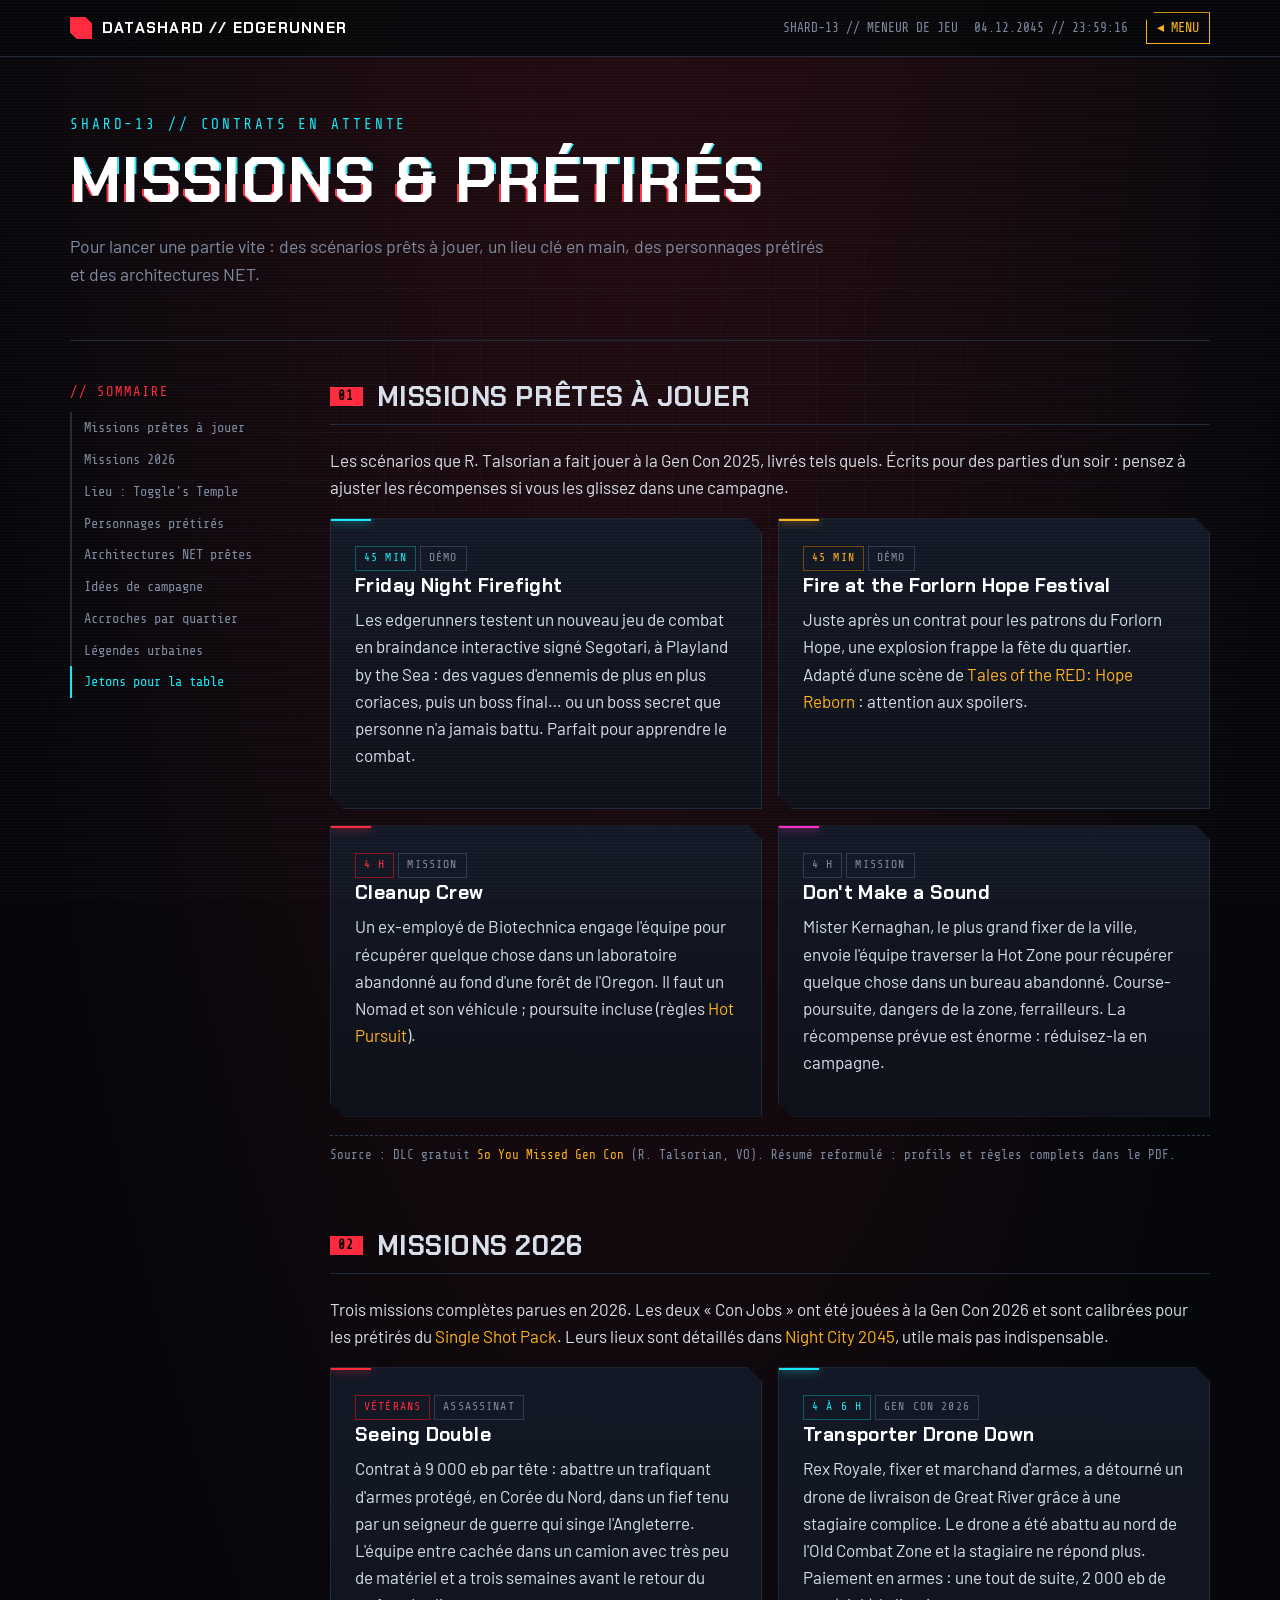
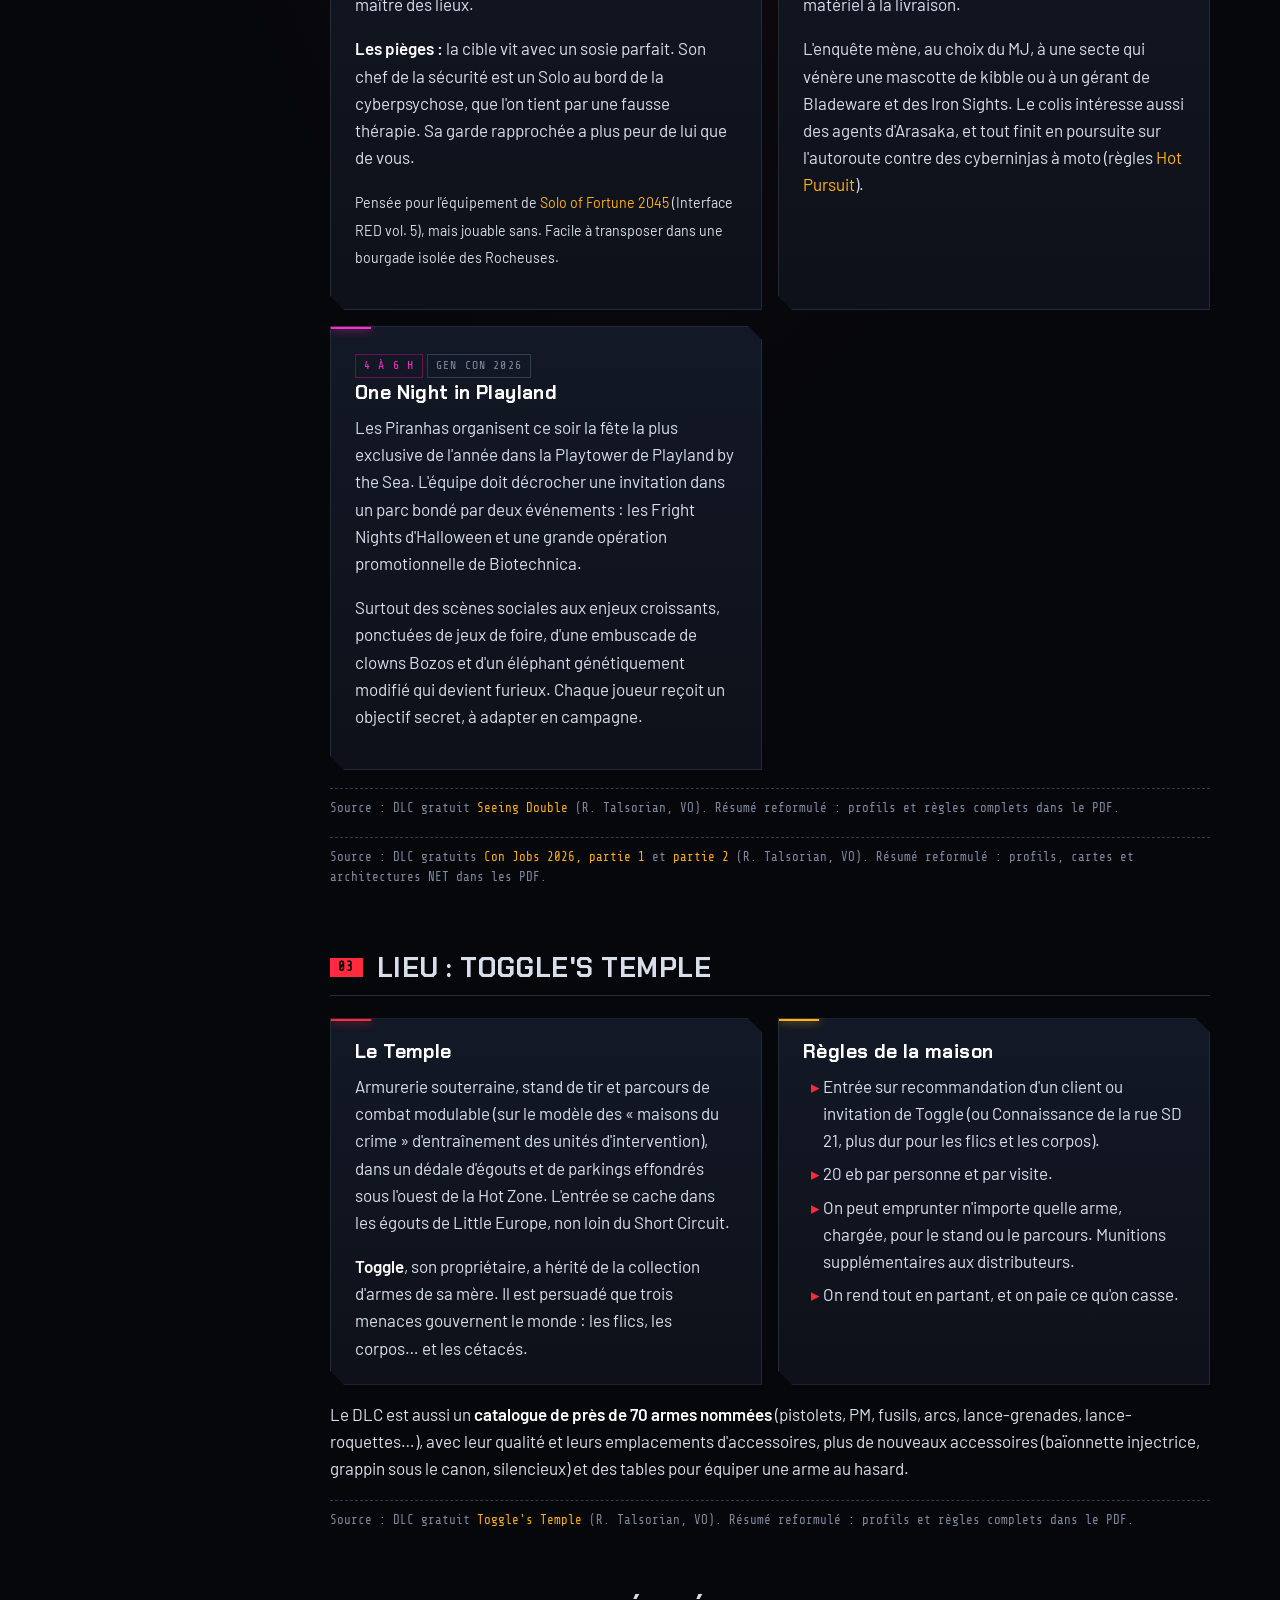
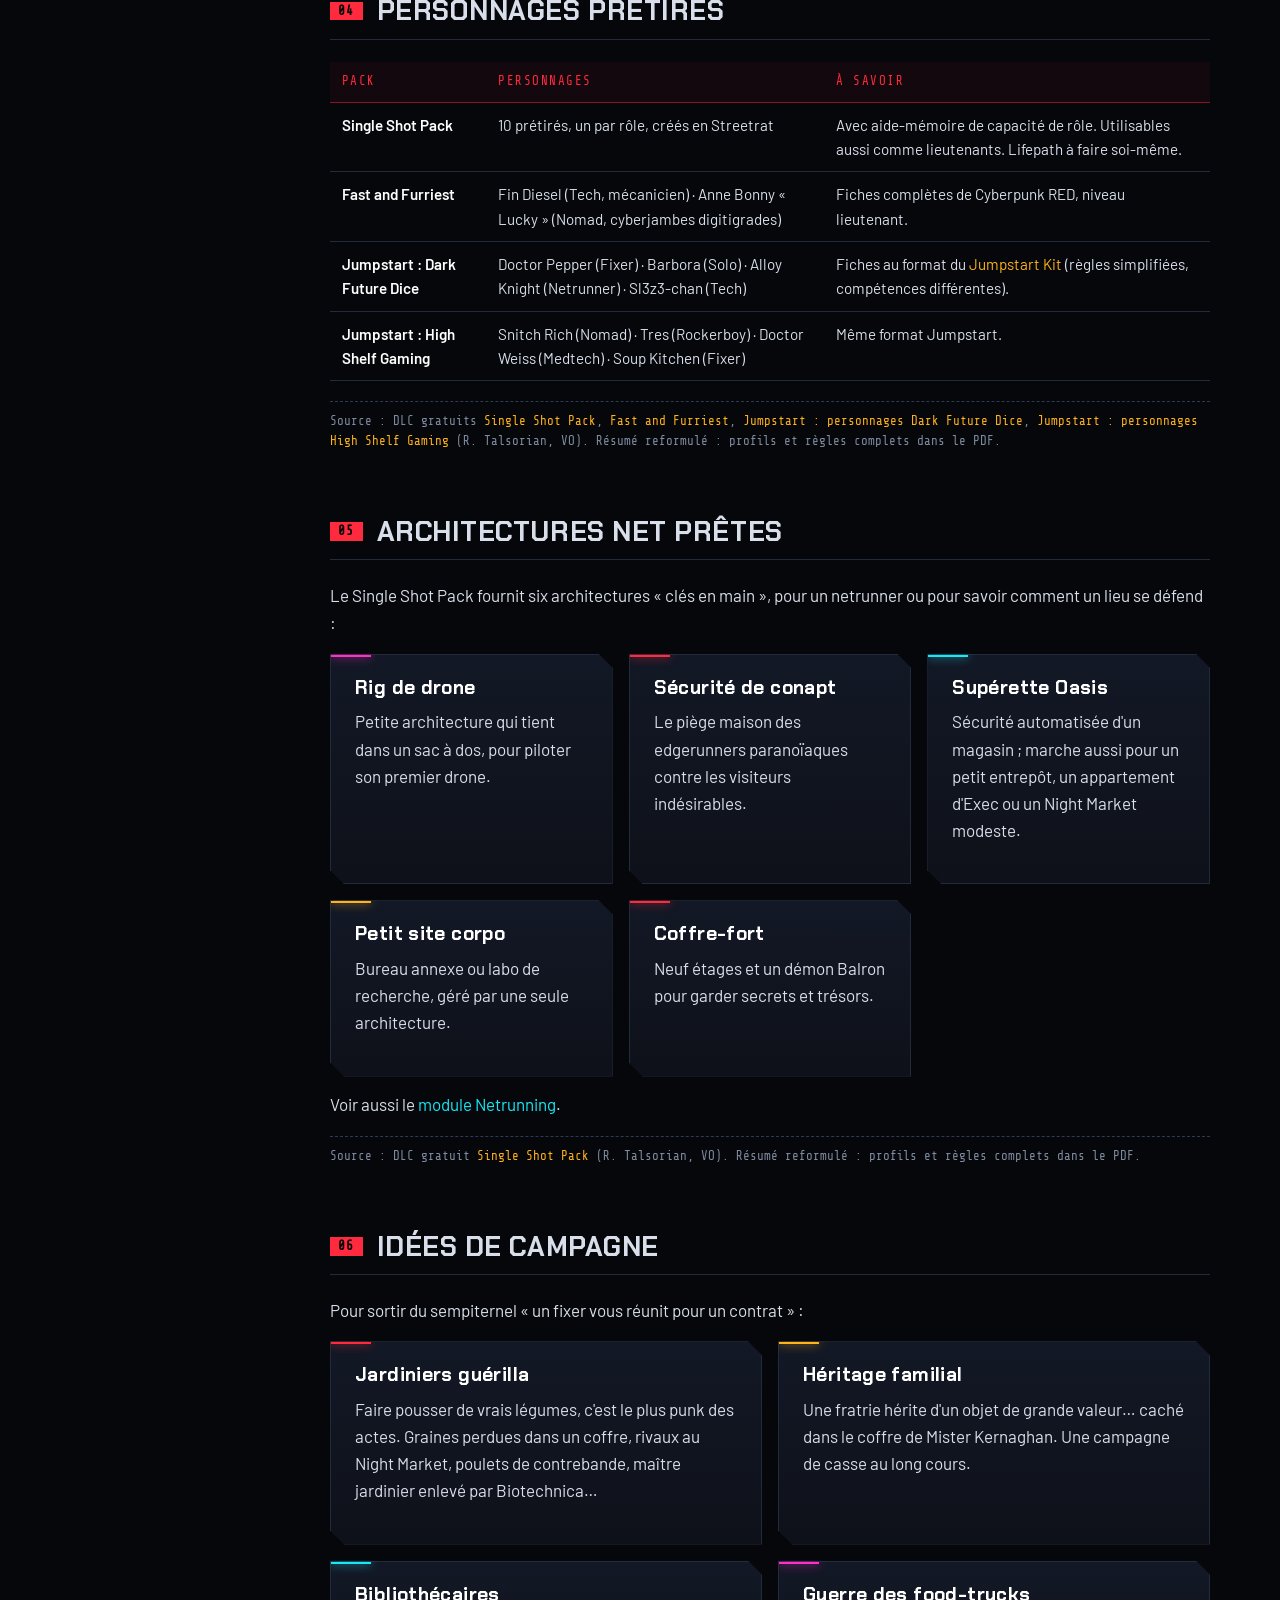
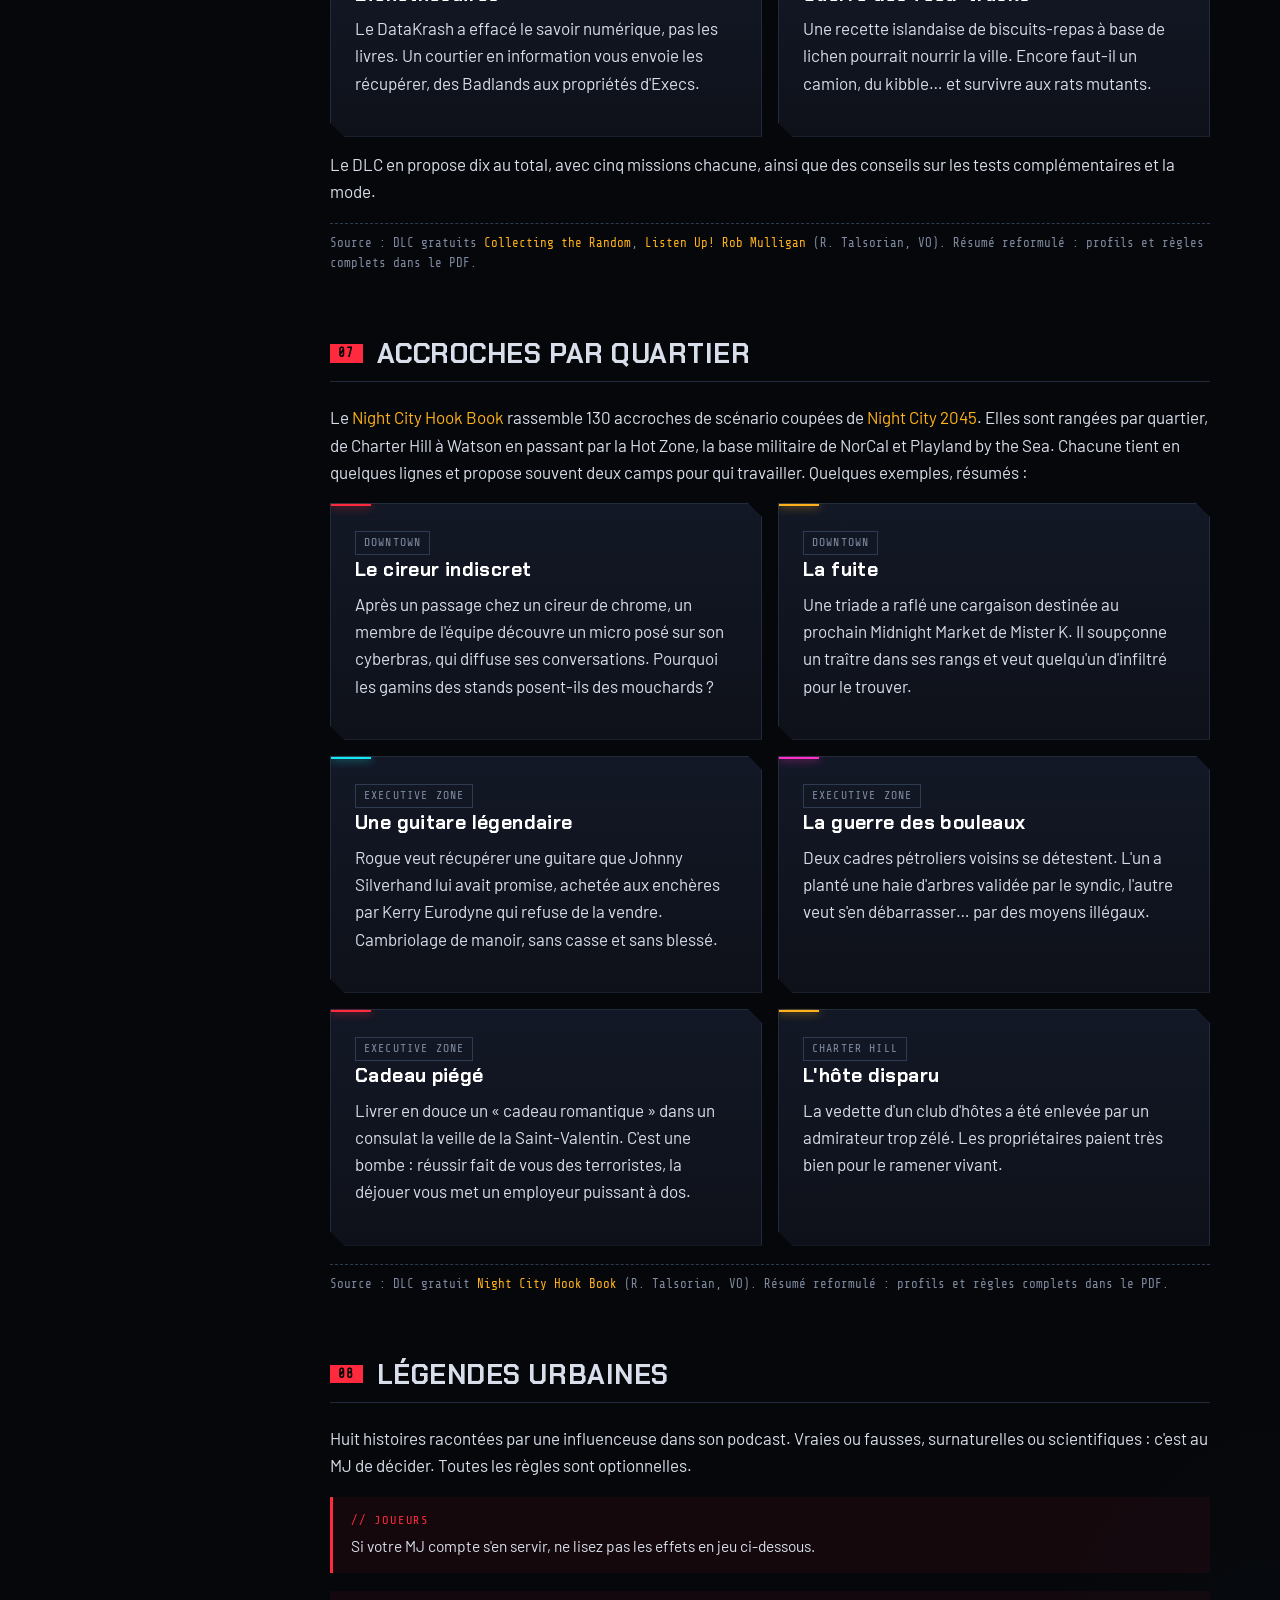
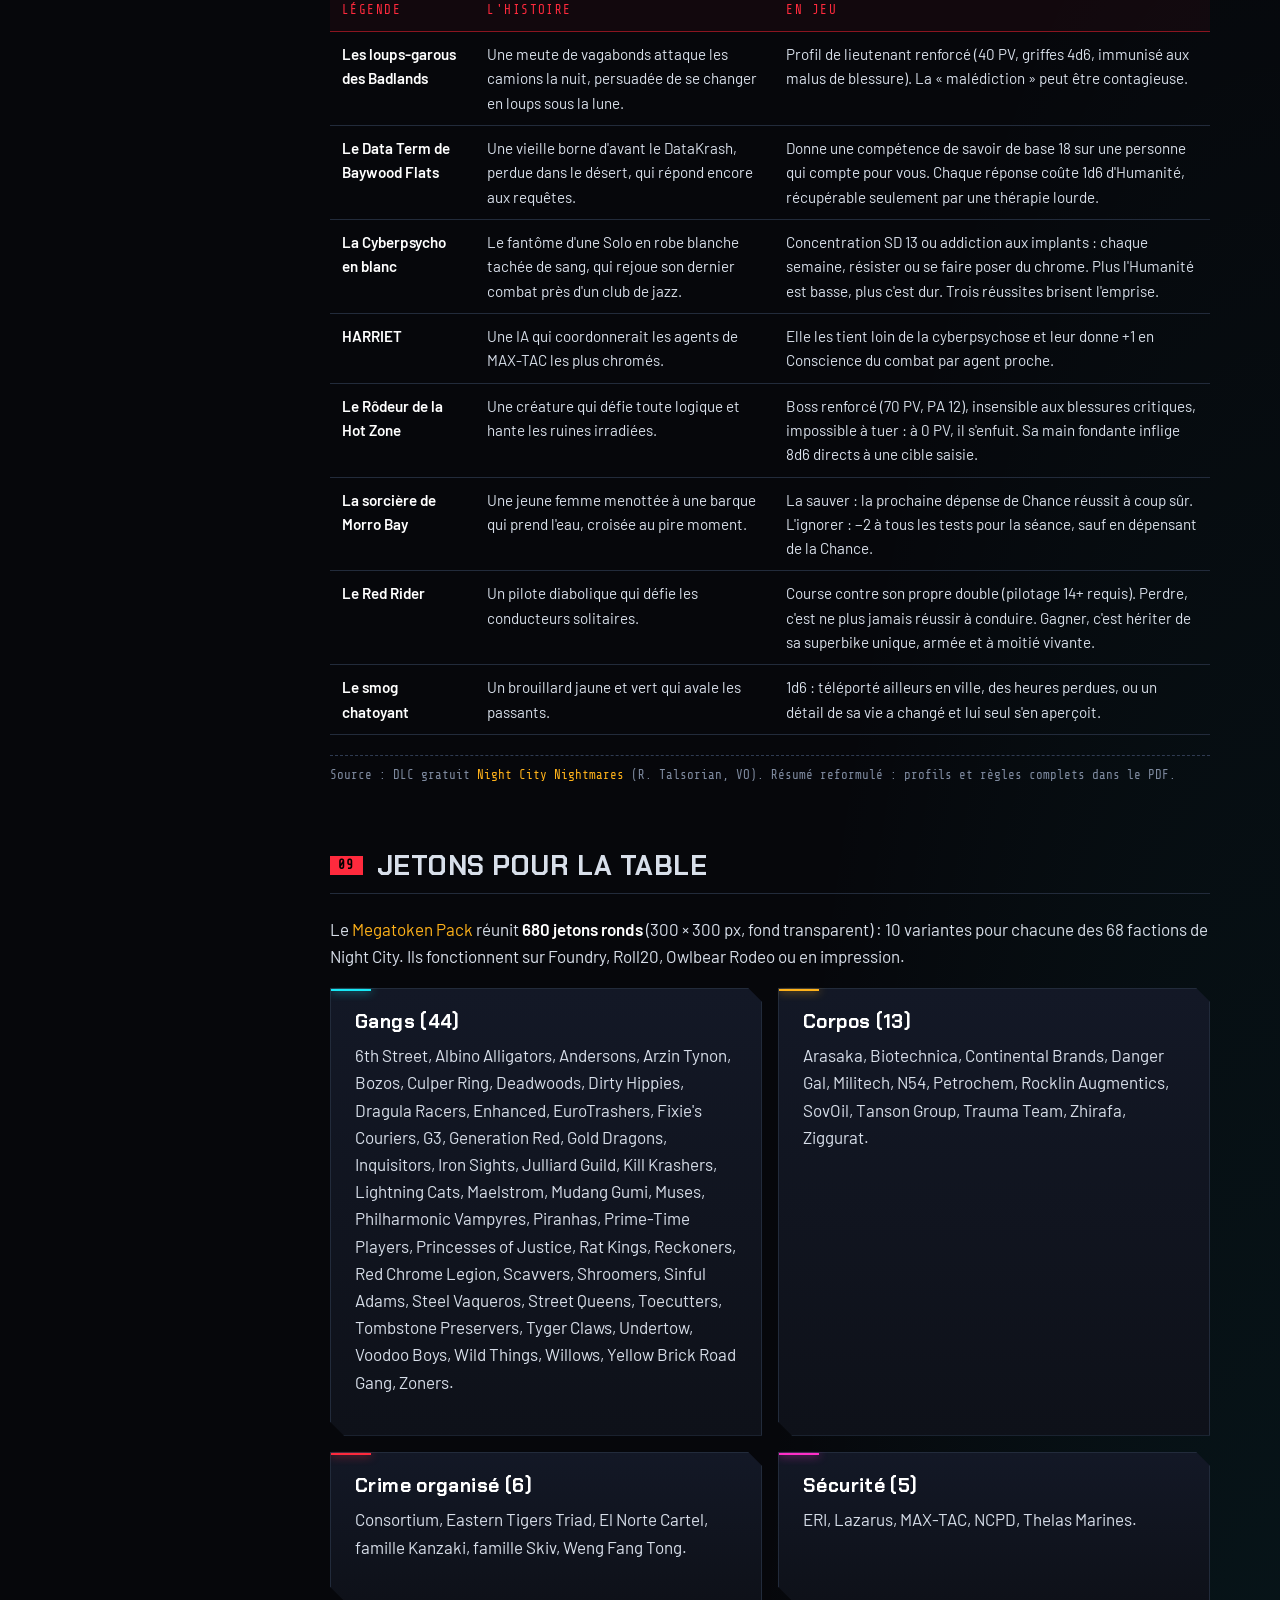
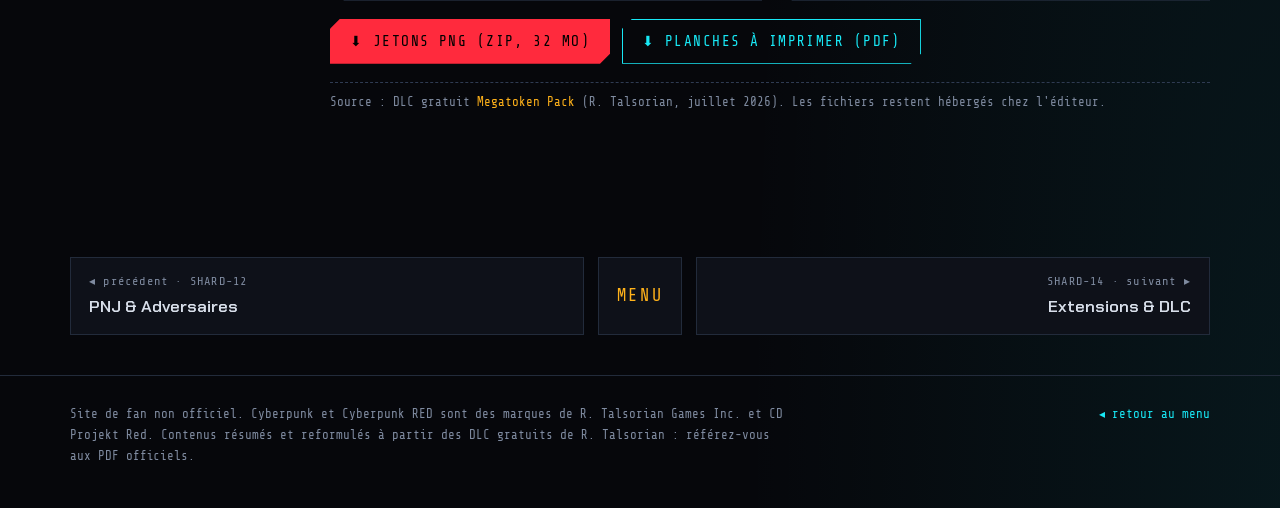
<file: missions.html>
<!DOCTYPE html>
<html lang="fr">
<head>
  <meta charset="UTF-8">
  <meta name="viewport" content="width=device-width, initial-scale=1.0">
  <title>Missions &amp; Prétirés — Datashard</title>
  <link rel="stylesheet" href="assets/style.css?v=202611210145">
</head>
<body>

<header class="hud">
  <div class="wrap">
    <a class="hud-logo" href="index.html"><span class="chip"></span>Datashard // Edgerunner</a>
    <div class="hud-status">
      <span class="hide-sm">SHARD-13 // MENEUR DE JEU</span>
      <span data-clock>--.--.2045 // --:--:--</span>
    </div>
    <a class="hud-back" href="index.html">◂ MENU</a>
  </div>
</header>

<main class="wrap">
  <div class="page-head">
    <div class="code" style="color: var(--cyan)">SHARD-13 // CONTRATS EN ATTENTE</div>
    <h1 class="glitch" data-text="Missions &amp; Prétirés">Missions &amp; Prétirés</h1>
    <p class="lede">Pour lancer une partie vite : des scénarios prêts à jouer, un lieu clé en main, des personnages prétirés et des architectures NET.</p>
  </div>

  <div class="layout">
    <aside class="toc">
      <div class="toc-title">// SOMMAIRE</div>
      <a href="#oneshots">Missions prêtes à jouer</a>
      <a href="#missions2026">Missions 2026</a>
      <a href="#temple">Lieu : Toggle's Temple</a>
      <a href="#pretires">Personnages prétirés</a>
      <a href="#architectures">Architectures NET prêtes</a>
      <a href="#campagnes">Idées de campagne</a>
      <a href="#accroches">Accroches par quartier</a>
      <a href="#legendes">Légendes urbaines</a>
      <a href="#jetons">Jetons pour la table</a>
    </aside>

    <div>
      <section class="block" id="oneshots">
        <h2 data-idx="01">Missions prêtes à jouer</h2>
        <p>Les scénarios que R. Talsorian a fait jouer à la Gen Con 2025, livrés tels quels. Écrits pour des parties d'un soir : pensez à ajuster les récompenses si vous les glissez dans une campagne.</p>
        <div class="grid g2">
          <div class="panel cyan">
            <span class="tag cyan">45 min</span><span class="tag">Démo</span>
            <h3>Friday Night Firefight</h3>
            <p>Les edgerunners testent un nouveau jeu de combat en braindance interactive signé Segotari, à Playland by the Sea : des vagues d'ennemis de plus en plus coriaces, puis un boss final… ou un boss secret que personne n'a jamais battu. Parfait pour apprendre le combat.</p>
          </div>
          <div class="panel amber">
            <span class="tag amber">45 min</span><span class="tag">Démo</span>
            <h3>Fire at the Forlorn Hope Festival</h3>
            <p>Juste après un contrat pour les patrons du Forlorn Hope, une explosion frappe la fête du quartier. Adapté d'une scène de <em>Tales of the RED: Hope Reborn</em> : attention aux spoilers.</p>
          </div>
          <div class="panel">
            <span class="tag red">4 h</span><span class="tag">Mission</span>
            <h3>Cleanup Crew</h3>
            <p>Un ex-employé de Biotechnica engage l'équipe pour récupérer quelque chose dans un laboratoire abandonné au fond d'une forêt de l'Oregon. Il faut un Nomad et son véhicule ; poursuite incluse (règles <em>Hot Pursuit</em>).</p>
          </div>
          <div class="panel magenta">
            <span class="tag">4 h</span><span class="tag">Mission</span>
            <h3>Don't Make a Sound</h3>
            <p>Mister Kernaghan, le plus grand fixer de la ville, envoie l'équipe traverser la Hot Zone pour récupérer quelque chose dans un bureau abandonné. Course-poursuite, dangers de la zone, ferrailleurs. La récompense prévue est énorme : réduisez-la en campagne.</p>
          </div>
        </div>
        <p class="dlc-src">Source : DLC gratuit <a href="https://rtalsoriangames.com/wp-content/uploads/2025/08/RTG-CPR-DLC-SoYouMissedGenCon.pdf" target="_blank" rel="noopener"><em>So You Missed Gen Con</em></a> (R. Talsorian, VO). Résumé reformulé : profils et règles complets dans le PDF.</p>
      </section>

      <section class="block" id="missions2026">
        <h2 data-idx="02">Missions 2026</h2>
        <p>Trois missions complètes parues en 2026. Les deux « Con Jobs » ont été jouées à la Gen Con 2026 et sont calibrées pour les prétirés du <em>Single Shot Pack</em>. Leurs lieux sont détaillés dans <em>Night City 2045</em>, utile mais pas indispensable.</p>
        <div class="grid g2">
          <div class="panel">
            <span class="tag red">Vétérans</span><span class="tag">Assassinat</span>
            <h3>Seeing Double</h3>
            <p>Contrat à 9 000 eb par tête : abattre un trafiquant d'armes protégé, en Corée du Nord, dans un fief tenu par un seigneur de guerre qui singe l'Angleterre. L'équipe entre cachée dans un camion avec très peu de matériel et a trois semaines avant le retour du maître des lieux.</p>
            <p><strong>Les pièges :</strong> la cible vit avec un sosie parfait. Son chef de la sécurité est un Solo au bord de la cyberpsychose, que l'on tient par une fausse thérapie. Sa garde rapprochée a plus peur de lui que de vous.</p>
            <p><small>Pensée pour l'équipement de <em>Solo of Fortune 2045</em> (Interface RED vol. 5), mais jouable sans. Facile à transposer dans une bourgade isolée des Rocheuses.</small></p>
          </div>
          <div class="panel cyan">
            <span class="tag cyan">4 à 6 h</span><span class="tag">Gen Con 2026</span>
            <h3>Transporter Drone Down</h3>
            <p>Rex Royale, fixer et marchand d'armes, a détourné un drone de livraison de Great River grâce à une stagiaire complice. Le drone a été abattu au nord de l'Old Combat Zone et la stagiaire ne répond plus. Paiement en armes : une tout de suite, 2 000 eb de matériel à la livraison.</p>
            <p>L'enquête mène, au choix du MJ, à une secte qui vénère une mascotte de kibble ou à un gérant de Bladeware et des Iron Sights. Le colis intéresse aussi des agents d'Arasaka, et tout finit en poursuite sur l'autoroute contre des cyberninjas à moto (règles <em>Hot Pursuit</em>).</p>
          </div>
          <div class="panel magenta">
            <span class="tag" style="color:var(--magenta);border-color:#6a1258">4 à 6 h</span><span class="tag">Gen Con 2026</span>
            <h3>One Night in Playland</h3>
            <p>Les Piranhas organisent ce soir la fête la plus exclusive de l'année dans la Playtower de Playland by the Sea. L'équipe doit décrocher une invitation dans un parc bondé par deux événements : les Fright Nights d'Halloween et une grande opération promotionnelle de Biotechnica.</p>
            <p>Surtout des scènes sociales aux enjeux croissants, ponctuées de jeux de foire, d'une embuscade de clowns Bozos et d'un éléphant génétiquement modifié qui devient furieux. Chaque joueur reçoit un objectif secret, à adapter en campagne.</p>
          </div>
        </div>
        <p class="dlc-src">Source : DLC gratuit <a href="https://rtalsoriangames.com/wp-content/uploads/2026/02/RTG-CPR-DLC-SeeingDouble.pdf" target="_blank" rel="noopener"><em>Seeing Double</em></a> (R. Talsorian, VO). Résumé reformulé : profils et règles complets dans le PDF.</p>
        <p class="dlc-src">Source : DLC gratuits <a href="https://rtalsoriangames.com/wp-content/uploads/2026/08/RTG-CPR-DLC-ConJobs12026.pdf" target="_blank" rel="noopener"><em>Con Jobs 2026, partie 1</em></a> et <a href="https://rtalsoriangames.com/wp-content/uploads/2026/09/RTG-CPR-DLC-ConJobs22026.pdf" target="_blank" rel="noopener"><em>partie 2</em></a> (R. Talsorian, VO). Résumé reformulé : profils, cartes et architectures NET dans les PDF.</p>
      </section>

      <section class="block" id="temple">
        <h2 data-idx="03">Lieu : Toggle's Temple</h2>
        <div class="grid g2">
          <div class="panel">
            <h3>Le Temple</h3>
            <p>Armurerie souterraine, stand de tir et parcours de combat modulable (sur le modèle des « maisons du crime » d'entraînement des unités d'intervention), dans un dédale d'égouts et de parkings effondrés sous l'ouest de la Hot Zone. L'entrée se cache dans les égouts de Little Europe, non loin du Short Circuit.</p>
            <p style="margin:0"><strong>Toggle</strong>, son propriétaire, a hérité de la collection d'armes de sa mère. Il est persuadé que trois menaces gouvernent le monde : les flics, les corpos… et les cétacés.</p>
          </div>
          <div class="panel amber">
            <h3>Règles de la maison</h3>
            <ul class="list">
              <li>Entrée sur recommandation d'un client ou invitation de Toggle (ou Connaissance de la rue SD 21, plus dur pour les flics et les corpos).</li>
              <li>20 eb par personne et par visite.</li>
              <li>On peut emprunter n'importe quelle arme, chargée, pour le stand ou le parcours. Munitions supplémentaires aux distributeurs.</li>
              <li>On rend tout en partant, et on paie ce qu'on casse.</li>
            </ul>
          </div>
        </div>
        <p style="margin-top:16px">Le DLC est aussi un <strong>catalogue de près de 70 armes nommées</strong> (pistolets, PM, fusils, arcs, lance-grenades, lance-roquettes…), avec leur qualité et leurs emplacements d'accessoires, plus de nouveaux accessoires (baïonnette injectrice, grappin sous le canon, silencieux) et des tables pour équiper une arme au hasard.</p>
        <p class="dlc-src">Source : DLC gratuit <a href="https://rtalsoriangames.com/wp-content/uploads/2024/06/RTG-CPR-DLC-TogglesTemplev1.1.pdf" target="_blank" rel="noopener"><em>Toggle's Temple</em></a> (R. Talsorian, VO). Résumé reformulé : profils et règles complets dans le PDF.</p>
      </section>

      <section class="block" id="pretires">
        <h2 data-idx="04">Personnages prétirés</h2>
        <div class="table-wrap"><table><thead><tr><th>Pack</th><th>Personnages</th><th>À savoir</th></tr></thead><tbody>
<tr><td><strong>Single Shot Pack</strong></td><td>10 prétirés, un par rôle, créés en Streetrat</td><td>Avec aide-mémoire de capacité de rôle. Utilisables aussi comme lieutenants. Lifepath à faire soi-même.</td></tr>
<tr><td><strong>Fast and Furriest</strong></td><td>Fin Diesel (Tech, mécanicien) · Anne Bonny « Lucky » (Nomad, cyberjambes digitigrades)</td><td>Fiches complètes de Cyberpunk RED, niveau lieutenant.</td></tr>
<tr><td><strong>Jumpstart : Dark Future Dice</strong></td><td>Doctor Pepper (Fixer) · Barbora (Solo) · Alloy Knight (Netrunner) · Sl3z3-chan (Tech)</td><td>Fiches au format du <em>Jumpstart Kit</em> (règles simplifiées, compétences différentes).</td></tr>
<tr><td><strong>Jumpstart : High Shelf Gaming</strong></td><td>Snitch Rich (Nomad) · Tres (Rockerboy) · Doctor Weiss (Medtech) · Soup Kitchen (Fixer)</td><td>Même format Jumpstart.</td></tr>
</tbody></table></div>
        <p class="dlc-src">Source : DLC gratuits <a href="https://rtalsoriangames.com/wp-content/uploads/2021/02/RTG-CPRed-SingleShotPackv1.1.pdf" target="_blank" rel="noopener"><em>Single Shot Pack</em></a>, <a href="https://rtalsoriangames.com/wp-content/uploads/2021/07/RTG-CPR-DLC-FastandFurriest.pdf" target="_blank" rel="noopener"><em>Fast and Furriest</em></a>, <a href="https://rtalsoriangames.com/wp-content/uploads/2019/08/RTG-CPRed-Jumpstart-DFDCharsv2b.pdf" target="_blank" rel="noopener"><em>Jumpstart : personnages Dark Future Dice</em></a>, <a href="https://rtalsoriangames.com/wp-content/uploads/2019/10/RTG-CPRed-Jumpstart-HSGChars.pdf" target="_blank" rel="noopener"><em>Jumpstart : personnages High Shelf Gaming</em></a> (R. Talsorian, VO). Résumé reformulé : profils et règles complets dans le PDF.</p>
      </section>

      <section class="block" id="architectures">
        <h2 data-idx="05">Architectures NET prêtes</h2>
        <p>Le Single Shot Pack fournit six architectures « clés en main », pour un netrunner ou pour savoir comment un lieu se défend :</p>
        <div class="grid g3">
          <div class="panel magenta"><h3>Rig de drone</h3><p>Petite architecture qui tient dans un sac à dos, pour piloter son premier drone.</p></div>
          <div class="panel"><h3>Sécurité de conapt</h3><p>Le piège maison des edgerunners paranoïaques contre les visiteurs indésirables.</p></div>
          <div class="panel cyan"><h3>Supérette Oasis</h3><p>Sécurité automatisée d'un magasin ; marche aussi pour un petit entrepôt, un appartement d'Exec ou un Night Market modeste.</p></div>
          <div class="panel amber"><h3>Petit site corpo</h3><p>Bureau annexe ou labo de recherche, géré par une seule architecture.</p></div>
          <div class="panel"><h3>Coffre-fort</h3><p>Neuf étages et un démon Balron pour garder secrets et trésors.</p></div>
        </div>
        <p style="margin-top:14px">Voir aussi le <a href="netrunning.html#architecture">module Netrunning</a>.</p>
        <p class="dlc-src">Source : DLC gratuit <a href="https://rtalsoriangames.com/wp-content/uploads/2021/02/RTG-CPRed-SingleShotPackv1.1.pdf" target="_blank" rel="noopener"><em>Single Shot Pack</em></a> (R. Talsorian, VO). Résumé reformulé : profils et règles complets dans le PDF.</p>
      </section>

      <section class="block" id="campagnes">
        <h2 data-idx="06">Idées de campagne</h2>
        <p>Pour sortir du sempiternel « un fixer vous réunit pour un contrat » :</p>
        <div class="grid g2">
          <div class="panel"><h3>Jardiniers guérilla</h3><p>Faire pousser de vrais légumes, c'est le plus punk des actes. Graines perdues dans un coffre, rivaux au Night Market, poulets de contrebande, maître jardinier enlevé par Biotechnica…</p></div>
          <div class="panel amber"><h3>Héritage familial</h3><p>Une fratrie hérite d'un objet de grande valeur… caché dans le coffre de Mister Kernaghan. Une campagne de casse au long cours.</p></div>
          <div class="panel cyan"><h3>Bibliothécaires</h3><p>Le DataKrash a effacé le savoir numérique, pas les livres. Un courtier en information vous envoie les récupérer, des Badlands aux propriétés d'Execs.</p></div>
          <div class="panel magenta"><h3>Guerre des food-trucks</h3><p>Une recette islandaise de biscuits-repas à base de lichen pourrait nourrir la ville. Encore faut-il un camion, du kibble… et survivre aux rats mutants.</p></div>
        </div>
        <p style="margin-top:14px">Le DLC en propose dix au total, avec cinq missions chacune, ainsi que des conseils sur les tests complémentaires et la mode.</p>
        <p class="dlc-src">Source : DLC gratuits <a href="https://rtalsoriangames.com/wp-content/uploads/2022/07/RTG-CPR-DLC-CollectingtheRandom.pdf" target="_blank" rel="noopener"><em>Collecting the Random</em></a>, <a href="https://rtalsoriangames.com/wp-content/uploads/2023/09/RTG-CPR-DLC-ListenUpRobMulligan.pdf" target="_blank" rel="noopener"><em>Listen Up! Rob Mulligan</em></a> (R. Talsorian, VO). Résumé reformulé : profils et règles complets dans le PDF.</p>
      </section>
      <section class="block" id="accroches">
        <h2 data-idx="07">Accroches par quartier</h2>
        <p>Le <em>Night City Hook Book</em> rassemble 130 accroches de scénario coupées de <em>Night City 2045</em>. Elles sont rangées par quartier, de Charter Hill à Watson en passant par la Hot Zone, la base militaire de NorCal et Playland by the Sea. Chacune tient en quelques lignes et propose souvent deux camps pour qui travailler. Quelques exemples, résumés :</p>
        <div class="grid g2">
          <div class="panel"><span class="tag">Downtown</span><h3>Le cireur indiscret</h3><p>Après un passage chez un cireur de chrome, un membre de l'équipe découvre un micro posé sur son cyberbras, qui diffuse ses conversations. Pourquoi les gamins des stands posent-ils des mouchards ?</p></div>
          <div class="panel amber"><span class="tag">Downtown</span><h3>La fuite</h3><p>Une triade a raflé une cargaison destinée au prochain Midnight Market de Mister K. Il soupçonne un traître dans ses rangs et veut quelqu'un d'infiltré pour le trouver.</p></div>
          <div class="panel cyan"><span class="tag">Executive Zone</span><h3>Une guitare légendaire</h3><p>Rogue veut récupérer une guitare que Johnny Silverhand lui avait promise, achetée aux enchères par Kerry Eurodyne qui refuse de la vendre. Cambriolage de manoir, sans casse et sans blessé.</p></div>
          <div class="panel magenta"><span class="tag">Executive Zone</span><h3>La guerre des bouleaux</h3><p>Deux cadres pétroliers voisins se détestent. L'un a planté une haie d'arbres validée par le syndic, l'autre veut s'en débarrasser… par des moyens illégaux.</p></div>
          <div class="panel"><span class="tag">Executive Zone</span><h3>Cadeau piégé</h3><p>Livrer en douce un « cadeau romantique » dans un consulat la veille de la Saint-Valentin. C'est une bombe : réussir fait de vous des terroristes, la déjouer vous met un employeur puissant à dos.</p></div>
          <div class="panel amber"><span class="tag">Charter Hill</span><h3>L'hôte disparu</h3><p>La vedette d'un club d'hôtes a été enlevée par un admirateur trop zélé. Les propriétaires paient très bien pour le ramener vivant.</p></div>
        </div>
        <p class="dlc-src">Source : DLC gratuit <a href="https://rtalsoriangames.com/wp-content/uploads/2026/05/RTG-CPR-DLC-NCHookBook.pdf" target="_blank" rel="noopener"><em>Night City Hook Book</em></a> (R. Talsorian, VO). Résumé reformulé : profils et règles complets dans le PDF.</p>
      </section>

      <section class="block" id="legendes">
        <h2 data-idx="08">Légendes urbaines</h2>
        <p>Huit histoires racontées par une influenceuse dans son podcast. Vraies ou fausses, surnaturelles ou scientifiques : c'est au MJ de décider. Toutes les règles sont optionnelles.</p>
        <div class="callout red"><span class="label">// JOUEURS</span>Si votre MJ compte s'en servir, ne lisez pas les effets en jeu ci-dessous.</div>
        <div class="table-wrap"><table>
          <thead><tr><th>Légende</th><th>L'histoire</th><th>En jeu</th></tr></thead>
          <tbody>
<tr><td><strong>Les loups-garous des Badlands</strong></td><td>Une meute de vagabonds attaque les camions la nuit, persuadée de se changer en loups sous la lune.</td><td>Profil de lieutenant renforcé (40 PV, griffes 4d6, immunisé aux malus de blessure). La « malédiction » peut être contagieuse.</td></tr>
<tr><td><strong>Le Data Term de Baywood Flats</strong></td><td>Une vieille borne d'avant le DataKrash, perdue dans le désert, qui répond encore aux requêtes.</td><td>Donne une compétence de savoir de base 18 sur une personne qui compte pour vous. Chaque réponse coûte 1d6 d'Humanité, récupérable seulement par une thérapie lourde.</td></tr>
<tr><td><strong>La Cyberpsycho en blanc</strong></td><td>Le fantôme d'une Solo en robe blanche tachée de sang, qui rejoue son dernier combat près d'un club de jazz.</td><td>Concentration SD 13 ou addiction aux implants : chaque semaine, résister ou se faire poser du chrome. Plus l'Humanité est basse, plus c'est dur. Trois réussites brisent l'emprise.</td></tr>
<tr><td><strong>HARRIET</strong></td><td>Une IA qui coordonnerait les agents de MAX-TAC les plus chromés.</td><td>Elle les tient loin de la cyberpsychose et leur donne +1 en Conscience du combat par agent proche.</td></tr>
<tr><td><strong>Le Rôdeur de la Hot Zone</strong></td><td>Une créature qui défie toute logique et hante les ruines irradiées.</td><td>Boss renforcé (70 PV, PA 12), insensible aux blessures critiques, impossible à tuer : à 0 PV, il s'enfuit. Sa main fondante inflige 8d6 directs à une cible saisie.</td></tr>
<tr><td><strong>La sorcière de Morro Bay</strong></td><td>Une jeune femme menottée à une barque qui prend l'eau, croisée au pire moment.</td><td>La sauver : la prochaine dépense de Chance réussit à coup sûr. L'ignorer : −2 à tous les tests pour la séance, sauf en dépensant de la Chance.</td></tr>
<tr><td><strong>Le Red Rider</strong></td><td>Un pilote diabolique qui défie les conducteurs solitaires.</td><td>Course contre son propre double (pilotage 14+ requis). Perdre, c'est ne plus jamais réussir à conduire. Gagner, c'est hériter de sa superbike unique, armée et à moitié vivante.</td></tr>
<tr><td><strong>Le smog chatoyant</strong></td><td>Un brouillard jaune et vert qui avale les passants.</td><td>1d6 : téléporté ailleurs en ville, des heures perdues, ou un détail de sa vie a changé et lui seul s'en aperçoit.</td></tr>
          </tbody>
        </table></div>
        <p class="dlc-src">Source : DLC gratuit <a href="https://rtalsoriangames.com/wp-content/uploads/2026/10/RTG-CPR-DLC-NightCityNightmaresv1.1.pdf" target="_blank" rel="noopener"><em>Night City Nightmares</em></a> (R. Talsorian, VO). Résumé reformulé : profils et règles complets dans le PDF.</p>
      </section>

      <section class="block" id="jetons">
        <h2 data-idx="09">Jetons pour la table</h2>
        <p>Le <em>Megatoken Pack</em> réunit <strong>680 jetons ronds</strong> (300 × 300 px, fond transparent) : 10 variantes pour chacune des 68 factions de Night City. Ils fonctionnent sur Foundry, Roll20, Owlbear Rodeo ou en impression.</p>
        <div class="grid g2">
          <div class="panel cyan"><h3>Gangs (44)</h3><p>6th Street, Albino Alligators, Andersons, Arzin Tynon, Bozos, Culper Ring, Deadwoods, Dirty Hippies, Dragula Racers, Enhanced, EuroTrashers, Fixie's Couriers, G3, Generation Red, Gold Dragons, Inquisitors, Iron Sights, Julliard Guild, Kill Krashers, Lightning Cats, Maelstrom, Mudang Gumi, Muses, Philharmonic Vampyres, Piranhas, Prime-Time Players, Princesses of Justice, Rat Kings, Reckoners, Red Chrome Legion, Scavvers, Shroomers, Sinful Adams, Steel Vaqueros, Street Queens, Toecutters, Tombstone Preservers, Tyger Claws, Undertow, Voodoo Boys, Wild Things, Willows, Yellow Brick Road Gang, Zoners.</p></div>
          <div class="panel amber"><h3>Corpos (13)</h3><p>Arasaka, Biotechnica, Continental Brands, Danger Gal, Militech, N54, Petrochem, Rocklin Augmentics, SovOil, Tanson Group, Trauma Team, Zhirafa, Ziggurat.</p></div>
          <div class="panel"><h3>Crime organisé (6)</h3><p>Consortium, Eastern Tigers Triad, El Norte Cartel, famille Kanzaki, famille Skiv, Weng Fang Tong.</p></div>
          <div class="panel magenta"><h3>Sécurité (5)</h3><p>ERI, Lazarus, MAX-TAC, NCPD, Thelas Marines.</p></div>
        </div>
        <div class="dl-row">
          <a class="btn" href="https://rtalsoriangames.com/wp-content/uploads/2026/07/Megatoken-Pack-PNGs.zip" target="_blank" rel="noopener">⬇ Jetons PNG (ZIP, 32 Mo)</a>
          <a class="btn ghost" href="https://rtalsoriangames.com/wp-content/uploads/2026/07/RTG-CPR-DLC-Megatoken-Pack.pdf" target="_blank" rel="noopener">⬇ Planches à imprimer (PDF)</a>
        </div>
        <p class="dlc-src">Source : DLC gratuit <em>Megatoken Pack</em> (R. Talsorian, juillet 2026). Les fichiers restent hébergés chez l'éditeur.</p>
      </section>

    </div>
  </div>
</main>

<nav class="pager wrap" aria-label="Navigation entre modules">
  <a class="p-prev" href="pnj.html"><span class="p-lab">◂ précédent · SHARD-12</span><span class="p-title">PNJ &amp; Adversaires</span></a>
  <a class="p-menu" href="index.html">MENU</a>
  <a class="p-next" href="extensions.html"><span class="p-lab">SHARD-14 · suivant ▸</span><span class="p-title">Extensions &amp; DLC</span></a>
</nav>



<footer class="foot">
  <div class="wrap">
    <div class="legal">Site de fan non officiel. Cyberpunk et Cyberpunk RED sont des marques de R. Talsorian Games Inc. et CD Projekt Red. Contenus résumés et reformulés à partir des DLC gratuits de R. Talsorian : référez-vous aux PDF officiels.</div>
    <div><a href="index.html">◂ retour au menu</a></div>
  </div>
</footer>

<script src="assets/app.js?v=202611210145"></script>
</body>
</html>
</file>
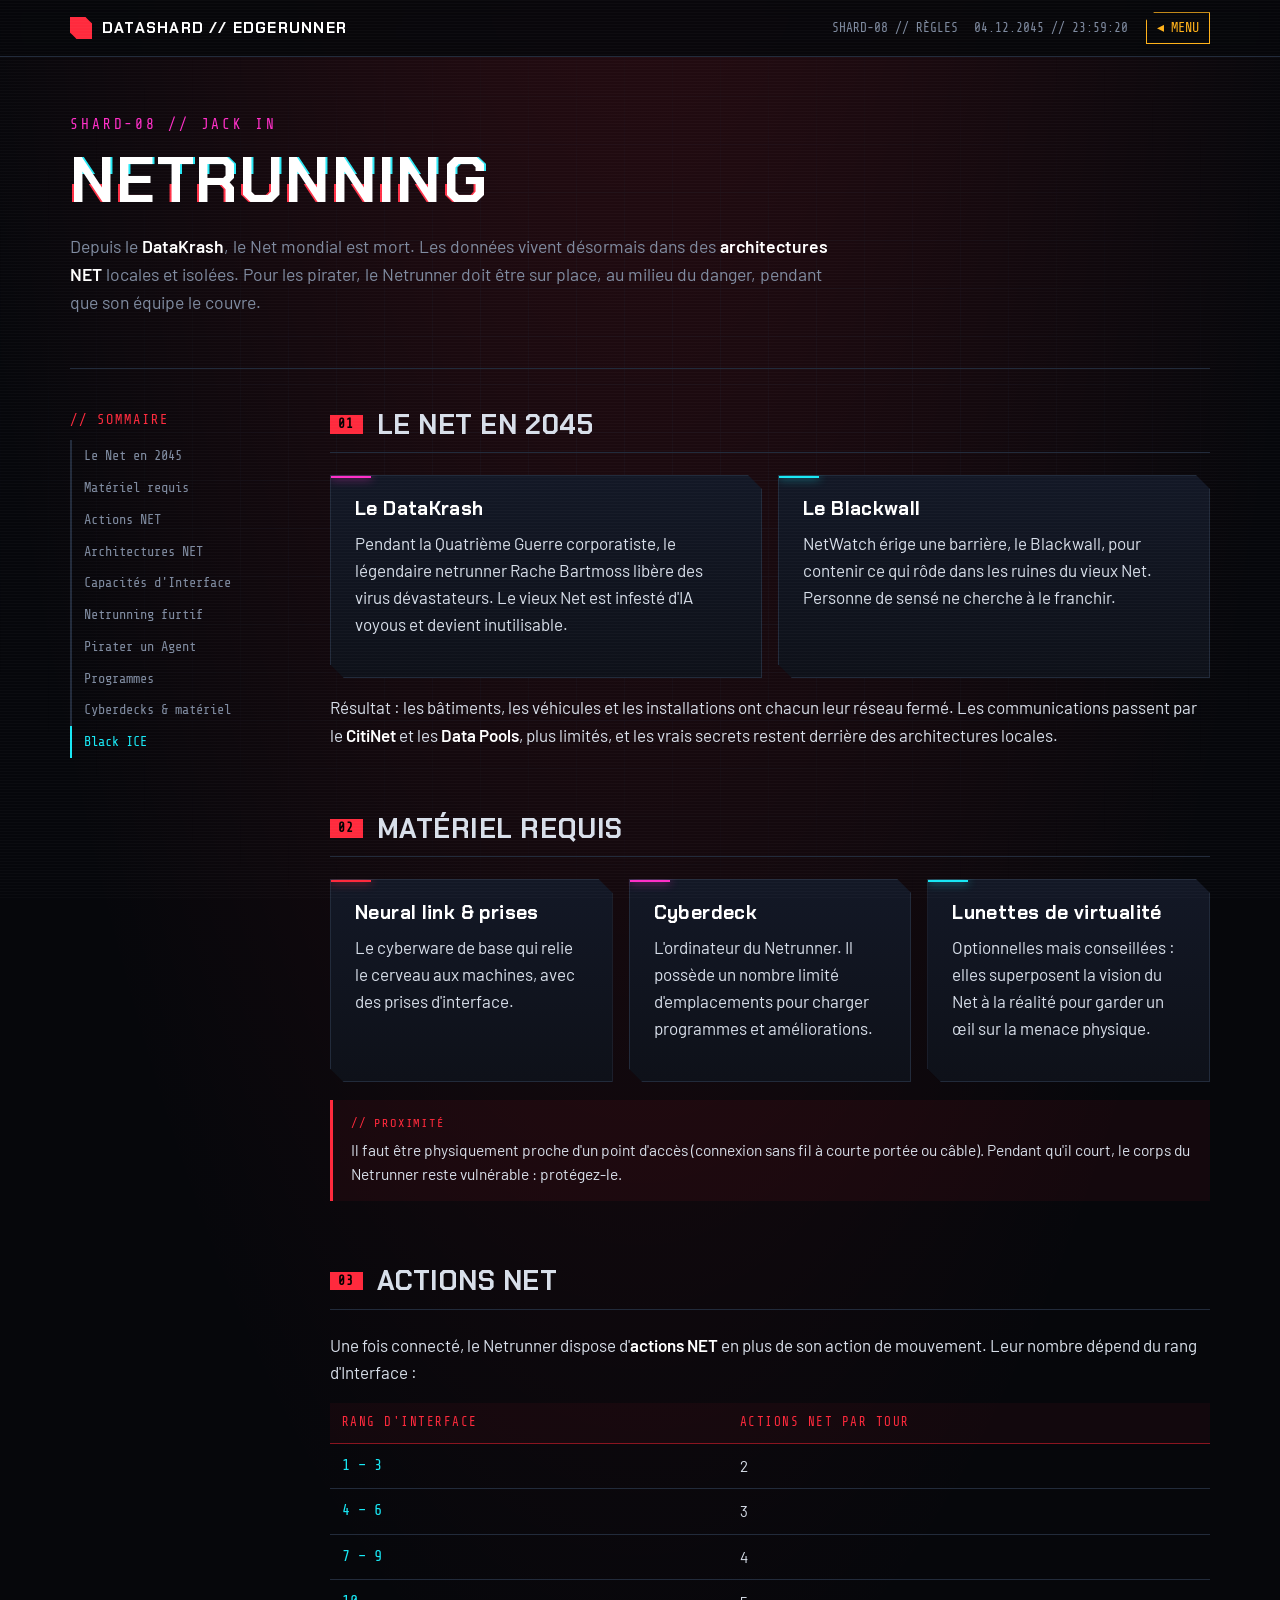
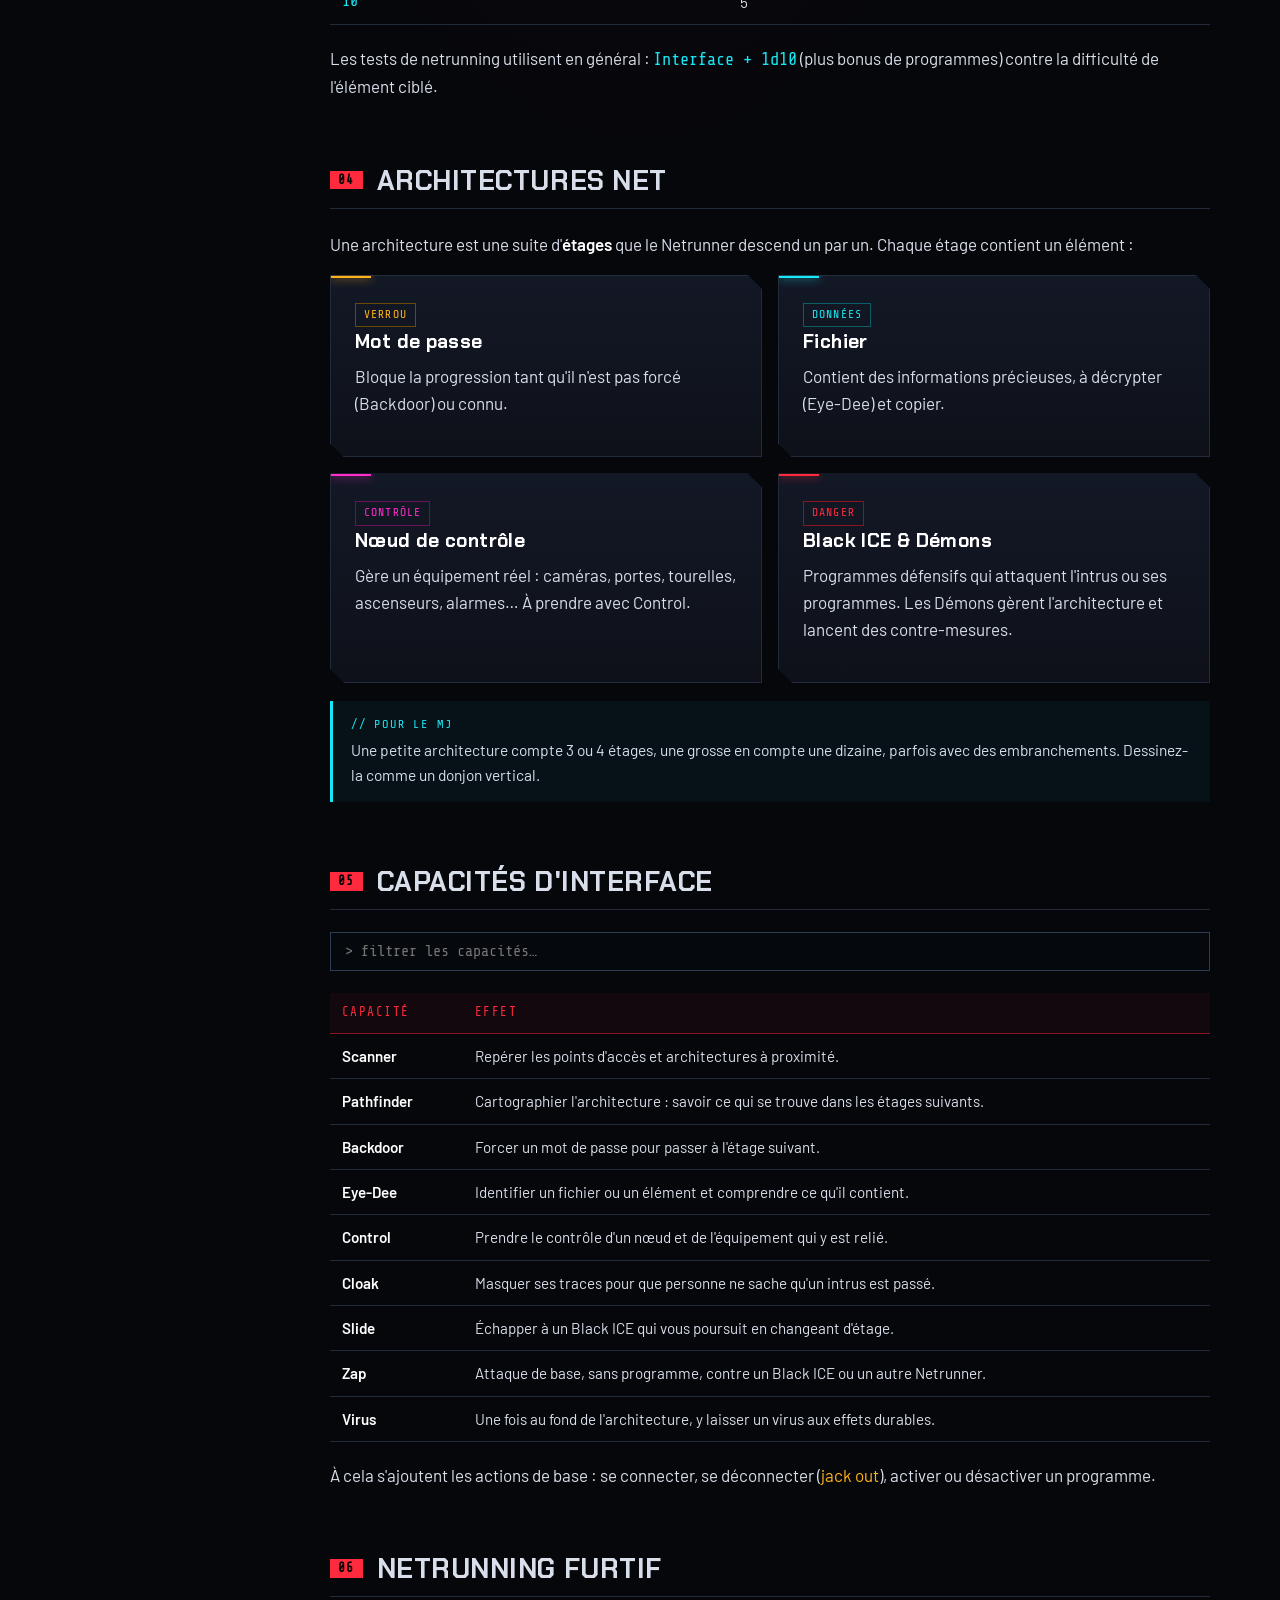
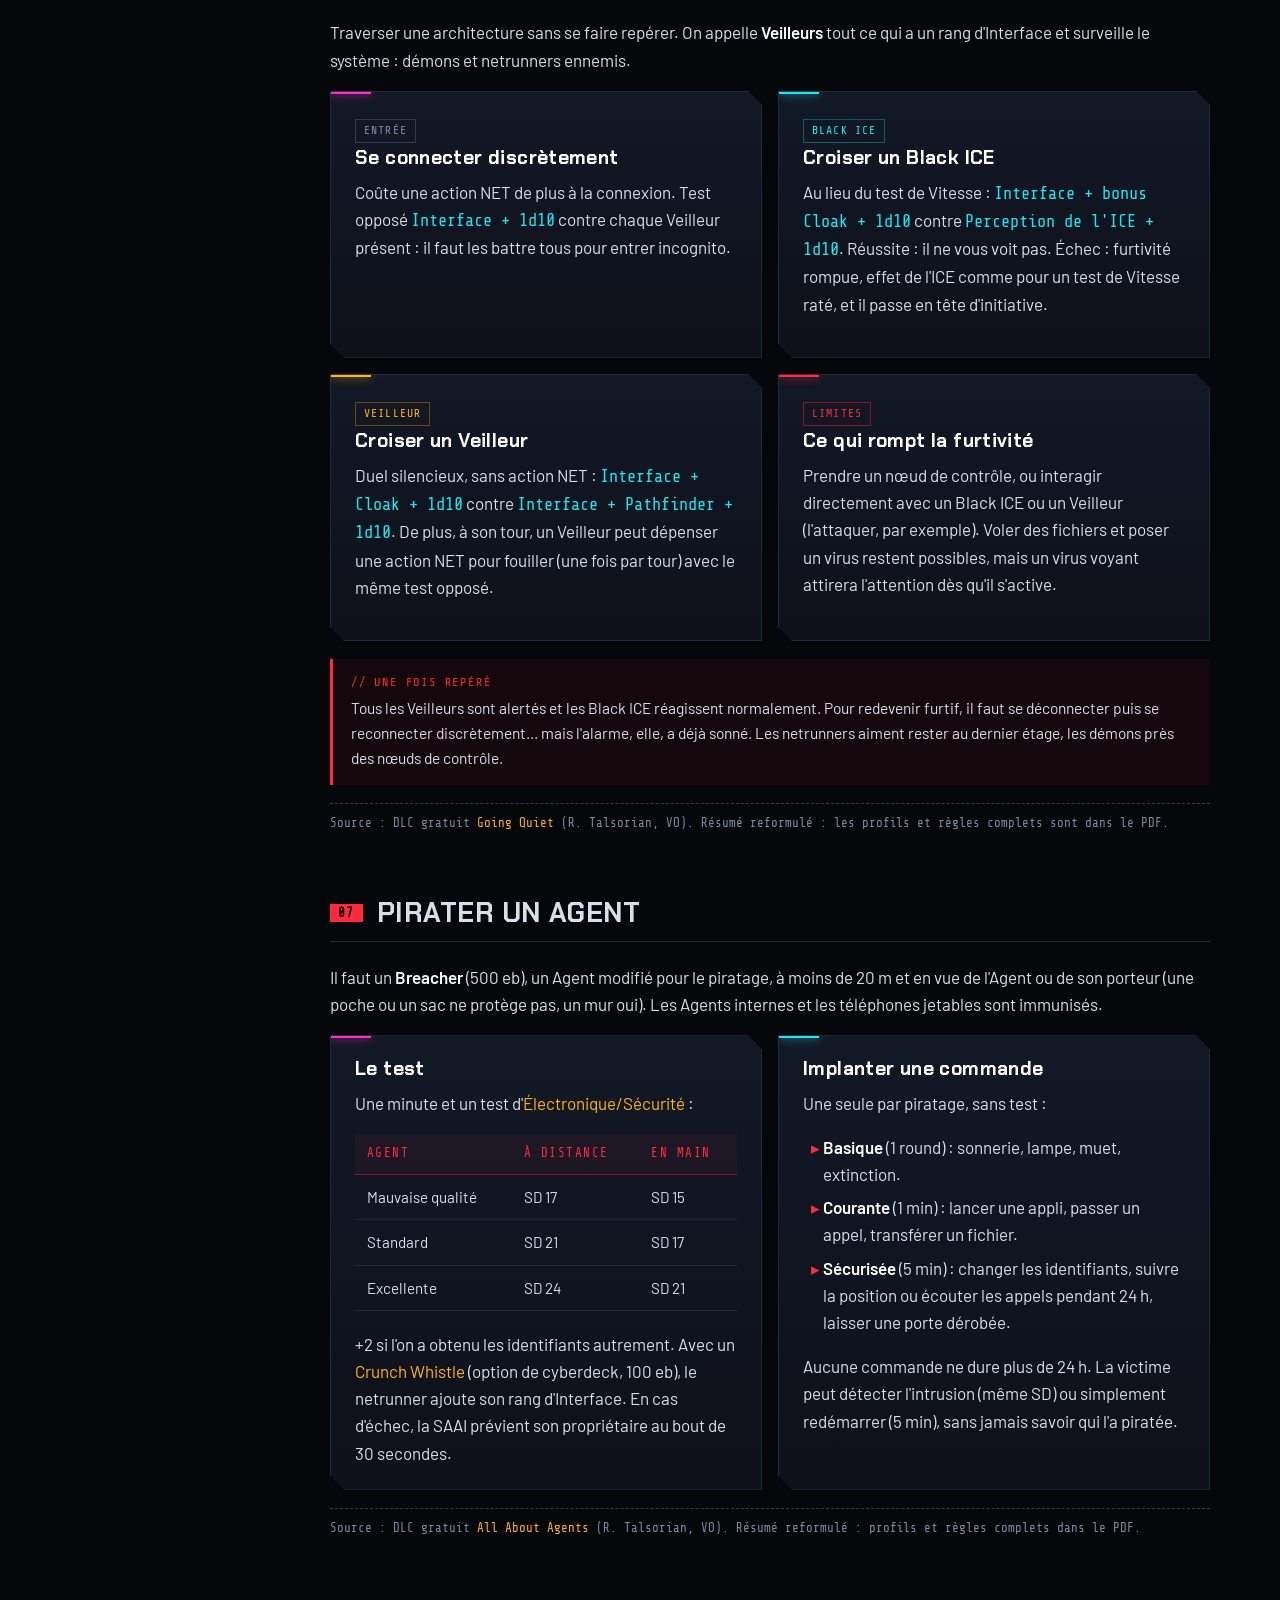
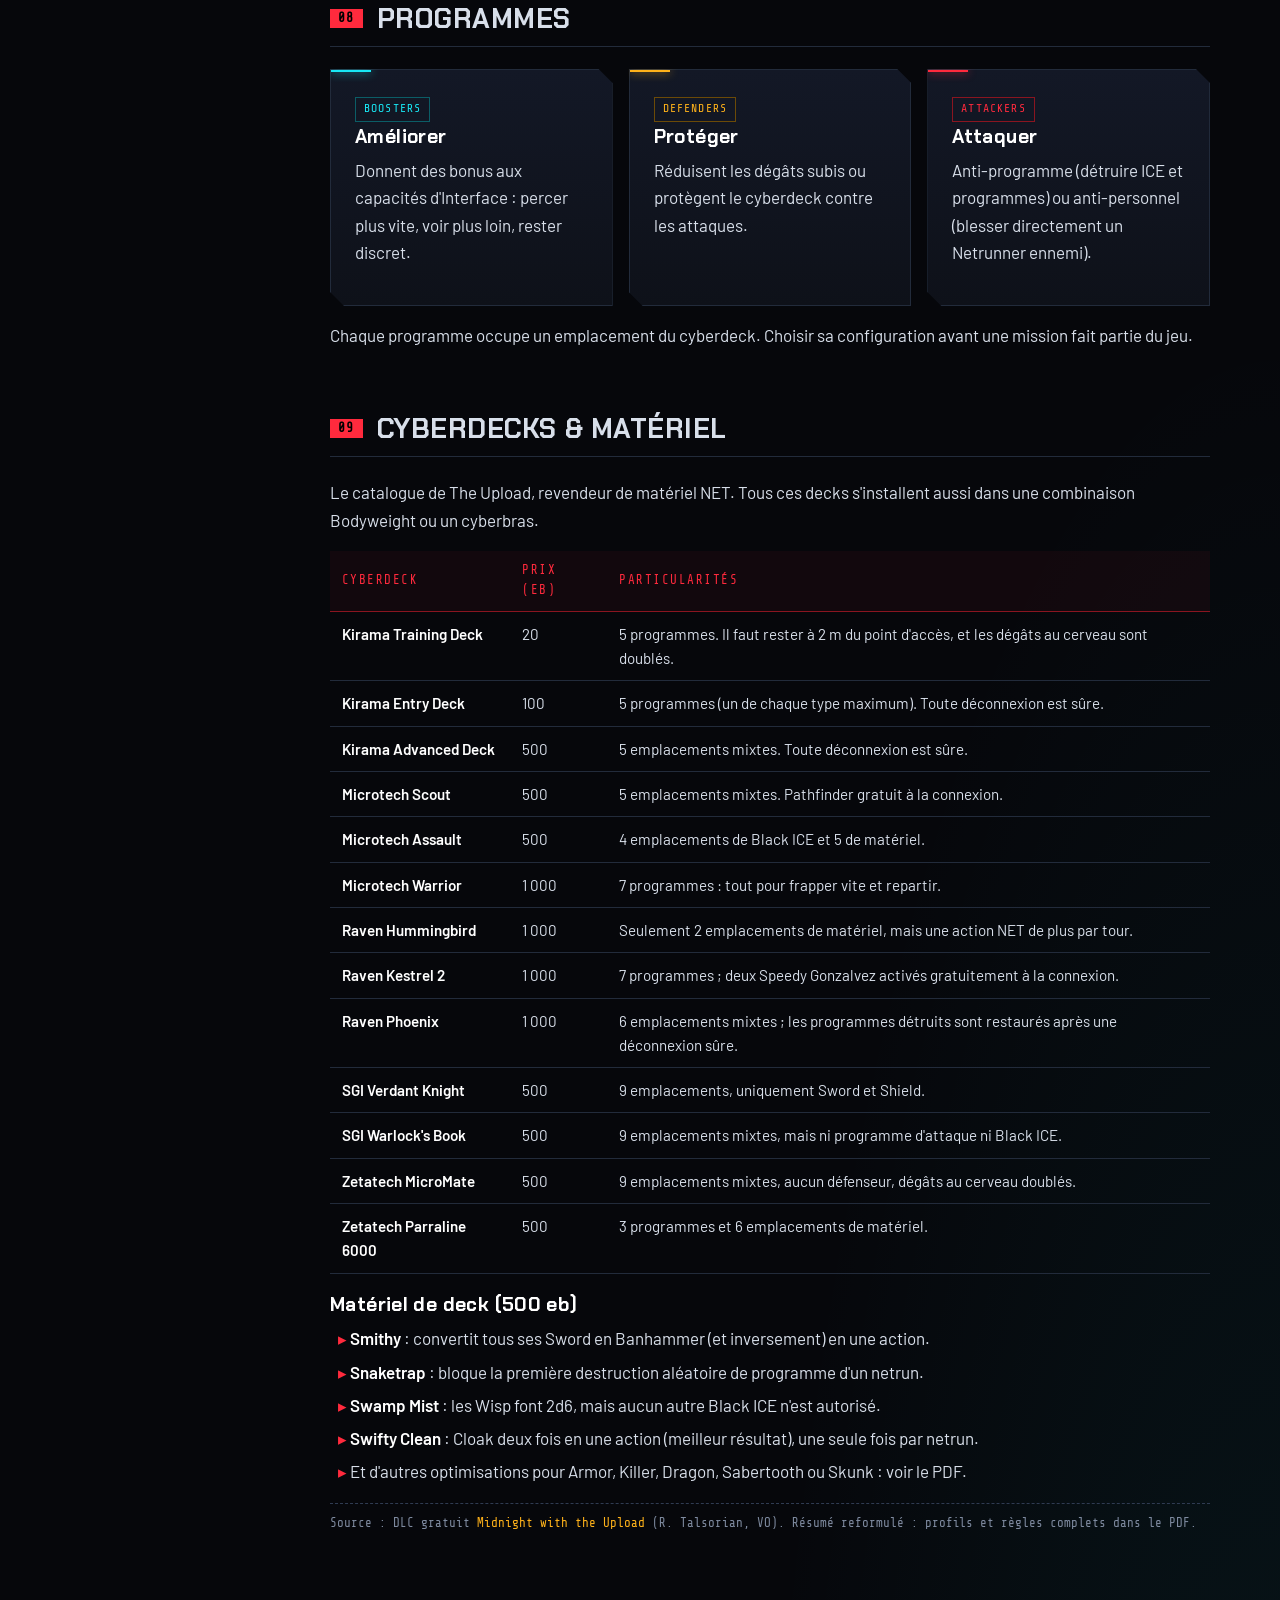
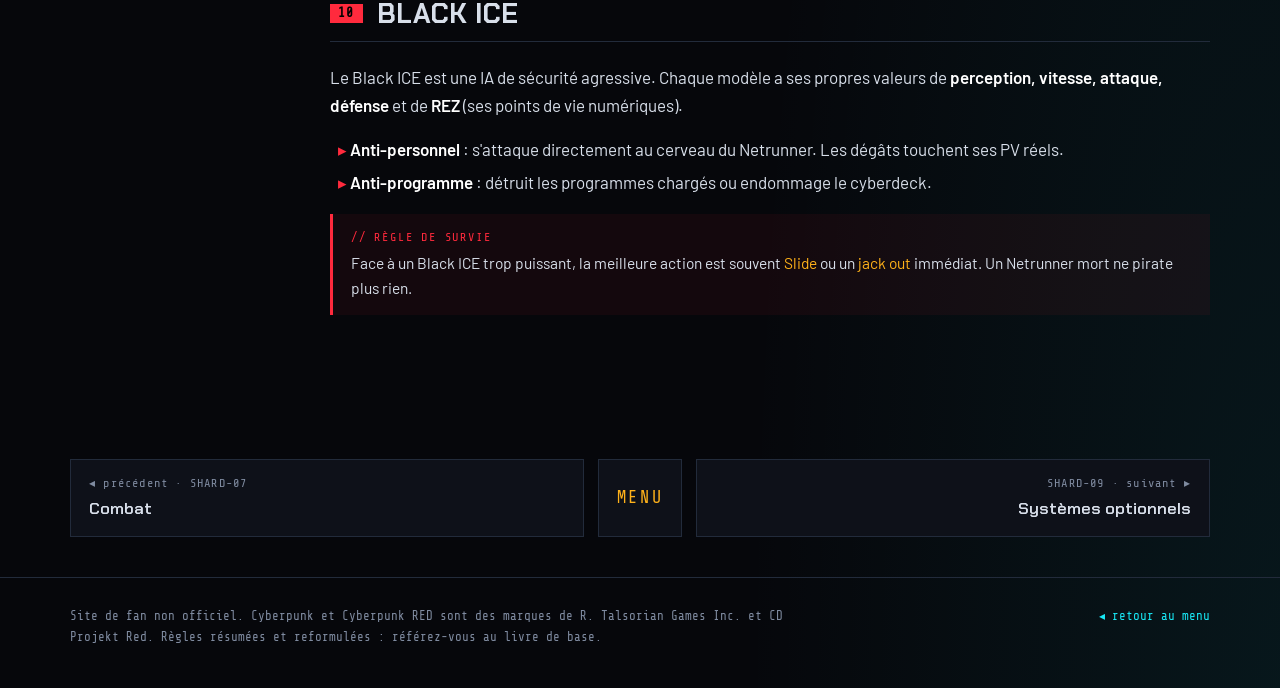
<file: netrunning.html>
<!DOCTYPE html>
<html lang="fr">
<head>
  <meta charset="UTF-8">
  <meta name="viewport" content="width=device-width, initial-scale=1.0">
  <title>Netrunning — Datashard</title>
  <link rel="stylesheet" href="assets/style.css?v=202611210145">
</head>
<body>

<header class="hud">
  <div class="wrap">
    <a class="hud-logo" href="index.html"><span class="chip"></span>Datashard // Edgerunner</a>
    <div class="hud-status">
      <span class="hide-sm">SHARD-08 // RÈGLES</span>
      <span data-clock>--.--.2045 // --:--:--</span>
    </div>
    <a class="hud-back" href="index.html">◂ MENU</a>
  </div>
</header>

<main class="wrap">
  <div class="page-head">
    <div class="code" style="color: var(--magenta)">SHARD-08 // JACK IN</div>
    <h1 class="glitch" data-text="Netrunning">Netrunning</h1>
    <p class="lede">Depuis le <strong>DataKrash</strong>, le Net mondial est mort. Les données vivent désormais dans des <strong>architectures NET</strong> locales et isolées. Pour les pirater, le Netrunner doit être sur place, au milieu du danger, pendant que son équipe le couvre.</p>
  </div>

  <div class="layout">
    <aside class="toc">
      <div class="toc-title">// SOMMAIRE</div>
      <a href="#contexte">Le Net en 2045</a>
      <a href="#materiel">Matériel requis</a>
      <a href="#actions">Actions NET</a>
      <a href="#architecture">Architectures NET</a>
      <a href="#interface">Capacités d'Interface</a>
      <a href="#furtif">Netrunning furtif</a>
      <a href="#agents">Pirater un Agent</a>
      <a href="#programmes">Programmes</a>
      <a href="#decks">Cyberdecks &amp; matériel</a>
      <a href="#ice">Black ICE</a>
    </aside>

    <div>
      <section class="block" id="contexte">
        <h2 data-idx="01">Le Net en 2045</h2>
        <div class="grid g2">
          <div class="panel magenta">
            <h3>Le DataKrash</h3>
            <p>Pendant la Quatrième Guerre corporatiste, le légendaire netrunner Rache Bartmoss libère des virus dévastateurs. Le vieux Net est infesté d'IA voyous et devient inutilisable.</p>
          </div>
          <div class="panel cyan">
            <h3>Le Blackwall</h3>
            <p>NetWatch érige une barrière, le Blackwall, pour contenir ce qui rôde dans les ruines du vieux Net. Personne de sensé ne cherche à le franchir.</p>
          </div>
        </div>
        <p style="margin-top:16px">Résultat : les bâtiments, les véhicules et les installations ont chacun leur réseau fermé. Les communications passent par le <strong>CitiNet</strong> et les <strong>Data Pools</strong>, plus limités, et les vrais secrets restent derrière des architectures locales.</p>
      </section>

      <section class="block" id="materiel">
        <h2 data-idx="02">Matériel requis</h2>
        <div class="grid g3">
          <div class="panel"><h3>Neural link &amp; prises</h3><p>Le cyberware de base qui relie le cerveau aux machines, avec des prises d'interface.</p></div>
          <div class="panel magenta"><h3>Cyberdeck</h3><p>L'ordinateur du Netrunner. Il possède un nombre limité d'emplacements pour charger programmes et améliorations.</p></div>
          <div class="panel cyan"><h3>Lunettes de virtualité</h3><p>Optionnelles mais conseillées : elles superposent la vision du Net à la réalité pour garder un œil sur la menace physique.</p></div>
        </div>
        <div class="callout red">
          <span class="label">// PROXIMITÉ</span>
          Il faut être physiquement proche d'un point d'accès (connexion sans fil à courte portée ou câble). Pendant qu'il court, le corps du Netrunner reste vulnérable : protégez-le.
        </div>
      </section>

      <section class="block" id="actions">
        <h2 data-idx="03">Actions NET</h2>
        <p>Une fois connecté, le Netrunner dispose d'<strong>actions NET</strong> en plus de son action de mouvement. Leur nombre dépend du rang d'Interface :</p>
        <div class="table-wrap">
          <table>
            <thead><tr><th>Rang d'Interface</th><th>Actions NET par tour</th></tr></thead>
            <tbody>
              <tr><td class="num">1 – 3</td><td>2</td></tr>
              <tr><td class="num">4 – 6</td><td>3</td></tr>
              <tr><td class="num">7 – 9</td><td>4</td></tr>
              <tr><td class="num">10</td><td>5</td></tr>
            </tbody>
          </table>
        </div>
        <p>Les tests de netrunning utilisent en général : <span class="mono" style="color:var(--cyan)">Interface + 1d10</span> (plus bonus de programmes) contre la difficulté de l'élément ciblé.</p>
      </section>

      <section class="block" id="architecture">
        <h2 data-idx="04">Architectures NET</h2>
        <p>Une architecture est une suite d'<strong>étages</strong> que le Netrunner descend un par un. Chaque étage contient un élément :</p>
        <div class="grid g2">
          <div class="panel amber"><span class="tag amber">Verrou</span><h3>Mot de passe</h3><p>Bloque la progression tant qu'il n'est pas forcé (Backdoor) ou connu.</p></div>
          <div class="panel cyan"><span class="tag cyan">Données</span><h3>Fichier</h3><p>Contient des informations précieuses, à décrypter (Eye-Dee) et copier.</p></div>
          <div class="panel magenta"><span class="tag" style="color:var(--magenta);border-color:#6a1258">Contrôle</span><h3>Nœud de contrôle</h3><p>Gère un équipement réel : caméras, portes, tourelles, ascenseurs, alarmes… À prendre avec Control.</p></div>
          <div class="panel"><span class="tag red">Danger</span><h3>Black ICE &amp; Démons</h3><p>Programmes défensifs qui attaquent l'intrus ou ses programmes. Les Démons gèrent l'architecture et lancent des contre-mesures.</p></div>
        </div>
        <div class="callout cyan">
          <span class="label">// POUR LE MJ</span>
          Une petite architecture compte 3 ou 4 étages, une grosse en compte une dizaine, parfois avec des embranchements. Dessinez-la comme un donjon vertical.
        </div>
      </section>

      <section class="block" id="interface" data-filter-scope>
        <h2 data-idx="05">Capacités d'Interface</h2>
        <div class="filterbar">
          <input class="search" type="search" placeholder="> filtrer les capacités…" data-filter-search aria-label="Filtrer">
        </div>
        <div class="table-wrap">
          <table>
            <thead><tr><th>Capacité</th><th>Effet</th></tr></thead>
            <tbody>
              <tr data-filter-item><td><strong>Scanner</strong></td><td>Repérer les points d'accès et architectures à proximité.</td></tr>
              <tr data-filter-item><td><strong>Pathfinder</strong></td><td>Cartographier l'architecture : savoir ce qui se trouve dans les étages suivants.</td></tr>
              <tr data-filter-item><td><strong>Backdoor</strong></td><td>Forcer un mot de passe pour passer à l'étage suivant.</td></tr>
              <tr data-filter-item><td><strong>Eye-Dee</strong></td><td>Identifier un fichier ou un élément et comprendre ce qu'il contient.</td></tr>
              <tr data-filter-item><td><strong>Control</strong></td><td>Prendre le contrôle d'un nœud et de l'équipement qui y est relié.</td></tr>
              <tr data-filter-item><td><strong>Cloak</strong></td><td>Masquer ses traces pour que personne ne sache qu'un intrus est passé.</td></tr>
              <tr data-filter-item><td><strong>Slide</strong></td><td>Échapper à un Black ICE qui vous poursuit en changeant d'étage.</td></tr>
              <tr data-filter-item><td><strong>Zap</strong></td><td>Attaque de base, sans programme, contre un Black ICE ou un autre Netrunner.</td></tr>
              <tr data-filter-item><td><strong>Virus</strong></td><td>Une fois au fond de l'architecture, y laisser un virus aux effets durables.</td></tr>
            </tbody>
          </table>
        </div>
        <p class="empty-msg hidden" data-filter-empty>// aucune capacité trouvée</p>
        <p>À cela s'ajoutent les actions de base : se connecter, se déconnecter (<em>jack out</em>), activer ou désactiver un programme.</p>
      </section>

      <section class="block" id="furtif">
        <h2 data-idx="06">Netrunning furtif</h2>
        <p>Traverser une architecture sans se faire repérer. On appelle <strong>Veilleurs</strong> tout ce qui a un rang d'Interface et surveille le système : démons et netrunners ennemis.</p>
        <div class="grid g2">
          <div class="panel magenta">
            <span class="tag">Entrée</span>
            <h3>Se connecter discrètement</h3>
            <p>Coûte une action NET de plus à la connexion. Test opposé <span class="mono" style="color:var(--cyan)">Interface + 1d10</span> contre chaque Veilleur présent : il faut les battre tous pour entrer incognito.</p>
          </div>
          <div class="panel cyan">
            <span class="tag cyan">Black ICE</span>
            <h3>Croiser un Black ICE</h3>
            <p>Au lieu du test de Vitesse : <span class="mono" style="color:var(--cyan)">Interface + bonus Cloak + 1d10</span> contre <span class="mono" style="color:var(--cyan)">Perception de l'ICE + 1d10</span>. Réussite : il ne vous voit pas. Échec : furtivité rompue, effet de l'ICE comme pour un test de Vitesse raté, et il passe en tête d'initiative.</p>
          </div>
          <div class="panel amber">
            <span class="tag amber">Veilleur</span>
            <h3>Croiser un Veilleur</h3>
            <p>Duel silencieux, sans action NET : <span class="mono" style="color:var(--cyan)">Interface + Cloak + 1d10</span> contre <span class="mono" style="color:var(--cyan)">Interface + Pathfinder + 1d10</span>. De plus, à son tour, un Veilleur peut dépenser une action NET pour fouiller (une fois par tour) avec le même test opposé.</p>
          </div>
          <div class="panel">
            <span class="tag red">Limites</span>
            <h3>Ce qui rompt la furtivité</h3>
            <p>Prendre un nœud de contrôle, ou interagir directement avec un Black ICE ou un Veilleur (l'attaquer, par exemple). Voler des fichiers et poser un virus restent possibles, mais un virus voyant attirera l'attention dès qu'il s'active.</p>
          </div>
        </div>
        <div class="callout red">
          <span class="label">// UNE FOIS REPÉRÉ</span>
          Tous les Veilleurs sont alertés et les Black ICE réagissent normalement. Pour redevenir furtif, il faut se déconnecter puis se reconnecter discrètement… mais l'alarme, elle, a déjà sonné. Les netrunners aiment rester au dernier étage, les démons près des nœuds de contrôle.
        </div>
        <p class="dlc-src">Source : DLC gratuit <a href="https://rtalsoriangames.com/wp-content/uploads/2025/07/RTG-CPR-DLC-GoingQuietv1.1.pdf" target="_blank" rel="noopener"><em>Going Quiet</em></a> (R. Talsorian, VO). Résumé reformulé : les profils et règles complets sont dans le PDF.</p>
      </section>

      <section class="block" id="agents">
        <h2 data-idx="07">Pirater un Agent</h2>
        <p>Il faut un <strong>Breacher</strong> (500 eb), un Agent modifié pour le piratage, à moins de 20 m et en vue de l'Agent ou de son porteur (une poche ou un sac ne protège pas, un mur oui). Les Agents internes et les téléphones jetables sont immunisés.</p>
        <div class="grid g2">
          <div class="panel magenta">
            <h3>Le test</h3>
            <p>Une minute et un test d'<em>Électronique/Sécurité</em> :</p>
            <div class="table-wrap"><table><thead><tr><th>Agent</th><th>À distance</th><th>En main</th></tr></thead><tbody>
<tr><td>Mauvaise qualité</td><td><span class="num">SD 17</span></td><td><span class="num">SD 15</span></td></tr>
<tr><td>Standard</td><td><span class="num">SD 21</span></td><td><span class="num">SD 17</span></td></tr>
<tr><td>Excellente</td><td><span class="num">SD 24</span></td><td><span class="num">SD 21</span></td></tr>
</tbody></table></div>
            <p style="margin:0">+2 si l'on a obtenu les identifiants autrement. Avec un <em>Crunch Whistle</em> (option de cyberdeck, 100 eb), le netrunner ajoute son rang d'Interface. En cas d'échec, la SAAI prévient son propriétaire au bout de 30 secondes.</p>
          </div>
          <div class="panel cyan">
            <h3>Implanter une commande</h3>
            <p>Une seule par piratage, sans test :</p>
            <ul class="list">
              <li><strong>Basique</strong> (1 round) : sonnerie, lampe, muet, extinction.</li>
              <li><strong>Courante</strong> (1 min) : lancer une appli, passer un appel, transférer un fichier.</li>
              <li><strong>Sécurisée</strong> (5 min) : changer les identifiants, suivre la position ou écouter les appels pendant 24 h, laisser une porte dérobée.</li>
            </ul>
            <p style="margin:0">Aucune commande ne dure plus de 24 h. La victime peut détecter l'intrusion (même SD) ou simplement redémarrer (5 min), sans jamais savoir qui l'a piratée.</p>
          </div>
        </div>
        <p class="dlc-src">Source : DLC gratuit <a href="https://rtalsoriangames.com/wp-content/uploads/2024/03/RTG-CPR-DLC-AllAboutAgentsv1.01.pdf" target="_blank" rel="noopener"><em>All About Agents</em></a> (R. Talsorian, VO). Résumé reformulé : profils et règles complets dans le PDF.</p>
      </section>

      <section class="block" id="programmes">
        <h2 data-idx="08">Programmes</h2>
        <div class="grid g3">
          <div class="panel cyan"><span class="tag cyan">Boosters</span><h3>Améliorer</h3><p>Donnent des bonus aux capacités d'Interface : percer plus vite, voir plus loin, rester discret.</p></div>
          <div class="panel amber"><span class="tag amber">Defenders</span><h3>Protéger</h3><p>Réduisent les dégâts subis ou protègent le cyberdeck contre les attaques.</p></div>
          <div class="panel"><span class="tag red">Attackers</span><h3>Attaquer</h3><p>Anti-programme (détruire ICE et programmes) ou anti-personnel (blesser directement un Netrunner ennemi).</p></div>
        </div>
        <p style="margin-top:16px">Chaque programme occupe un emplacement du cyberdeck. Choisir sa configuration avant une mission fait partie du jeu.</p>
      </section>

      <section class="block" id="decks">
        <h2 data-idx="09">Cyberdecks &amp; matériel</h2>
        <p>Le catalogue de The Upload, revendeur de matériel NET. Tous ces decks s'installent aussi dans une combinaison Bodyweight ou un cyberbras.</p>
        <div class="table-wrap"><table><thead><tr><th>Cyberdeck</th><th>Prix (eb)</th><th>Particularités</th></tr></thead><tbody>
<tr><td><strong>Kirama Training Deck</strong></td><td><span class="num">20</span></td><td>5 programmes. Il faut rester à 2 m du point d'accès, et les dégâts au cerveau sont doublés.</td></tr>
<tr><td><strong>Kirama Entry Deck</strong></td><td><span class="num">100</span></td><td>5 programmes (un de chaque type maximum). Toute déconnexion est sûre.</td></tr>
<tr><td><strong>Kirama Advanced Deck</strong></td><td><span class="num">500</span></td><td>5 emplacements mixtes. Toute déconnexion est sûre.</td></tr>
<tr><td><strong>Microtech Scout</strong></td><td><span class="num">500</span></td><td>5 emplacements mixtes. Pathfinder gratuit à la connexion.</td></tr>
<tr><td><strong>Microtech Assault</strong></td><td><span class="num">500</span></td><td>4 emplacements de Black ICE et 5 de matériel.</td></tr>
<tr><td><strong>Microtech Warrior</strong></td><td><span class="num">1 000</span></td><td>7 programmes : tout pour frapper vite et repartir.</td></tr>
<tr><td><strong>Raven Hummingbird</strong></td><td><span class="num">1 000</span></td><td>Seulement 2 emplacements de matériel, mais une action NET de plus par tour.</td></tr>
<tr><td><strong>Raven Kestrel 2</strong></td><td><span class="num">1 000</span></td><td>7 programmes ; deux Speedy Gonzalvez activés gratuitement à la connexion.</td></tr>
<tr><td><strong>Raven Phoenix</strong></td><td><span class="num">1 000</span></td><td>6 emplacements mixtes ; les programmes détruits sont restaurés après une déconnexion sûre.</td></tr>
<tr><td><strong>SGI Verdant Knight</strong></td><td><span class="num">500</span></td><td>9 emplacements, uniquement Sword et Shield.</td></tr>
<tr><td><strong>SGI Warlock's Book</strong></td><td><span class="num">500</span></td><td>9 emplacements mixtes, mais ni programme d'attaque ni Black ICE.</td></tr>
<tr><td><strong>Zetatech MicroMate</strong></td><td><span class="num">500</span></td><td>9 emplacements mixtes, aucun défenseur, dégâts au cerveau doublés.</td></tr>
<tr><td><strong>Zetatech Parraline 6000</strong></td><td><span class="num">500</span></td><td>3 programmes et 6 emplacements de matériel.</td></tr>
</tbody></table></div>
        <h3>Matériel de deck (500 eb)</h3>
        <ul class="list">
          <li><strong>Smithy</strong> : convertit tous ses Sword en Banhammer (et inversement) en une action.</li>
          <li><strong>Snaketrap</strong> : bloque la première destruction aléatoire de programme d'un netrun.</li>
          <li><strong>Swamp Mist</strong> : les Wisp font 2d6, mais aucun autre Black ICE n'est autorisé.</li>
          <li><strong>Swifty Clean</strong> : Cloak deux fois en une action (meilleur résultat), une seule fois par netrun.</li>
          <li>Et d'autres optimisations pour Armor, Killer, Dragon, Sabertooth ou Skunk : voir le PDF.</li>
        </ul>
        <p class="dlc-src">Source : DLC gratuit <a href="https://rtalsoriangames.com/wp-content/uploads/2022/05/RTG-CPR-DLC-MidnightwtheUpload.pdf" target="_blank" rel="noopener"><em>Midnight with the Upload</em></a> (R. Talsorian, VO). Résumé reformulé : profils et règles complets dans le PDF.</p>
      </section>

      <section class="block" id="ice">
        <h2 data-idx="10">Black ICE</h2>
        <p>Le Black ICE est une IA de sécurité agressive. Chaque modèle a ses propres valeurs de <strong>perception, vitesse, attaque, défense</strong> et de <strong>REZ</strong> (ses points de vie numériques).</p>
        <ul class="list">
          <li><strong>Anti-personnel</strong> : s'attaque directement au cerveau du Netrunner. Les dégâts touchent ses PV réels.</li>
          <li><strong>Anti-programme</strong> : détruit les programmes chargés ou endommage le cyberdeck.</li>
        </ul>
        <div class="callout red">
          <span class="label">// RÈGLE DE SURVIE</span>
          Face à un Black ICE trop puissant, la meilleure action est souvent <em>Slide</em> ou un <em>jack out</em> immédiat. Un Netrunner mort ne pirate plus rien.
        </div>
      </section>
    </div>
  </div>
</main>

<nav class="pager wrap" aria-label="Navigation entre modules">
  <a class="p-prev" href="combat.html"><span class="p-lab">◂ précédent · SHARD-07</span><span class="p-title">Combat</span></a>
  <a class="p-menu" href="index.html">MENU</a>
  <a class="p-next" href="systemes.html"><span class="p-lab">SHARD-09 · suivant ▸</span><span class="p-title">Systèmes optionnels</span></a>
</nav>




<footer class="foot">
  <div class="wrap">
    <div class="legal">Site de fan non officiel. Cyberpunk et Cyberpunk RED sont des marques de R. Talsorian Games Inc. et CD Projekt Red. Règles résumées et reformulées : référez-vous au livre de base.</div>
    <div><a href="index.html">◂ retour au menu</a></div>
  </div>
</footer>

<script src="assets/app.js?v=202611210145"></script>
</body>
</html>
</file>
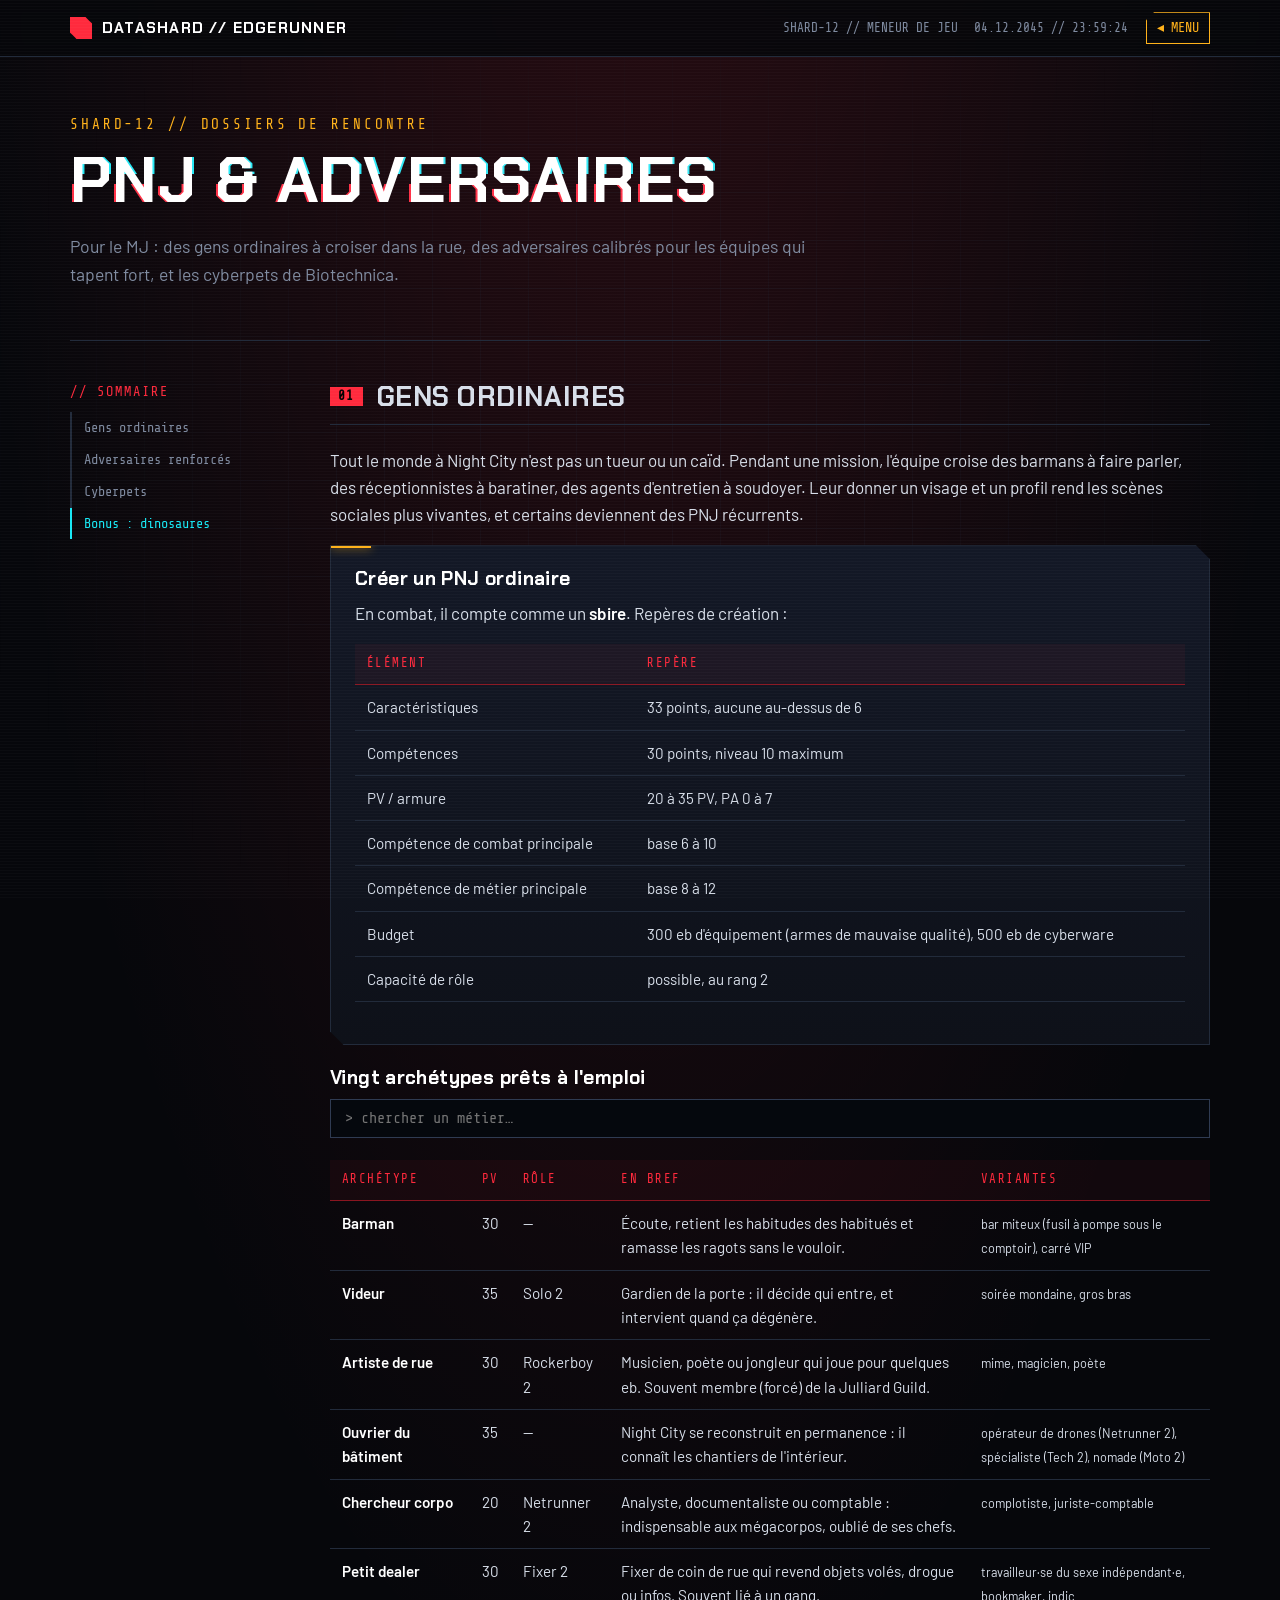
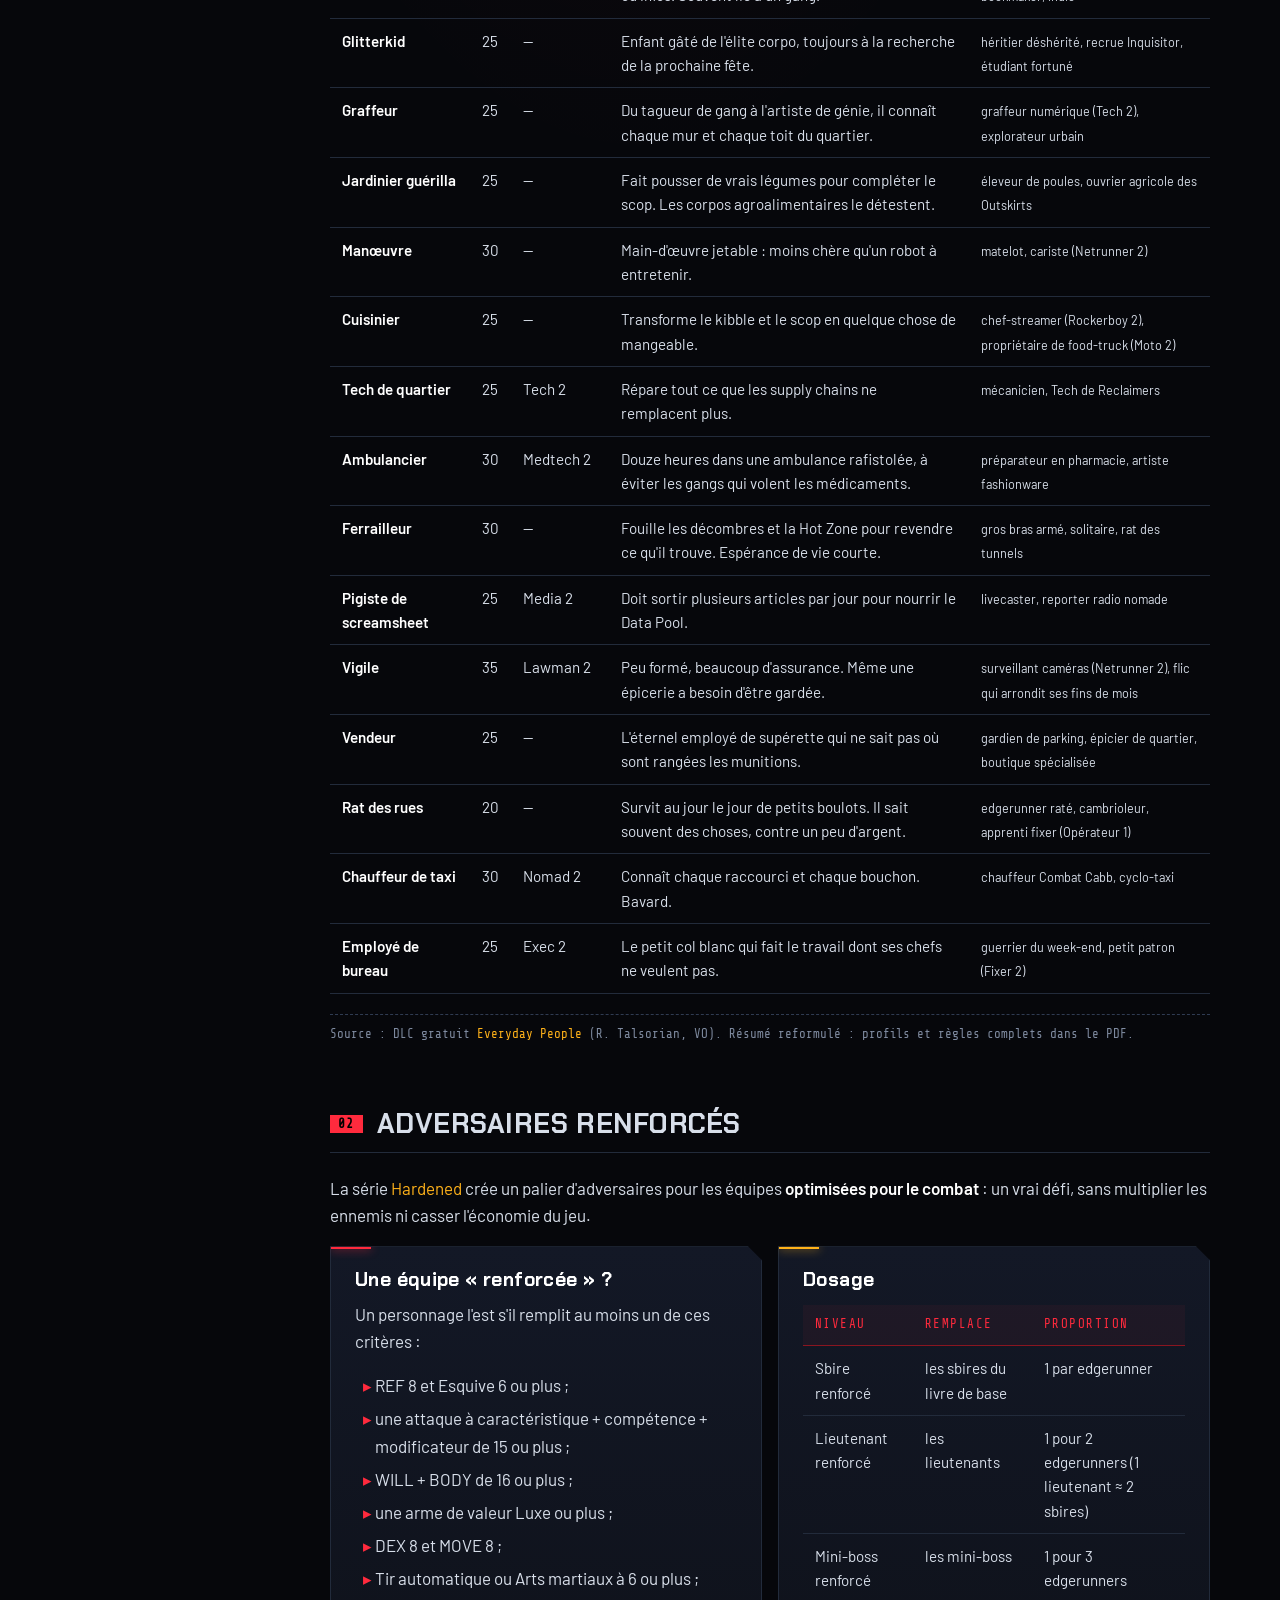
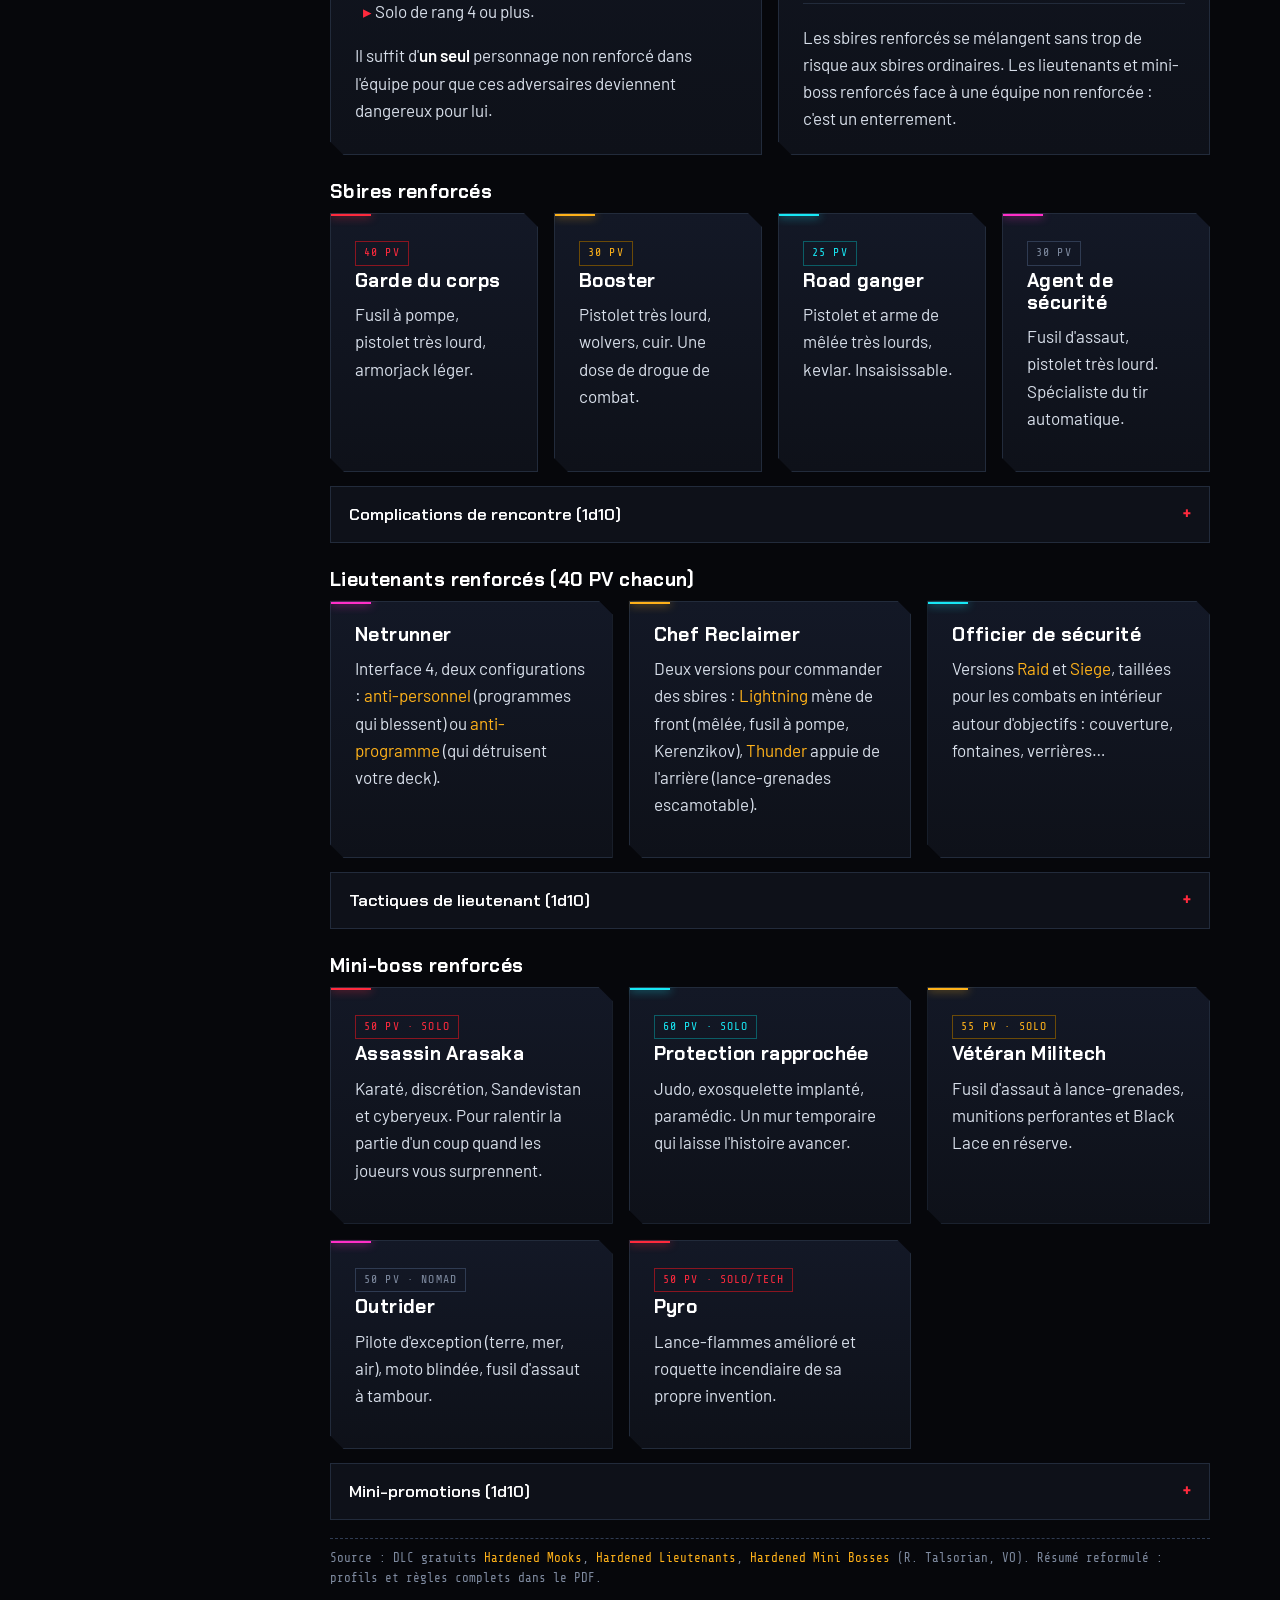
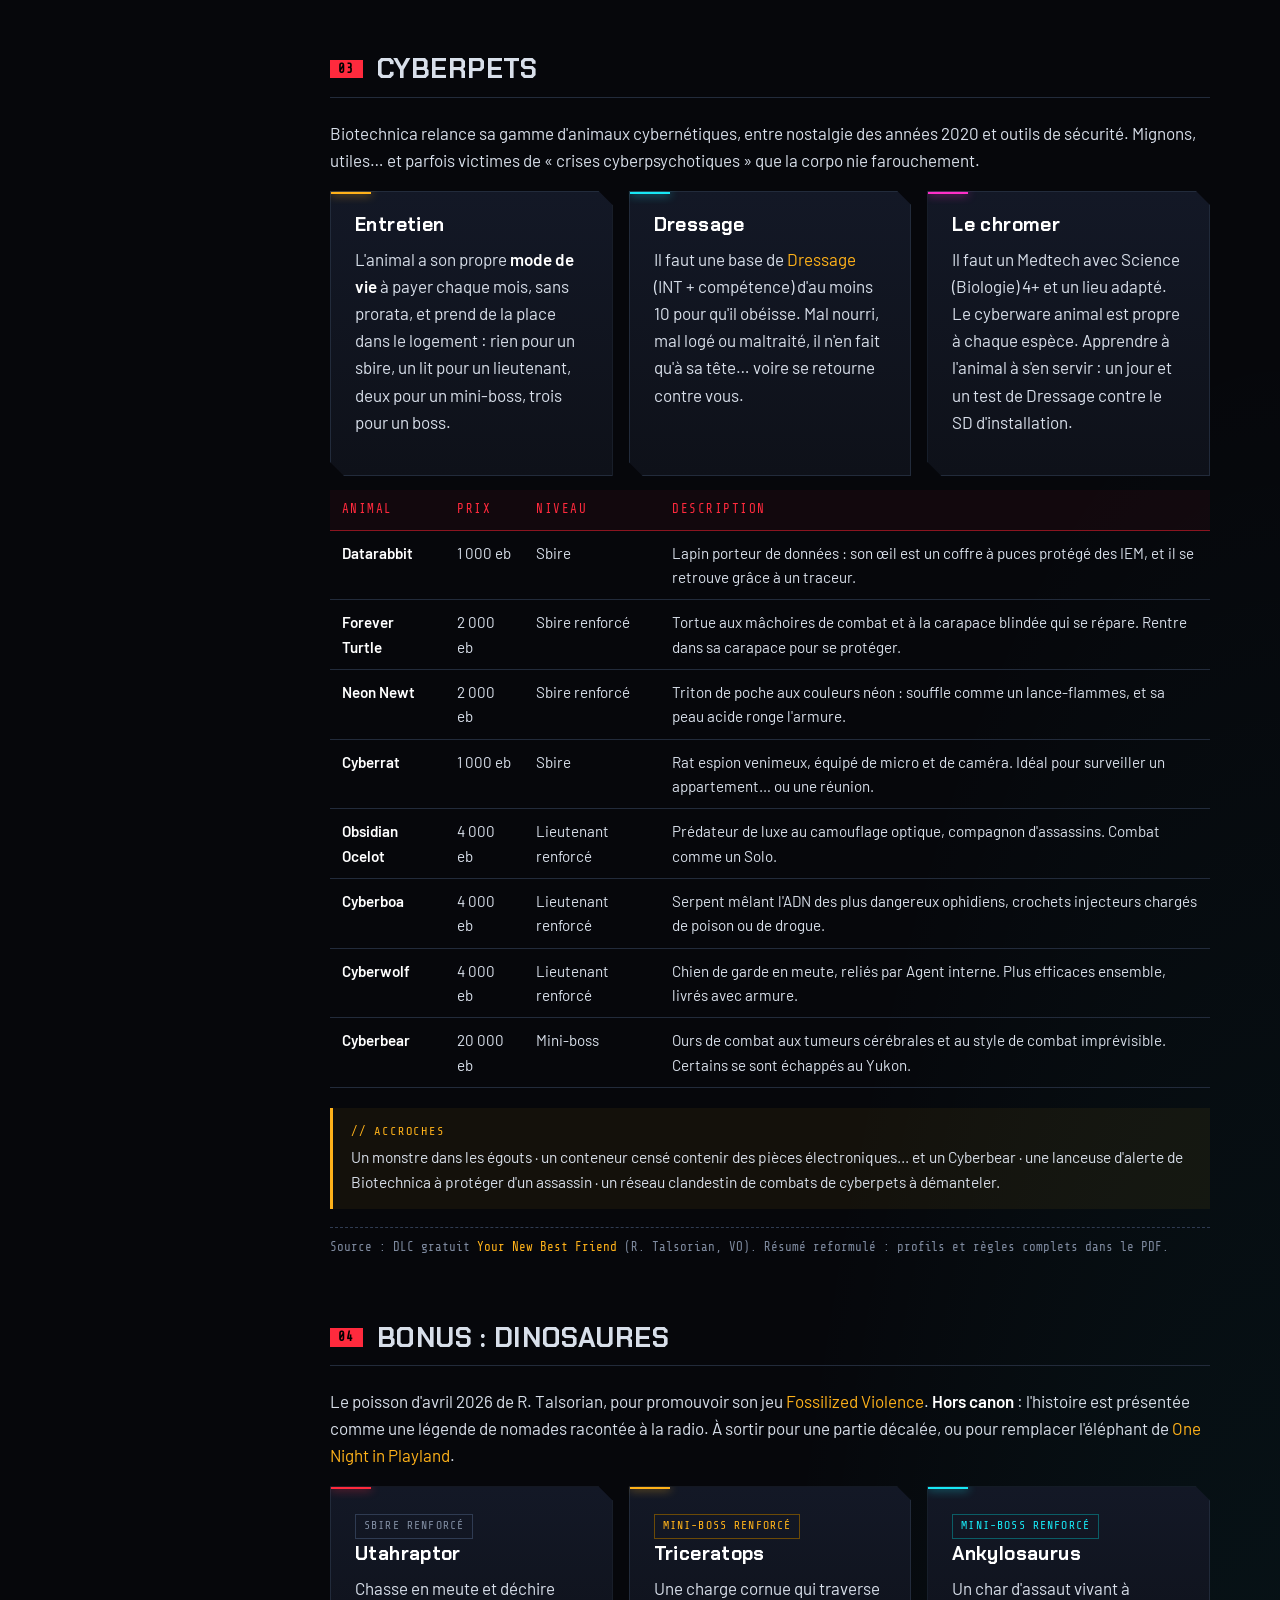
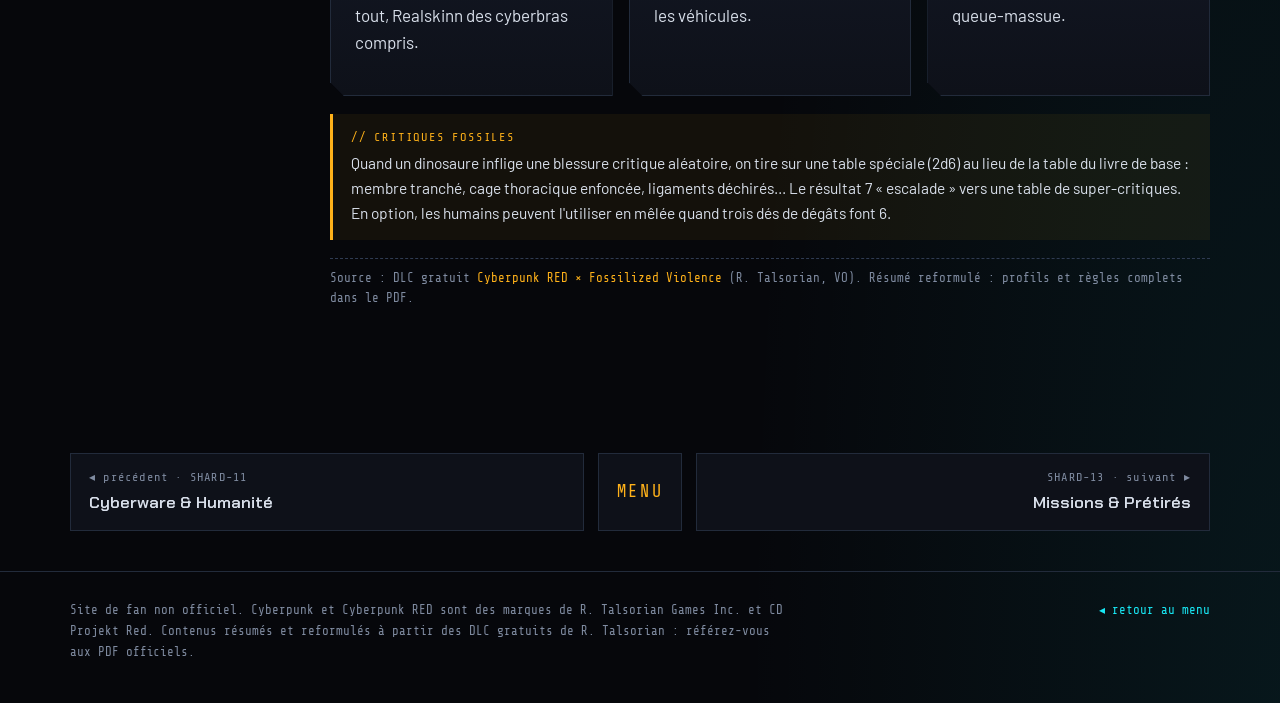
<file: pnj.html>
<!DOCTYPE html>
<html lang="fr">
<head>
  <meta charset="UTF-8">
  <meta name="viewport" content="width=device-width, initial-scale=1.0">
  <title>PNJ &amp; Adversaires — Datashard</title>
  <link rel="stylesheet" href="assets/style.css?v=202611210145">
</head>
<body>

<header class="hud">
  <div class="wrap">
    <a class="hud-logo" href="index.html"><span class="chip"></span>Datashard // Edgerunner</a>
    <div class="hud-status">
      <span class="hide-sm">SHARD-12 // MENEUR DE JEU</span>
      <span data-clock>--.--.2045 // --:--:--</span>
    </div>
    <a class="hud-back" href="index.html">◂ MENU</a>
  </div>
</header>

<main class="wrap">
  <div class="page-head">
    <div class="code" style="color: var(--amber)">SHARD-12 // DOSSIERS DE RENCONTRE</div>
    <h1 class="glitch" data-text="PNJ &amp; Adversaires">PNJ &amp; Adversaires</h1>
    <p class="lede">Pour le MJ : des gens ordinaires à croiser dans la rue, des adversaires calibrés pour les équipes qui tapent fort, et les cyberpets de Biotechnica.</p>
  </div>

  <div class="layout">
    <aside class="toc">
      <div class="toc-title">// SOMMAIRE</div>
      <a href="#gens">Gens ordinaires</a>
      <a href="#renforces">Adversaires renforcés</a>
      <a href="#cyberpets">Cyberpets</a>
      <a href="#dinos">Bonus : dinosaures</a>
    </aside>

    <div>
      <section class="block" id="gens">
        <h2 data-idx="01">Gens ordinaires</h2>
        <p>Tout le monde à Night City n'est pas un tueur ou un caïd. Pendant une mission, l'équipe croise des barmans à faire parler, des réceptionnistes à baratiner, des agents d'entretien à soudoyer. Leur donner un visage et un profil rend les scènes sociales plus vivantes, et certains deviennent des PNJ récurrents.</p>
        <div class="panel amber">
          <h3>Créer un PNJ ordinaire</h3>
          <p>En combat, il compte comme un <strong>sbire</strong>. Repères de création :</p>
          <div class="table-wrap"><table><thead><tr><th>Élément</th><th>Repère</th></tr></thead><tbody>
<tr><td>Caractéristiques</td><td>33 points, aucune au-dessus de 6</td></tr>
<tr><td>Compétences</td><td>30 points, niveau 10 maximum</td></tr>
<tr><td>PV / armure</td><td>20 à 35 PV, PA 0 à 7</td></tr>
<tr><td>Compétence de combat principale</td><td>base 6 à 10</td></tr>
<tr><td>Compétence de métier principale</td><td>base 8 à 12</td></tr>
<tr><td>Budget</td><td>300 eb d'équipement (armes de mauvaise qualité), 500 eb de cyberware</td></tr>
<tr><td>Capacité de rôle</td><td>possible, au rang 2</td></tr>
</tbody></table></div>
        </div>
        <div data-filter-scope style="margin-top:22px">
          <h3>Vingt archétypes prêts à l'emploi</h3>
          <div class="filterbar"><input class="search" type="search" placeholder="> chercher un métier…" data-filter-search aria-label="Rechercher"></div>
          <div class="table-wrap"><table><thead><tr><th>Archétype</th><th>PV</th><th>Rôle</th><th>En bref</th><th>Variantes</th></tr></thead><tbody>
<tr data-filter-item><td><strong>Barman</strong></td><td><span class="num">30</span></td><td>—</td><td>Écoute, retient les habitudes des habitués et ramasse les ragots sans le vouloir.</td><td><small>bar miteux (fusil à pompe sous le comptoir), carré VIP</small></td></tr>
<tr data-filter-item><td><strong>Videur</strong></td><td><span class="num">35</span></td><td>Solo 2</td><td>Gardien de la porte : il décide qui entre, et intervient quand ça dégénère.</td><td><small>soirée mondaine, gros bras</small></td></tr>
<tr data-filter-item><td><strong>Artiste de rue</strong></td><td><span class="num">30</span></td><td>Rockerboy 2</td><td>Musicien, poète ou jongleur qui joue pour quelques eb. Souvent membre (forcé) de la Julliard Guild.</td><td><small>mime, magicien, poète</small></td></tr>
<tr data-filter-item><td><strong>Ouvrier du bâtiment</strong></td><td><span class="num">35</span></td><td>—</td><td>Night City se reconstruit en permanence : il connaît les chantiers de l'intérieur.</td><td><small>opérateur de drones (Netrunner 2), spécialiste (Tech 2), nomade (Moto 2)</small></td></tr>
<tr data-filter-item><td><strong>Chercheur corpo</strong></td><td><span class="num">20</span></td><td>Netrunner 2</td><td>Analyste, documentaliste ou comptable : indispensable aux mégacorpos, oublié de ses chefs.</td><td><small>complotiste, juriste-comptable</small></td></tr>
<tr data-filter-item><td><strong>Petit dealer</strong></td><td><span class="num">30</span></td><td>Fixer 2</td><td>Fixer de coin de rue qui revend objets volés, drogue ou infos. Souvent lié à un gang.</td><td><small>travailleur·se du sexe indépendant·e, bookmaker, indic</small></td></tr>
<tr data-filter-item><td><strong>Glitterkid</strong></td><td><span class="num">25</span></td><td>—</td><td>Enfant gâté de l'élite corpo, toujours à la recherche de la prochaine fête.</td><td><small>héritier déshérité, recrue Inquisitor, étudiant fortuné</small></td></tr>
<tr data-filter-item><td><strong>Graffeur</strong></td><td><span class="num">25</span></td><td>—</td><td>Du tagueur de gang à l'artiste de génie, il connaît chaque mur et chaque toit du quartier.</td><td><small>graffeur numérique (Tech 2), explorateur urbain</small></td></tr>
<tr data-filter-item><td><strong>Jardinier guérilla</strong></td><td><span class="num">25</span></td><td>—</td><td>Fait pousser de vrais légumes pour compléter le scop. Les corpos agroalimentaires le détestent.</td><td><small>éleveur de poules, ouvrier agricole des Outskirts</small></td></tr>
<tr data-filter-item><td><strong>Manœuvre</strong></td><td><span class="num">30</span></td><td>—</td><td>Main-d'œuvre jetable : moins chère qu'un robot à entretenir.</td><td><small>matelot, cariste (Netrunner 2)</small></td></tr>
<tr data-filter-item><td><strong>Cuisinier</strong></td><td><span class="num">25</span></td><td>—</td><td>Transforme le kibble et le scop en quelque chose de mangeable.</td><td><small>chef-streamer (Rockerboy 2), propriétaire de food-truck (Moto 2)</small></td></tr>
<tr data-filter-item><td><strong>Tech de quartier</strong></td><td><span class="num">25</span></td><td>Tech 2</td><td>Répare tout ce que les supply chains ne remplacent plus.</td><td><small>mécanicien, Tech de Reclaimers</small></td></tr>
<tr data-filter-item><td><strong>Ambulancier</strong></td><td><span class="num">30</span></td><td>Medtech 2</td><td>Douze heures dans une ambulance rafistolée, à éviter les gangs qui volent les médicaments.</td><td><small>préparateur en pharmacie, artiste fashionware</small></td></tr>
<tr data-filter-item><td><strong>Ferrailleur</strong></td><td><span class="num">30</span></td><td>—</td><td>Fouille les décombres et la Hot Zone pour revendre ce qu'il trouve. Espérance de vie courte.</td><td><small>gros bras armé, solitaire, rat des tunnels</small></td></tr>
<tr data-filter-item><td><strong>Pigiste de screamsheet</strong></td><td><span class="num">25</span></td><td>Media 2</td><td>Doit sortir plusieurs articles par jour pour nourrir le Data Pool.</td><td><small>livecaster, reporter radio nomade</small></td></tr>
<tr data-filter-item><td><strong>Vigile</strong></td><td><span class="num">35</span></td><td>Lawman 2</td><td>Peu formé, beaucoup d'assurance. Même une épicerie a besoin d'être gardée.</td><td><small>surveillant caméras (Netrunner 2), flic qui arrondit ses fins de mois</small></td></tr>
<tr data-filter-item><td><strong>Vendeur</strong></td><td><span class="num">25</span></td><td>—</td><td>L'éternel employé de supérette qui ne sait pas où sont rangées les munitions.</td><td><small>gardien de parking, épicier de quartier, boutique spécialisée</small></td></tr>
<tr data-filter-item><td><strong>Rat des rues</strong></td><td><span class="num">20</span></td><td>—</td><td>Survit au jour le jour de petits boulots. Il sait souvent des choses, contre un peu d'argent.</td><td><small>edgerunner raté, cambrioleur, apprenti fixer (Opérateur 1)</small></td></tr>
<tr data-filter-item><td><strong>Chauffeur de taxi</strong></td><td><span class="num">30</span></td><td>Nomad 2</td><td>Connaît chaque raccourci et chaque bouchon. Bavard.</td><td><small>chauffeur Combat Cabb, cyclo-taxi</small></td></tr>
<tr data-filter-item><td><strong>Employé de bureau</strong></td><td><span class="num">25</span></td><td>Exec 2</td><td>Le petit col blanc qui fait le travail dont ses chefs ne veulent pas.</td><td><small>guerrier du week-end, petit patron (Fixer 2)</small></td></tr>
</tbody></table></div>
          <p class="empty-msg hidden" data-filter-empty>// aucun archétype trouvé</p>
        </div>
        <p class="dlc-src">Source : DLC gratuit <a href="https://rtalsoriangames.com/wp-content/uploads/2026/01/RTG-CPR-DLC-EverydayPeoplev1.01.pdf" target="_blank" rel="noopener"><em>Everyday People</em></a> (R. Talsorian, VO). Résumé reformulé : profils et règles complets dans le PDF.</p>
      </section>

      <section class="block" id="renforces">
        <h2 data-idx="02">Adversaires renforcés</h2>
        <p>La série <em>Hardened</em> crée un palier d'adversaires pour les équipes <strong>optimisées pour le combat</strong> : un vrai défi, sans multiplier les ennemis ni casser l'économie du jeu.</p>
        <div class="grid g2">
          <div class="panel">
            <h3>Une équipe « renforcée » ?</h3>
            <p>Un personnage l'est s'il remplit au moins un de ces critères :</p>
            <ul class="list">
              <li>REF 8 et Esquive 6 ou plus ;</li>
              <li>une attaque à caractéristique + compétence + modificateur de 15 ou plus ;</li>
              <li>WILL + BODY de 16 ou plus ;</li>
              <li>une arme de valeur Luxe ou plus ;</li>
              <li>DEX 8 et MOVE 8 ;</li>
              <li>Tir automatique ou Arts martiaux à 6 ou plus ;</li>
              <li>Solo de rang 4 ou plus.</li>
            </ul>
            <p style="margin:0">Il suffit d'<strong>un seul</strong> personnage non renforcé dans l'équipe pour que ces adversaires deviennent dangereux pour lui.</p>
          </div>
          <div class="panel amber">
            <h3>Dosage</h3>
            <div class="table-wrap"><table><thead><tr><th>Niveau</th><th>Remplace</th><th>Proportion</th></tr></thead><tbody>
<tr><td>Sbire renforcé</td><td>les sbires du livre de base</td><td>1 par edgerunner</td></tr>
<tr><td>Lieutenant renforcé</td><td>les lieutenants</td><td>1 pour 2 edgerunners (1 lieutenant ≈ 2 sbires)</td></tr>
<tr><td>Mini-boss renforcé</td><td>les mini-boss</td><td>1 pour 3 edgerunners</td></tr>
</tbody></table></div>
            <p style="margin:0">Les sbires renforcés se mélangent sans trop de risque aux sbires ordinaires. Les lieutenants et mini-boss renforcés face à une équipe non renforcée : c'est un enterrement.</p>
          </div>
        </div>

        <h3 style="margin-top:26px">Sbires renforcés</h3>
        <div class="grid g4">
          <div class="panel"><span class="tag red">40 PV</span><h3>Garde du corps</h3><p>Fusil à pompe, pistolet très lourd, armorjack léger.</p></div>
          <div class="panel amber"><span class="tag amber">30 PV</span><h3>Booster</h3><p>Pistolet très lourd, wolvers, cuir. Une dose de drogue de combat.</p></div>
          <div class="panel cyan"><span class="tag cyan">25 PV</span><h3>Road ganger</h3><p>Pistolet et arme de mêlée très lourds, kevlar. Insaisissable.</p></div>
          <div class="panel magenta"><span class="tag">30 PV</span><h3>Agent de sécurité</h3><p>Fusil d'assaut, pistolet très lourd. Spécialiste du tir automatique.</p></div>
        </div>
        <details class="acc" style="margin-top:14px">
          <summary>Complications de rencontre (1d10)</summary>
          <div class="acc-body"><div class="table-wrap"><table><thead><tr><th>1d10</th><th>Complication</th></tr></thead><tbody>
<tr><td>1</td><td>Un sbire tire des munitions incendiaires (10 seulement).</td></tr>
<tr><td>2</td><td>Deux sbires de plus arrivent au 2<sup>e</sup> round.</td></tr>
<tr><td>3</td><td>Deux sbires sont sous Black Lace.</td></tr>
<tr><td>4</td><td>Un sbire lance très bien une grenade perforante.</td></tr>
<tr><td>5</td><td>Un sbire en armorjack lourd, assez costaud pour le porter.</td></tr>
<tr><td>6</td><td>Les sbires sont organisés : un tacticien avec une grenade fumigène.</td></tr>
<tr><td>7</td><td>Un sbire d'un autre type se joint au combat.</td></tr>
<tr><td>8</td><td>Deux sbires de plus, déjà blessés à la tête.</td></tr>
<tr><td>9</td><td>Un renfort arrive au début des rounds 2, 3 et 4.</td></tr>
<tr><td>10</td><td>Un sbire au PM, as du tir automatique, sans casque ni instinct de survie.</td></tr>
</tbody></table></div></div>
        </details>

        <h3 style="margin-top:26px">Lieutenants renforcés (40 PV chacun)</h3>
        <div class="grid g3">
          <div class="panel magenta"><h3>Netrunner</h3><p>Interface 4, deux configurations : <em>anti-personnel</em> (programmes qui blessent) ou <em>anti-programme</em> (qui détruisent votre deck).</p></div>
          <div class="panel amber"><h3>Chef Reclaimer</h3><p>Deux versions pour commander des sbires : <em>Lightning</em> mène de front (mêlée, fusil à pompe, Kerenzikov), <em>Thunder</em> appuie de l'arrière (lance-grenades escamotable).</p></div>
          <div class="panel cyan"><h3>Officier de sécurité</h3><p>Versions <em>Raid</em> et <em>Siege</em>, taillées pour les combats en intérieur autour d'objectifs : couverture, fontaines, verrières…</p></div>
        </div>
        <details class="acc" style="margin-top:14px">
          <summary>Tactiques de lieutenant (1d10)</summary>
          <div class="acc-body"><div class="table-wrap"><table><thead><tr><th>1d10</th><th>Tactique</th></tr></thead><tbody>
<tr><td>1</td><td>Le lieutenant et ses alliés tendent une embuscade.</td></tr>
<tr><td>2</td><td>Il tient un otage comme bouclier humain.</td></tr>
<tr><td>3</td><td>Il ordonne de concentrer le feu sur un joueur précis.</td></tr>
<tr><td>4</td><td>Il lance ses alliés dans une charge furieuse.</td></tr>
<tr><td>5</td><td>Il occupe une position très défendable.</td></tr>
<tr><td>6</td><td>Il est excellent en Premiers soins et Paramédic.</td></tr>
<tr><td>7</td><td>Il a piégé le terrain avec une grenade perforante (Perception SD 15 pour la voir, Explosifs SD 9 pour la désarmer).</td></tr>
<tr><td>8</td><td>Il a étudié les capacités de l'équipe.</td></tr>
<tr><td>9</td><td>Il tente un face-à-face avant ou au début du combat.</td></tr>
<tr><td>10</td><td>Tacticien hors pair, il commande la rencontre.</td></tr>
</tbody></table></div></div>
        </details>

        <h3 style="margin-top:26px">Mini-boss renforcés</h3>
        <div class="grid g3">
          <div class="panel"><span class="tag red">50 PV · Solo</span><h3>Assassin Arasaka</h3><p>Karaté, discrétion, Sandevistan et cyberyeux. Pour ralentir la partie d'un coup quand les joueurs vous surprennent.</p></div>
          <div class="panel cyan"><span class="tag cyan">60 PV · Solo</span><h3>Protection rapprochée</h3><p>Judo, exosquelette implanté, paramédic. Un mur temporaire qui laisse l'histoire avancer.</p></div>
          <div class="panel amber"><span class="tag amber">55 PV · Solo</span><h3>Vétéran Militech</h3><p>Fusil d'assaut à lance-grenades, munitions perforantes et Black Lace en réserve.</p></div>
          <div class="panel magenta"><span class="tag">50 PV · Nomad</span><h3>Outrider</h3><p>Pilote d'exception (terre, mer, air), moto blindée, fusil d'assaut à tambour.</p></div>
          <div class="panel"><span class="tag red">50 PV · Solo/Tech</span><h3>Pyro</h3><p>Lance-flammes amélioré et roquette incendiaire de sa propre invention.</p></div>
        </div>
        <details class="acc" style="margin-top:14px">
          <summary>Mini-promotions (1d10)</summary>
          <div class="acc-body"><div class="table-wrap"><table><thead><tr><th>1d10</th><th>Promotion</th></tr></thead><tbody>
<tr><td>1</td><td>Une compétence au-dessus de 10 passe à 17.</td></tr>
<tr><td>2</td><td>+10 PV.</td></tr>
<tr><td>3</td><td>Travail d'équipe 3 et un subordonné au choix.</td></tr>
<tr><td>4</td><td>Armorjack moyen amélioré, sans malus.</td></tr>
<tr><td>5</td><td>600 eb de cyberware en plus.</td></tr>
<tr><td>6</td><td>Réputation 5.</td></tr>
<tr><td>7</td><td>Une grenade IEM et un excellent lancer.</td></tr>
<tr><td>8</td><td>Une dose de Black Lace ou de Synthcoke avant le combat.</td></tr>
<tr><td>9</td><td>MOVE 8 ou une Esquive redoutable.</td></tr>
<tr><td>10</td><td>Branchies et bodysculpt exotique : requin ? arowana ? À vous de voir.</td></tr>
</tbody></table></div></div>
        </details>
        <p class="dlc-src">Source : DLC gratuits <a href="https://rtalsoriangames.com/wp-content/uploads/2021/05/RTG-CPR-HardenedMooks.pdf" target="_blank" rel="noopener"><em>Hardened Mooks</em></a>, <a href="https://rtalsoriangames.com/wp-content/uploads/2021/06/RTG-CPR-HardenedLTs.pdf" target="_blank" rel="noopener"><em>Hardened Lieutenants</em></a>, <a href="https://rtalsoriangames.com/wp-content/uploads/2022/01/RTG-CPR-DLC-HardenedMB.pdf" target="_blank" rel="noopener"><em>Hardened Mini Bosses</em></a> (R. Talsorian, VO). Résumé reformulé : profils et règles complets dans le PDF.</p>
      </section>

      <section class="block" id="cyberpets">
        <h2 data-idx="03">Cyberpets</h2>
        <p>Biotechnica relance sa gamme d'animaux cybernétiques, entre nostalgie des années 2020 et outils de sécurité. Mignons, utiles… et parfois victimes de « crises cyberpsychotiques » que la corpo nie farouchement.</p>
        <div class="grid g3">
          <div class="panel amber"><h3>Entretien</h3><p>L'animal a son propre <strong>mode de vie</strong> à payer chaque mois, sans prorata, et prend de la place dans le logement : rien pour un sbire, un lit pour un lieutenant, deux pour un mini-boss, trois pour un boss.</p></div>
          <div class="panel cyan"><h3>Dressage</h3><p>Il faut une base de <em>Dressage</em> (INT + compétence) d'au moins 10 pour qu'il obéisse. Mal nourri, mal logé ou maltraité, il n'en fait qu'à sa tête… voire se retourne contre vous.</p></div>
          <div class="panel magenta"><h3>Le chromer</h3><p>Il faut un Medtech avec Science (Biologie) 4+ et un lieu adapté. Le cyberware animal est propre à chaque espèce. Apprendre à l'animal à s'en servir : un jour et un test de Dressage contre le SD d'installation.</p></div>
        </div>
        <div class="table-wrap"><table><thead><tr><th>Animal</th><th>Prix</th><th>Niveau</th><th>Description</th></tr></thead><tbody>
<tr><td><strong>Datarabbit</strong></td><td><span class="num">1 000 eb</span></td><td>Sbire</td><td>Lapin porteur de données : son œil est un coffre à puces protégé des IEM, et il se retrouve grâce à un traceur.</td></tr>
<tr><td><strong>Forever Turtle</strong></td><td><span class="num">2 000 eb</span></td><td>Sbire renforcé</td><td>Tortue aux mâchoires de combat et à la carapace blindée qui se répare. Rentre dans sa carapace pour se protéger.</td></tr>
<tr><td><strong>Neon Newt</strong></td><td><span class="num">2 000 eb</span></td><td>Sbire renforcé</td><td>Triton de poche aux couleurs néon : souffle comme un lance-flammes, et sa peau acide ronge l'armure.</td></tr>
<tr><td><strong>Cyberrat</strong></td><td><span class="num">1 000 eb</span></td><td>Sbire</td><td>Rat espion venimeux, équipé de micro et de caméra. Idéal pour surveiller un appartement… ou une réunion.</td></tr>
<tr><td><strong>Obsidian Ocelot</strong></td><td><span class="num">4 000 eb</span></td><td>Lieutenant renforcé</td><td>Prédateur de luxe au camouflage optique, compagnon d'assassins. Combat comme un Solo.</td></tr>
<tr><td><strong>Cyberboa</strong></td><td><span class="num">4 000 eb</span></td><td>Lieutenant renforcé</td><td>Serpent mêlant l'ADN des plus dangereux ophidiens, crochets injecteurs chargés de poison ou de drogue.</td></tr>
<tr><td><strong>Cyberwolf</strong></td><td><span class="num">4 000 eb</span></td><td>Lieutenant renforcé</td><td>Chien de garde en meute, reliés par Agent interne. Plus efficaces ensemble, livrés avec armure.</td></tr>
<tr><td><strong>Cyberbear</strong></td><td><span class="num">20 000 eb</span></td><td>Mini-boss</td><td>Ours de combat aux tumeurs cérébrales et au style de combat imprévisible. Certains se sont échappés au Yukon.</td></tr>
</tbody></table></div>
        <div class="callout">
          <span class="label">// ACCROCHES</span>
          Un monstre dans les égouts · un conteneur censé contenir des pièces électroniques… et un Cyberbear · une lanceuse d'alerte de Biotechnica à protéger d'un assassin · un réseau clandestin de combats de cyberpets à démanteler.
        </div>
        <p class="dlc-src">Source : DLC gratuit <a href="https://rtalsoriangames.com/wp-content/uploads/2024/10/RTG-CPR-DLC-YourNewBestFriendv1.1.pdf" target="_blank" rel="noopener"><em>Your New Best Friend</em></a> (R. Talsorian, VO). Résumé reformulé : profils et règles complets dans le PDF.</p>
      </section>
      <section class="block" id="dinos">
        <h2 data-idx="04">Bonus : dinosaures</h2>
        <p>Le poisson d'avril 2026 de R. Talsorian, pour promouvoir son jeu <em>Fossilized Violence</em>. <strong>Hors canon</strong> : l'histoire est présentée comme une légende de nomades racontée à la radio. À sortir pour une partie décalée, ou pour remplacer l'éléphant de <em>One Night in Playland</em>.</p>
        <div class="grid g3">
          <div class="panel"><span class="tag">Sbire renforcé</span><h3>Utahraptor</h3><p>Chasse en meute et déchire tout, Realskinn des cyberbras compris.</p></div>
          <div class="panel amber"><span class="tag amber">Mini-boss renforcé</span><h3>Triceratops</h3><p>Une charge cornue qui traverse les véhicules.</p></div>
          <div class="panel cyan"><span class="tag cyan">Mini-boss renforcé</span><h3>Ankylosaurus</h3><p>Un char d'assaut vivant à queue-massue.</p></div>
        </div>
        <div class="callout"><span class="label">// CRITIQUES FOSSILES</span>Quand un dinosaure inflige une blessure critique aléatoire, on tire sur une table spéciale (2d6) au lieu de la table du livre de base : membre tranché, cage thoracique enfoncée, ligaments déchirés… Le résultat 7 « escalade » vers une table de super-critiques. En option, les humains peuvent l'utiliser en mêlée quand trois dés de dégâts font 6.</div>
        <p class="dlc-src">Source : DLC gratuit <a href="https://rtalsoriangames.com/wp-content/uploads/2026/04/RTG-CPR-DLC-CPRxFV.pdf" target="_blank" rel="noopener"><em>Cyberpunk RED × Fossilized Violence</em></a> (R. Talsorian, VO). Résumé reformulé : profils et règles complets dans le PDF.</p>
      </section>
    </div>
  </div>
</main>

<nav class="pager wrap" aria-label="Navigation entre modules">
  <a class="p-prev" href="cyberware.html"><span class="p-lab">◂ précédent · SHARD-11</span><span class="p-title">Cyberware &amp; Humanité</span></a>
  <a class="p-menu" href="index.html">MENU</a>
  <a class="p-next" href="missions.html"><span class="p-lab">SHARD-13 · suivant ▸</span><span class="p-title">Missions &amp; Prétirés</span></a>
</nav>



<footer class="foot">
  <div class="wrap">
    <div class="legal">Site de fan non officiel. Cyberpunk et Cyberpunk RED sont des marques de R. Talsorian Games Inc. et CD Projekt Red. Contenus résumés et reformulés à partir des DLC gratuits de R. Talsorian : référez-vous aux PDF officiels.</div>
    <div><a href="index.html">◂ retour au menu</a></div>
  </div>
</footer>

<script src="assets/app.js?v=202611210145"></script>
</body>
</html>
</file>
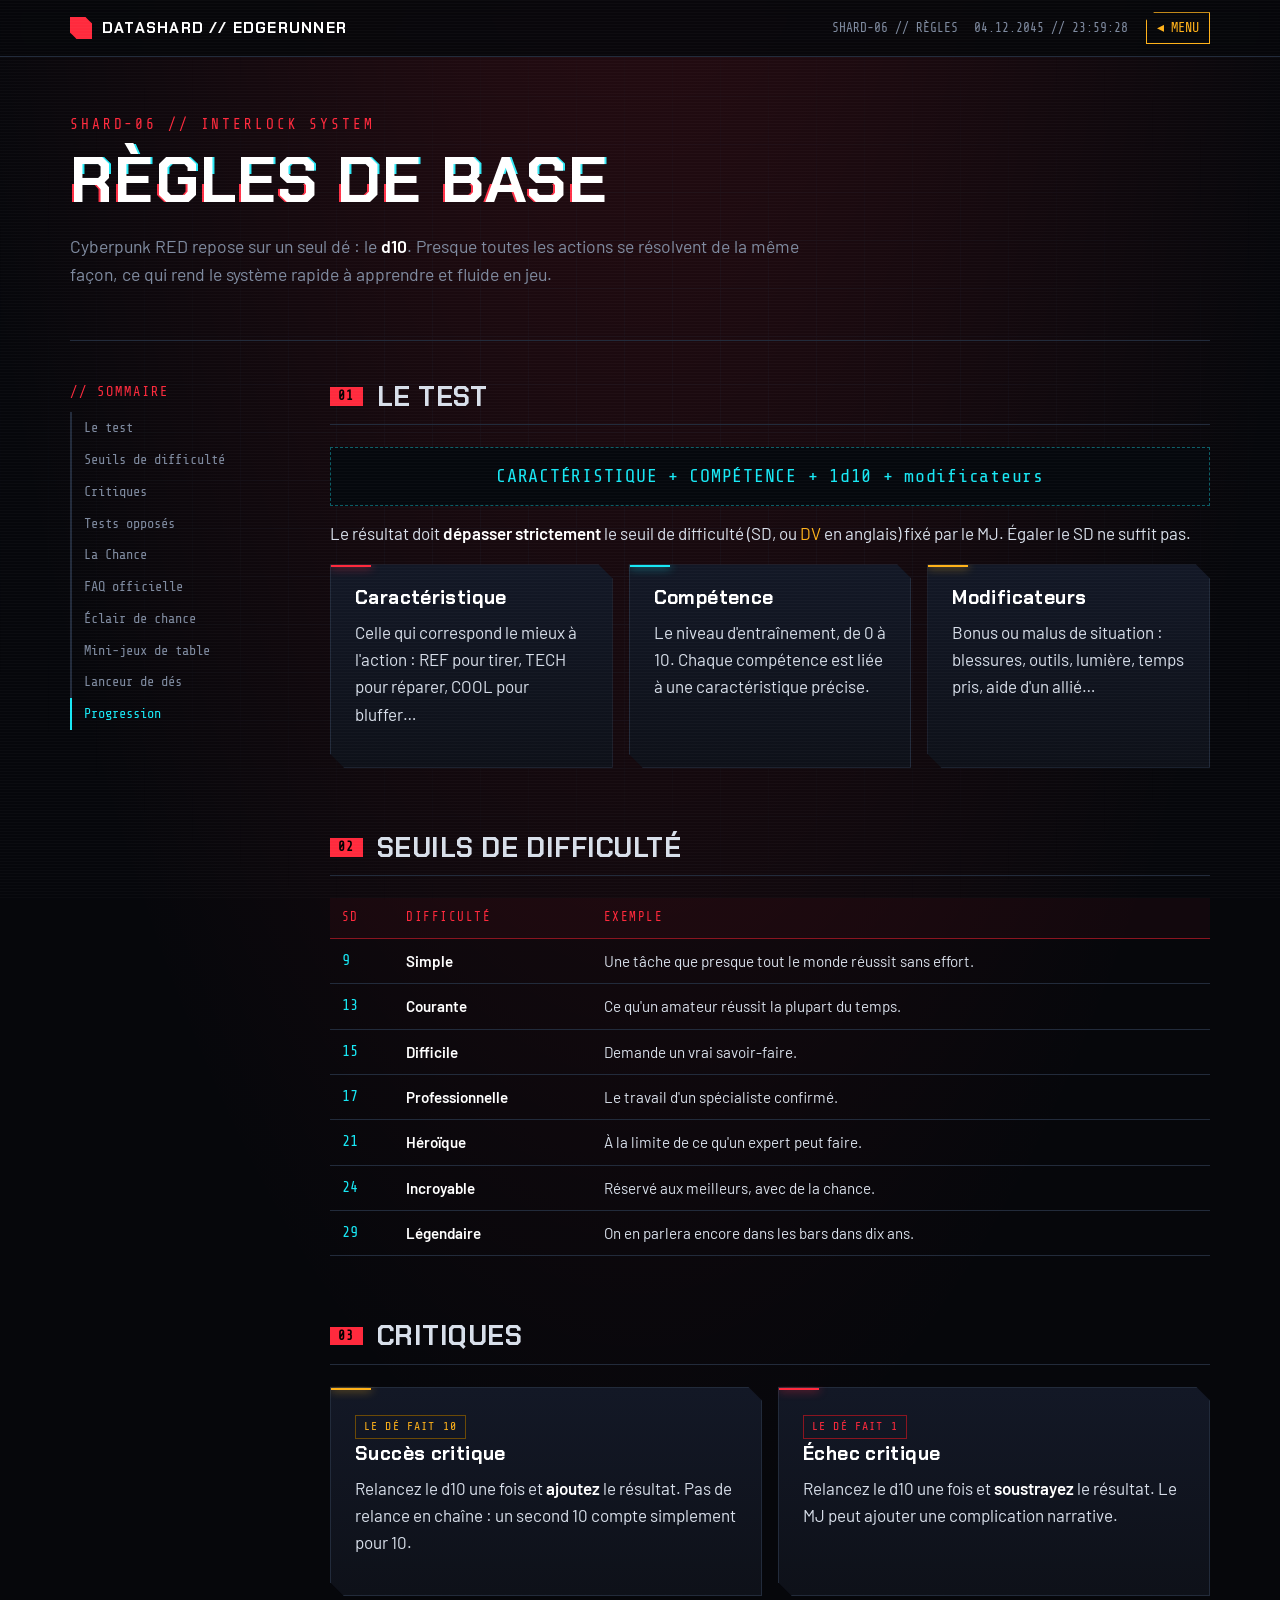
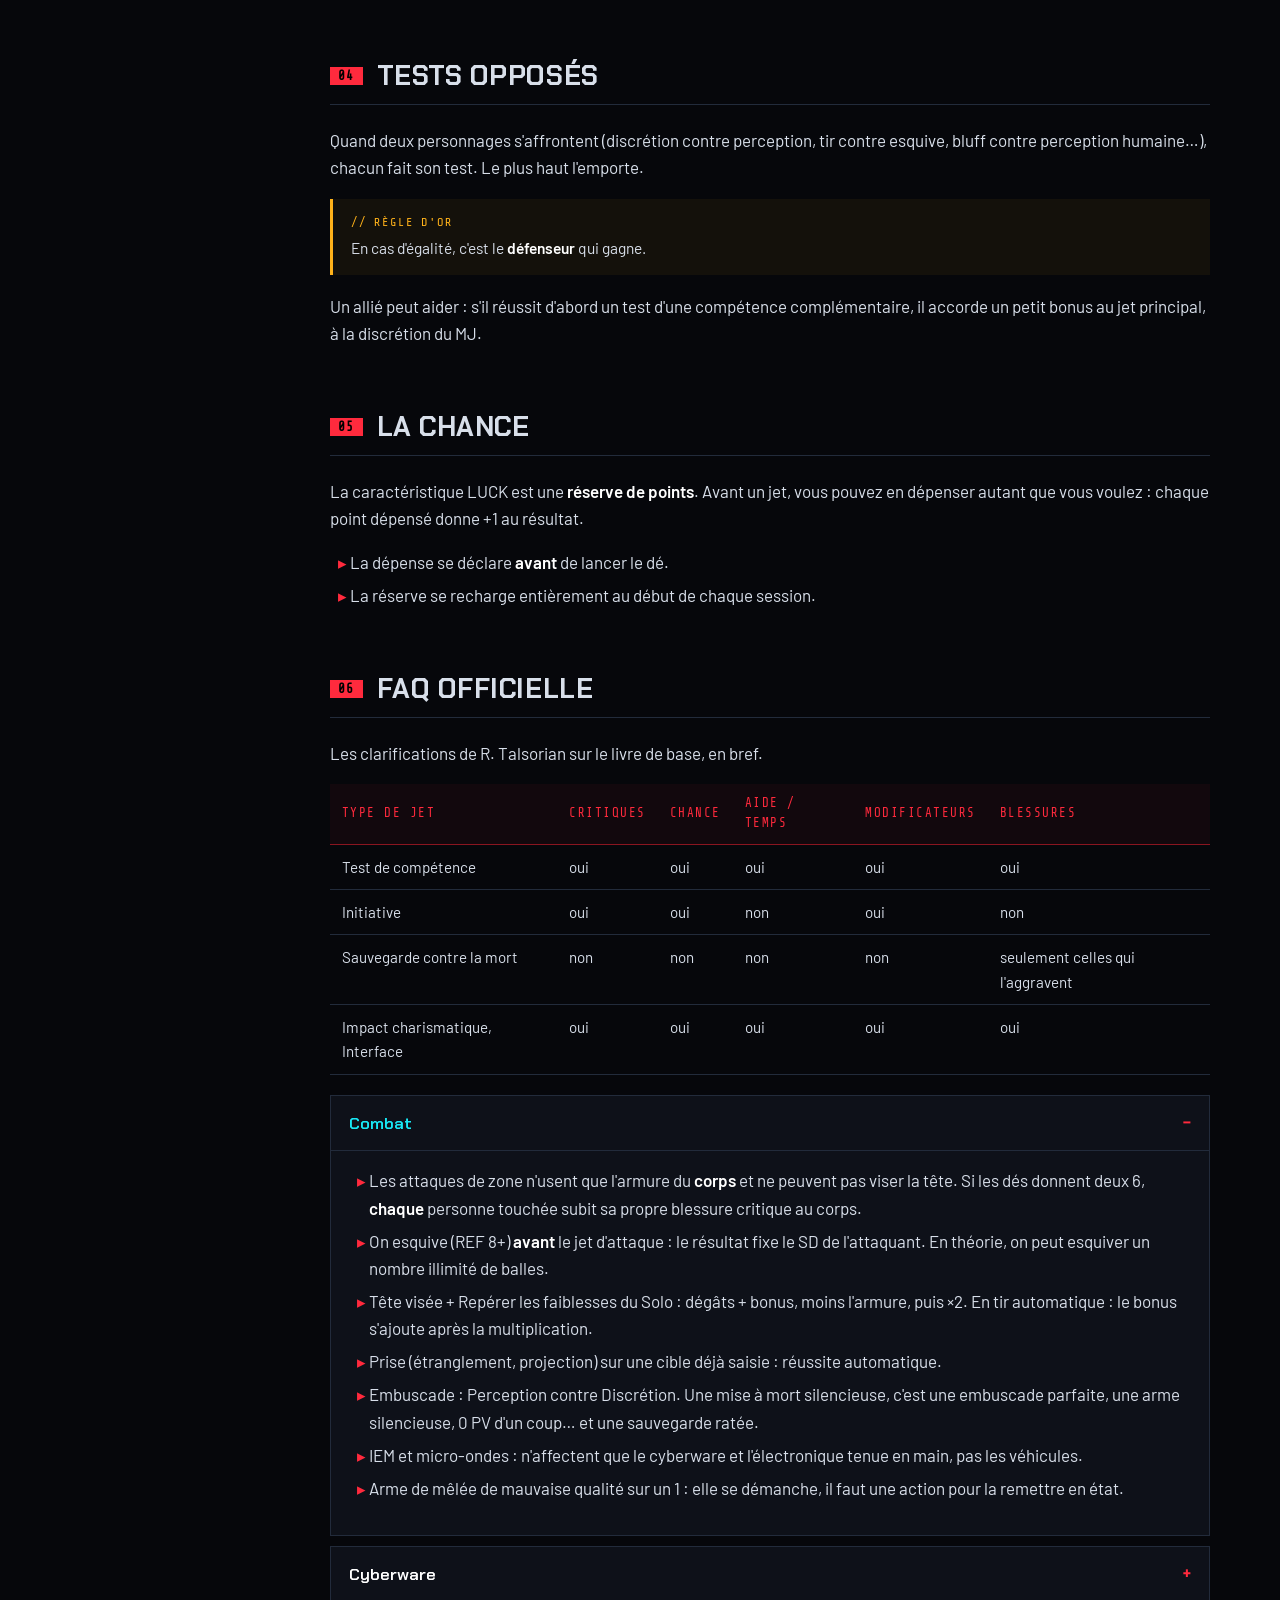
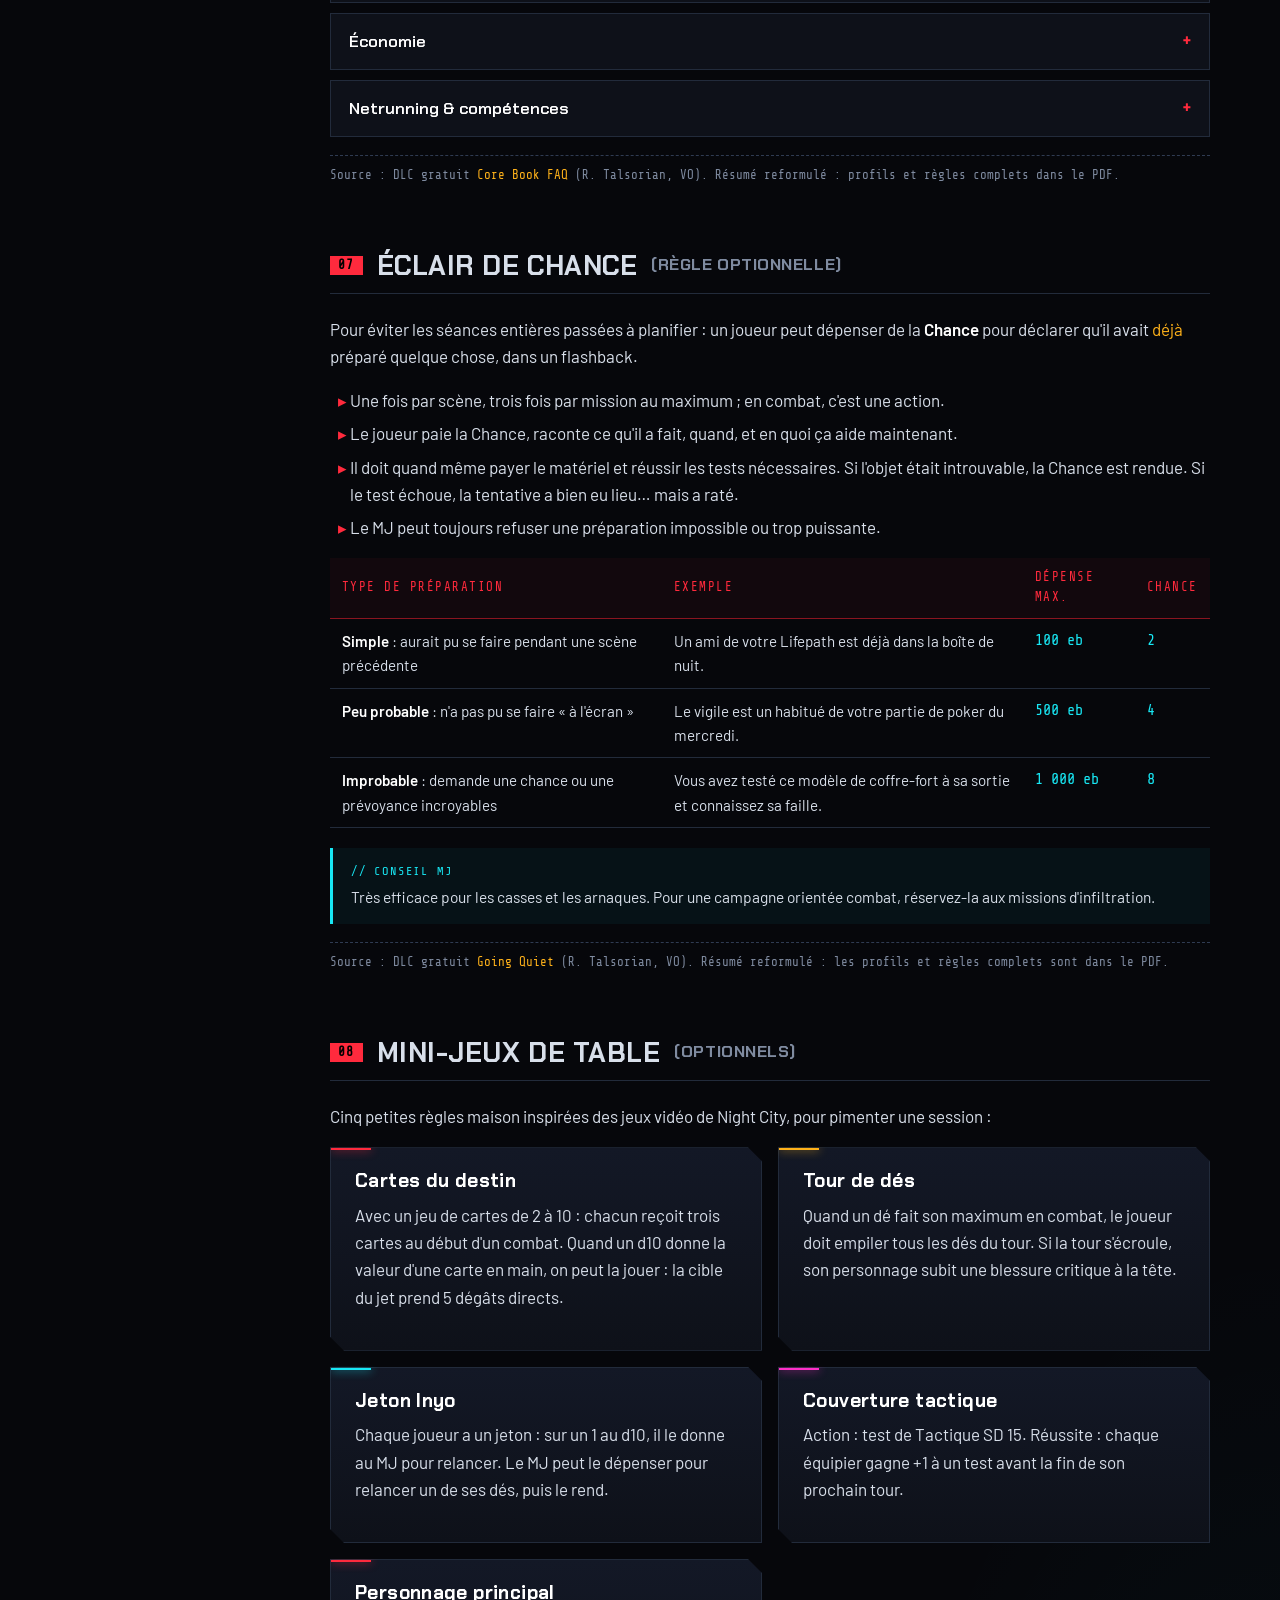
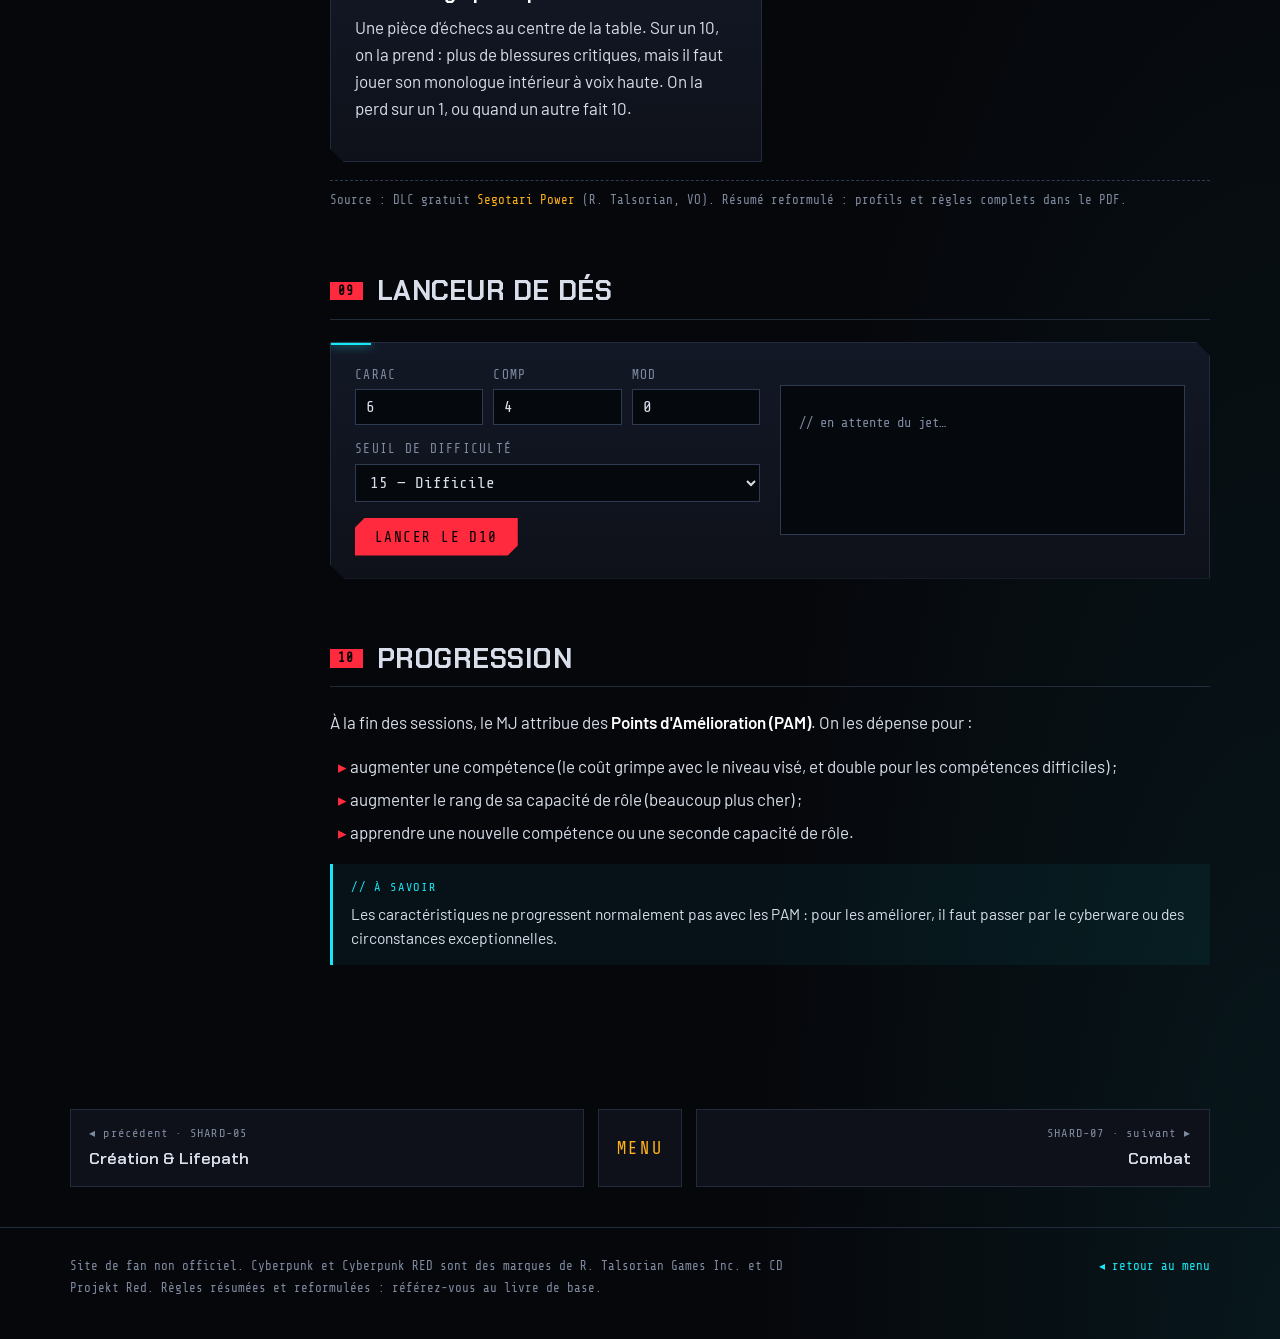
<file: regles.html>
<!DOCTYPE html>
<html lang="fr">
<head>
  <meta charset="UTF-8">
  <meta name="viewport" content="width=device-width, initial-scale=1.0">
  <title>Règles de base — Datashard</title>
  <link rel="stylesheet" href="assets/style.css?v=202611210145">
</head>
<body>

<header class="hud">
  <div class="wrap">
    <a class="hud-logo" href="index.html"><span class="chip"></span>Datashard // Edgerunner</a>
    <div class="hud-status">
      <span class="hide-sm">SHARD-06 // RÈGLES</span>
      <span data-clock>--.--.2045 // --:--:--</span>
    </div>
    <a class="hud-back" href="index.html">◂ MENU</a>
  </div>
</header>

<main class="wrap">
  <div class="page-head">
    <div class="code">SHARD-06 // INTERLOCK SYSTEM</div>
    <h1 class="glitch" data-text="Règles de base">Règles de base</h1>
    <p class="lede">Cyberpunk RED repose sur un seul dé : le <strong>d10</strong>. Presque toutes les actions se résolvent de la même façon, ce qui rend le système rapide à apprendre et fluide en jeu.</p>
  </div>

  <div class="layout">
    <aside class="toc">
      <div class="toc-title">// SOMMAIRE</div>
      <a href="#test">Le test</a>
      <a href="#sd">Seuils de difficulté</a>
      <a href="#critiques">Critiques</a>
      <a href="#oppose">Tests opposés</a>
      <a href="#chance">La Chance</a>
      <a href="#faq">FAQ officielle</a>
      <a href="#eclair">Éclair de chance</a>
      <a href="#minijeux">Mini-jeux de table</a>
      <a href="#des">Lanceur de dés</a>
      <a href="#progression">Progression</a>
    </aside>

    <div>
      <section class="block" id="test">
        <h2 data-idx="01">Le test</h2>
        <div class="formula">CARACTÉRISTIQUE + COMPÉTENCE + 1d10 + modificateurs</div>
        <p>Le résultat doit <strong>dépasser strictement</strong> le seuil de difficulté (SD, ou <em>DV</em> en anglais) fixé par le MJ. Égaler le SD ne suffit pas.</p>
        <div class="grid g3">
          <div class="panel"><h3>Caractéristique</h3><p>Celle qui correspond le mieux à l'action : REF pour tirer, TECH pour réparer, COOL pour bluffer…</p></div>
          <div class="panel cyan"><h3>Compétence</h3><p>Le niveau d'entraînement, de 0 à 10. Chaque compétence est liée à une caractéristique précise.</p></div>
          <div class="panel amber"><h3>Modificateurs</h3><p>Bonus ou malus de situation : blessures, outils, lumière, temps pris, aide d'un allié…</p></div>
        </div>
      </section>

      <section class="block" id="sd">
        <h2 data-idx="02">Seuils de difficulté</h2>
        <div class="table-wrap">
          <table>
            <thead><tr><th>SD</th><th>Difficulté</th><th>Exemple</th></tr></thead>
            <tbody>
              <tr><td class="num">9</td><td><strong>Simple</strong></td><td>Une tâche que presque tout le monde réussit sans effort.</td></tr>
              <tr><td class="num">13</td><td><strong>Courante</strong></td><td>Ce qu'un amateur réussit la plupart du temps.</td></tr>
              <tr><td class="num">15</td><td><strong>Difficile</strong></td><td>Demande un vrai savoir-faire.</td></tr>
              <tr><td class="num">17</td><td><strong>Professionnelle</strong></td><td>Le travail d'un spécialiste confirmé.</td></tr>
              <tr><td class="num">21</td><td><strong>Héroïque</strong></td><td>À la limite de ce qu'un expert peut faire.</td></tr>
              <tr><td class="num">24</td><td><strong>Incroyable</strong></td><td>Réservé aux meilleurs, avec de la chance.</td></tr>
              <tr><td class="num">29</td><td><strong>Légendaire</strong></td><td>On en parlera encore dans les bars dans dix ans.</td></tr>
            </tbody>
          </table>
        </div>
      </section>

      <section class="block" id="critiques">
        <h2 data-idx="03">Critiques</h2>
        <div class="grid g2">
          <div class="panel amber">
            <span class="tag amber">Le dé fait 10</span>
            <h3>Succès critique</h3>
            <p>Relancez le d10 une fois et <strong>ajoutez</strong> le résultat. Pas de relance en chaîne : un second 10 compte simplement pour 10.</p>
          </div>
          <div class="panel">
            <span class="tag red">Le dé fait 1</span>
            <h3>Échec critique</h3>
            <p>Relancez le d10 une fois et <strong>soustrayez</strong> le résultat. Le MJ peut ajouter une complication narrative.</p>
          </div>
        </div>
      </section>

      <section class="block" id="oppose">
        <h2 data-idx="04">Tests opposés</h2>
        <p>Quand deux personnages s'affrontent (discrétion contre perception, tir contre esquive, bluff contre perception humaine…), chacun fait son test. Le plus haut l'emporte.</p>
        <div class="callout">
          <span class="label">// RÈGLE D'OR</span>
          En cas d'égalité, c'est le <strong>défenseur</strong> qui gagne.
        </div>
        <p>Un allié peut aider : s'il réussit d'abord un test d'une compétence complémentaire, il accorde un petit bonus au jet principal, à la discrétion du MJ.</p>
      </section>

      <section class="block" id="chance">
        <h2 data-idx="05">La Chance</h2>
        <p>La caractéristique LUCK est une <strong>réserve de points</strong>. Avant un jet, vous pouvez en dépenser autant que vous voulez : chaque point dépensé donne +1 au résultat.</p>
        <ul class="list">
          <li>La dépense se déclare <strong>avant</strong> de lancer le dé.</li>
          <li>La réserve se recharge entièrement au début de chaque session.</li>
        </ul>
      </section>

      <section class="block" id="faq">
        <h2 data-idx="06">FAQ officielle</h2>
        <p>Les clarifications de R. Talsorian sur le livre de base, en bref.</p>
        <div class="table-wrap"><table><thead><tr><th>Type de jet</th><th>Critiques</th><th>Chance</th><th>Aide / temps</th><th>Modificateurs</th><th>Blessures</th></tr></thead><tbody>
<tr><td>Test de compétence</td><td>oui</td><td>oui</td><td>oui</td><td>oui</td><td>oui</td></tr>
<tr><td>Initiative</td><td>oui</td><td>oui</td><td>non</td><td>oui</td><td>non</td></tr>
<tr><td>Sauvegarde contre la mort</td><td>non</td><td>non</td><td>non</td><td>non</td><td>seulement celles qui l'aggravent</td></tr>
<tr><td>Impact charismatique, Interface</td><td>oui</td><td>oui</td><td>oui</td><td>oui</td><td>oui</td></tr>
</tbody></table></div>
        <details class="acc" open><summary>Combat</summary><div class="acc-body"><ul class="list">
          <li>Les attaques de zone n'usent que l'armure du <strong>corps</strong> et ne peuvent pas viser la tête. Si les dés donnent deux 6, <strong>chaque</strong> personne touchée subit sa propre blessure critique au corps.</li>
          <li>On esquive (REF 8+) <strong>avant</strong> le jet d'attaque : le résultat fixe le SD de l'attaquant. En théorie, on peut esquiver un nombre illimité de balles.</li>
          <li>Tête visée + Repérer les faiblesses du Solo : dégâts + bonus, moins l'armure, puis ×2. En tir automatique : le bonus s'ajoute après la multiplication.</li>
          <li>Prise (étranglement, projection) sur une cible déjà saisie : réussite automatique.</li>
          <li>Embuscade : Perception contre Discrétion. Une mise à mort silencieuse, c'est une embuscade parfaite, une arme silencieuse, 0 PV d'un coup… et une sauvegarde ratée.</li>
          <li>IEM et micro-ondes : n'affectent que le cyberware et l'électronique tenue en main, pas les véhicules.</li>
          <li>Arme de mêlée de mauvaise qualité sur un 1 : elle se démanche, il faut une action pour la remettre en état.</li>
        </ul></div></details>
        <details class="acc"><summary>Cyberware</summary><div class="acc-body"><ul class="list">
          <li>Les 7 emplacements sans support s'entendent <strong>par catégorie</strong> (7 de mode, 7 internes…).</li>
          <li>Désinstaller puis réinstaller un implant sans thérapie entre les deux refait perdre l'Humanité (sauf chipware et monture rapide). Rattacher un membre arraché, non.</li>
          <li>Pas de cyberarmes en version mauvaise ou excellente : faites-les améliorer par un Tech. Une arme escamotable peut recevoir n'importe quelle arme de mêlée.</li>
          <li>Un exosquelette implanté touché par une IEM : BODY et sauvegarde reviennent à la normale, les PV restent.</li>
        </ul></div></details>
        <details class="acc"><summary>Économie</summary><div class="acc-body"><ul class="list">
          <li>Sans Fixer ni Night Market : on peut acheter tout ce qui coûte 100 eb ou moins.</li>
          <li>Un Fixer peut sourcer jusqu'à 500 eb au rang 3, 1 000 au rang 7, 5 000 au rang 9, tout au rang 10. Dans un Night Market qu'il a organisé (rang 5+) : tout, une fois par mois.</li>
          <li>Revendre : un objet qui fonctionne vaut son prix. Un Fixer négocie (Commerce opposé) et rachète 10 à 20 % moins cher ; on peut aussi passer en dépôt-vente ou faire du troc.</li>
          <li>Le mode de vie Kibble est le plus restrictif : tout extra (verre, taxi, vrai repas) se paie à part.</li>
        </ul></div></details>
        <details class="acc"><summary>Netrunning &amp; compétences</summary><div class="acc-body"><ul class="list">
          <li>Point d'accès : n'importe quel appareil relié à l'architecture. Liaison sans fil à 6 m maximum, coupée par les murs.</li>
          <li>L'architecture ne se réinitialise que quand tous les netrunners se sont déconnectés. Le Black ICE anti-personnel ne réagit qu'aux netrunners, l'anti-programme à tout programme ennemi.</li>
          <li>Pour pirater un Agent, ce n'est pas du netrunning : voir <a href="netrunning.html#agents">Pirater un Agent</a>.</li>
          <li>Chaque spécialité (langue, art martial, science…) s'achète comme une compétence séparée.</li>
          <li>Réparer une armure : Technique de base. Un Tech fabrique drogues, poisons et explosifs en Technique de base, programmes et matériel de deck en Électronique/Sécurité.</li>
        </ul></div></details>
        <p class="dlc-src">Source : DLC gratuit <a href="https://rtalsoriangames.com/wp-content/uploads/2021/07/RTG-CPR-CoreBookFAQv1.3.pdf" target="_blank" rel="noopener"><em>Core Book FAQ</em></a> (R. Talsorian, VO). Résumé reformulé : profils et règles complets dans le PDF.</p>
      </section>

      <section class="block" id="eclair">
        <h2 data-idx="07">Éclair de chance <small style="font-size:.6em;color:var(--muted)">(règle optionnelle)</small></h2>
        <p>Pour éviter les séances entières passées à planifier : un joueur peut dépenser de la <strong>Chance</strong> pour déclarer qu'il avait <em>déjà</em> préparé quelque chose, dans un flashback.</p>
        <ul class="list">
          <li>Une fois par scène, trois fois par mission au maximum ; en combat, c'est une action.</li>
          <li>Le joueur paie la Chance, raconte ce qu'il a fait, quand, et en quoi ça aide maintenant.</li>
          <li>Il doit quand même payer le matériel et réussir les tests nécessaires. Si l'objet était introuvable, la Chance est rendue. Si le test échoue, la tentative a bien eu lieu… mais a raté.</li>
          <li>Le MJ peut toujours refuser une préparation impossible ou trop puissante.</li>
        </ul>
        <div class="table-wrap">
          <table>
            <thead><tr><th>Type de préparation</th><th>Exemple</th><th>Dépense max.</th><th>Chance</th></tr></thead>
            <tbody>
              <tr><td><strong>Simple</strong> : aurait pu se faire pendant une scène précédente</td><td>Un ami de votre Lifepath est déjà dans la boîte de nuit.</td><td class="num">100 eb</td><td class="num">2</td></tr>
              <tr><td><strong>Peu probable</strong> : n'a pas pu se faire « à l'écran »</td><td>Le vigile est un habitué de votre partie de poker du mercredi.</td><td class="num">500 eb</td><td class="num">4</td></tr>
              <tr><td><strong>Improbable</strong> : demande une chance ou une prévoyance incroyables</td><td>Vous avez testé ce modèle de coffre-fort à sa sortie et connaissez sa faille.</td><td class="num">1 000 eb</td><td class="num">8</td></tr>
            </tbody>
          </table>
        </div>
        <div class="callout cyan">
          <span class="label">// CONSEIL MJ</span>
          Très efficace pour les casses et les arnaques. Pour une campagne orientée combat, réservez-la aux missions d'infiltration.
        </div>
        <p class="dlc-src">Source : DLC gratuit <a href="https://rtalsoriangames.com/wp-content/uploads/2025/07/RTG-CPR-DLC-GoingQuietv1.1.pdf" target="_blank" rel="noopener"><em>Going Quiet</em></a> (R. Talsorian, VO). Résumé reformulé : les profils et règles complets sont dans le PDF.</p>
      </section>

      <section class="block" id="minijeux">
        <h2 data-idx="08">Mini-jeux de table <small style="font-size:.6em;color:var(--muted)">(optionnels)</small></h2>
        <p>Cinq petites règles maison inspirées des jeux vidéo de Night City, pour pimenter une session :</p>
        <div class="grid g2">
          <div class="panel"><h3>Cartes du destin</h3><p>Avec un jeu de cartes de 2 à 10 : chacun reçoit trois cartes au début d'un combat. Quand un d10 donne la valeur d'une carte en main, on peut la jouer : la cible du jet prend 5 dégâts directs.</p></div>
          <div class="panel amber"><h3>Tour de dés</h3><p>Quand un dé fait son maximum en combat, le joueur doit empiler tous les dés du tour. Si la tour s'écroule, son personnage subit une blessure critique à la tête.</p></div>
          <div class="panel cyan"><h3>Jeton Inyo</h3><p>Chaque joueur a un jeton : sur un 1 au d10, il le donne au MJ pour relancer. Le MJ peut le dépenser pour relancer un de ses dés, puis le rend.</p></div>
          <div class="panel magenta"><h3>Couverture tactique</h3><p>Action : test de Tactique SD 15. Réussite : chaque équipier gagne +1 à un test avant la fin de son prochain tour.</p></div>
          <div class="panel"><h3>Personnage principal</h3><p>Une pièce d'échecs au centre de la table. Sur un 10, on la prend : plus de blessures critiques, mais il faut jouer son monologue intérieur à voix haute. On la perd sur un 1, ou quand un autre fait 10.</p></div>
        </div>
        <p class="dlc-src">Source : DLC gratuit <a href="https://rtalsoriangames.com/wp-content/uploads/2025/10/RTG-CPR-DLC-SegotariPowerv1.11.pdf" target="_blank" rel="noopener"><em>Segotari Power</em></a> (R. Talsorian, VO). Résumé reformulé : profils et règles complets dans le PDF.</p>
      </section>

      <section class="block" id="des">
        <h2 data-idx="09">Lanceur de dés</h2>
        <div class="panel cyan" data-dice>
          <div class="dice">
            <div>
              <div class="fields">
                <div><label for="d-stat">CARAC</label><input id="d-stat" name="stat" type="number" min="0" max="10" value="6"></div>
                <div><label for="d-skill">COMP</label><input id="d-skill" name="skill" type="number" min="0" max="10" value="4"></div>
                <div><label for="d-mod">MOD</label><input id="d-mod" name="mod" type="number" min="-10" max="10" value="0"></div>
              </div>
              <label for="d-dv">SEUIL DE DIFFICULTÉ</label>
              <select id="d-dv" name="dv">
                <option value="9">9 — Simple</option>
                <option value="13">13 — Courante</option>
                <option value="15" selected>15 — Difficile</option>
                <option value="17">17 — Professionnelle</option>
                <option value="21">21 — Héroïque</option>
                <option value="24">24 — Incroyable</option>
                <option value="29">29 — Légendaire</option>
              </select>
              <div style="margin-top:16px"><button class="btn" data-roll>Lancer le d10</button></div>
            </div>
            <div class="dice-out" data-out aria-live="polite">
              <div class="detail">// en attente du jet…</div>
            </div>
          </div>
        </div>
      </section>

      <section class="block" id="progression">
        <h2 data-idx="10">Progression</h2>
        <p>À la fin des sessions, le MJ attribue des <strong>Points d'Amélioration (PAM)</strong>. On les dépense pour :</p>
        <ul class="list">
          <li>augmenter une compétence (le coût grimpe avec le niveau visé, et double pour les compétences difficiles) ;</li>
          <li>augmenter le rang de sa capacité de rôle (beaucoup plus cher) ;</li>
          <li>apprendre une nouvelle compétence ou une seconde capacité de rôle.</li>
        </ul>
        <div class="callout cyan">
          <span class="label">// À SAVOIR</span>
          Les caractéristiques ne progressent normalement pas avec les PAM : pour les améliorer, il faut passer par le cyberware ou des circonstances exceptionnelles.
        </div>
      </section>
    </div>
  </div>
</main>

<nav class="pager wrap" aria-label="Navigation entre modules">
  <a class="p-prev" href="creation.html"><span class="p-lab">◂ précédent · SHARD-05</span><span class="p-title">Création &amp; Lifepath</span></a>
  <a class="p-menu" href="index.html">MENU</a>
  <a class="p-next" href="combat.html"><span class="p-lab">SHARD-07 · suivant ▸</span><span class="p-title">Combat</span></a>
</nav>




<footer class="foot">
  <div class="wrap">
    <div class="legal">Site de fan non officiel. Cyberpunk et Cyberpunk RED sont des marques de R. Talsorian Games Inc. et CD Projekt Red. Règles résumées et reformulées : référez-vous au livre de base.</div>
    <div><a href="index.html">◂ retour au menu</a></div>
  </div>
</footer>

<script src="assets/app.js?v=202611210145"></script>
</body>
</html>
</file>
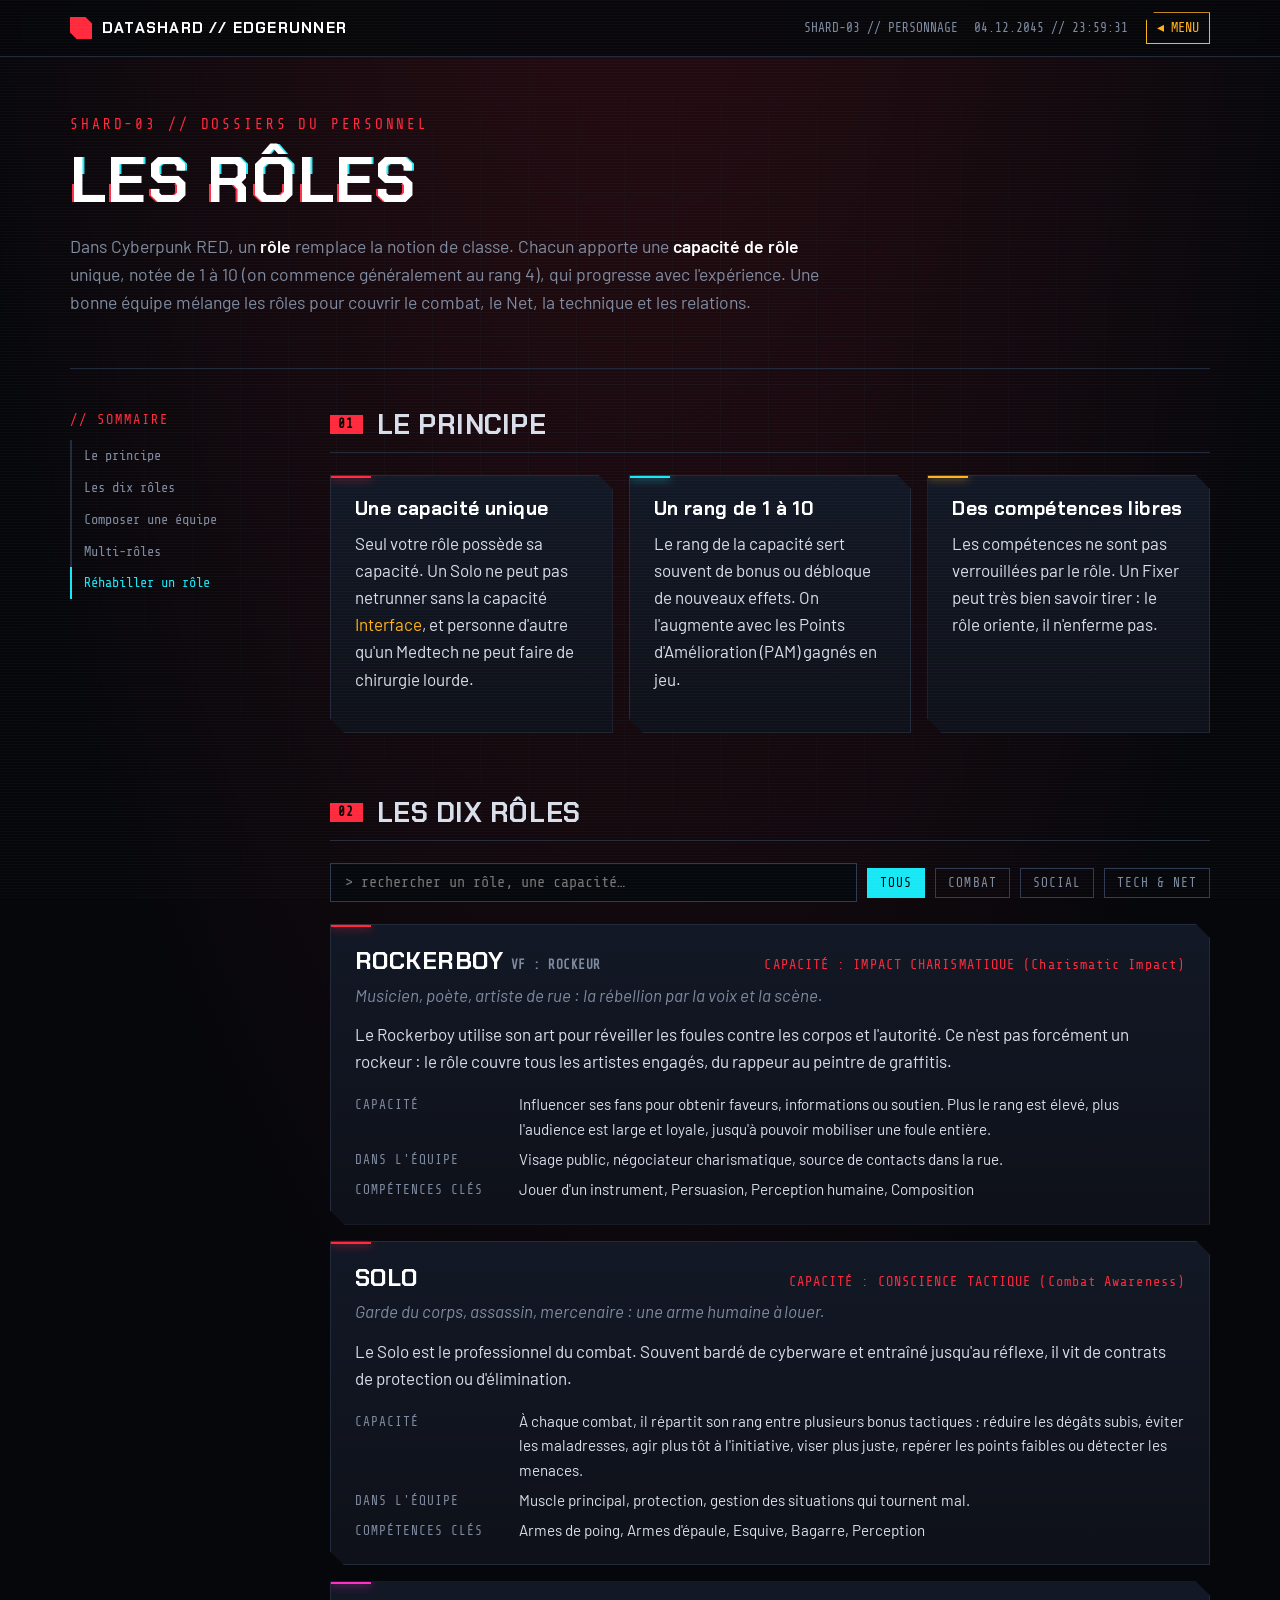
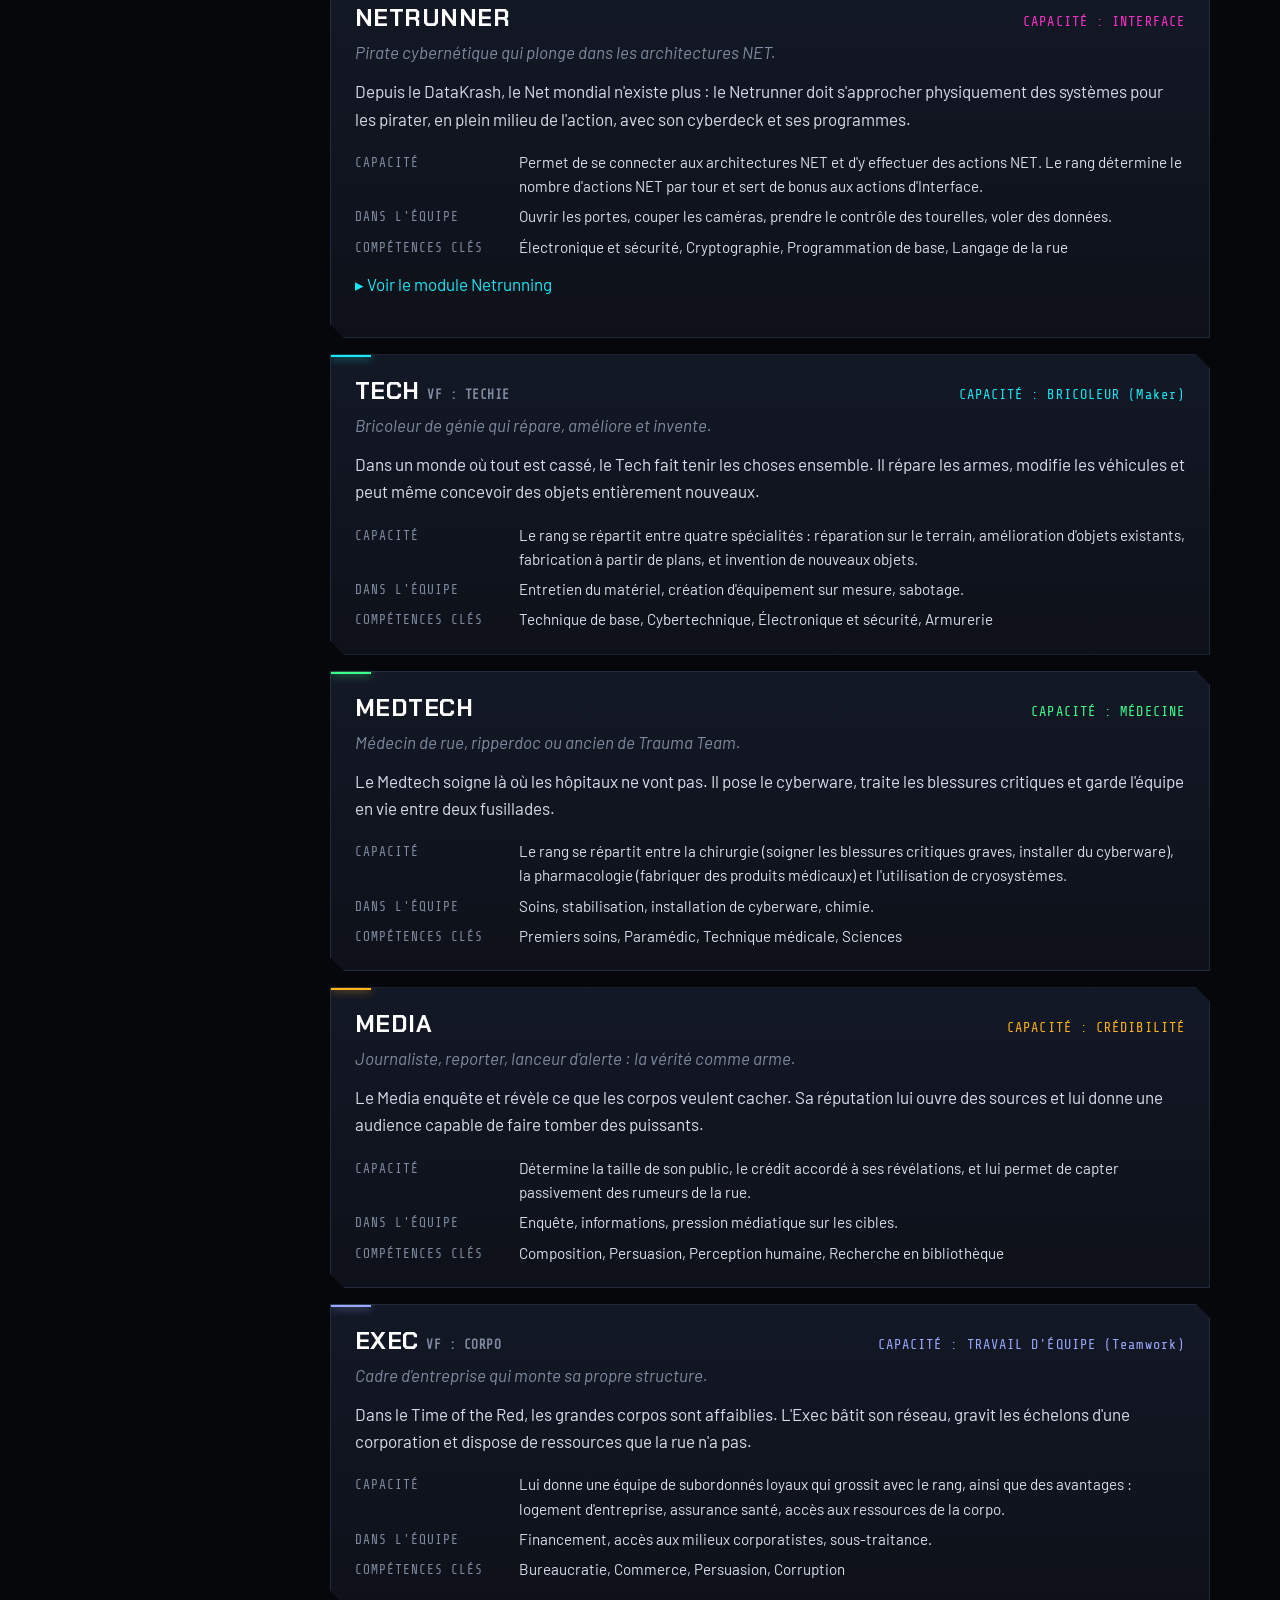
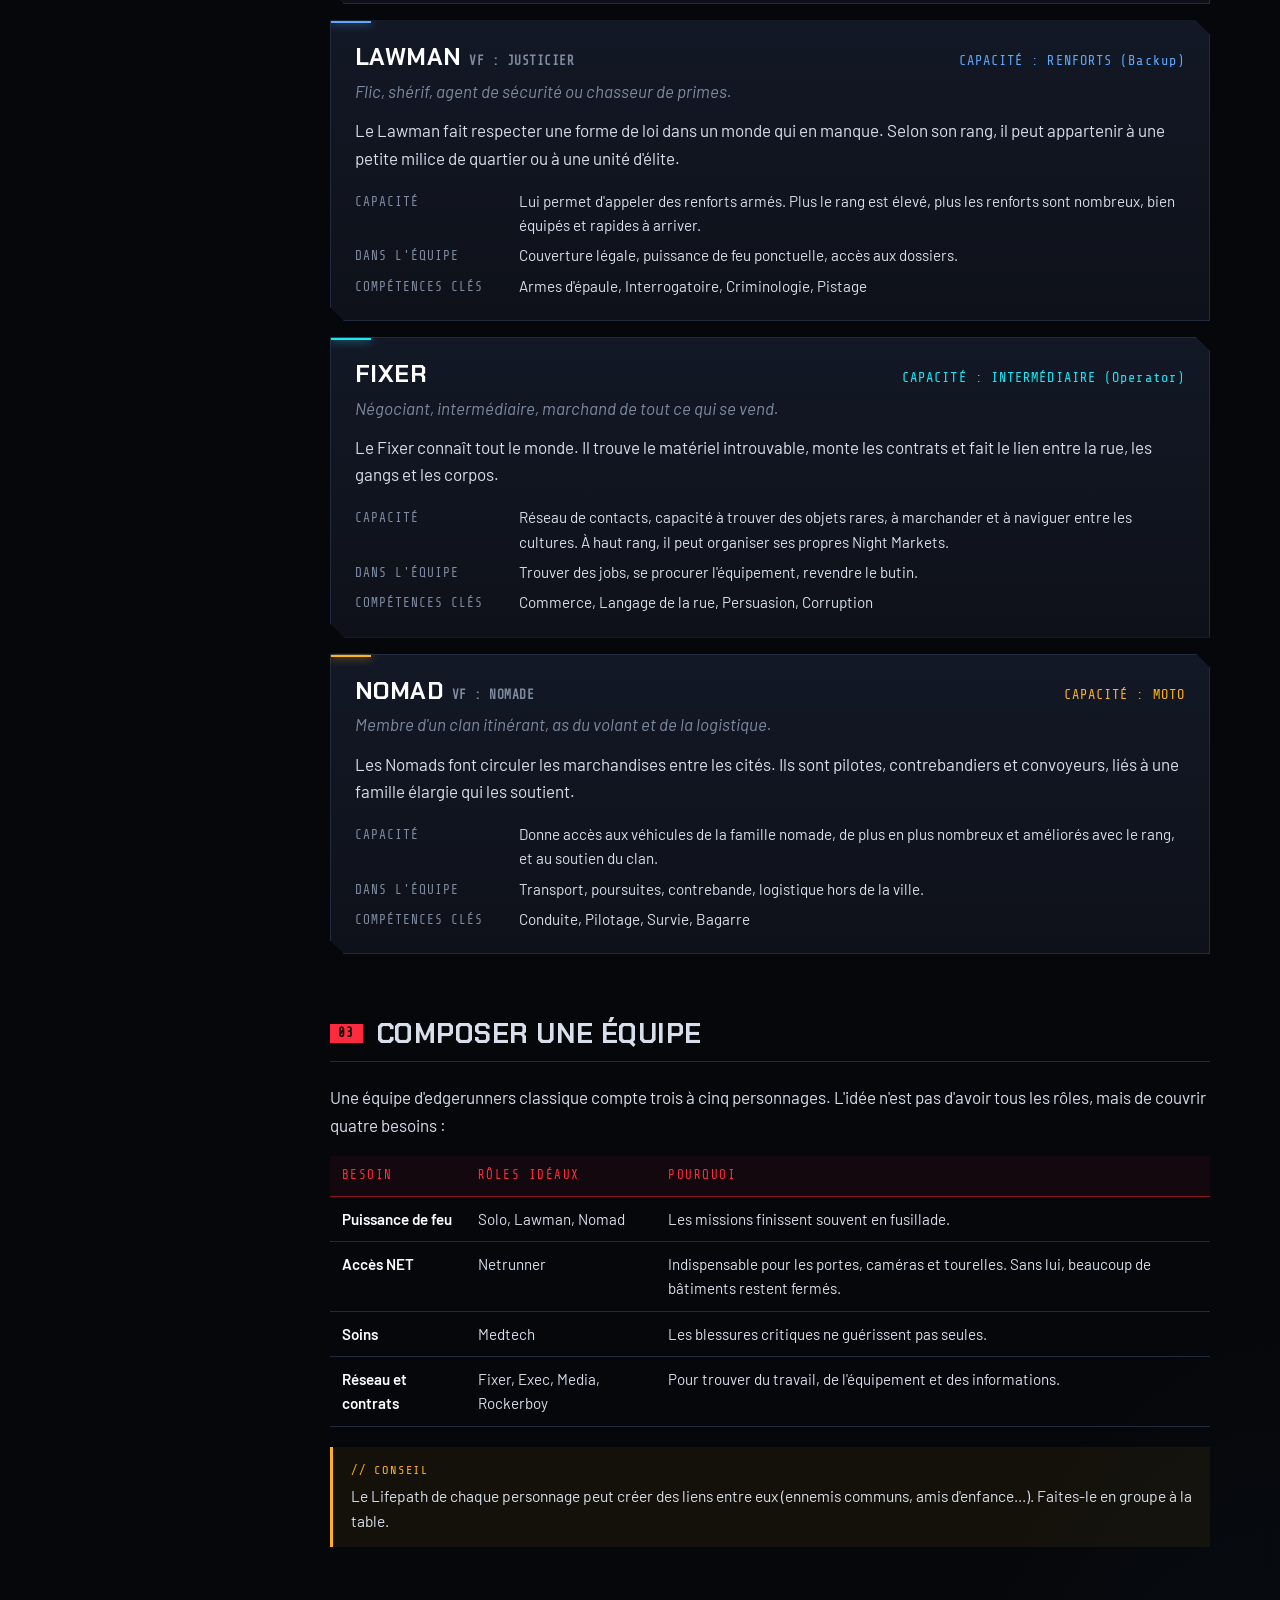
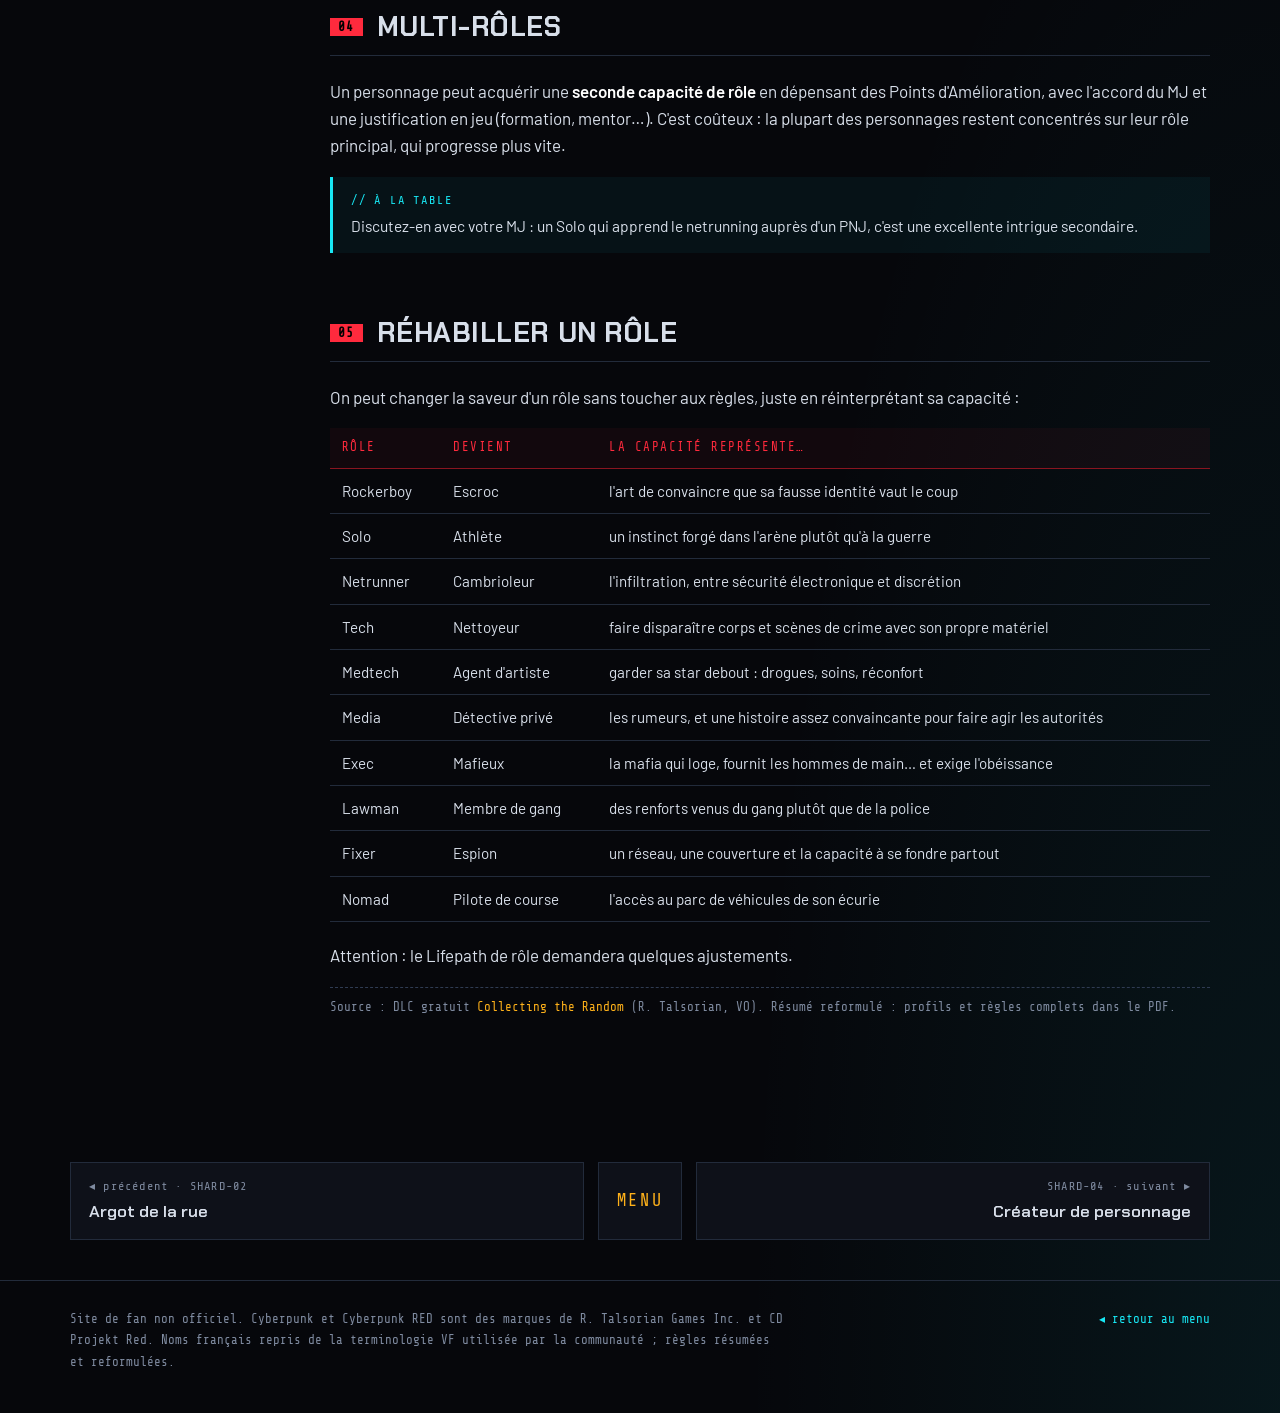
<file: roles.html>
<!DOCTYPE html>
<html lang="fr">
<head>
  <meta charset="UTF-8">
  <meta name="viewport" content="width=device-width, initial-scale=1.0">
  <title>Les Rôles — Datashard</title>
  <link rel="stylesheet" href="assets/style.css?v=202611210145">
</head>
<body>

<header class="hud">
  <div class="wrap">
    <a class="hud-logo" href="index.html"><span class="chip"></span>Datashard // Edgerunner</a>
    <div class="hud-status">
      <span class="hide-sm">SHARD-03 // PERSONNAGE</span>
      <span data-clock>--.--.2045 // --:--:--</span>
    </div>
    <a class="hud-back" href="index.html">◂ MENU</a>
  </div>
</header>

<main class="wrap">
  <div class="page-head">
    <div class="code">SHARD-03 // DOSSIERS DU PERSONNEL</div>
    <h1 class="glitch" data-text="Les Rôles">Les Rôles</h1>
    <p class="lede">Dans Cyberpunk RED, un <strong>rôle</strong> remplace la notion de classe. Chacun apporte une <strong>capacité de rôle</strong> unique, notée de 1 à 10 (on commence généralement au rang 4), qui progresse avec l'expérience. Une bonne équipe mélange les rôles pour couvrir le combat, le Net, la technique et les relations.</p>
  </div>

  <div class="layout">
    <aside class="toc">
      <div class="toc-title">// SOMMAIRE</div>
      <a href="#principe">Le principe</a>
      <a href="#liste">Les dix rôles</a>
      <a href="#equipe">Composer une équipe</a>
      <a href="#multi">Multi-rôles</a>
      <a href="#reskin">Réhabiller un rôle</a>
    </aside>

    <div>
      <section class="block" id="principe">
        <h2 data-idx="01">Le principe</h2>
        <div class="grid g3">
          <div class="panel">
            <h3>Une capacité unique</h3>
            <p>Seul votre rôle possède sa capacité. Un Solo ne peut pas netrunner sans la capacité <em>Interface</em>, et personne d'autre qu'un Medtech ne peut faire de chirurgie lourde.</p>
          </div>
          <div class="panel cyan">
            <h3>Un rang de 1 à 10</h3>
            <p>Le rang de la capacité sert souvent de bonus ou débloque de nouveaux effets. On l'augmente avec les Points d'Amélioration (PAM) gagnés en jeu.</p>
          </div>
          <div class="panel amber">
            <h3>Des compétences libres</h3>
            <p>Les compétences ne sont pas verrouillées par le rôle. Un Fixer peut très bien savoir tirer : le rôle oriente, il n'enferme pas.</p>
          </div>
        </div>
      </section>

      <section class="block" id="liste" data-filter-scope>
        <h2 data-idx="02">Les dix rôles</h2>

        <div class="filterbar">
          <input class="search" type="search" placeholder="> rechercher un rôle, une capacité…" data-filter-search aria-label="Rechercher">
          <button class="chip-btn on" data-filter-chip="all">Tous</button>
          <button class="chip-btn" data-filter-chip="combat">Combat</button>
          <button class="chip-btn" data-filter-chip="social">Social</button>
          <button class="chip-btn" data-filter-chip="tech">Tech &amp; Net</button>
        </div>

        <article class="panel role-card" data-filter-item data-tags="social">
          <div class="role-head">
            <h3>Rockerboy <small class="mono" style="color:var(--muted);font-size:.8rem">VF : Rockeur</small></h3>
            <span class="ability">CAPACITÉ : IMPACT CHARISMATIQUE (Charismatic Impact)</span>
          </div>
          <p class="quote">Musicien, poète, artiste de rue : la rébellion par la voix et la scène.</p>
          <p>Le Rockerboy utilise son art pour réveiller les foules contre les corpos et l'autorité. Ce n'est pas forcément un rockeur : le rôle couvre tous les artistes engagés, du rappeur au peintre de graffitis.</p>
          <dl>
            <dt>Capacité</dt><dd>Influencer ses fans pour obtenir faveurs, informations ou soutien. Plus le rang est élevé, plus l'audience est large et loyale, jusqu'à pouvoir mobiliser une foule entière.</dd>
            <dt>Dans l'équipe</dt><dd>Visage public, négociateur charismatique, source de contacts dans la rue.</dd>
            <dt>Compétences clés</dt><dd>Jouer d'un instrument, Persuasion, Perception humaine, Composition</dd>
          </dl>
        </article>

        <article class="panel role-card" data-filter-item data-tags="combat" style="--accent: var(--red)">
          <div class="role-head">
            <h3>Solo</h3>
            <span class="ability">CAPACITÉ : CONSCIENCE TACTIQUE (Combat Awareness)</span>
          </div>
          <p class="quote">Garde du corps, assassin, mercenaire : une arme humaine à louer.</p>
          <p>Le Solo est le professionnel du combat. Souvent bardé de cyberware et entraîné jusqu'au réflexe, il vit de contrats de protection ou d'élimination.</p>
          <dl>
            <dt>Capacité</dt><dd>À chaque combat, il répartit son rang entre plusieurs bonus tactiques : réduire les dégâts subis, éviter les maladresses, agir plus tôt à l'initiative, viser plus juste, repérer les points faibles ou détecter les menaces.</dd>
            <dt>Dans l'équipe</dt><dd>Muscle principal, protection, gestion des situations qui tournent mal.</dd>
            <dt>Compétences clés</dt><dd>Armes de poing, Armes d'épaule, Esquive, Bagarre, Perception</dd>
          </dl>
        </article>

        <article class="panel role-card magenta" data-filter-item data-tags="tech" style="--accent: var(--magenta)">
          <div class="role-head">
            <h3>Netrunner</h3>
            <span class="ability" style="color: var(--magenta)">CAPACITÉ : INTERFACE</span>
          </div>
          <p class="quote">Pirate cybernétique qui plonge dans les architectures NET.</p>
          <p>Depuis le DataKrash, le Net mondial n'existe plus : le Netrunner doit s'approcher physiquement des systèmes pour les pirater, en plein milieu de l'action, avec son cyberdeck et ses programmes.</p>
          <dl>
            <dt>Capacité</dt><dd>Permet de se connecter aux architectures NET et d'y effectuer des actions NET. Le rang détermine le nombre d'actions NET par tour et sert de bonus aux actions d'Interface.</dd>
            <dt>Dans l'équipe</dt><dd>Ouvrir les portes, couper les caméras, prendre le contrôle des tourelles, voler des données.</dd>
            <dt>Compétences clés</dt><dd>Électronique et sécurité, Cryptographie, Programmation de base, Langage de la rue</dd>
          </dl>
          <p style="margin-top:12px"><a href="netrunning.html">▸ Voir le module Netrunning</a></p>
        </article>

        <article class="panel role-card cyan" data-filter-item data-tags="tech" style="--accent: var(--cyan)">
          <div class="role-head">
            <h3>Tech <small class="mono" style="color:var(--muted);font-size:.8rem">VF : Techie</small></h3>
            <span class="ability" style="color: var(--cyan)">CAPACITÉ : BRICOLEUR (Maker)</span>
          </div>
          <p class="quote">Bricoleur de génie qui répare, améliore et invente.</p>
          <p>Dans un monde où tout est cassé, le Tech fait tenir les choses ensemble. Il répare les armes, modifie les véhicules et peut même concevoir des objets entièrement nouveaux.</p>
          <dl>
            <dt>Capacité</dt><dd>Le rang se répartit entre quatre spécialités : réparation sur le terrain, amélioration d'objets existants, fabrication à partir de plans, et invention de nouveaux objets.</dd>
            <dt>Dans l'équipe</dt><dd>Entretien du matériel, création d'équipement sur mesure, sabotage.</dd>
            <dt>Compétences clés</dt><dd>Technique de base, Cybertechnique, Électronique et sécurité, Armurerie</dd>
          </dl>
        </article>

        <article class="panel role-card" data-filter-item data-tags="tech" style="--accent: var(--green)">
          <div class="role-head">
            <h3>Medtech</h3>
            <span class="ability" style="color: var(--green)">CAPACITÉ : MÉDECINE</span>
          </div>
          <p class="quote">Médecin de rue, ripperdoc ou ancien de Trauma Team.</p>
          <p>Le Medtech soigne là où les hôpitaux ne vont pas. Il pose le cyberware, traite les blessures critiques et garde l'équipe en vie entre deux fusillades.</p>
          <dl>
            <dt>Capacité</dt><dd>Le rang se répartit entre la chirurgie (soigner les blessures critiques graves, installer du cyberware), la pharmacologie (fabriquer des produits médicaux) et l'utilisation de cryosystèmes.</dd>
            <dt>Dans l'équipe</dt><dd>Soins, stabilisation, installation de cyberware, chimie.</dd>
            <dt>Compétences clés</dt><dd>Premiers soins, Paramédic, Technique médicale, Sciences</dd>
          </dl>
        </article>

        <article class="panel role-card amber" data-filter-item data-tags="social" style="--accent: var(--amber)">
          <div class="role-head">
            <h3>Media</h3>
            <span class="ability" style="color: var(--amber)">CAPACITÉ : CRÉDIBILITÉ</span>
          </div>
          <p class="quote">Journaliste, reporter, lanceur d'alerte : la vérité comme arme.</p>
          <p>Le Media enquête et révèle ce que les corpos veulent cacher. Sa réputation lui ouvre des sources et lui donne une audience capable de faire tomber des puissants.</p>
          <dl>
            <dt>Capacité</dt><dd>Détermine la taille de son public, le crédit accordé à ses révélations, et lui permet de capter passivement des rumeurs de la rue.</dd>
            <dt>Dans l'équipe</dt><dd>Enquête, informations, pression médiatique sur les cibles.</dd>
            <dt>Compétences clés</dt><dd>Composition, Persuasion, Perception humaine, Recherche en bibliothèque</dd>
          </dl>
        </article>

        <article class="panel role-card" data-filter-item data-tags="social" style="--accent: #9aa8ff">
          <div class="role-head">
            <h3>Exec <small class="mono" style="color:var(--muted);font-size:.8rem">VF : Corpo</small></h3>
            <span class="ability" style="color:#9aa8ff">CAPACITÉ : TRAVAIL D'ÉQUIPE (Teamwork)</span>
          </div>
          <p class="quote">Cadre d'entreprise qui monte sa propre structure.</p>
          <p>Dans le Time of the Red, les grandes corpos sont affaiblies. L'Exec bâtit son réseau, gravit les échelons d'une corporation et dispose de ressources que la rue n'a pas.</p>
          <dl>
            <dt>Capacité</dt><dd>Lui donne une équipe de subordonnés loyaux qui grossit avec le rang, ainsi que des avantages : logement d'entreprise, assurance santé, accès aux ressources de la corpo.</dd>
            <dt>Dans l'équipe</dt><dd>Financement, accès aux milieux corporatistes, sous-traitance.</dd>
            <dt>Compétences clés</dt><dd>Bureaucratie, Commerce, Persuasion, Corruption</dd>
          </dl>
        </article>

        <article class="panel role-card" data-filter-item data-tags="combat social" style="--accent: #5fa8ff">
          <div class="role-head">
            <h3>Lawman <small class="mono" style="color:var(--muted);font-size:.8rem">VF : Justicier</small></h3>
            <span class="ability" style="color:#5fa8ff">CAPACITÉ : RENFORTS (Backup)</span>
          </div>
          <p class="quote">Flic, shérif, agent de sécurité ou chasseur de primes.</p>
          <p>Le Lawman fait respecter une forme de loi dans un monde qui en manque. Selon son rang, il peut appartenir à une petite milice de quartier ou à une unité d'élite.</p>
          <dl>
            <dt>Capacité</dt><dd>Lui permet d'appeler des renforts armés. Plus le rang est élevé, plus les renforts sont nombreux, bien équipés et rapides à arriver.</dd>
            <dt>Dans l'équipe</dt><dd>Couverture légale, puissance de feu ponctuelle, accès aux dossiers.</dd>
            <dt>Compétences clés</dt><dd>Armes d'épaule, Interrogatoire, Criminologie, Pistage</dd>
          </dl>
        </article>

        <article class="panel role-card cyan" data-filter-item data-tags="social" style="--accent: var(--cyan)">
          <div class="role-head">
            <h3>Fixer</h3>
            <span class="ability" style="color: var(--cyan)">CAPACITÉ : INTERMÉDIAIRE (Operator)</span>
          </div>
          <p class="quote">Négociant, intermédiaire, marchand de tout ce qui se vend.</p>
          <p>Le Fixer connaît tout le monde. Il trouve le matériel introuvable, monte les contrats et fait le lien entre la rue, les gangs et les corpos.</p>
          <dl>
            <dt>Capacité</dt><dd>Réseau de contacts, capacité à trouver des objets rares, à marchander et à naviguer entre les cultures. À haut rang, il peut organiser ses propres Night Markets.</dd>
            <dt>Dans l'équipe</dt><dd>Trouver des jobs, se procurer l'équipement, revendre le butin.</dd>
            <dt>Compétences clés</dt><dd>Commerce, Langage de la rue, Persuasion, Corruption</dd>
          </dl>
        </article>

        <article class="panel role-card amber" data-filter-item data-tags="combat tech" style="--accent: var(--amber)">
          <div class="role-head">
            <h3>Nomad <small class="mono" style="color:var(--muted);font-size:.8rem">VF : Nomade</small></h3>
            <span class="ability" style="color: var(--amber)">CAPACITÉ : MOTO</span>
          </div>
          <p class="quote">Membre d'un clan itinérant, as du volant et de la logistique.</p>
          <p>Les Nomads font circuler les marchandises entre les cités. Ils sont pilotes, contrebandiers et convoyeurs, liés à une famille élargie qui les soutient.</p>
          <dl>
            <dt>Capacité</dt><dd>Donne accès aux véhicules de la famille nomade, de plus en plus nombreux et améliorés avec le rang, et au soutien du clan.</dd>
            <dt>Dans l'équipe</dt><dd>Transport, poursuites, contrebande, logistique hors de la ville.</dd>
            <dt>Compétences clés</dt><dd>Conduite, Pilotage, Survie, Bagarre</dd>
          </dl>
        </article>

        <p class="empty-msg hidden" data-filter-empty>// aucun dossier ne correspond à la recherche</p>
      </section>

      <section class="block" id="equipe">
        <h2 data-idx="03">Composer une équipe</h2>
        <p>Une équipe d'edgerunners classique compte trois à cinq personnages. L'idée n'est pas d'avoir tous les rôles, mais de couvrir quatre besoins :</p>
        <div class="table-wrap">
          <table>
            <thead><tr><th>Besoin</th><th>Rôles idéaux</th><th>Pourquoi</th></tr></thead>
            <tbody>
              <tr><td><strong>Puissance de feu</strong></td><td>Solo, Lawman, Nomad</td><td>Les missions finissent souvent en fusillade.</td></tr>
              <tr><td><strong>Accès NET</strong></td><td>Netrunner</td><td>Indispensable pour les portes, caméras et tourelles. Sans lui, beaucoup de bâtiments restent fermés.</td></tr>
              <tr><td><strong>Soins</strong></td><td>Medtech</td><td>Les blessures critiques ne guérissent pas seules.</td></tr>
              <tr><td><strong>Réseau et contrats</strong></td><td>Fixer, Exec, Media, Rockerboy</td><td>Pour trouver du travail, de l'équipement et des informations.</td></tr>
            </tbody>
          </table>
        </div>
        <div class="callout">
          <span class="label">// CONSEIL</span>
          Le Lifepath de chaque personnage peut créer des liens entre eux (ennemis communs, amis d'enfance…). Faites-le en groupe à la table.
        </div>
      </section>

      <section class="block" id="multi">
        <h2 data-idx="04">Multi-rôles</h2>
        <p>Un personnage peut acquérir une <strong>seconde capacité de rôle</strong> en dépensant des Points d'Amélioration, avec l'accord du MJ et une justification en jeu (formation, mentor…). C'est coûteux : la plupart des personnages restent concentrés sur leur rôle principal, qui progresse plus vite.</p>
        <div class="callout cyan">
          <span class="label">// À LA TABLE</span>
          Discutez-en avec votre MJ : un Solo qui apprend le netrunning auprès d'un PNJ, c'est une excellente intrigue secondaire.
        </div>
      </section>

      <section class="block" id="reskin">
        <h2 data-idx="05">Réhabiller un rôle</h2>
        <p>On peut changer la saveur d'un rôle sans toucher aux règles, juste en réinterprétant sa capacité :</p>
        <div class="table-wrap"><table><thead><tr><th>Rôle</th><th>Devient</th><th>La capacité représente…</th></tr></thead><tbody>
<tr><td>Rockerboy</td><td>Escroc</td><td>l'art de convaincre que sa fausse identité vaut le coup</td></tr>
<tr><td>Solo</td><td>Athlète</td><td>un instinct forgé dans l'arène plutôt qu'à la guerre</td></tr>
<tr><td>Netrunner</td><td>Cambrioleur</td><td>l'infiltration, entre sécurité électronique et discrétion</td></tr>
<tr><td>Tech</td><td>Nettoyeur</td><td>faire disparaître corps et scènes de crime avec son propre matériel</td></tr>
<tr><td>Medtech</td><td>Agent d'artiste</td><td>garder sa star debout : drogues, soins, réconfort</td></tr>
<tr><td>Media</td><td>Détective privé</td><td>les rumeurs, et une histoire assez convaincante pour faire agir les autorités</td></tr>
<tr><td>Exec</td><td>Mafieux</td><td>la mafia qui loge, fournit les hommes de main… et exige l'obéissance</td></tr>
<tr><td>Lawman</td><td>Membre de gang</td><td>des renforts venus du gang plutôt que de la police</td></tr>
<tr><td>Fixer</td><td>Espion</td><td>un réseau, une couverture et la capacité à se fondre partout</td></tr>
<tr><td>Nomad</td><td>Pilote de course</td><td>l'accès au parc de véhicules de son écurie</td></tr>
</tbody></table></div>
        <p>Attention : le Lifepath de rôle demandera quelques ajustements.</p>
        <p class="dlc-src">Source : DLC gratuit <a href="https://rtalsoriangames.com/wp-content/uploads/2022/07/RTG-CPR-DLC-CollectingtheRandom.pdf" target="_blank" rel="noopener"><em>Collecting the Random</em></a> (R. Talsorian, VO). Résumé reformulé : profils et règles complets dans le PDF.</p>
      </section>
    </div>
  </div>
</main>

<nav class="pager wrap" aria-label="Navigation entre modules">
  <a class="p-prev" href="glossaire.html"><span class="p-lab">◂ précédent · SHARD-02</span><span class="p-title">Argot de la rue</span></a>
  <a class="p-menu" href="index.html">MENU</a>
  <a class="p-next" href="createur.html"><span class="p-lab">SHARD-04 · suivant ▸</span><span class="p-title">Créateur de personnage</span></a>
</nav>




<footer class="foot">
  <div class="wrap">
    <div class="legal">Site de fan non officiel. Cyberpunk et Cyberpunk RED sont des marques de R. Talsorian Games Inc. et CD Projekt Red. Noms français repris de la terminologie VF utilisée par la communauté ; règles résumées et reformulées.</div>
    <div><a href="index.html">◂ retour au menu</a></div>
  </div>
</footer>

<script src="assets/app.js?v=202611210145"></script>
</body>
</html>
</file>
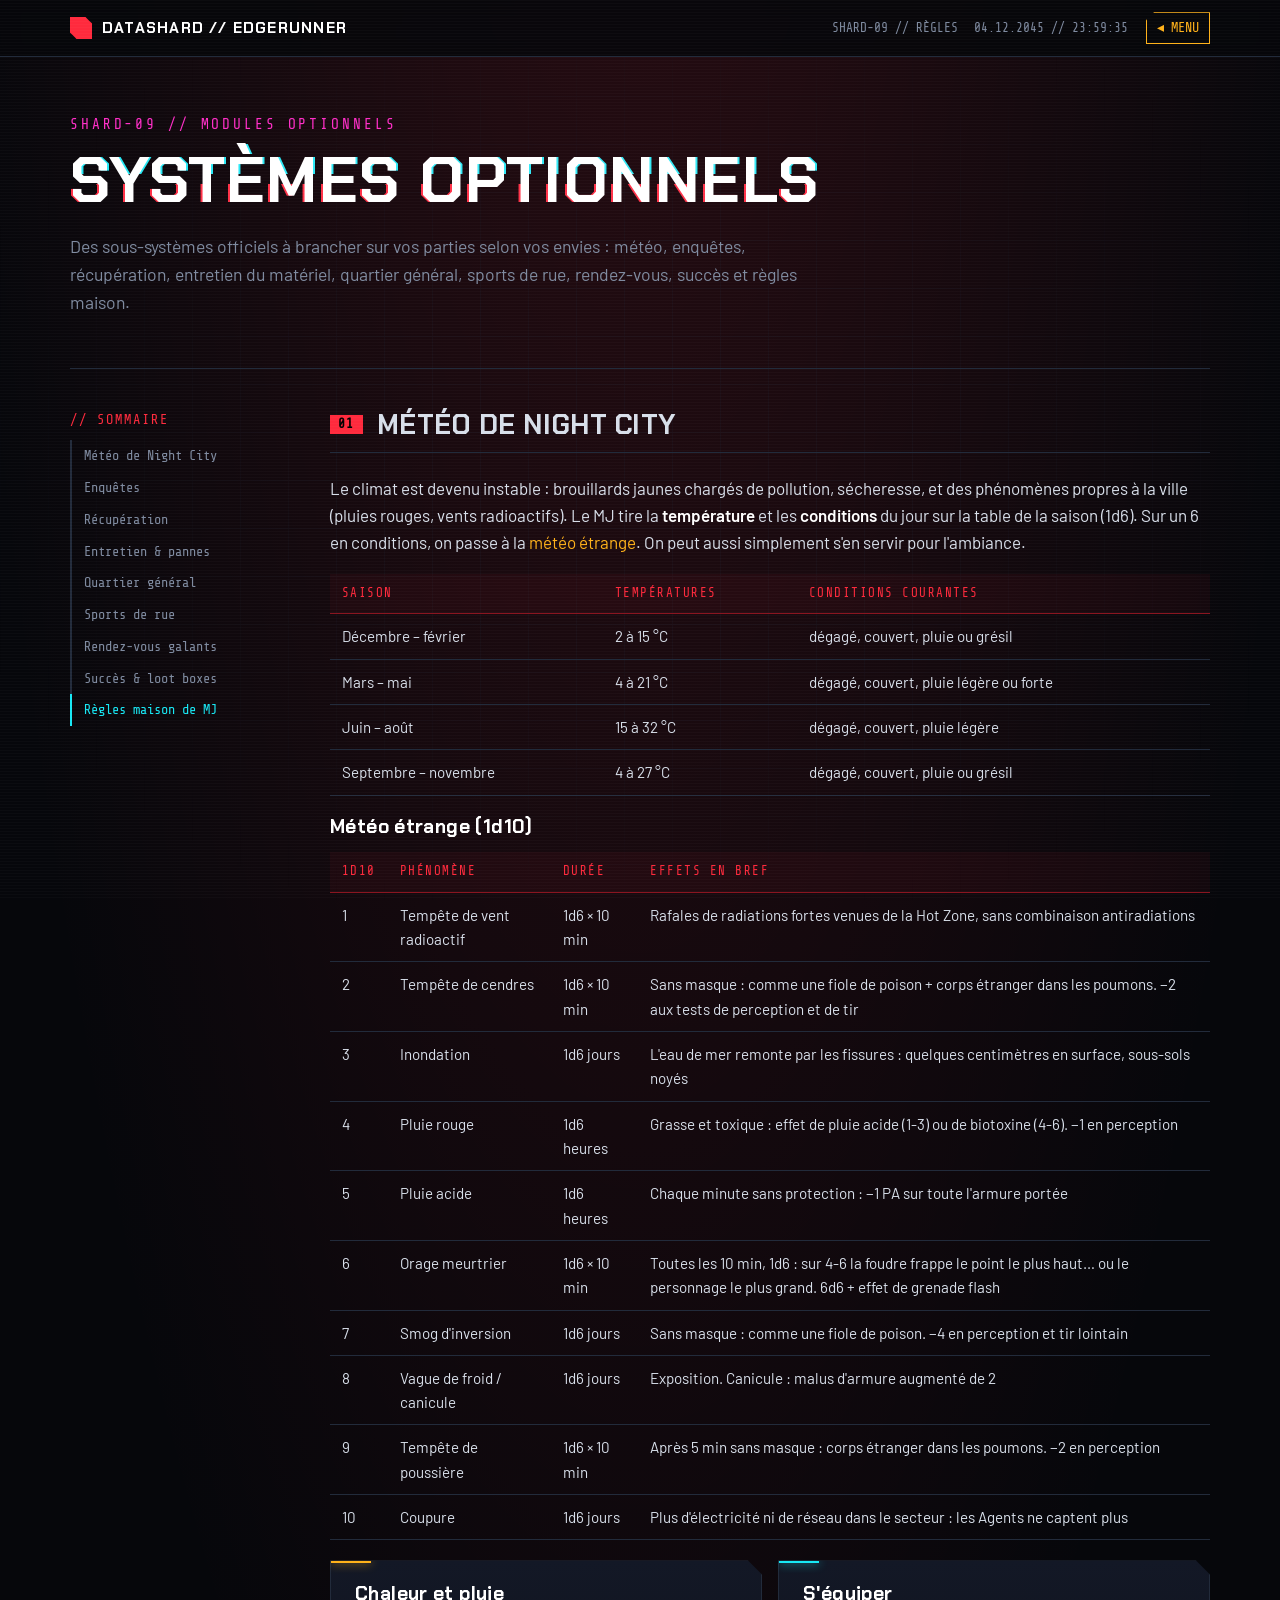
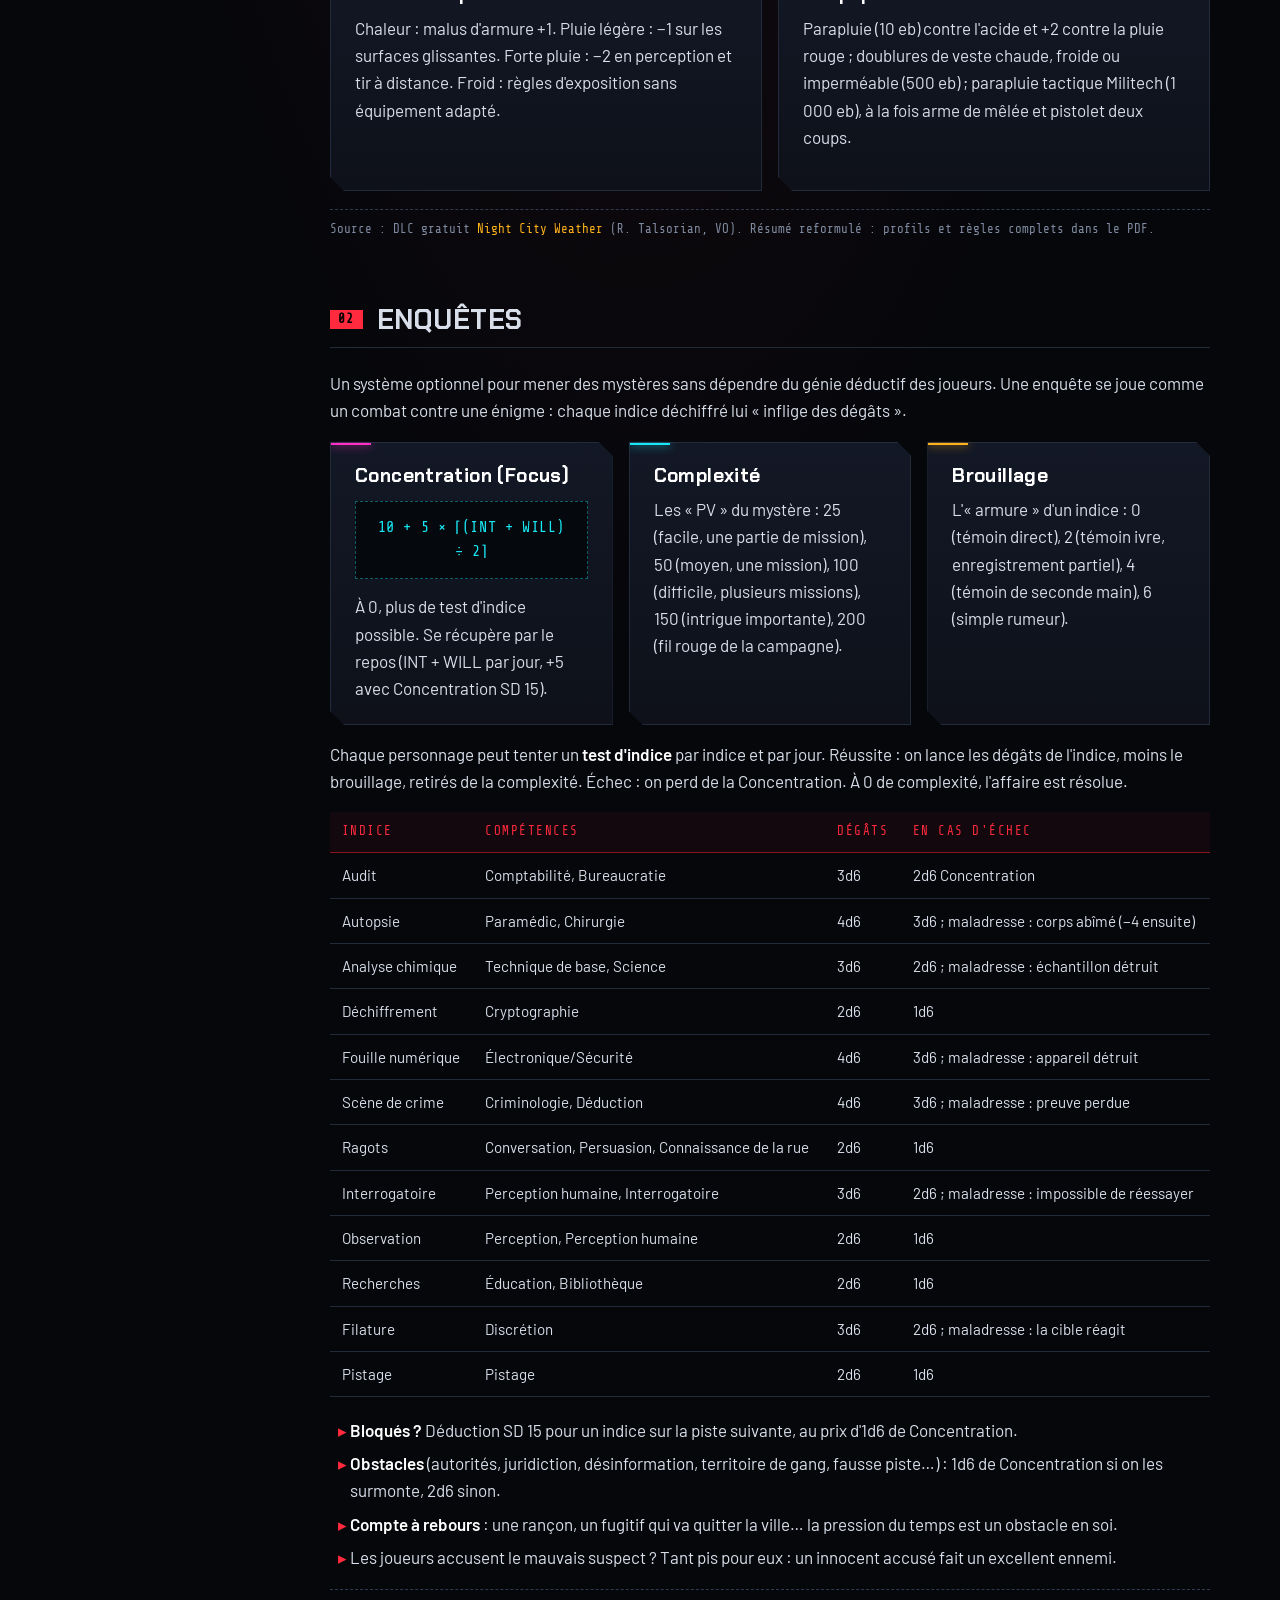
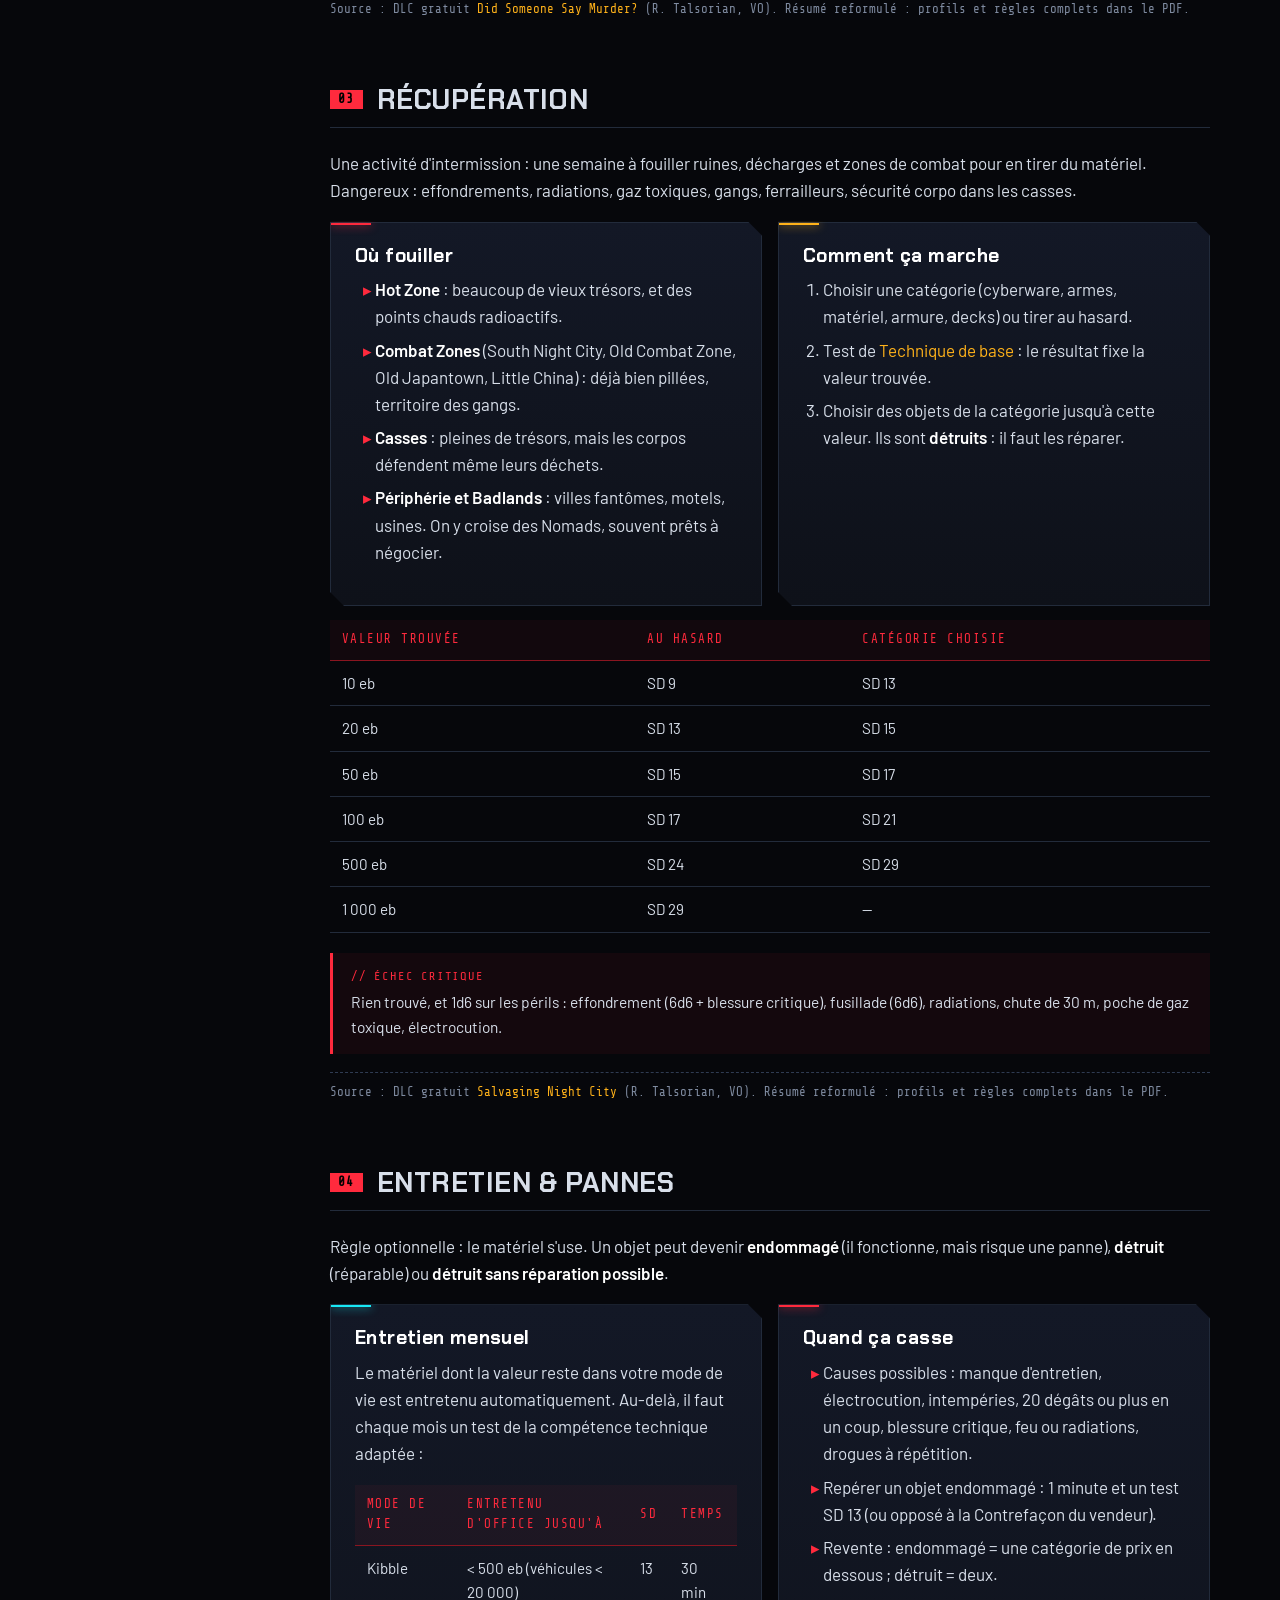
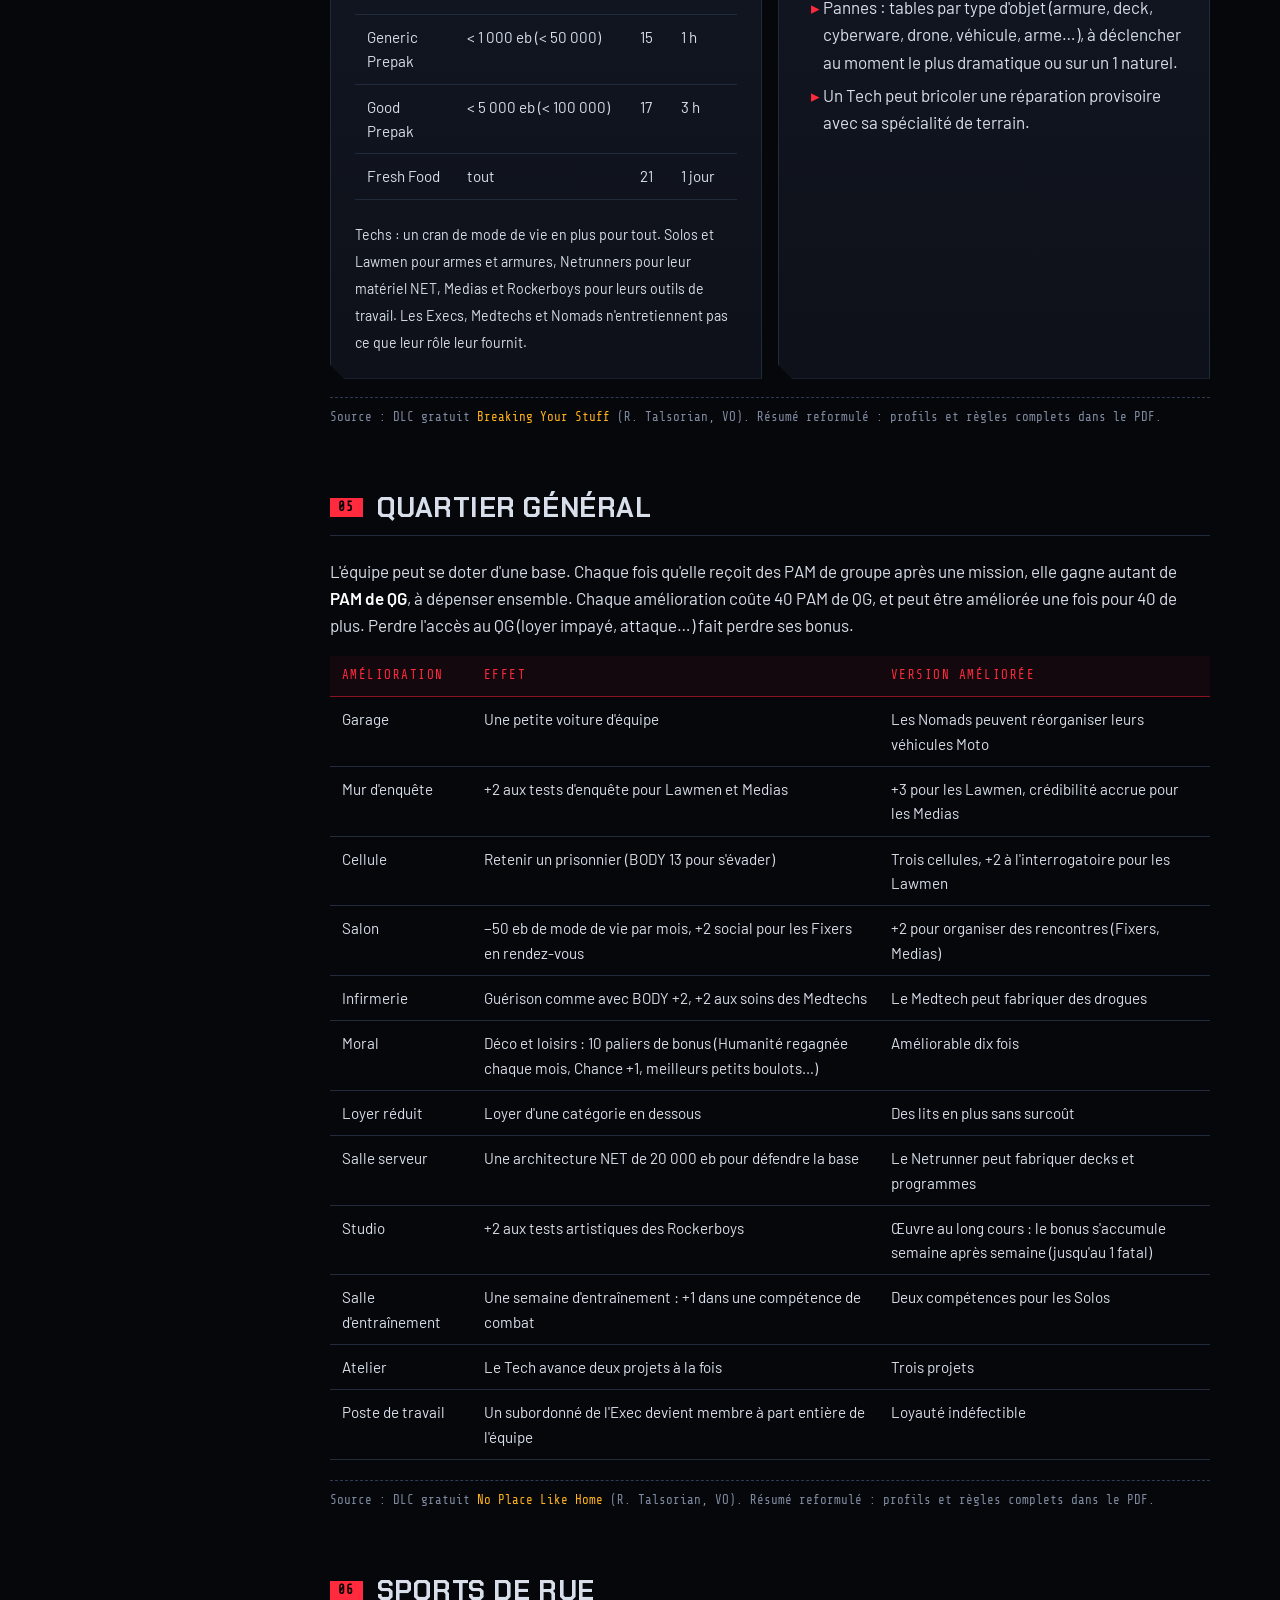
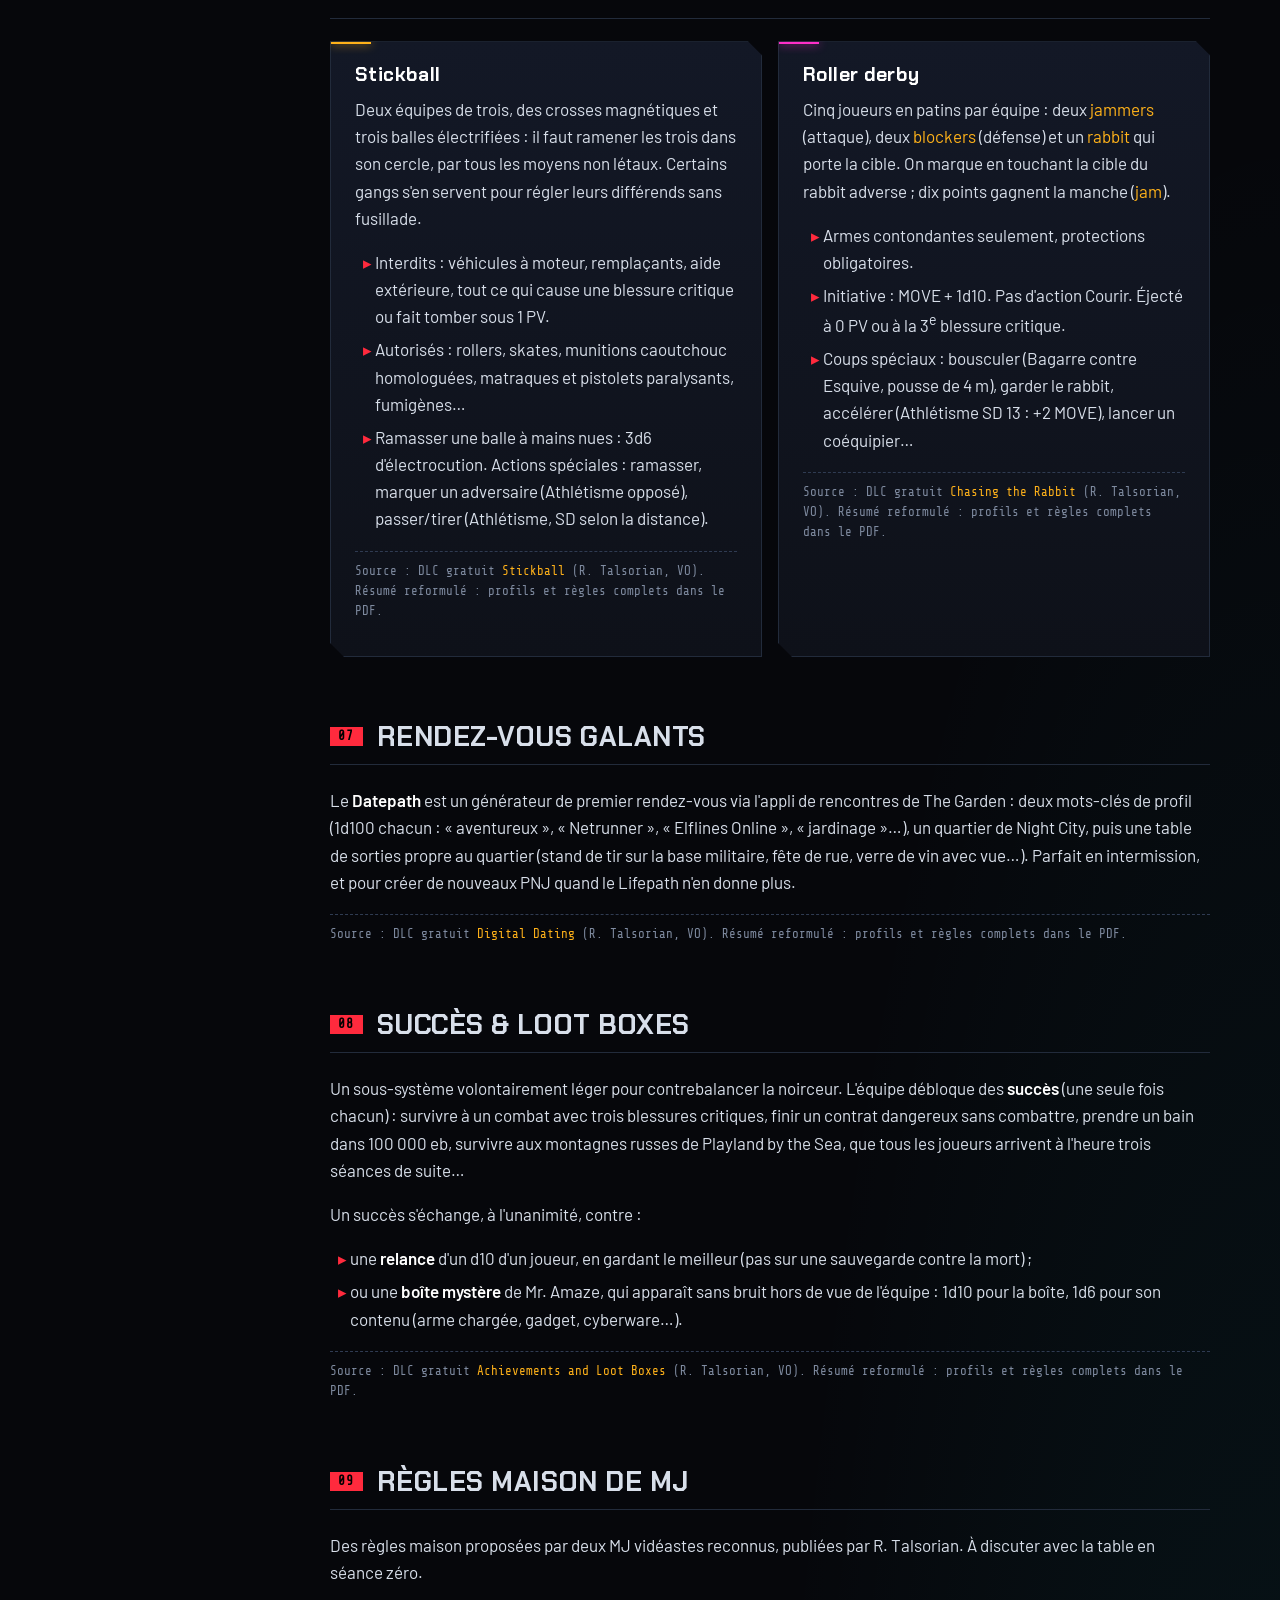
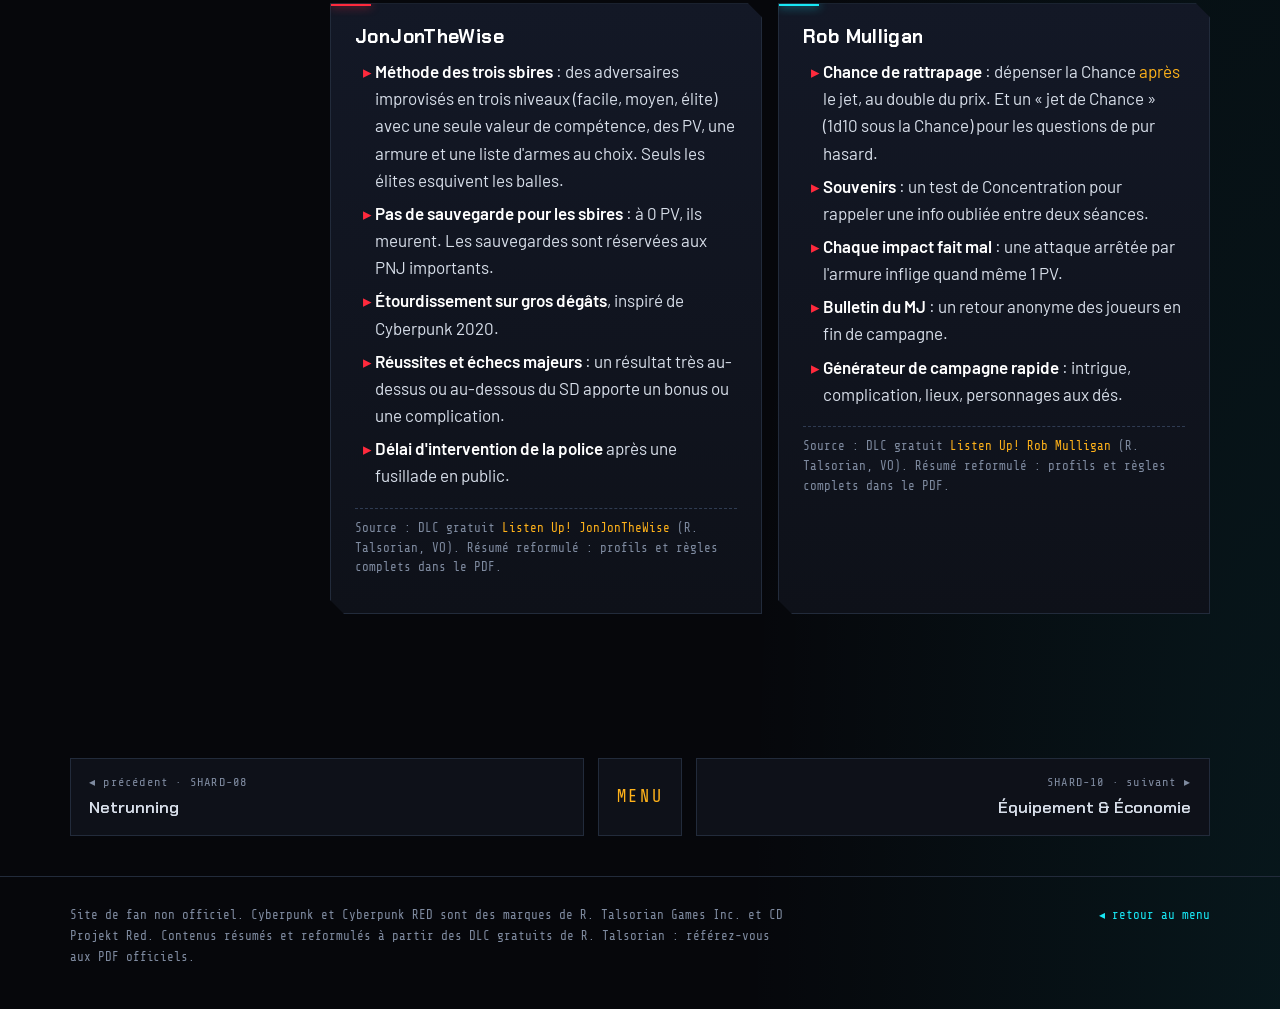
<file: systemes.html>
<!DOCTYPE html>
<html lang="fr">
<head>
  <meta charset="UTF-8">
  <meta name="viewport" content="width=device-width, initial-scale=1.0">
  <title>Systèmes optionnels — Datashard</title>
  <link rel="stylesheet" href="assets/style.css?v=202611210145">
</head>
<body>

<header class="hud">
  <div class="wrap">
    <a class="hud-logo" href="index.html"><span class="chip"></span>Datashard // Edgerunner</a>
    <div class="hud-status">
      <span class="hide-sm">SHARD-09 // RÈGLES</span>
      <span data-clock>--.--.2045 // --:--:--</span>
    </div>
    <a class="hud-back" href="index.html">◂ MENU</a>
  </div>
</header>

<main class="wrap">
  <div class="page-head">
    <div class="code" style="color: var(--magenta)">SHARD-09 // MODULES OPTIONNELS</div>
    <h1 class="glitch" data-text="Systèmes optionnels">Systèmes optionnels</h1>
    <p class="lede">Des sous-systèmes officiels à brancher sur vos parties selon vos envies : météo, enquêtes, récupération, entretien du matériel, quartier général, sports de rue, rendez-vous, succès et règles maison.</p>
  </div>

  <div class="layout">
    <aside class="toc">
      <div class="toc-title">// SOMMAIRE</div>
      <a href="#meteo">Météo de Night City</a>
      <a href="#enquetes">Enquêtes</a>
      <a href="#recuperation">Récupération</a>
      <a href="#entretien">Entretien &amp; pannes</a>
      <a href="#qg">Quartier général</a>
      <a href="#sports">Sports de rue</a>
      <a href="#rendezvous">Rendez-vous galants</a>
      <a href="#succes">Succès &amp; loot boxes</a>
      <a href="#maison">Règles maison de MJ</a>
    </aside>

    <div>
      <section class="block" id="meteo">
        <h2 data-idx="01">Météo de Night City</h2>
        <p>Le climat est devenu instable : brouillards jaunes chargés de pollution, sécheresse, et des phénomènes propres à la ville (pluies rouges, vents radioactifs). Le MJ tire la <strong>température</strong> et les <strong>conditions</strong> du jour sur la table de la saison (1d6). Sur un 6 en conditions, on passe à la <em>météo étrange</em>. On peut aussi simplement s'en servir pour l'ambiance.</p>
        <div class="table-wrap"><table><thead><tr><th>Saison</th><th>Températures</th><th>Conditions courantes</th></tr></thead><tbody>
<tr><td>Décembre – février</td><td>2 à 15 °C</td><td>dégagé, couvert, pluie ou grésil</td></tr>
<tr><td>Mars – mai</td><td>4 à 21 °C</td><td>dégagé, couvert, pluie légère ou forte</td></tr>
<tr><td>Juin – août</td><td>15 à 32 °C</td><td>dégagé, couvert, pluie légère</td></tr>
<tr><td>Septembre – novembre</td><td>4 à 27 °C</td><td>dégagé, couvert, pluie ou grésil</td></tr>
</tbody></table></div>
        <h3>Météo étrange (1d10)</h3>
        <div class="table-wrap"><table><thead><tr><th>1d10</th><th>Phénomène</th><th>Durée</th><th>Effets en bref</th></tr></thead><tbody>
<tr><td>1</td><td>Tempête de vent radioactif</td><td>1d6 × 10 min</td><td>Rafales de radiations fortes venues de la Hot Zone, sans combinaison antiradiations</td></tr>
<tr><td>2</td><td>Tempête de cendres</td><td>1d6 × 10 min</td><td>Sans masque : comme une fiole de poison + corps étranger dans les poumons. −2 aux tests de perception et de tir</td></tr>
<tr><td>3</td><td>Inondation</td><td>1d6 jours</td><td>L'eau de mer remonte par les fissures : quelques centimètres en surface, sous-sols noyés</td></tr>
<tr><td>4</td><td>Pluie rouge</td><td>1d6 heures</td><td>Grasse et toxique : effet de pluie acide (1-3) ou de biotoxine (4-6). −1 en perception</td></tr>
<tr><td>5</td><td>Pluie acide</td><td>1d6 heures</td><td>Chaque minute sans protection : −1 PA sur toute l'armure portée</td></tr>
<tr><td>6</td><td>Orage meurtrier</td><td>1d6 × 10 min</td><td>Toutes les 10 min, 1d6 : sur 4-6 la foudre frappe le point le plus haut… ou le personnage le plus grand. 6d6 + effet de grenade flash</td></tr>
<tr><td>7</td><td>Smog d'inversion</td><td>1d6 jours</td><td>Sans masque : comme une fiole de poison. −4 en perception et tir lointain</td></tr>
<tr><td>8</td><td>Vague de froid / canicule</td><td>1d6 jours</td><td>Exposition. Canicule : malus d'armure augmenté de 2</td></tr>
<tr><td>9</td><td>Tempête de poussière</td><td>1d6 × 10 min</td><td>Après 5 min sans masque : corps étranger dans les poumons. −2 en perception</td></tr>
<tr><td>10</td><td>Coupure</td><td>1d6 jours</td><td>Plus d'électricité ni de réseau dans le secteur : les Agents ne captent plus</td></tr>
</tbody></table></div>
        <div class="grid g2">
          <div class="panel amber"><h3>Chaleur et pluie</h3><p>Chaleur : malus d'armure +1. Pluie légère : −1 sur les surfaces glissantes. Forte pluie : −2 en perception et tir à distance. Froid : règles d'exposition sans équipement adapté.</p></div>
          <div class="panel cyan"><h3>S'équiper</h3><p>Parapluie (10 eb) contre l'acide et +2 contre la pluie rouge ; doublures de veste chaude, froide ou imperméable (500 eb) ; parapluie tactique Militech (1 000 eb), à la fois arme de mêlée et pistolet deux coups.</p></div>
        </div>
        <p class="dlc-src">Source : DLC gratuit <a href="https://rtalsoriangames.com/wp-content/uploads/2021/07/RTG-CPR-NightCityWeather.pdf" target="_blank" rel="noopener"><em>Night City Weather</em></a> (R. Talsorian, VO). Résumé reformulé : profils et règles complets dans le PDF.</p>
      </section>

      <section class="block" id="enquetes">
        <h2 data-idx="02">Enquêtes</h2>
        <p>Un système optionnel pour mener des mystères sans dépendre du génie déductif des joueurs. Une enquête se joue comme un combat contre une énigme : chaque indice déchiffré lui « inflige des dégâts ».</p>
        <div class="grid g3">
          <div class="panel magenta"><h3>Concentration (Focus)</h3><div class="formula" style="font-size:.95rem">10 + 5 × ⌈(INT + WILL) ÷ 2⌉</div><p style="margin:0">À 0, plus de test d'indice possible. Se récupère par le repos (INT + WILL par jour, +5 avec Concentration SD 15).</p></div>
          <div class="panel cyan"><h3>Complexité</h3><p style="margin:0">Les « PV » du mystère : 25 (facile, une partie de mission), 50 (moyen, une mission), 100 (difficile, plusieurs missions), 150 (intrigue importante), 200 (fil rouge de la campagne).</p></div>
          <div class="panel amber"><h3>Brouillage</h3><p style="margin:0">L'« armure » d'un indice : 0 (témoin direct), 2 (témoin ivre, enregistrement partiel), 4 (témoin de seconde main), 6 (simple rumeur).</p></div>
        </div>
        <p style="margin-top:16px">Chaque personnage peut tenter un <strong>test d'indice</strong> par indice et par jour. Réussite : on lance les dégâts de l'indice, moins le brouillage, retirés de la complexité. Échec : on perd de la Concentration. À 0 de complexité, l'affaire est résolue.</p>
        <div class="table-wrap"><table><thead><tr><th>Indice</th><th>Compétences</th><th>Dégâts</th><th>En cas d'échec</th></tr></thead><tbody>
<tr><td>Audit</td><td>Comptabilité, Bureaucratie</td><td>3d6</td><td>2d6 Concentration</td></tr>
<tr><td>Autopsie</td><td>Paramédic, Chirurgie</td><td>4d6</td><td>3d6 ; maladresse : corps abîmé (−4 ensuite)</td></tr>
<tr><td>Analyse chimique</td><td>Technique de base, Science</td><td>3d6</td><td>2d6 ; maladresse : échantillon détruit</td></tr>
<tr><td>Déchiffrement</td><td>Cryptographie</td><td>2d6</td><td>1d6</td></tr>
<tr><td>Fouille numérique</td><td>Électronique/Sécurité</td><td>4d6</td><td>3d6 ; maladresse : appareil détruit</td></tr>
<tr><td>Scène de crime</td><td>Criminologie, Déduction</td><td>4d6</td><td>3d6 ; maladresse : preuve perdue</td></tr>
<tr><td>Ragots</td><td>Conversation, Persuasion, Connaissance de la rue</td><td>2d6</td><td>1d6</td></tr>
<tr><td>Interrogatoire</td><td>Perception humaine, Interrogatoire</td><td>3d6</td><td>2d6 ; maladresse : impossible de réessayer</td></tr>
<tr><td>Observation</td><td>Perception, Perception humaine</td><td>2d6</td><td>1d6</td></tr>
<tr><td>Recherches</td><td>Éducation, Bibliothèque</td><td>2d6</td><td>1d6</td></tr>
<tr><td>Filature</td><td>Discrétion</td><td>3d6</td><td>2d6 ; maladresse : la cible réagit</td></tr>
<tr><td>Pistage</td><td>Pistage</td><td>2d6</td><td>1d6</td></tr>
</tbody></table></div>
        <ul class="list">
          <li><strong>Bloqués ?</strong> Déduction SD 15 pour un indice sur la piste suivante, au prix d'1d6 de Concentration.</li>
          <li><strong>Obstacles</strong> (autorités, juridiction, désinformation, territoire de gang, fausse piste…) : 1d6 de Concentration si on les surmonte, 2d6 sinon.</li>
          <li><strong>Compte à rebours</strong> : une rançon, un fugitif qui va quitter la ville… la pression du temps est un obstacle en soi.</li>
          <li>Les joueurs accusent le mauvais suspect ? Tant pis pour eux : un innocent accusé fait un excellent ennemi.</li>
        </ul>
        <p class="dlc-src">Source : DLC gratuit <a href="https://rtalsoriangames.com/wp-content/uploads/2024/09/RTG-CPR-DLC-DidSomeoneSayMurder.pdf" target="_blank" rel="noopener"><em>Did Someone Say Murder?</em></a> (R. Talsorian, VO). Résumé reformulé : profils et règles complets dans le PDF.</p>
      </section>

      <section class="block" id="recuperation">
        <h2 data-idx="03">Récupération</h2>
        <p>Une activité d'intermission : une semaine à fouiller ruines, décharges et zones de combat pour en tirer du matériel. Dangereux : effondrements, radiations, gaz toxiques, gangs, ferrailleurs, sécurité corpo dans les casses.</p>
        <div class="grid g2">
          <div class="panel">
            <h3>Où fouiller</h3>
            <ul class="list">
              <li><strong>Hot Zone</strong> : beaucoup de vieux trésors, et des points chauds radioactifs.</li>
              <li><strong>Combat Zones</strong> (South Night City, Old Combat Zone, Old Japantown, Little China) : déjà bien pillées, territoire des gangs.</li>
              <li><strong>Casses</strong> : pleines de trésors, mais les corpos défendent même leurs déchets.</li>
              <li><strong>Périphérie et Badlands</strong> : villes fantômes, motels, usines. On y croise des Nomads, souvent prêts à négocier.</li>
            </ul>
          </div>
          <div class="panel amber">
            <h3>Comment ça marche</h3>
            <ol class="list">
              <li>Choisir une catégorie (cyberware, armes, matériel, armure, decks) ou tirer au hasard.</li>
              <li>Test de <em>Technique de base</em> : le résultat fixe la valeur trouvée.</li>
              <li>Choisir des objets de la catégorie jusqu'à cette valeur. Ils sont <strong>détruits</strong> : il faut les réparer.</li>
            </ol>
          </div>
        </div>
        <div class="table-wrap"><table><thead><tr><th>Valeur trouvée</th><th>Au hasard</th><th>Catégorie choisie</th></tr></thead><tbody>
<tr><td>10 eb</td><td>SD 9</td><td>SD 13</td></tr>
<tr><td>20 eb</td><td>SD 13</td><td>SD 15</td></tr>
<tr><td>50 eb</td><td>SD 15</td><td>SD 17</td></tr>
<tr><td>100 eb</td><td>SD 17</td><td>SD 21</td></tr>
<tr><td>500 eb</td><td>SD 24</td><td>SD 29</td></tr>
<tr><td>1 000 eb</td><td>SD 29</td><td>—</td></tr>
</tbody></table></div>
        <div class="callout red"><span class="label">// ÉCHEC CRITIQUE</span>Rien trouvé, et 1d6 sur les périls : effondrement (6d6 + blessure critique), fusillade (6d6), radiations, chute de 30 m, poche de gaz toxique, électrocution.</div>
        <p class="dlc-src">Source : DLC gratuit <a href="https://rtalsoriangames.com/wp-content/uploads/2022/04/RTG-CPR-DLC-SalvagingNightCity.pdf" target="_blank" rel="noopener"><em>Salvaging Night City</em></a> (R. Talsorian, VO). Résumé reformulé : profils et règles complets dans le PDF.</p>
      </section>

      <section class="block" id="entretien">
        <h2 data-idx="04">Entretien &amp; pannes</h2>
        <p>Règle optionnelle : le matériel s'use. Un objet peut devenir <strong>endommagé</strong> (il fonctionne, mais risque une panne), <strong>détruit</strong> (réparable) ou <strong>détruit sans réparation possible</strong>.</p>
        <div class="grid g2">
          <div class="panel cyan">
            <h3>Entretien mensuel</h3>
            <p>Le matériel dont la valeur reste dans votre mode de vie est entretenu automatiquement. Au-delà, il faut chaque mois un test de la compétence technique adaptée :</p>
            <div class="table-wrap"><table><thead><tr><th>Mode de vie</th><th>Entretenu d'office jusqu'à</th><th>SD</th><th>Temps</th></tr></thead><tbody>
<tr><td>Kibble</td><td>&lt; 500 eb (véhicules &lt; 20 000)</td><td>13</td><td>30 min</td></tr>
<tr><td>Generic Prepak</td><td>&lt; 1 000 eb (&lt; 50 000)</td><td>15</td><td>1 h</td></tr>
<tr><td>Good Prepak</td><td>&lt; 5 000 eb (&lt; 100 000)</td><td>17</td><td>3 h</td></tr>
<tr><td>Fresh Food</td><td>tout</td><td>21</td><td>1 jour</td></tr>
</tbody></table></div>
            <p style="margin:0"><small>Techs : un cran de mode de vie en plus pour tout. Solos et Lawmen pour armes et armures, Netrunners pour leur matériel NET, Medias et Rockerboys pour leurs outils de travail. Les Execs, Medtechs et Nomads n'entretiennent pas ce que leur rôle leur fournit.</small></p>
          </div>
          <div class="panel">
            <h3>Quand ça casse</h3>
            <ul class="list">
              <li>Causes possibles : manque d'entretien, électrocution, intempéries, 20 dégâts ou plus en un coup, blessure critique, feu ou radiations, drogues à répétition.</li>
              <li>Repérer un objet endommagé : 1 minute et un test SD 13 (ou opposé à la Contrefaçon du vendeur).</li>
              <li>Revente : endommagé = une catégorie de prix en dessous ; détruit = deux.</li>
              <li>Pannes : tables par type d'objet (armure, deck, cyberware, drone, véhicule, arme…), à déclencher au moment le plus dramatique ou sur un 1 naturel.</li>
              <li>Un Tech peut bricoler une réparation provisoire avec sa spécialité de terrain.</li>
            </ul>
          </div>
        </div>
        <p class="dlc-src">Source : DLC gratuit <a href="https://rtalsoriangames.com/wp-content/uploads/2024/01/RTG-CPR-DLC-BreakingYourStuffv1.1.pdf" target="_blank" rel="noopener"><em>Breaking Your Stuff</em></a> (R. Talsorian, VO). Résumé reformulé : profils et règles complets dans le PDF.</p>
      </section>

      <section class="block" id="qg">
        <h2 data-idx="05">Quartier général</h2>
        <p>L'équipe peut se doter d'une base. Chaque fois qu'elle reçoit des PAM de groupe après une mission, elle gagne autant de <strong>PAM de QG</strong>, à dépenser ensemble. Chaque amélioration coûte 40 PAM de QG, et peut être améliorée une fois pour 40 de plus. Perdre l'accès au QG (loyer impayé, attaque…) fait perdre ses bonus.</p>
        <div class="table-wrap"><table><thead><tr><th>Amélioration</th><th>Effet</th><th>Version améliorée</th></tr></thead><tbody>
<tr><td>Garage</td><td>Une petite voiture d'équipe</td><td>Les Nomads peuvent réorganiser leurs véhicules Moto</td></tr>
<tr><td>Mur d'enquête</td><td>+2 aux tests d'enquête pour Lawmen et Medias</td><td>+3 pour les Lawmen, crédibilité accrue pour les Medias</td></tr>
<tr><td>Cellule</td><td>Retenir un prisonnier (BODY 13 pour s'évader)</td><td>Trois cellules, +2 à l'interrogatoire pour les Lawmen</td></tr>
<tr><td>Salon</td><td>−50 eb de mode de vie par mois, +2 social pour les Fixers en rendez-vous</td><td>+2 pour organiser des rencontres (Fixers, Medias)</td></tr>
<tr><td>Infirmerie</td><td>Guérison comme avec BODY +2, +2 aux soins des Medtechs</td><td>Le Medtech peut fabriquer des drogues</td></tr>
<tr><td>Moral</td><td>Déco et loisirs : 10 paliers de bonus (Humanité regagnée chaque mois, Chance +1, meilleurs petits boulots…)</td><td>Améliorable dix fois</td></tr>
<tr><td>Loyer réduit</td><td>Loyer d'une catégorie en dessous</td><td>Des lits en plus sans surcoût</td></tr>
<tr><td>Salle serveur</td><td>Une architecture NET de 20 000 eb pour défendre la base</td><td>Le Netrunner peut fabriquer decks et programmes</td></tr>
<tr><td>Studio</td><td>+2 aux tests artistiques des Rockerboys</td><td>Œuvre au long cours : le bonus s'accumule semaine après semaine (jusqu'au 1 fatal)</td></tr>
<tr><td>Salle d'entraînement</td><td>Une semaine d'entraînement : +1 dans une compétence de combat</td><td>Deux compétences pour les Solos</td></tr>
<tr><td>Atelier</td><td>Le Tech avance deux projets à la fois</td><td>Trois projets</td></tr>
<tr><td>Poste de travail</td><td>Un subordonné de l'Exec devient membre à part entière de l'équipe</td><td>Loyauté indéfectible</td></tr>
</tbody></table></div>
        <p class="dlc-src">Source : DLC gratuit <a href="https://rtalsoriangames.com/wp-content/uploads/2024/08/RTG-CPR-DLC-NoPlaceLikeHome.pdf" target="_blank" rel="noopener"><em>No Place Like Home</em></a> (R. Talsorian, VO). Résumé reformulé : profils et règles complets dans le PDF.</p>
      </section>

      <section class="block" id="sports">
        <h2 data-idx="06">Sports de rue</h2>
        <div class="grid g2">
          <div class="panel amber">
            <h3>Stickball</h3>
            <p>Deux équipes de trois, des crosses magnétiques et trois balles électrifiées : il faut ramener les trois dans son cercle, par tous les moyens non létaux. Certains gangs s'en servent pour régler leurs différends sans fusillade.</p>
            <ul class="list">
              <li>Interdits : véhicules à moteur, remplaçants, aide extérieure, tout ce qui cause une blessure critique ou fait tomber sous 1 PV.</li>
              <li>Autorisés : rollers, skates, munitions caoutchouc homologuées, matraques et pistolets paralysants, fumigènes…</li>
              <li>Ramasser une balle à mains nues : 3d6 d'électrocution. Actions spéciales : ramasser, marquer un adversaire (Athlétisme opposé), passer/tirer (Athlétisme, SD selon la distance).</li>
            </ul>
            <p class="dlc-src">Source : DLC gratuit <a href="https://rtalsoriangames.com/wp-content/uploads/2023/05/RTG-CPR-DLC-Stickball.pdf" target="_blank" rel="noopener"><em>Stickball</em></a> (R. Talsorian, VO). Résumé reformulé : profils et règles complets dans le PDF.</p>
          </div>
          <div class="panel magenta">
            <h3>Roller derby</h3>
            <p>Cinq joueurs en patins par équipe : deux <em>jammers</em> (attaque), deux <em>blockers</em> (défense) et un <em>rabbit</em> qui porte la cible. On marque en touchant la cible du rabbit adverse ; dix points gagnent la manche (<em>jam</em>).</p>
            <ul class="list">
              <li>Armes contondantes seulement, protections obligatoires.</li>
              <li>Initiative : MOVE + 1d10. Pas d'action Courir. Éjecté à 0 PV ou à la 3<sup>e</sup> blessure critique.</li>
              <li>Coups spéciaux : bousculer (Bagarre contre Esquive, pousse de 4 m), garder le rabbit, accélérer (Athlétisme SD 13 : +2 MOVE), lancer un coéquipier…</li>
            </ul>
            <p class="dlc-src">Source : DLC gratuit <a href="https://rtalsoriangames.com/wp-content/uploads/2024/02/RTG-CPR-DLC-ChasingtheRabbit.pdf" target="_blank" rel="noopener"><em>Chasing the Rabbit</em></a> (R. Talsorian, VO). Résumé reformulé : profils et règles complets dans le PDF.</p>
          </div>
        </div>
      </section>

      <section class="block" id="rendezvous">
        <h2 data-idx="07">Rendez-vous galants</h2>
        <p>Le <strong>Datepath</strong> est un générateur de premier rendez-vous via l'appli de rencontres de The Garden : deux mots-clés de profil (1d100 chacun : « aventureux », « Netrunner », « Elflines Online », « jardinage »…), un quartier de Night City, puis une table de sorties propre au quartier (stand de tir sur la base militaire, fête de rue, verre de vin avec vue…). Parfait en intermission, et pour créer de nouveaux PNJ quand le Lifepath n'en donne plus.</p>
        <p class="dlc-src">Source : DLC gratuit <a href="https://rtalsoriangames.com/wp-content/uploads/2022/02/RTG-CPR-DLC-DigitalDating.pdf" target="_blank" rel="noopener"><em>Digital Dating</em></a> (R. Talsorian, VO). Résumé reformulé : profils et règles complets dans le PDF.</p>
      </section>

      <section class="block" id="succes">
        <h2 data-idx="08">Succès &amp; loot boxes</h2>
        <p>Un sous-système volontairement léger pour contrebalancer la noirceur. L'équipe débloque des <strong>succès</strong> (une seule fois chacun) : survivre à un combat avec trois blessures critiques, finir un contrat dangereux sans combattre, prendre un bain dans 100 000 eb, survivre aux montagnes russes de Playland by the Sea, que tous les joueurs arrivent à l'heure trois séances de suite…</p>
        <p>Un succès s'échange, à l'unanimité, contre :</p>
        <ul class="list">
          <li>une <strong>relance</strong> d'un d10 d'un joueur, en gardant le meilleur (pas sur une sauvegarde contre la mort) ;</li>
          <li>ou une <strong>boîte mystère</strong> de Mr. Amaze, qui apparaît sans bruit hors de vue de l'équipe : 1d10 pour la boîte, 1d6 pour son contenu (arme chargée, gadget, cyberware…).</li>
        </ul>
        <p class="dlc-src">Source : DLC gratuit <a href="https://rtalsoriangames.com/wp-content/uploads/2023/03/RTG-CPR-DLC-AchievementsandLootBoxes.pdf" target="_blank" rel="noopener"><em>Achievements and Loot Boxes</em></a> (R. Talsorian, VO). Résumé reformulé : profils et règles complets dans le PDF.</p>
      </section>

      <section class="block" id="maison">
        <h2 data-idx="09">Règles maison de MJ</h2>
        <p>Des règles maison proposées par deux MJ vidéastes reconnus, publiées par R. Talsorian. À discuter avec la table en séance zéro.</p>
        <div class="grid g2">
          <div class="panel">
            <h3>JonJonTheWise</h3>
            <ul class="list">
              <li><strong>Méthode des trois sbires</strong> : des adversaires improvisés en trois niveaux (facile, moyen, élite) avec une seule valeur de compétence, des PV, une armure et une liste d'armes au choix. Seuls les élites esquivent les balles.</li>
              <li><strong>Pas de sauvegarde pour les sbires</strong> : à 0 PV, ils meurent. Les sauvegardes sont réservées aux PNJ importants.</li>
              <li><strong>Étourdissement sur gros dégâts</strong>, inspiré de Cyberpunk 2020.</li>
              <li><strong>Réussites et échecs majeurs</strong> : un résultat très au-dessus ou au-dessous du SD apporte un bonus ou une complication.</li>
              <li><strong>Délai d'intervention de la police</strong> après une fusillade en public.</li>
            </ul>
            <p class="dlc-src">Source : DLC gratuit <a href="https://rtalsoriangames.com/wp-content/uploads/2023/03/RTG-CPR-DLC-ListenUpJonJon.pdf" target="_blank" rel="noopener"><em>Listen Up! JonJonTheWise</em></a> (R. Talsorian, VO). Résumé reformulé : profils et règles complets dans le PDF.</p>
          </div>
          <div class="panel cyan">
            <h3>Rob Mulligan</h3>
            <ul class="list">
              <li><strong>Chance de rattrapage</strong> : dépenser la Chance <em>après</em> le jet, au double du prix. Et un « jet de Chance » (1d10 sous la Chance) pour les questions de pur hasard.</li>
              <li><strong>Souvenirs</strong> : un test de Concentration pour rappeler une info oubliée entre deux séances.</li>
              <li><strong>Chaque impact fait mal</strong> : une attaque arrêtée par l'armure inflige quand même 1 PV.</li>
              <li><strong>Bulletin du MJ</strong> : un retour anonyme des joueurs en fin de campagne.</li>
              <li><strong>Générateur de campagne rapide</strong> : intrigue, complication, lieux, personnages aux dés.</li>
            </ul>
            <p class="dlc-src">Source : DLC gratuit <a href="https://rtalsoriangames.com/wp-content/uploads/2023/09/RTG-CPR-DLC-ListenUpRobMulligan.pdf" target="_blank" rel="noopener"><em>Listen Up! Rob Mulligan</em></a> (R. Talsorian, VO). Résumé reformulé : profils et règles complets dans le PDF.</p>
          </div>
        </div>
      </section>
    </div>
  </div>
</main>

<nav class="pager wrap" aria-label="Navigation entre modules">
  <a class="p-prev" href="netrunning.html"><span class="p-lab">◂ précédent · SHARD-08</span><span class="p-title">Netrunning</span></a>
  <a class="p-menu" href="index.html">MENU</a>
  <a class="p-next" href="equipement.html"><span class="p-lab">SHARD-10 · suivant ▸</span><span class="p-title">Équipement &amp; Économie</span></a>
</nav>


<footer class="foot">
  <div class="wrap">
    <div class="legal">Site de fan non officiel. Cyberpunk et Cyberpunk RED sont des marques de R. Talsorian Games Inc. et CD Projekt Red. Contenus résumés et reformulés à partir des DLC gratuits de R. Talsorian : référez-vous aux PDF officiels.</div>
    <div><a href="index.html">◂ retour au menu</a></div>
  </div>
</footer>

<script src="assets/app.js?v=202611210145"></script>
</body>
</html>
</file>
<file: assets/style.css>
/* ==========================================================
   LE DATASHARD DE L'EDGERUNNER — feuille de style partagée
   Ambiance : terminal de netrunner, Time of the Red
   ========================================================== */

@import url('https://fonts.googleapis.com/css2?family=Chakra+Petch:wght@400;600;700&family=Share+Tech+Mono&family=Barlow:wght@400;500;600&display=swap');

:root {
  --bg: #06070b;
  --bg-2: #0b0d14;
  --panel: #0e1119;
  --panel-2: #131826;
  --line: #222b3b;
  --line-2: #2f3b52;
  --text: #d8dfea;
  --muted: #7f8ba0;
  --red: #ff2a3d;
  --red-dim: #8a1520;
  --cyan: #18e8f5;
  --cyan-dim: #0b5d66;
  --amber: #ffb21a;
  --magenta: #ff2fc8;
  --green: #3dff8b;

  --f-head: 'Chakra Petch', 'Segoe UI', sans-serif;
  --f-mono: 'Share Tech Mono', ui-monospace, monospace;
  --f-body: 'Barlow', 'Segoe UI', sans-serif;

  --cut: 14px;
  --maxw: 1180px;
}

* { box-sizing: border-box; }
html { scroll-behavior: smooth; }

body {
  margin: 0;
  background:
    radial-gradient(ellipse 80% 50% at 50% -10%, rgba(255, 42, 61, .16), transparent 70%),
    radial-gradient(ellipse 60% 40% at 100% 100%, rgba(24, 232, 245, .07), transparent 70%),
    var(--bg);
  color: var(--text);
  font-family: var(--f-body);
  font-size: 17px;
  line-height: 1.6;
  min-height: 100vh;
  overflow-x: hidden;
}

/* Scanlines + grain */
body::after {
  content: '';
  position: fixed;
  inset: 0;
  pointer-events: none;
  background: repeating-linear-gradient(to bottom, rgba(255,255,255,.025) 0 1px, transparent 1px 3px);
  z-index: 100;
}
body::before {
  content: '';
  position: fixed;
  inset: 0;
  pointer-events: none;
  background-image:
    linear-gradient(var(--line) 1px, transparent 1px),
    linear-gradient(90deg, var(--line) 1px, transparent 1px);
  background-size: 48px 48px;
  opacity: .18;
  mask-image: radial-gradient(ellipse at center, #000 30%, transparent 80%);
  z-index: -1;
}

::selection { background: var(--red); color: #000; }

a { color: var(--cyan); text-decoration: none; }
a:hover { color: #fff; text-shadow: 0 0 8px var(--cyan); }

h1, h2, h3, h4 { font-family: var(--f-head); line-height: 1.15; margin: 0 0 .5em; letter-spacing: .02em; }
h2 { font-size: 1.7rem; text-transform: uppercase; }
h3 { font-size: 1.2rem; color: #fff; }
p { margin: 0 0 1em; }
strong { color: #fff; font-weight: 600; }
em { color: var(--amber); font-style: normal; }
code, .mono { font-family: var(--f-mono); }

.wrap { max-width: var(--maxw); margin: 0 auto; padding: 0 20px; }

/* ---------------- Barre HUD ---------------- */
.hud {
  position: sticky;
  top: 0;
  z-index: 50;
  background: rgba(6, 7, 11, .88);
  backdrop-filter: blur(8px);
  border-bottom: 1px solid var(--line);
}
.hud .wrap {
  display: flex;
  align-items: center;
  gap: 18px;
  height: 56px;
}
.hud-logo {
  font-family: var(--f-head);
  font-weight: 700;
  letter-spacing: .08em;
  text-transform: uppercase;
  color: #fff;
  display: flex;
  align-items: center;
  gap: 10px;
  font-size: .95rem;
  white-space: nowrap;
}
.hud-logo .chip {
  width: 22px; height: 22px;
  background: var(--red);
  clip-path: polygon(0 0, 70% 0, 100% 30%, 100% 100%, 30% 100%, 0 70%);
  box-shadow: 0 0 14px var(--red);
}
.hud-logo:hover { text-shadow: none; color: var(--red); }
.hud-status {
  margin-left: auto;
  font-family: var(--f-mono);
  font-size: .8rem;
  color: var(--muted);
  display: flex;
  gap: 16px;
  white-space: nowrap;
}
.hud-status .dot { color: var(--green); animation: blink 1.6s steps(2) infinite; }
.hud-back {
  font-family: var(--f-mono);
  font-size: .85rem;
  color: var(--amber);
  border: 1px solid var(--amber);
  padding: 4px 10px;
  clip-path: polygon(8px 0, 100% 0, 100% 100%, 0 100%, 0 8px);
}
.hud-back:hover { background: var(--amber); color: #000; text-shadow: none; }

@keyframes blink { 50% { opacity: 0; } }

/* ---------------- En-tête de page ---------------- */
.page-head {
  padding: 56px 0 34px;
  border-bottom: 1px solid var(--line);
  position: relative;
}
.page-head .code {
  font-family: var(--f-mono);
  color: var(--red);
  font-size: .9rem;
  letter-spacing: .2em;
}
.page-head h1 {
  font-size: clamp(2.2rem, 6vw, 4rem);
  text-transform: uppercase;
  margin: 8px 0 14px;
  color: #fff;
}
.page-head .lede {
  max-width: 760px;
  color: var(--muted);
  font-size: 1.1rem;
}

/* Glitch */
.glitch { position: relative; display: inline-block; }
.glitch::before, .glitch::after {
  content: attr(data-text);
  position: absolute;
  inset: 0;
  pointer-events: none;
}
.glitch::before {
  color: var(--cyan);
  transform: translate(2px, 0);
  clip-path: inset(0 0 60% 0);
  mix-blend-mode: screen;
  animation: glitch-a 4s infinite steps(1);
}
.glitch::after {
  color: var(--red);
  transform: translate(-2px, 0);
  clip-path: inset(55% 0 0 0);
  mix-blend-mode: screen;
  animation: glitch-b 3.2s infinite steps(1);
}
@keyframes glitch-a {
  0%, 90%, 100% { transform: translate(0); opacity: 0; }
  91% { transform: translate(3px, -1px); opacity: 1; }
  94% { transform: translate(-2px, 1px); opacity: 1; }
  97% { transform: translate(1px, 0); opacity: 1; }
}
@keyframes glitch-b {
  0%, 85%, 100% { transform: translate(0); opacity: 0; }
  86% { transform: translate(-3px, 1px); opacity: 1; }
  89% { transform: translate(2px, -1px); opacity: 1; }
}

/* ---------------- Layout module ---------------- */
.layout {
  display: grid;
  grid-template-columns: 220px minmax(0, 1fr);
  gap: 40px;
  padding: 40px 0 80px;
}
.toc {
  position: sticky;
  top: 80px;
  align-self: start;
  font-family: var(--f-mono);
  font-size: .85rem;
}
.toc .toc-title { color: var(--red); letter-spacing: .15em; margin-bottom: 10px; }
.toc a {
  display: block;
  color: var(--muted);
  padding: 5px 0 5px 12px;
  border-left: 2px solid var(--line);
}
.toc a:hover, .toc a.active { color: var(--cyan); border-left-color: var(--cyan); text-shadow: none; }

section.block { margin-bottom: 64px; scroll-margin-top: 80px; }
section.block > h2 {
  display: flex;
  align-items: center;
  gap: 14px;
  padding-bottom: 12px;
  margin-bottom: 22px;
  border-bottom: 1px solid var(--line);
}
section.block > h2::before {
  content: attr(data-idx);
  font-family: var(--f-mono);
  font-size: .8rem;
  color: #000;
  background: var(--red);
  padding: 2px 8px;
  letter-spacing: .1em;
}

/* ---------------- Panneaux / cartes ---------------- */
.panel {
  background: linear-gradient(180deg, var(--panel-2), var(--panel));
  border: 1px solid var(--line);
  padding: 22px 24px;
  position: relative;
  clip-path: polygon(0 0, calc(100% - var(--cut)) 0, 100% var(--cut), 100% 100%, var(--cut) 100%, 0 calc(100% - var(--cut)));
}
.panel::before {
  content: '';
  position: absolute;
  top: 0; left: 0;
  width: 40px; height: 2px;
  background: var(--accent, var(--red));
  box-shadow: 0 0 10px var(--accent, var(--red));
}
.panel + .panel { margin-top: 16px; }
.panel.cyan { --accent: var(--cyan); }
.panel.amber { --accent: var(--amber); }
.panel.magenta { --accent: var(--magenta); }

.grid { display: grid; gap: 16px; }
.grid.g2 { grid-template-columns: repeat(2, 1fr); }
.grid.g3 { grid-template-columns: repeat(3, 1fr); }
.grid.g4 { grid-template-columns: repeat(4, 1fr); }
.grid .panel + .panel { margin-top: 0; }

.tag {
  display: inline-block;
  font-family: var(--f-mono);
  font-size: .72rem;
  letter-spacing: .1em;
  text-transform: uppercase;
  padding: 2px 8px;
  border: 1px solid var(--line-2);
  color: var(--muted);
  margin: 0 4px 4px 0;
}
.tag.red { color: var(--red); border-color: var(--red-dim); }
.tag.cyan { color: var(--cyan); border-color: var(--cyan-dim); }
.tag.amber { color: var(--amber); border-color: #6b4a07; }

.callout {
  border-left: 3px solid var(--amber);
  background: rgba(255, 178, 26, .06);
  padding: 14px 18px;
  margin: 18px 0;
  font-size: .97rem;
}
.callout.red { border-left-color: var(--red); background: rgba(255, 42, 61, .06); }
.callout.cyan { border-left-color: var(--cyan); background: rgba(24, 232, 245, .05); }
.callout .label {
  font-family: var(--f-mono);
  font-size: .75rem;
  letter-spacing: .15em;
  color: var(--amber);
  display: block;
  margin-bottom: 4px;
}
.callout.red .label { color: var(--red); }
.callout.cyan .label { color: var(--cyan); }

.formula {
  font-family: var(--f-mono);
  font-size: 1.15rem;
  color: var(--cyan);
  background: #05080d;
  border: 1px dashed var(--cyan-dim);
  padding: 14px 18px;
  margin: 14px 0;
  text-align: center;
  letter-spacing: .04em;
}

ul.list, ol.list { padding-left: 1.2em; margin: 0 0 1em; }
ul.list li, ol.list li { margin-bottom: .35em; }
ul.list li::marker { color: var(--red); content: '▸ '; }

/* ---------------- Tableaux ---------------- */
.table-wrap { overflow-x: auto; margin: 14px 0 20px; }
table {
  width: 100%;
  border-collapse: collapse;
  font-size: .95rem;
}
th {
  font-family: var(--f-mono);
  font-weight: 400;
  font-size: .78rem;
  letter-spacing: .12em;
  text-transform: uppercase;
  color: var(--red);
  text-align: left;
  padding: 10px 12px;
  border-bottom: 1px solid var(--red-dim);
  background: rgba(255, 42, 61, .05);
}
td {
  padding: 10px 12px;
  border-bottom: 1px solid var(--line);
  vertical-align: top;
}
tr:hover td { background: rgba(24, 232, 245, .03); }
td.num { font-family: var(--f-mono); color: var(--cyan); white-space: nowrap; }

/* ---------------- Cartes de rôle ---------------- */
.role-card { --accent: var(--red); }
.role-card .role-head { display: flex; align-items: baseline; justify-content: space-between; gap: 10px; flex-wrap: wrap; }
.role-card h3 { font-size: 1.5rem; text-transform: uppercase; margin: 0; }
.role-card .ability {
  font-family: var(--f-mono);
  color: var(--accent);
  font-size: .85rem;
  letter-spacing: .08em;
}
.role-card .quote { color: var(--muted); font-style: italic; margin: 6px 0 12px; }
.role-card dl { display: grid; grid-template-columns: 150px 1fr; gap: 6px 14px; margin: 12px 0 0; font-size: .95rem; }
.role-card dt { font-family: var(--f-mono); color: var(--muted); font-size: .8rem; letter-spacing: .08em; text-transform: uppercase; padding-top: 3px; }
.role-card dd { margin: 0; }

/* ---------------- Filtres / recherche ---------------- */
.filterbar {
  display: flex;
  flex-wrap: wrap;
  gap: 10px;
  align-items: center;
  margin-bottom: 22px;
}
.search {
  flex: 1 1 260px;
  background: #05080d;
  border: 1px solid var(--line-2);
  color: var(--text);
  font-family: var(--f-mono);
  font-size: .95rem;
  padding: 10px 14px;
  outline: none;
}
.search:focus { border-color: var(--cyan); box-shadow: 0 0 0 1px var(--cyan), 0 0 16px rgba(24,232,245,.2); }
.chip-btn {
  background: transparent;
  border: 1px solid var(--line-2);
  color: var(--muted);
  font-family: var(--f-mono);
  font-size: .8rem;
  letter-spacing: .08em;
  text-transform: uppercase;
  padding: 7px 12px;
  cursor: pointer;
}
.chip-btn:hover { color: #fff; border-color: var(--muted); }
.chip-btn.on { color: #000; background: var(--cyan); border-color: var(--cyan); }
.hidden { display: none !important; }
.empty-msg { font-family: var(--f-mono); color: var(--muted); padding: 20px 0; }

/* ---------------- Boutons ---------------- */
.btn {
  display: inline-block;
  font-family: var(--f-mono);
  font-size: .9rem;
  letter-spacing: .1em;
  text-transform: uppercase;
  background: var(--red);
  color: #000;
  border: none;
  padding: 11px 20px;
  cursor: pointer;
  clip-path: polygon(10px 0, 100% 0, 100% calc(100% - 10px), calc(100% - 10px) 100%, 0 100%, 0 10px);
}
.btn:hover { background: #fff; color: #000; text-shadow: none; }
.btn.ghost { background: transparent; color: var(--cyan); outline: 1px solid var(--cyan); outline-offset: -1px; }
.btn.ghost:hover { background: var(--cyan); color: #000; }

/* ---------------- Lanceur de dés ---------------- */
.dice {
  display: grid;
  grid-template-columns: 1fr 1fr;
  gap: 20px;
  align-items: center;
}
.dice label { font-family: var(--f-mono); font-size: .8rem; color: var(--muted); letter-spacing: .1em; display: block; margin-bottom: 4px; }
.dice input, .dice select {
  width: 100%;
  background: #05080d;
  border: 1px solid var(--line-2);
  color: var(--text);
  font-family: var(--f-mono);
  font-size: 1rem;
  padding: 8px 10px;
}
.dice .fields { display: grid; grid-template-columns: repeat(3, 1fr); gap: 10px; margin-bottom: 14px; }
.dice-out {
  background: #05080d;
  border: 1px solid var(--line-2);
  padding: 18px;
  min-height: 150px;
  font-family: var(--f-mono);
}
.dice-out .big { font-size: 3rem; color: #fff; line-height: 1; }
.dice-out .verdict { font-size: 1.05rem; margin-top: 8px; letter-spacing: .1em; }
.dice-out .detail { color: var(--muted); font-size: .85rem; margin-top: 8px; }
.ok { color: var(--green); }
.ko { color: var(--red); }
.crit { color: var(--amber); }

/* ---------------- Timeline ---------------- */
.timeline { position: relative; padding-left: 28px; }
.timeline::before { content: ''; position: absolute; left: 6px; top: 6px; bottom: 6px; width: 2px; background: linear-gradient(var(--red), var(--cyan)); }
.tl-item { position: relative; margin-bottom: 22px; }
.tl-item::before {
  content: '';
  position: absolute;
  left: -27px; top: 7px;
  width: 12px; height: 12px;
  background: var(--bg);
  border: 2px solid var(--red);
  transform: rotate(45deg);
}
.tl-item .year { font-family: var(--f-mono); color: var(--red); font-size: .95rem; letter-spacing: .1em; }
.tl-item h3 { margin: 2px 0 4px; }
.tl-item p { color: var(--text); margin: 0; }

/* ---------------- Accordéons ---------------- */
details.acc {
  border: 1px solid var(--line);
  background: var(--panel);
  margin-bottom: 10px;
}
details.acc summary {
  cursor: pointer;
  list-style: none;
  padding: 14px 18px;
  font-family: var(--f-head);
  font-weight: 600;
  font-size: 1.05rem;
  color: #fff;
  display: flex;
  justify-content: space-between;
  gap: 12px;
}
details.acc summary::-webkit-details-marker { display: none; }
details.acc summary::after { content: '+'; font-family: var(--f-mono); color: var(--red); }
details.acc[open] summary::after { content: '−'; }
details.acc[open] summary { border-bottom: 1px solid var(--line); color: var(--cyan); }
details.acc .acc-body { padding: 16px 18px; }

/* ---------------- Glossaire ---------------- */
.gloss { display: grid; grid-template-columns: repeat(2, 1fr); gap: 0 30px; }
.gloss .term { padding: 12px 0; border-bottom: 1px solid var(--line); }
.gloss .term b { font-family: var(--f-head); color: var(--cyan); font-size: 1.05rem; letter-spacing: .03em; }
.gloss .term span.cat { float: right; }

/* ---------------- Pied de page ---------------- */
footer.foot {
  border-top: 1px solid var(--line);
  padding: 28px 0 40px;
  font-family: var(--f-mono);
  font-size: .78rem;
  color: var(--muted);
  line-height: 1.7;
}
footer.foot .wrap { display: flex; justify-content: space-between; gap: 20px; flex-wrap: wrap; }
footer.foot .legal { max-width: 720px; }

/* ---------------- Accueil ---------------- */
.boot {
  font-family: var(--f-mono);
  color: var(--green);
  font-size: .88rem;
  min-height: 7.5em;
  padding-top: 44px;
  opacity: .85;
}
.boot .line { white-space: pre; overflow: hidden; }
.boot .warn { color: var(--amber); }
.boot .err { color: var(--red); }

.hero { padding: 24px 0 50px; }
.hero h1 {
  font-size: clamp(2.6rem, 9vw, 6.4rem);
  text-transform: uppercase;
  line-height: .95;
  margin: 0;
  color: #fff;
}
.hero h1 .red { color: var(--red); text-shadow: 0 0 30px rgba(255, 42, 61, .55); }
.hero .sub {
  margin-top: 20px;
  max-width: 680px;
  font-size: 1.15rem;
  color: var(--muted);
}
.hero .meta { display: flex; gap: 10px; flex-wrap: wrap; margin-top: 20px; }

.shards {
  display: grid;
  grid-template-columns: repeat(3, 1fr);
  gap: 18px;
  padding-bottom: 70px;
}
.shard {
  --accent: var(--red);
  display: block;
  color: var(--text);
  background: linear-gradient(160deg, var(--panel-2), var(--panel) 60%);
  border: 1px solid var(--line);
  padding: 22px 22px 20px;
  position: relative;
  clip-path: polygon(0 0, calc(100% - 22px) 0, 100% 22px, 100% 100%, 0 100%);
  transition: transform .18s, border-color .18s, background .18s;
  min-height: 190px;
}
.shard::after {
  content: '';
  position: absolute;
  top: 0; right: 0;
  width: 22px; height: 22px;
  background: var(--accent);
  clip-path: polygon(0 0, 100% 100%, 100% 0);
  opacity: .9;
}
.shard:hover {
  transform: translateY(-3px);
  border-color: var(--accent);
  background: linear-gradient(160deg, #18101a, var(--panel) 70%);
  color: var(--text);
  text-shadow: none;
}
.shard .s-code { font-family: var(--f-mono); color: var(--accent); font-size: .8rem; letter-spacing: .18em; }
.shard h2 { font-size: 1.55rem; margin: 10px 0 8px; color: #fff; }
.shard p { color: var(--muted); font-size: .97rem; margin: 0; }
.shard .s-foot { margin-top: 14px; font-family: var(--f-mono); font-size: .78rem; color: var(--muted); }
.shard:hover .s-foot { color: var(--accent); }
.shard.cyan { --accent: var(--cyan); }
.shard.amber { --accent: var(--amber); }
.shard.magenta { --accent: var(--magenta); }

.ticker {
  border-top: 1px solid var(--line);
  border-bottom: 1px solid var(--line);
  background: #05070b;
  overflow: hidden;
  white-space: nowrap;
  font-family: var(--f-mono);
  font-size: .85rem;
  color: var(--amber);
  padding: 9px 0;
  margin-bottom: 40px;
}
.ticker span { display: inline-block; padding-left: 100%; animation: ticker 60s linear infinite; }
@keyframes ticker { to { transform: translateX(-100%); } }

/* ---------------- Responsive ---------------- */
@media (max-width: 960px) {
  .layout { grid-template-columns: minmax(0, 1fr); gap: 0; }
  .toc { position: static; display: flex; flex-wrap: wrap; gap: 6px; margin-bottom: 28px; }
  .toc .toc-title { width: 100%; }
  .toc a { border-left: none; border: 1px solid var(--line); padding: 4px 10px; }
  .grid.g3, .grid.g4, .shards { grid-template-columns: repeat(2, 1fr); }
  .dice { grid-template-columns: 1fr; }
}
@media (max-width: 640px) {
  body { font-size: 16px; }
  .wrap { padding: 0 16px; }
  .grid.g2, .grid.g3, .grid.g4, .shards, .gloss { grid-template-columns: 1fr; }
  .hud-status { display: none; }
  .hud-back { margin-left: auto; }
  .hud-logo { font-size: .85rem; }
  .role-card dl { grid-template-columns: 1fr; }
  .role-card dt { padding-top: 6px; }
}

@media (prefers-reduced-motion: reduce) {
  *, *::before, *::after { animation: none !important; transition: none !important; }
}

/* ---------------- Groupes du menu ---------------- */
.shard-group {
  display: flex;
  align-items: baseline;
  gap: 14px;
  flex-wrap: wrap;
  margin: 10px 0 18px;
  padding-bottom: 10px;
  border-bottom: 1px solid var(--line);
}
.shard-group h2 { margin: 0; font-size: 1.35rem; text-transform: uppercase; color: #fff; }
.shard-group .g-idx { font-family: var(--f-mono); font-size: .8rem; color: #000; background: var(--red); padding: 2px 8px; letter-spacing: .1em; }
.shard-group .g-sub { font-family: var(--f-mono); font-size: .8rem; color: var(--muted); letter-spacing: .08em; }
nav .shards { padding-bottom: 44px; }

/* ---------------- Navigation entre modules ---------------- */
.pager {
  display: grid;
  grid-template-columns: 1fr auto 1fr;
  gap: 14px;
  align-items: stretch;
  padding-bottom: 40px;
}
.pager a { border: 1px solid var(--line); background: var(--panel); padding: 14px 18px; color: var(--text); display: flex; flex-direction: column; gap: 2px; }
.pager a:hover { border-color: var(--cyan); text-shadow: none; color: #fff; }
.pager .p-next { text-align: right; align-items: flex-end; }
.pager .p-lab { font-family: var(--f-mono); font-size: .75rem; color: var(--muted); letter-spacing: .1em; }
.pager .p-title { font-family: var(--f-head); font-weight: 600; font-size: 1.05rem; }
.pager .p-menu { justify-content: center; font-family: var(--f-mono); color: var(--amber); letter-spacing: .15em; }
.pager .empty { visibility: hidden; }
@media (max-width: 640px) {
  .pager { grid-template-columns: 1fr 1fr; }
  .pager .p-menu { grid-column: 1 / -1; grid-row: 2; text-align: center; align-items: center; }
}

/* ---------------- Source DLC ---------------- */
.dlc-src {
  font-family: var(--f-mono);
  font-size: .78rem;
  color: var(--muted);
  border-top: 1px dashed var(--line-2);
  padding-top: 10px;
  margin-top: 18px;
}
a.tag { text-decoration: none; }
a.tag:hover { background: var(--cyan); color: #000; text-shadow: none; }

/* Boutons de téléchargement */
.dl-row { display: flex; flex-wrap: wrap; gap: 12px; margin: 18px 0 6px; }
</file>
<file: assets/createur.css>
/* ==========================================================
   LE DATASHARD — Créateur de personnage
   ========================================================== */
.cc { padding: 32px 0 60px; scroll-margin-top: 70px; }
.ok { color: var(--green); } .ko { color: var(--red); } .crit { color: var(--amber); }

/* ---- Étapes ---- */
.cc-steps {
  list-style: none; margin: 0 0 26px; padding: 0;
  display: grid; grid-template-columns: repeat(8, 1fr); gap: 6px;
  position: sticky; top: 56px; z-index: 20;
  background: rgba(6,7,11,.92); backdrop-filter: blur(6px); padding: 10px 0;
}
.cc-steps button {
  width: 100%; display: flex; align-items: center; gap: 8px;
  background: var(--panel); border: 1px solid var(--line); color: var(--muted);
  padding: 9px 10px; cursor: pointer; font-family: var(--f-mono); font-size: .8rem; text-align: left;
  clip-path: polygon(0 0, calc(100% - 8px) 0, 100% 8px, 100% 100%, 0 100%);
}
.cc-steps button:hover { color: #fff; border-color: var(--line-2); }
.cc-steps .n { color: var(--red); font-size: .75rem; }
.cc-steps button.done { border-color: var(--cyan-dim); }
.cc-steps button.done .n { color: var(--green); }
.cc-steps button.on { background: var(--red); color: #000; border-color: var(--red); }
.cc-steps button.on .n { color: #000; }

/* ---- Layout ---- */
.cc-body { display: grid; grid-template-columns: minmax(0, 1fr) 300px; gap: 28px; align-items: start; }
.cc-main { min-width: 0; }
.cc-h { font-size: 1.6rem; text-transform: uppercase; margin-bottom: 8px; }
.cc-p { color: var(--text); }
.cc-nav { display: flex; justify-content: space-between; gap: 12px; margin-top: 30px; padding-top: 20px; border-top: 1px solid var(--line); }
.cc-tools { display: flex; flex-wrap: wrap; gap: 8px; margin: 12px 0 18px; }

/* ---- Formulaires ---- */
.cc-form, .cc-life { display: grid; gap: 16px; margin: 18px 0; }
.cc-life { grid-template-columns: repeat(2, minmax(0, 1fr)); }
.cc-life .wide { grid-column: 1 / -1; }
.cc label { display: block; font-family: var(--f-mono); font-size: .8rem; letter-spacing: .08em; color: var(--muted); text-transform: uppercase; }
.cc input, .cc select, .cc textarea {
  width: 100%; margin-top: 6px; background: #05080d; border: 1px solid var(--line-2); color: var(--text);
  font-family: var(--f-body); font-size: 1rem; padding: 9px 12px; outline: none; text-transform: none; letter-spacing: 0;
}
.cc input:focus, .cc select:focus, .cc textarea:focus { border-color: var(--cyan); box-shadow: 0 0 0 1px var(--cyan); }
.cc input:disabled { opacity: .35; }
.cc-inline { display: flex; gap: 8px; align-items: stretch; }
.cc-inline .chip-btn { margin-top: 6px; white-space: nowrap; }
.req { color: var(--red); }

/* ---- Rôles ---- */
.cc-roles { display: grid; grid-template-columns: repeat(auto-fill, minmax(190px, 1fr)); gap: 12px; margin: 18px 0; }
.cc-rcard {
  --rc: var(--red);
  display: flex; flex-direction: column; gap: 6px; text-align: left; cursor: pointer;
  background: linear-gradient(160deg, var(--panel-2), var(--panel)); border: 1px solid var(--line);
  border-top: 3px solid var(--rc); padding: 16px; color: var(--text); font-family: var(--f-body);
  transition: transform .15s, border-color .15s;
}
.cc-rcard:hover { transform: translateY(-2px); border-color: var(--rc); }
.cc-rcard.on { border-color: var(--rc); box-shadow: 0 0 0 1px var(--rc), 0 0 24px -6px var(--rc); background: linear-gradient(160deg, #1a1220, var(--panel)); }
.cc-rcard .nm { font-family: var(--f-head); font-weight: 700; font-size: 1.25rem; color: #fff; text-transform: uppercase; }
.cc-rcard .nm small { font-family: var(--f-mono); font-size: .7rem; color: var(--muted); text-transform: none; }
.cc-rcard .ab { font-family: var(--f-mono); font-size: .8rem; color: var(--rc); }
.cc-rcard .pt { font-size: .92rem; color: var(--muted); }

/* ---- Caractéristiques ---- */
.cc-stats { display: grid; gap: 8px; margin-bottom: 18px; }
.cc-stat {
  display: grid; grid-template-columns: 170px 1fr auto; gap: 16px; align-items: center;
  background: var(--panel); border: 1px solid var(--line); padding: 10px 14px;
}
.cc-stat.prio { border-left: 3px solid var(--amber); }
.cc-sl { position: relative; }
.cc-sl > b { font-family: var(--f-mono); color: var(--cyan); font-size: 1.05rem; margin-right: 8px; cursor: help; border-bottom: 1px dotted var(--cyan-dim); }
.cc-sl > b:hover, .cc-sl > b:focus-visible { text-shadow: 0 0 8px var(--cyan); outline: none; }
.cc-sl > span { color: var(--muted); font-size: .9rem; }

/* Infobulle au survol du sigle */
.cc-tip {
  position: absolute; left: 0; top: calc(100% + 10px); z-index: 50;
  width: max-content; max-width: min(360px, 82vw);
  background: linear-gradient(180deg, var(--panel-2), #090c13); border: 1px solid var(--cyan-dim);
  border-left: 3px solid var(--cyan); box-shadow: 0 10px 30px rgba(0,0,0,.6), 0 0 18px -6px var(--cyan);
  padding: 10px 14px; font-size: .88rem; line-height: 1.45; color: var(--text);
  opacity: 0; visibility: hidden; transform: translateY(-4px); pointer-events: none;
  transition: opacity .15s, transform .15s, visibility .15s;
}
.tip-t:hover ~ .cc-tip, .tip-t:focus ~ .cc-tip { opacity: 1; visibility: visible; transform: none; }
.cc-tip p { margin: 0 0 6px; }
.cc-tip p:last-child { margin-bottom: 0; }
.cc-tip-h { font-family: var(--f-mono); color: var(--cyan); text-transform: uppercase; letter-spacing: .05em; font-size: .78rem; }
.cc-tip-l { color: var(--muted); font-size: .82rem; }
.cc-tip-l b { display: block; font-family: var(--f-mono); color: var(--amber); font-size: .72rem; text-transform: uppercase; letter-spacing: .06em; }
.cc-sl i { color: var(--amber); font-style: normal; margin-left: 6px; }
.cc-pips { display: grid; grid-template-columns: repeat(10, 1fr); gap: 4px; }
.pip {
  height: 22px; border: 1px solid var(--line-2); background: #05080d; cursor: pointer; padding: 0;
  clip-path: polygon(4px 0, 100% 0, calc(100% - 4px) 100%, 0 100%);
}
.pip.f { background: linear-gradient(90deg, var(--red), #ff5a6a); border-color: var(--red); box-shadow: 0 0 8px rgba(255,42,61,.4); }
.pip.x { opacity: .25; cursor: not-allowed; }
.pip:hover:not(.x) { border-color: var(--cyan); }
.cc-step { display: flex; align-items: center; gap: 4px; }
.cc-step button {
  width: 30px; height: 30px; background: var(--panel-2); border: 1px solid var(--line-2); color: #fff;
  font-family: var(--f-mono); font-size: 1rem; cursor: pointer;
}
.cc-step button:hover:not(:disabled) { border-color: var(--cyan); color: var(--cyan); }
.cc-step button:disabled { opacity: .3; cursor: not-allowed; }
.cc-step output { min-width: 30px; text-align: center; font-family: var(--f-mono); font-size: 1.15rem; color: #fff; }

/* ---- Compétences ---- */
.cc-skills { display: grid; gap: 4px; }
.cc-sk {
  display: grid; grid-template-columns: minmax(0, 1fr) 70px auto 52px; gap: 12px; align-items: center;
  padding: 7px 12px; border: 1px solid var(--line); background: var(--panel);
}
.cc-sk.has { border-left: 3px solid var(--cyan); }
.cc-sk.prio .nm i { color: var(--amber); font-style: normal; margin-right: 6px; }
.cc-sk .nm { font-size: .97rem; position: relative; }
.cc-sk .nm .tip-t { cursor: help; border-bottom: 1px dotted var(--line-2); }
.cc-sk .nm .tip-t:hover, .cc-sk .nm .tip-t:focus-visible { color: var(--cyan); border-bottom-color: var(--cyan-dim); outline: none; }
.cc-sk .nm .tag { margin: 0 0 0 4px; font-size: .62rem; padding: 0 5px; }
.cc-sk .st { font-family: var(--f-mono); font-size: .8rem; color: var(--muted); }
.cc-sk .tot { font-family: var(--f-mono); color: var(--cyan); text-align: right; font-size: 1.05rem; }
.cc-sk .cc-step button { width: 26px; height: 26px; }

/* ---- Équipement ---- */
.cc-add { display: flex; gap: 10px; flex-wrap: wrap; margin: 14px 0; }
.cc-add select { flex: 1 1 260px; margin-top: 0; }
.cc-gear { display: grid; gap: 6px; }
.cc-gh, .cc-gr { display: grid; grid-template-columns: minmax(0, 2fr) 130px 90px 90px 36px; gap: 8px; align-items: center; }
.cc-gh { font-family: var(--f-mono); font-size: .72rem; color: var(--red); letter-spacing: .1em; text-transform: uppercase; }
.cc-gr input, .cc-gr select { margin-top: 0; padding: 7px 9px; font-size: .95rem; }
.cc-del { background: transparent; border: 1px solid var(--line-2); color: var(--muted); height: 36px; cursor: pointer; }
.cc-del:hover { color: var(--red); border-color: var(--red); }
.cc-totals { margin-top: 18px; display: grid; gap: 6px; font-family: var(--f-mono); font-size: .9rem; }

/* ---- Récap latéral ---- */
.cc-side {
  position: sticky; top: 128px; background: linear-gradient(180deg, var(--panel-2), var(--panel));
  border: 1px solid var(--line); padding: 18px; display: grid; gap: 14px;
  clip-path: polygon(0 0, calc(100% - 16px) 0, 100% 16px, 100% 100%, 0 100%);
}
.cc-id { --rc: var(--muted); display: flex; gap: 12px; align-items: center; }
.cc-avatar, .cs-badge {
  width: 52px; height: 52px; display: grid; place-items: center; flex: none;
  font-family: var(--f-head); font-weight: 700; font-size: 1.3rem; color: #000; background: var(--rc, var(--red));
  clip-path: polygon(0 0, 75% 0, 100% 25%, 100% 100%, 25% 100%, 0 75%);
}
.cc-handle { font-family: var(--f-head); font-weight: 700; font-size: 1.2rem; color: #fff; line-height: 1.1; word-break: break-word; }
.cc-role { font-family: var(--f-mono); font-size: .75rem; color: var(--rc); }
.cc-mini { display: grid; grid-template-columns: repeat(5, 1fr); gap: 4px; }
.cc-mini div, .cc-der div { background: #05080d; border: 1px solid var(--line); text-align: center; padding: 4px 0; }
.cc-mini span, .cc-der span { display: block; font-family: var(--f-mono); font-size: .62rem; color: var(--muted); letter-spacing: .06em; }
.cc-mini b { font-family: var(--f-mono); color: #fff; font-size: 1.05rem; }
.cc-der { display: grid; grid-template-columns: repeat(4, 1fr); gap: 4px; }
.cc-der b { font-family: var(--f-mono); color: var(--cyan); font-size: 1.05rem; }
.cc-meter label { display: flex; justify-content: space-between; font-family: var(--f-mono); font-size: .72rem; color: var(--muted); letter-spacing: .05em; margin-bottom: 4px; text-transform: none; }
.cc-meter b { color: #fff; }
.cc-bar { height: 6px; background: #05080d; border: 1px solid var(--line); }
.cc-bar i { display: block; height: 100%; background: linear-gradient(90deg, var(--cyan-dim), var(--cyan)); transition: width .2s; }
.cc-bar.over i { background: var(--red); }
.cc-top .cc-k { font-family: var(--f-mono); font-size: .72rem; color: var(--red); letter-spacing: .1em; margin-bottom: 4px; }
.cc-top div:not(.cc-k) { display: flex; justify-content: space-between; font-size: .88rem; border-bottom: 1px dashed var(--line); padding: 3px 0; }
.cc-top b { font-family: var(--f-mono); color: var(--cyan); }
.cc-save { font-family: var(--f-mono); font-size: .68rem; color: var(--muted); margin: 0; }
.cc-save::first-letter { color: var(--green); }

/* ---- Fiche ---- */
.cc-sheet-head { display: flex; justify-content: space-between; align-items: center; flex-wrap: wrap; gap: 10px; }
.cc-file { position: relative; overflow: hidden; }
.cc-file input { position: absolute; inset: 0; opacity: 0; cursor: pointer; margin: 0; }
.cc-sheet {
  --rc: var(--red);
  background:
    repeating-linear-gradient(0deg, rgba(255,255,255,.018) 0 1px, transparent 1px 3px),
    radial-gradient(ellipse at top right, color-mix(in srgb, var(--rc) 16%, transparent), transparent 55%),
    linear-gradient(180deg, #0f131d, #07090d);
  border: 1px solid var(--line-2); padding: 0 26px 22px; margin-top: 18px; position: relative; overflow: hidden;
  clip-path: polygon(0 0, calc(100% - 28px) 0, 100% 28px, 100% 100%, 28px 100%, 0 calc(100% - 28px));
}
.cc-sheet::before { content: ""; position: absolute; left: 0; top: 0; bottom: 0; width: 4px; background: var(--rc); box-shadow: 0 0 14px var(--rc); }
.cs-k { font-family: var(--f-mono); font-size: .66rem; letter-spacing: .18em; color: var(--muted); text-transform: uppercase; }
.cs-band { display: flex; justify-content: space-between; flex-wrap: wrap; gap: 4px 16px; margin: 0 -26px 22px; padding: 8px 26px 8px 30px;
  background: var(--rc); color: #000; font-family: var(--f-mono); font-size: .72rem; letter-spacing: .14em; font-weight: 700; }
.cs-band b { background: #000; color: var(--rc); padding: 0 5px; }

.cs-id { display: grid; grid-template-columns: 128px minmax(0, 1fr) auto; gap: 22px; align-items: start; padding-bottom: 20px; border-bottom: 1px solid var(--line); }
.cs-photo { position: relative; width: 128px; height: 156px; border: 1px solid var(--rc); background:
  linear-gradient(color-mix(in srgb, var(--rc) 22%, transparent) 1px, transparent 1px) 0 0 / 100% 12px,
  linear-gradient(90deg, color-mix(in srgb, var(--rc) 22%, transparent) 1px, transparent 1px) 0 0 / 12px 100%, #05080d;
  display: grid; place-items: center; overflow: hidden; }
.cs-photo::before, .cs-photo::after { content: ""; position: absolute; width: 16px; height: 16px; border: 2px solid var(--rc); }
.cs-photo::before { top: 4px; left: 4px; border-right: 0; border-bottom: 0; }
.cs-photo::after { bottom: 4px; right: 4px; border-left: 0; border-top: 0; }
.cs-badge { width: 76px; height: 76px; font-size: 2rem; background: var(--rc); clip-path: polygon(50% 0, 100% 25%, 100% 75%, 50% 100%, 0 75%, 0 25%); box-shadow: none; }
.cs-scan { position: absolute; left: 0; right: 0; height: 2px; top: 38%; background: var(--rc); box-shadow: 0 0 10px var(--rc); opacity: .7; }
.cs-photo-lab { position: absolute; bottom: 6px; left: 0; right: 0; text-align: center; font-family: var(--f-mono); font-size: .58rem; letter-spacing: .2em; color: var(--rc); }
.cs-who { min-width: 0; }
.cs-handle { font-family: var(--f-head); font-weight: 700; font-size: 2.6rem; color: #fff; text-transform: uppercase; line-height: 1; word-break: break-word;
  text-shadow: 2px 0 0 color-mix(in srgb, var(--rc) 70%, transparent), -2px 0 0 rgba(24,232,245,.45); margin: 2px 0 8px; }
.cs-sub { color: var(--text); font-size: .95rem; }
.cs-role { font-family: var(--f-mono); color: var(--rc); letter-spacing: .1em; margin-top: 10px; font-size: .88rem; }
.cs-role b { color: #000; background: var(--rc); padding: 1px 6px; }
.cs-role span { color: var(--muted); }
.cs-pitch { margin-top: 6px; color: var(--muted); font-style: italic; font-size: .92rem; }
.cs-flags { display: flex; flex-direction: column; align-items: flex-end; gap: 12px; text-align: right; }
.cs-stamp { font-family: var(--f-head); font-weight: 700; font-size: 1.15rem; letter-spacing: .2em; color: var(--rc); border: 3px double var(--rc); padding: 4px 12px; transform: rotate(-6deg); opacity: .9; }
.cs-threat > div { display: flex; gap: 3px; justify-content: flex-end; margin: 5px 0 3px; }
.cs-threat i { width: 14px; height: 8px; background: #1a2030; transform: skewX(-20deg); }
.cs-threat i.on { background: var(--rc); box-shadow: 0 0 6px var(--rc); }
.cs-threat b { font-family: var(--f-mono); font-size: .75rem; color: #fff; letter-spacing: .15em; }
.cs-ok { color: var(--green); }

.cc-sheet h3 { display: flex; align-items: baseline; gap: 10px; font-family: var(--f-head); font-size: 1rem; color: #fff; letter-spacing: .14em; text-transform: uppercase; margin: 22px 0 10px; font-weight: 700; }
.cc-sheet h3 span { font-family: var(--f-mono); font-size: .7rem; color: #000; background: var(--rc); padding: 1px 5px; letter-spacing: 0; }
.cc-sheet h3 small { font-family: var(--f-mono); font-size: .62rem; color: var(--muted); letter-spacing: .05em; text-transform: none; font-weight: 400; margin-left: auto; }

.cs-stats { display: grid; grid-template-columns: repeat(10, 1fr); gap: 6px; }
.cs-stats > div { text-align: center; border: 1px solid var(--line-2); background: #05080d; padding: 7px 4px 8px; position: relative; }
.cs-stats > div.key { border-color: var(--rc); box-shadow: inset 0 0 12px color-mix(in srgb, var(--rc) 25%, transparent); }
.cs-stats span { display: block; font-family: var(--f-mono); font-size: .66rem; color: var(--muted); letter-spacing: .08em; }
.cs-stats span em { display: block; font-style: normal; font-size: .55rem; opacity: .6; }
.cs-stats b { font-family: var(--f-head); font-size: 1.7rem; color: #fff; line-height: 1.2; }
.cs-stats small { font-size: .55em; color: var(--muted); }
.cs-stats u { display: flex; gap: 2px; justify-content: center; text-decoration: none; }
.cs-stats u i { width: 5px; height: 4px; background: #1a2030; }
.cs-stats u i.on { background: var(--cyan); }
.cs-stats .key u i.on { background: var(--rc); }

.cs-vitals { display: grid; grid-template-columns: 1.2fr 1fr 1.1fr; gap: 10px; margin-top: 16px; }
.cs-v { border: 1px solid var(--line); background: #05080d; padding: 10px 12px; }
.cs-vh { display: flex; justify-content: space-between; align-items: baseline; font-family: var(--f-mono); font-size: .7rem; letter-spacing: .14em; text-transform: uppercase; color: var(--muted); }
.cs-vh b { font-family: var(--f-head); font-size: 1.8rem; color: var(--cyan); letter-spacing: 0; }
.cs-vh b.ko { color: var(--red); }
.cs-vh small { font-size: .55em; color: var(--muted); }
.cs-vf { display: flex; justify-content: space-between; gap: 8px; flex-wrap: wrap; font-family: var(--f-mono); font-size: .68rem; color: var(--muted); margin-top: 6px; }
.cs-boxes { display: flex; flex-wrap: wrap; gap: 3px; margin-top: 6px; }
.cs-boxes i { width: 11px; height: 11px; border: 1px solid var(--line-2); background: transparent; }
.cs-boxes i:nth-child(5n) { margin-right: 4px; }
.cs-boxes i.mk { border-color: var(--red); box-shadow: 0 0 0 1px var(--red); }
.cs-boxes.sm i { width: 9px; height: 9px; }
.cs-segs { display: flex; gap: 3px; margin-top: 8px; }
.cs-segs i { flex: 1; height: 12px; background: #000; border: 1px solid var(--line-2); position: relative; }
.cs-segs i b { position: absolute; inset: 0 auto 0 0; background: var(--cyan); }
.cs-segs i.red b { background: var(--red); }
.cs-small { display: grid; grid-template-columns: 1fr 1fr; gap: 8px 12px; }
.cs-small > div > span { display: block; font-family: var(--f-mono); font-size: .62rem; letter-spacing: .12em; text-transform: uppercase; color: var(--muted); }
.cs-small b { font-family: var(--f-mono); font-size: .9rem; color: #fff; }
.cs-small em { display: block; font-style: normal; font-size: .62rem; color: var(--rc); font-family: var(--f-mono); }
.cs-blank b { display: block; border-bottom: 1px dashed var(--line-2); min-height: 1.2em; }

.cs-tbl > div { display: grid; grid-template-columns: minmax(0, 1.6fr) minmax(0, 1.2fr) 70px 70px; gap: 8px; padding: 6px 10px; border-bottom: 1px dashed var(--line); font-size: .93rem; align-items: center; }
.cs-tbl > div:nth-child(odd):not(.th) { background: rgba(255,255,255,.02); }
.cs-tbl .th { font-family: var(--f-mono); font-size: .64rem; letter-spacing: .14em; text-transform: uppercase; color: var(--muted); border-bottom: 1px solid var(--rc); }
.cs-tbl b { font-family: var(--f-mono); color: var(--cyan); }
.cs-tbl span:nth-child(2) { color: var(--muted); font-size: .85rem; }
.cs-armor { display: grid; gap: 4px; margin-top: 10px; }
.cs-armor > div { display: grid; grid-template-columns: minmax(0, 1fr) 60px auto; gap: 10px; align-items: center; padding: 5px 10px; border-left: 2px solid var(--rc); background: rgba(255,255,255,.02); font-size: .93rem; }
.cs-armor b { font-family: var(--f-mono); color: var(--amber); }
.cs-armor .cs-boxes { margin: 0; }
.cs-note { font-size: .82rem; color: var(--muted); margin: 6px 0 0; }

.cs-cols { display: grid; grid-template-columns: 1.15fr 1fr; gap: 28px; }
.cs-cat { font-family: var(--f-mono); font-size: .62rem; letter-spacing: .18em; text-transform: uppercase; color: var(--rc); padding: 8px 0 2px; }
.cs-skills > div:not(.cs-cat) { display: grid; grid-template-columns: 1fr 22px 38px; gap: 8px; padding: 3px 0; border-bottom: 1px dashed var(--line); font-size: .9rem; }
.cs-skills em { font-style: normal; font-family: var(--f-mono); font-size: .62rem; color: var(--muted); }
.cs-skills .rs span { color: #fff; }
.cs-skills i { font-style: normal; color: var(--muted); font-family: var(--f-mono); text-align: right; }
.cs-skills b { font-family: var(--f-mono); color: var(--cyan); text-align: right; }
.cs-chrome { display: grid; grid-template-columns: 92px minmax(0, 1fr); gap: 12px; align-items: start; }
.cs-body { width: 92px; max-height: 180px; margin: 0; }
.cs-line { padding: 4px 0; border-bottom: 1px dashed var(--line); font-size: .9rem; display: flex; justify-content: space-between; gap: 8px; flex-wrap: wrap; }
.cs-line small { color: var(--magenta); font-family: var(--f-mono); font-size: .7rem; }
.cs-life { margin-top: 6px; }
.cs-life dl { display: grid; grid-template-columns: 200px 1fr; gap: 0; margin: 0; font-size: .92rem; border-top: 1px solid var(--line); }
.cs-life dt, .cs-life dd { padding: 6px 0; border-bottom: 1px dashed var(--line); margin: 0; }
.cs-life dt { font-family: var(--f-mono); font-size: .68rem; letter-spacing: .1em; text-transform: uppercase; color: var(--muted); padding-top: 8px; }
.cs-redact { letter-spacing: -.05em; color: #3a4258; }
.cs-notes { margin: 12px 0 0; padding: 10px 14px; border-left: 2px solid var(--rc); color: var(--text); font-style: italic; background: rgba(255,255,255,.02); }
.cs-foot { display: grid; grid-template-columns: 220px 1fr; gap: 18px; align-items: center; margin-top: 22px; padding-top: 14px; border-top: 1px solid var(--line); }
.cs-bar { width: 220px; height: 34px; fill: #cfd6e4; }
.cs-foot > div { display: flex; flex-direction: column; gap: 2px; text-align: right; font-family: var(--f-mono); font-size: .62rem; letter-spacing: .08em; color: var(--muted); }
.cs-foot > div span:first-child { color: #fff; letter-spacing: .2em; font-size: .72rem; }

.cc-toast {
  position: fixed; left: 50%; bottom: 24px; transform: translate(-50%, 20px); opacity: 0; pointer-events: none;
  background: var(--panel-2); border: 1px solid var(--cyan); color: #fff; padding: 10px 18px;
  font-family: var(--f-mono); font-size: .85rem; transition: .25s; z-index: 200;
}
.cc-toast.on { opacity: 1; transform: translate(-50%, 0); }

/* ---- Chrome ---- */
.cc-link { background: none; border: none; color: var(--cyan); cursor: pointer; font: inherit; padding: 0; }
.cc-link:hover { color: #fff; text-shadow: 0 0 8px var(--cyan); }
.cc-seg { display: inline-flex; align-items: center; gap: 6px; font-family: var(--f-mono); font-size: .78rem; color: var(--muted); flex-wrap: wrap; }
.cy-wrap { display: grid; grid-template-columns: minmax(0, 1fr) 230px; gap: 20px; align-items: start; }
.cy-fams { display: flex; flex-wrap: wrap; gap: 6px; margin-bottom: 12px; }
.cy-list { display: grid; gap: 8px; }
.cy-item { background: var(--panel); border: 1px solid var(--line); padding: 12px 14px; }
.cy-item.opt { margin-left: 18px; border-left: 2px solid var(--line-2); }
.cy-item.lock { opacity: .55; padding: 8px 14px; }
.cy-item.lock p { display: none; }
.cy-item.has { border-color: var(--cyan-dim); box-shadow: inset 3px 0 0 var(--cyan); }
.cy-top { display: flex; flex-wrap: wrap; gap: 6px; align-items: center; }
.cy-top b { font-family: var(--f-head); color: #fff; font-size: 1.05rem; margin-right: 4px; }
.cy-top .tag { margin: 0; }
.cy-item p { margin: 4px 0 8px; font-size: .9rem; color: var(--muted); }
.cy-meta { display: flex; flex-wrap: wrap; gap: 10px; align-items: center; font-size: .88rem; }
.cy-meta .tag { margin: 0; }
.cy-meta .num { font-family: var(--f-mono); color: var(--cyan); }
.cy-hl { font-family: var(--f-mono); color: var(--magenta); }
.cy-hl small { color: var(--muted); }
.cy-btns { margin-left: auto; display: flex; gap: 6px; flex-wrap: wrap; }
.cy-minus { width: 36px; height: 36px; border: 1px solid var(--red); background: rgba(255,42,61,.12); color: var(--red); font: 700 1.5rem/1 var(--f-head); cursor: pointer; display: grid; place-items: center; padding: 0; }
.cy-minus:hover { background: var(--red); color: #fff; box-shadow: 0 0 10px var(--red); }
.cy-rm { border-color: var(--red); color: var(--red); }
.cy-rm:hover { background: var(--red); color: #fff; }
.cy-add:disabled { opacity: .45; cursor: not-allowed; text-transform: none; letter-spacing: 0; }
.cy-body { position: sticky; top: 128px; background: linear-gradient(180deg, var(--panel-2), var(--panel)); border: 1px solid var(--line); padding: 14px; }
.cy-svg { width: 100%; height: auto; max-height: 300px; display: block; margin: 0 auto 10px; }
.cy-svg .z > * { fill: rgba(127,139,160,.12); stroke: var(--line-2); stroke-width: 1.2; transition: fill .3s, stroke .3s; }
.cy-svg .z .skin { fill: none; stroke-dasharray: 3 3; }
.cy-svg .z .back { fill: none; stroke-dasharray: 2 4; }
.cy-svg .z.on > * { fill: rgba(24,232,245,.35); stroke: var(--cyan); filter: drop-shadow(0 0 4px var(--cyan)); }
.cy-svg .z.on .skin, .cy-svg .z.on .back { fill: none; stroke: var(--magenta); filter: drop-shadow(0 0 3px var(--magenta)); }
.cy-svg .neck { stroke: var(--line-2); stroke-width: 6; }
.cy-hum-h { display: flex; justify-content: space-between; align-items: baseline; font-family: var(--f-mono); font-size: .8rem; color: var(--muted); }
.cy-hum-h b { font-family: var(--f-head); font-size: 1.6rem; color: var(--cyan); }
.cy-hum-h small { font-size: .6em; color: var(--muted); }
.cy-segs { display: flex; gap: 3px; margin: 6px 0; }
.cy-segs i { flex: 1; height: 12px; background: #05080d; border: 1px solid var(--line-2); position: relative; }
.cy-segs i b { position: absolute; inset: 0 auto 0 0; background: var(--cyan); box-shadow: 0 0 6px var(--cyan); }
.cy-segs i.red b { background: var(--red); box-shadow: 0 0 6px var(--red); }
.cy-emp { font-family: var(--f-mono); font-size: .85rem; color: var(--muted); }
.cy-emp b { color: #fff; }
.cy-h3 { margin: 28px 0 10px; font-size: 1.1rem; text-transform: uppercase; }
.cy-h3 small { font-family: var(--f-mono); font-size: .75rem; color: var(--muted); text-transform: none; margin-left: 8px; }
.cy-inst { display: grid; gap: 6px; }
.cy-row { display: grid; grid-template-columns: minmax(0, 1fr) auto 100px 90px 36px 36px; gap: 8px; align-items: center; }
.cy-row input { margin-top: 0; padding: 7px 9px; font-size: .95rem; }
.cy-row .tag { margin: 0; }
.cy-num { display: flex !important; align-items: center; gap: 5px; font-size: .68rem !important; }
.cy-num input { padding: 6px; }
.cc-bar.hum i { background: linear-gradient(90deg, var(--magenta), var(--cyan)); }
.cc-bar.hum.over i { background: var(--red); }

/* ---- Responsive ---- */
@media (max-width: 1000px) {
  .cc-body { grid-template-columns: minmax(0, 1fr); }
  .cc-side { position: static; order: -1; }
  .cc-steps .l { display: none; }
  .cc-steps button { justify-content: center; }
  .cy-wrap { grid-template-columns: minmax(0, 1fr); }
  .cy-body { position: static; order: -1; display: grid; grid-template-columns: 140px 1fr; gap: 14px; align-items: center; }
  .cy-svg { margin: 0; }
}
@media (max-width: 640px) {
  .cc-steps { gap: 3px; top: 0; position: static; }
  .cc-steps button { padding: 8px 2px; }
  .cc-stat { grid-template-columns: 1fr auto; }
  .cc-pips { grid-column: 1 / -1; grid-row: 2; }
  .cc-sk { grid-template-columns: minmax(0, 1fr) auto 44px; }
  .cc-sk .st { display: none; }
  .cc-life { grid-template-columns: minmax(0, 1fr); }
  .cc-gh { display: none; }
  .cc-gr { grid-template-columns: 1fr 1fr 36px; }
  .cc-gr input[data-k="name"] { grid-column: 1 / -1; }
  .cy-row { grid-template-columns: 1fr 1fr 36px 36px; }
  .cy-row input[data-k="name"] { grid-column: 1 / -1; }
  .cy-row .tag { display: none; }
  .cy-item.opt { margin-left: 8px; }
  .cy-btns { margin-left: 0; width: 100%; }
  .cy-btns .chip-btn { flex: 1; }
  .cc-sheet { padding: 0 14px 18px; }
  .cs-band { margin: 0 -14px 16px; padding: 7px 14px 7px 18px; font-size: .6rem; }
  .cs-id { grid-template-columns: 92px minmax(0, 1fr); gap: 14px; }
  .cs-photo { width: 92px; height: 112px; }
  .cs-badge { width: 56px; height: 56px; font-size: 1.4rem; }
  .cs-flags { grid-column: 1 / -1; flex-direction: row; justify-content: space-between; align-items: center; text-align: left; }
  .cs-stats { grid-template-columns: repeat(5, 1fr); }
  .cs-vitals, .cs-cols, .cs-life dl { grid-template-columns: minmax(0, 1fr); }
  .cs-tbl > div { grid-template-columns: minmax(0, 1fr) 54px 54px; }
  .cs-tbl > div > span:nth-child(2) { display: none; }
  .cs-handle { font-size: 1.8rem; }
  .cs-foot { grid-template-columns: minmax(0, 1fr); }
  .cs-foot > div { text-align: left; }
  .cs-bar { width: 100%; }
}

/* ---- Impression : uniquement la fiche ---- */
@media print {
  @page { margin: 10mm; }
  body { background: #fff !important; color: #111; }
  body::before, body::after, .hud, .page-head, .cc-steps, .cc-side, .cc-sheet-head, .callout, .foot, .pager, .cc-nav, .cc-toast { display: none !important; }
  main.wrap, .wrap, .cc, .cc-body, .cc-main { max-width: none !important; width: auto !important; padding: 0 !important; margin: 0 !important; display: block !important; }
  .cs-stats { gap: 4px; }
  .cs-stats > div { min-width: 0; padding: 5px 2px; }
  .cs-stats b { font-size: 1.35rem; }
  .cs-sub, .cs-pitch, .cs-tbl span:nth-child(2) { color: #333 !important; }
  .cc-sheet h3 { margin: 14px 0 6px; }
  .cs-handle { font-size: 2.1rem; }
  .cc-body { display: block; }
  .cc-sheet, .cc-sheet * { -webkit-print-color-adjust: exact; print-color-adjust: exact; }
  .cc-sheet { background: #fff !important; border: 1px solid #999; color: #111; margin: 0; clip-path: none; font-size: 11px; padding: 0 18px 14px; }
  .cs-band { margin: 0 -18px 14px; }
  .cc-sheet h3, .cs-handle, .cs-stats b, .cs-small b, .cs-threat b, .cs-skills .rs span, .cs-foot > div span:first-child { color: #111 !important; text-shadow: none; }
  .cs-stats > div, .cs-v, .cs-photo, .cs-segs i { background: #fff !important; border-color: #bbb; }
  .cs-photo { background: repeating-linear-gradient(0deg, #eee 0 1px, #fff 1px 12px) !important; }
  .cs-stats u i, .cs-threat i { background: #ddd; }
  .cs-tbl > div:nth-child(odd):not(.th), .cs-armor > div, .cs-notes { background: #f6f6f6 !important; }
  .cs-boxes i { border-color: #555; }
  .cs-tbl b, .cs-skills b, .cs-vh b { color: #0a6f78 !important; }
  .cs-armor b { color: #8a5a00 !important; }
  .cs-bar { fill: #111; }
  .cs-muted, .cs-k, .cs-vf, .cs-skills em, .cs-skills i { color: #555 !important; }
  .cs-id, .cs-vitals, .cs-arsenal, .cs-life { break-inside: avoid; }
  .cs-cols { grid-template-columns: 1.7fr 1fr; gap: 18px; }
  .cs-skills { columns: 2; column-gap: 16px; }
  .cs-skills > div { break-inside: avoid; }
  nav.pager, nav.pager.wrap, footer.foot { display: none !important; }
}
</file>
